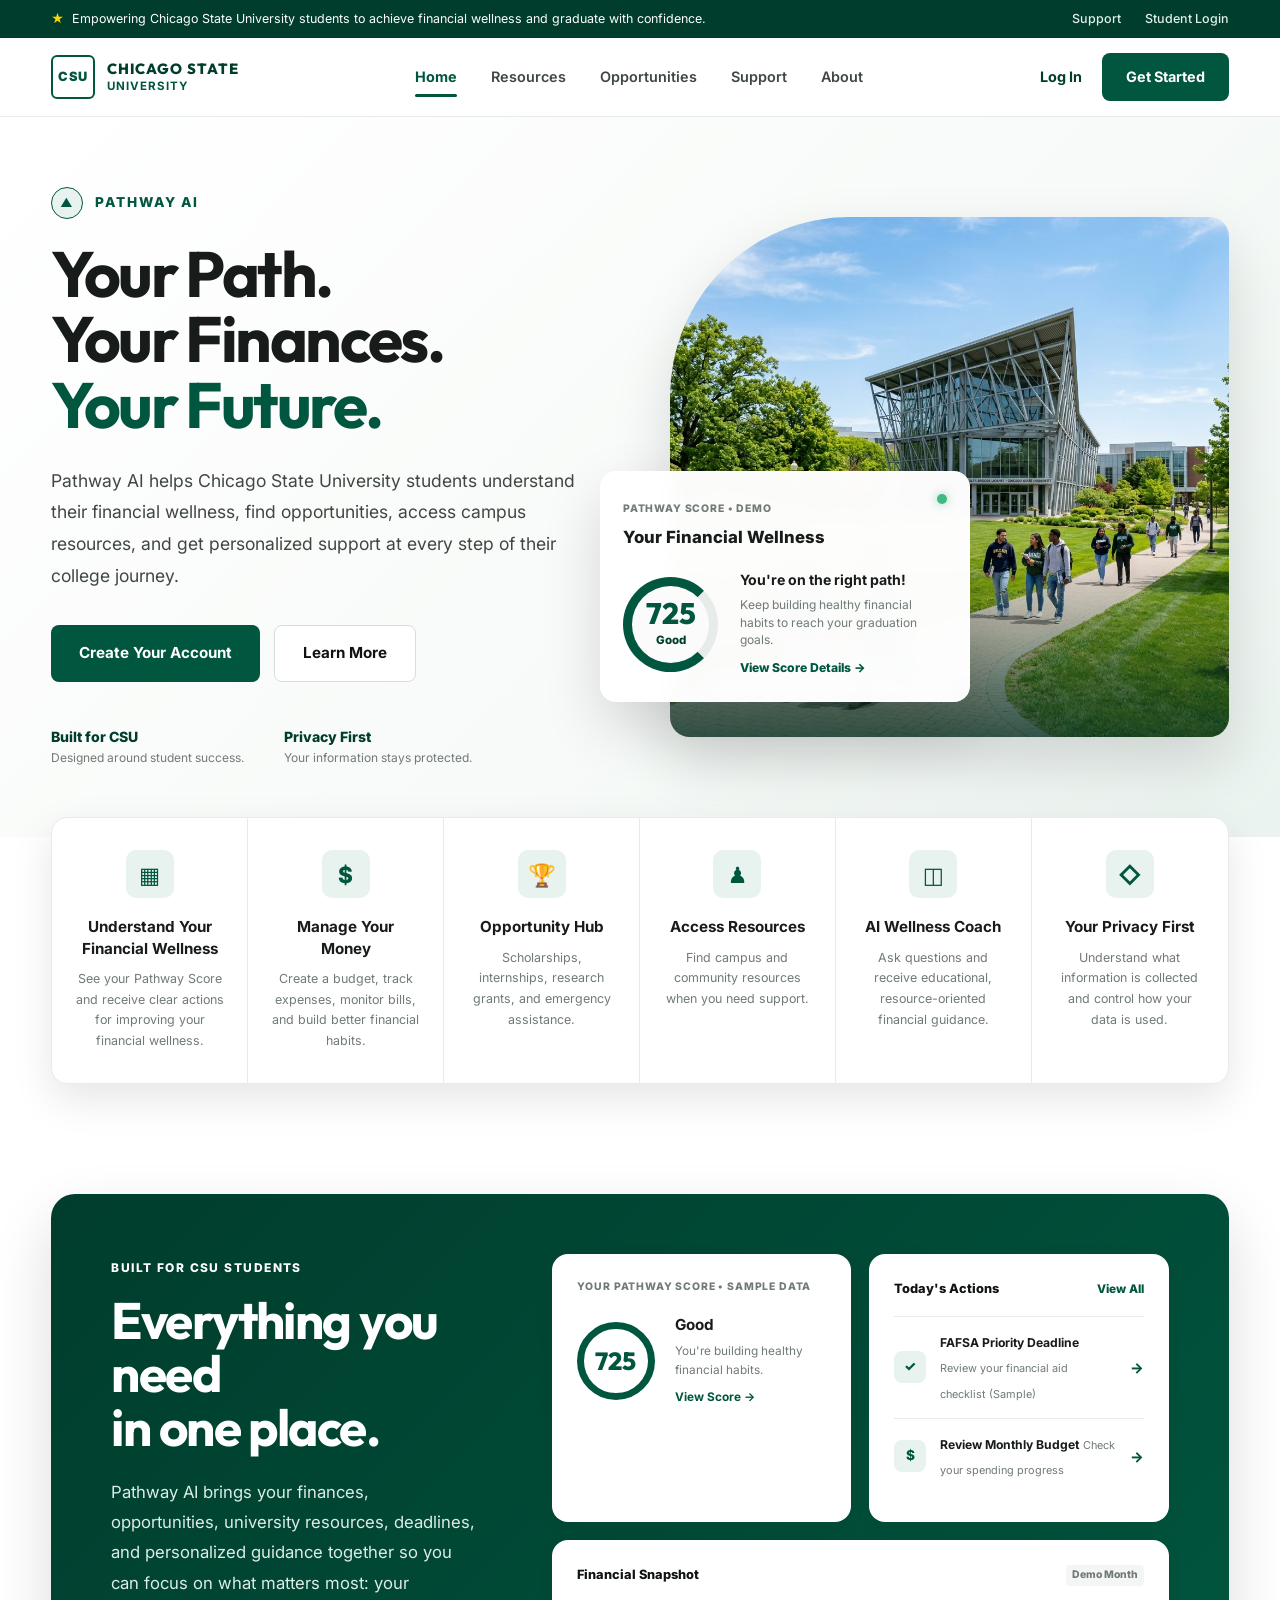
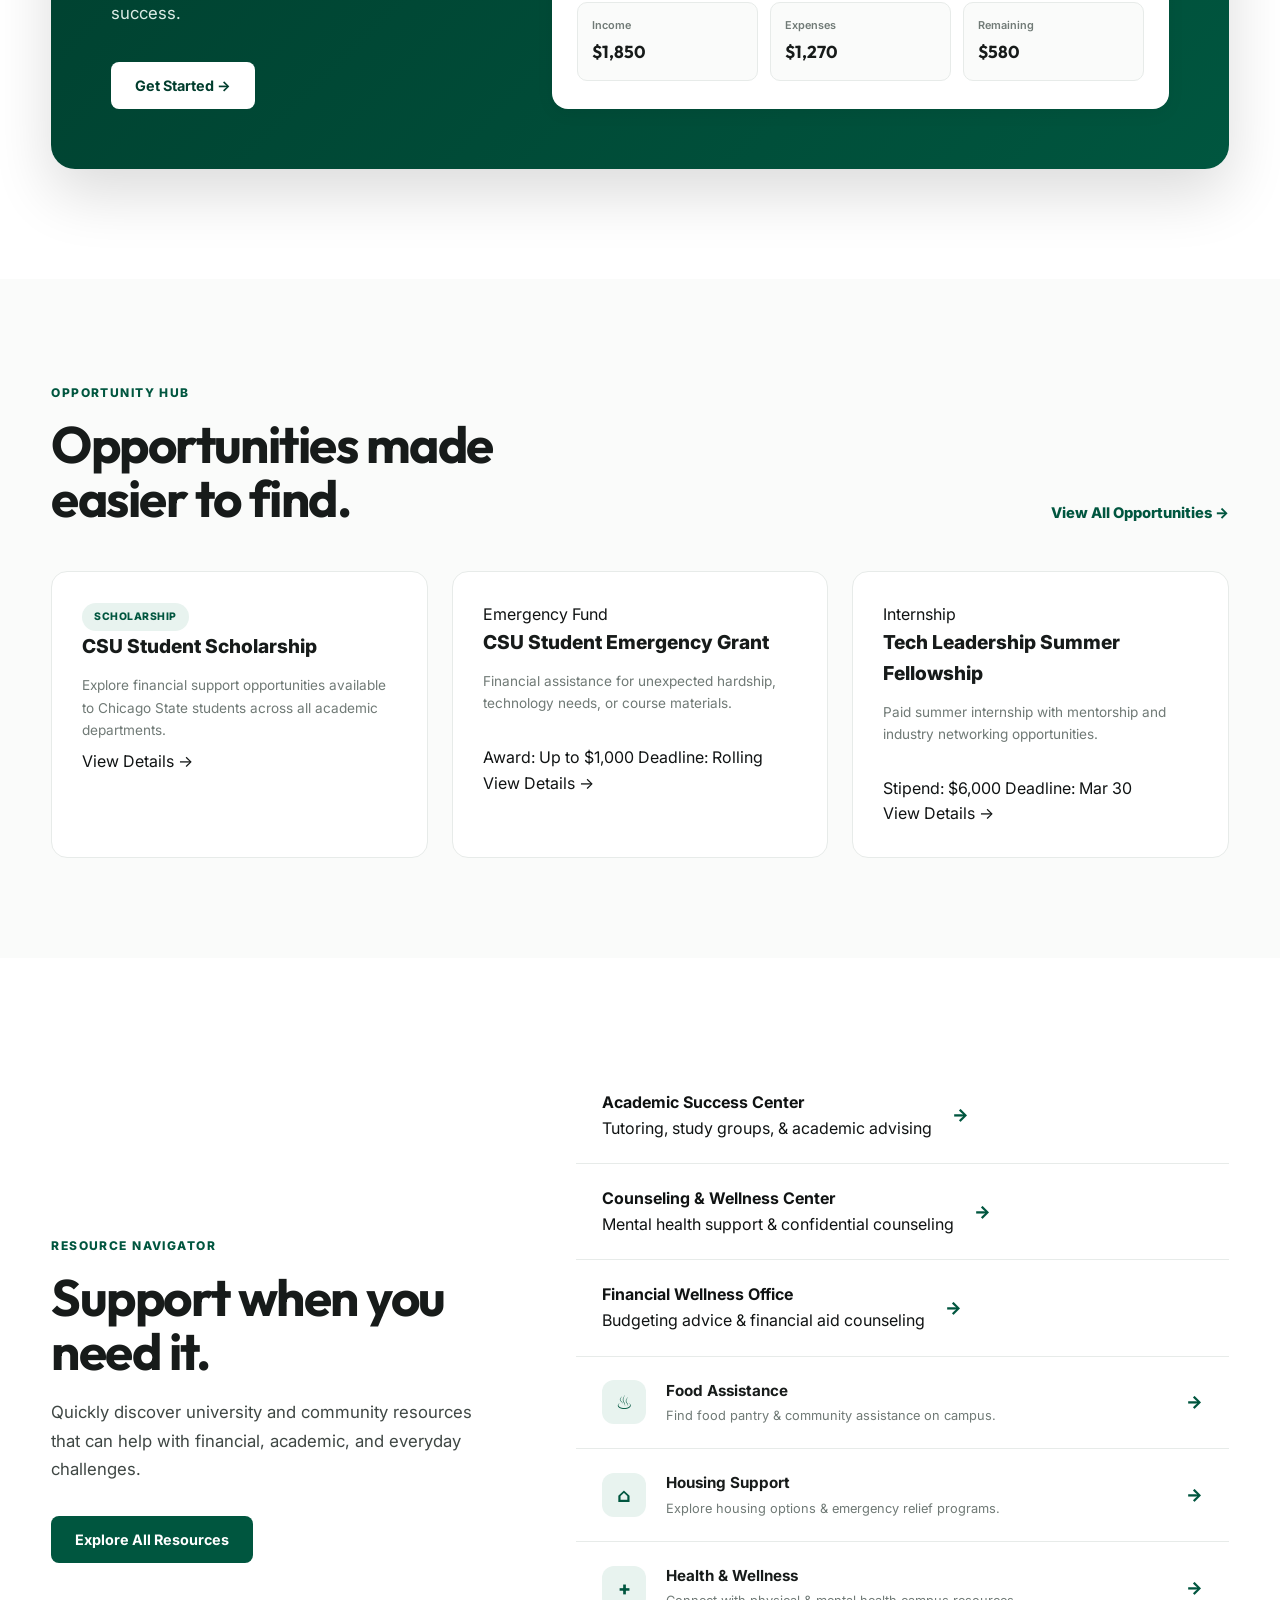
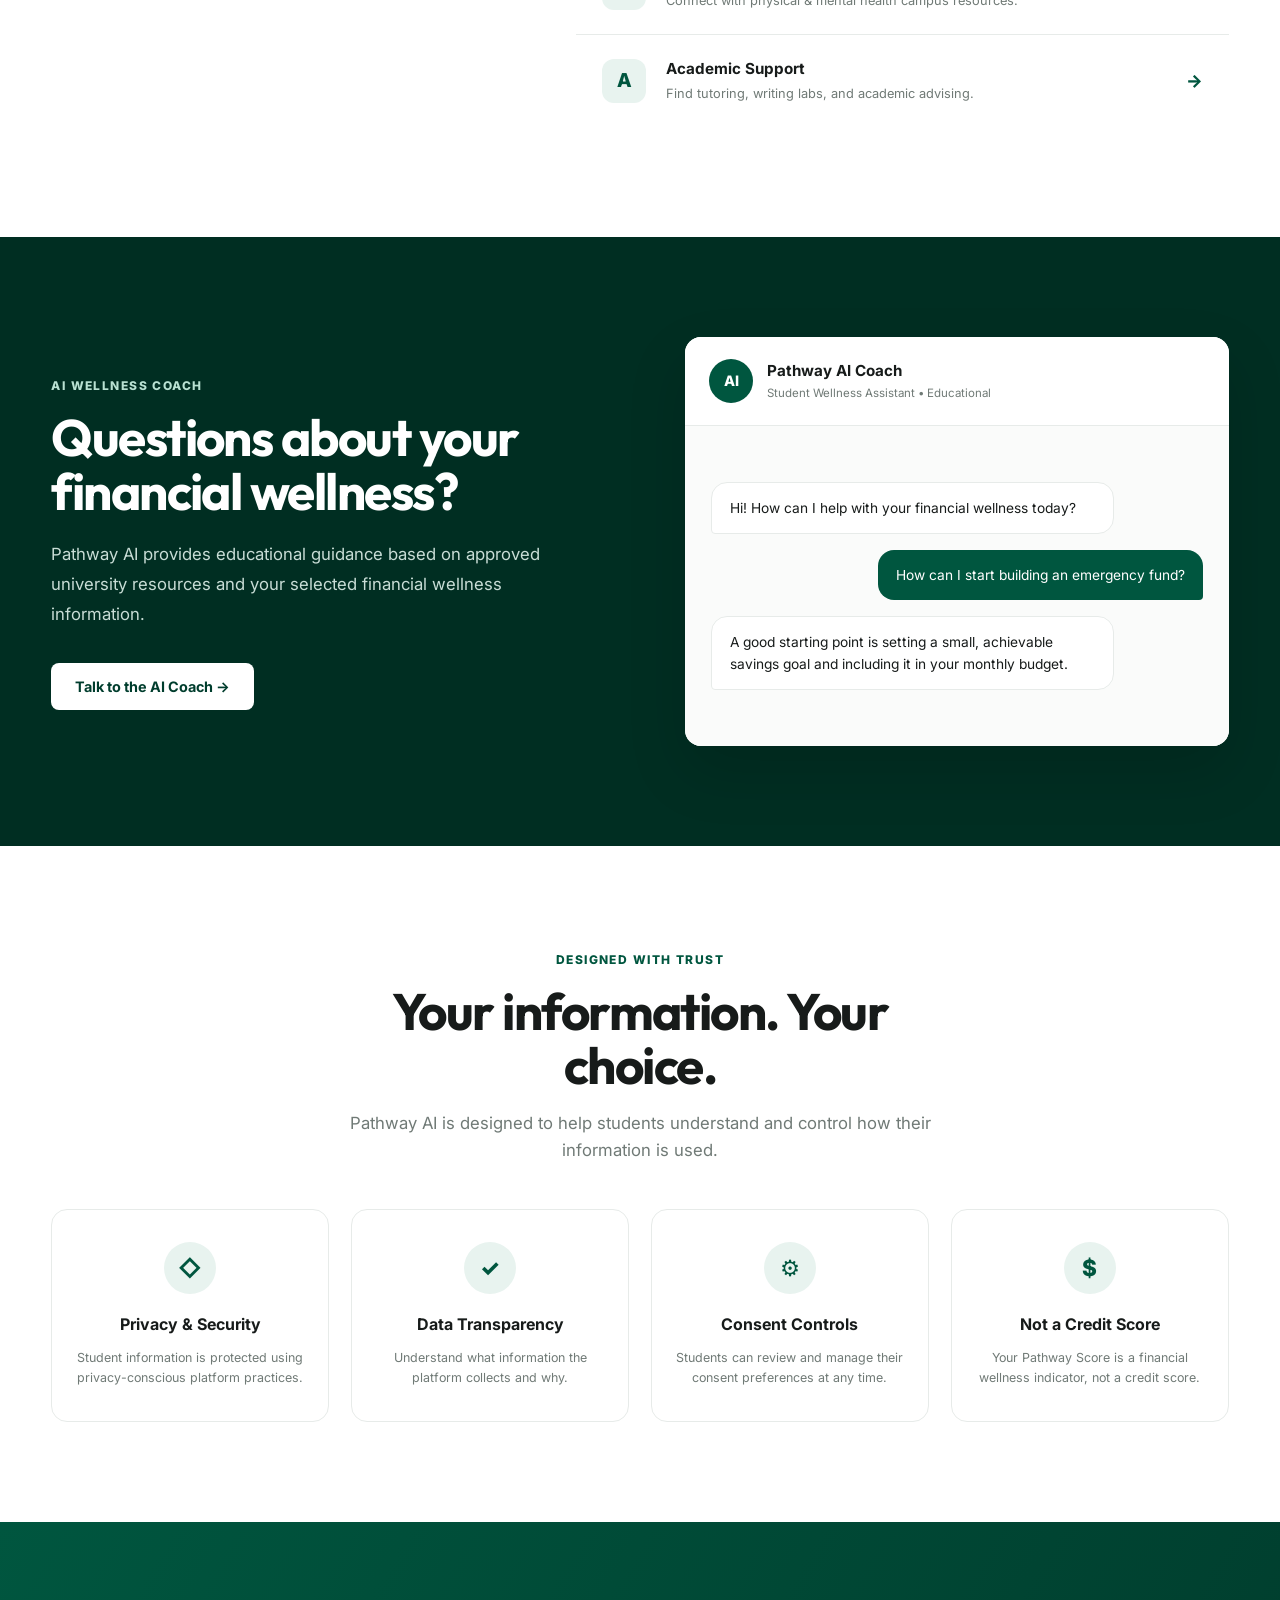
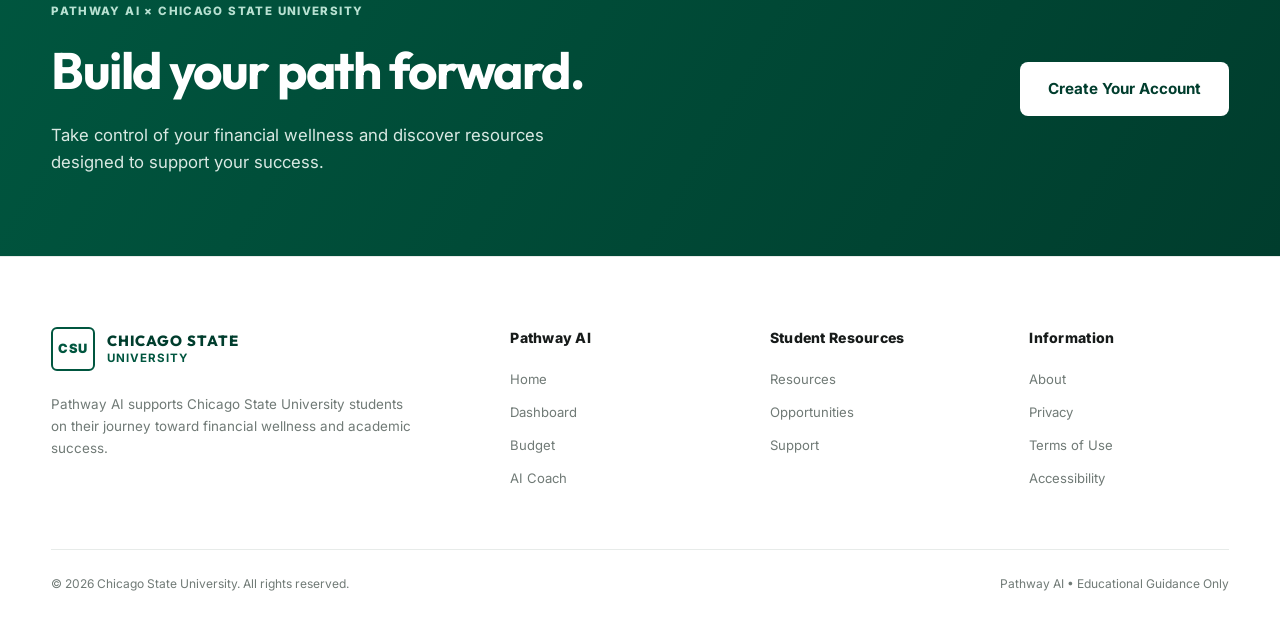
<file: index.html>
<!DOCTYPE html>
<html lang="en">
<head>
  <meta charset="UTF-8" />
  <meta name="viewport" content="width=device-width, initial-scale=1.0" />
  <meta name="color-scheme" content="light" />

  <title>Pathway AI | Chicago State University</title>

  <meta
    name="description"
    content="Pathway AI helps Chicago State University students understand their financial wellness, discover opportunities, access resources, and receive personalized guidance."
  />

  <!-- Fonts -->
  <link rel="preconnect" href="https://fonts.googleapis.com">
  <link rel="preconnect" href="https://fonts.gstatic.com" crossorigin>
  <link href="https://fonts.googleapis.com/css2?family=Inter:wght@400;500;600;700;800;900&family=Outfit:wght@600;700;800&display=swap" rel="stylesheet">

  <link rel="stylesheet" href="css/styles.css" />
</head>

<body>

  <!-- =========================================
       1. TOP UNIVERSITY BAR
  ========================================== -->

  <div class="university-bar">
    <div class="container university-bar-content">

      <p>
        <span class="star-icon">★</span> Empowering Chicago State University students to achieve financial wellness and graduate with confidence.
      </p>

      <div class="university-links">
        <a href="/support.html">Support</a>
        <a href="/signup-login.html">Student Login</a>
      </div>

    </div>
  </div>


  <!-- =========================================
       2. NAVIGATION
  ========================================== -->

  <header class="site-header" id="site-header">

    <div class="container navbar">

      <a href="/" class="brand" aria-label="Chicago State University Home">
        <div class="brand-mark">
          CSU
        </div>

        <div class="brand-text">
          <strong>CHICAGO STATE</strong>
          <span>UNIVERSITY</span>
        </div>
      </a>

      <nav class="nav-links" id="nav-links" aria-label="Main navigation">
        <a href="/" class="active">Home</a>
        <a href="/pages/resources.html">Resources</a>
        <a href="/pages/opportunities.html">Opportunities</a>
        <a href="/support.html">Support</a>
        <a href="/pages/about.html">About</a>
      </nav>

      <div class="nav-actions">
        <a href="/signup-login.html" class="login-link">
          Log In
        </a>

        <a href="/signup-login.html" class="btn btn-primary">
          Get Started
        </a>
      </div>

      <button
        class="mobile-menu-button"
        id="mobile-menu-toggle"
        aria-label="Toggle navigation menu"
        aria-expanded="false"
        aria-controls="mobile-nav-drawer"
      >
        ☰
      </button>

    </div>
  </header>

  <!-- Mobile Navigation Drawer -->
  <div class="mobile-nav-drawer" id="mobile-nav-drawer" aria-hidden="true">
      <div class="mobile-nav-header">
        <div class="brand">
          <div class="brand-mark">CSU</div>
          <div class="brand-text">
            <strong>CHICAGO STATE</strong>
            <span>UNIVERSITY</span>
          </div>
        </div>
        <button class="mobile-close-button" id="mobile-menu-close" aria-label="Close menu">&times;</button>
      </div>
      <nav class="mobile-nav-links">
        <a href="/" class="active">Home</a>
        <a href="/pages/resources.html">Resources</a>
        <a href="/pages/opportunities.html">Opportunities</a>
        <a href="/support.html">Support</a>
        <a href="/pages/about.html">About</a>
        <hr class="drawer-divider" />
        <a href="/dashboard.html">Dashboard</a>
        <a href="/budget.html">Budget Tracker</a>
        <a href="/coach.html">AI Wellness Coach</a>
      </nav>
      <div class="mobile-nav-footer">
        <a href="/signup-login.html" class="btn btn-outline btn-full">Log In</a>
        <a href="/signup-login.html" class="btn btn-primary btn-full">Get Started</a>
      </div>
    </div>
  <div class="mobile-backdrop" id="mobile-backdrop"></div>


  <main>

    <!-- =========================================
         3. HERO
    ========================================== -->

    <section class="hero">

      <div class="container hero-grid">

        <!-- LEFT -->
        <div class="hero-content">

          <div class="pathway-label">
            <div class="pathway-icon">
              ▲
            </div>
            <span>PATHWAY AI</span>
          </div>

          <h1>
            Your Path.<br>
            Your Finances.<br>
            <span>Your Future.</span>
          </h1>

          <p class="hero-description">
            Pathway AI helps Chicago State University students understand their financial wellness, find opportunities, access campus resources, and get personalized support at every step of their college journey.
          </p>

          <div class="hero-buttons">
            <a href="/signup-login.html" class="btn btn-primary btn-large">
              Create Your Account
            </a>

            <a href="#how-it-works" class="btn btn-outline btn-large">
              Learn More
            </a>
          </div>

          <div class="hero-trust">
            <div>
              <strong>Built for CSU</strong>
              <span>Designed around student success.</span>
            </div>

            <div>
              <strong>Privacy First</strong>
              <span>Your information stays protected.</span>
            </div>
          </div>

        </div>


        <!-- RIGHT -->
        <div class="hero-visual">

          <div class="hero-image-wrapper">

            <!-- Approved Chicago State University photography -->
            <div class="campus-container">
              <img
                src="images/csu-campus.jpg"
                alt="Chicago State University campus with students"
                class="campus-photo"
                loading="eager"
              />
              <div class="campus-overlay">
                <span>Chicago State University</span>
              </div>
            </div>


            <!-- DASHBOARD FLOATING CARD -->
            <div class="floating-score-card">

              <div class="score-card-header">
                <div>
                  <small>PATHWAY SCORE &bull; DEMO</small>
                  <h3>Your Financial Wellness</h3>
                </div>
                <span class="status-dot" title="Active Status"></span>
              </div>

              <div class="score-content">
                <div class="score-circle">
                  <span>725</span>
                  <small>Good</small>
                </div>

                <div class="score-message">
                  <strong>You're on the right path!</strong>
                  <p>
                    Keep building healthy financial habits to reach your graduation goals.
                  </p>
                  <a href="/dashboard.html">
                    View Score Details &rarr;
                  </a>
                </div>
              </div>

            </div>

          </div>

        </div>

      </div>

    </section>



    <!-- =========================================
         4. CORE FEATURES
    ========================================== -->

    <section class="features-section">

      <div class="container">

        <div class="feature-grid">

          <a href="/dashboard.html" class="feature-card">
            <div class="feature-icon">&#x25A6;</div>
            <h3>
              Understand Your
              Financial Wellness
            </h3>
            <p>
              See your Pathway Score and receive clear actions for improving your financial wellness.
            </p>
          </a>

          <a href="/budget.html" class="feature-card">
            <div class="feature-icon">$</div>
            <h3>
              Manage Your Money
            </h3>
            <p>
              Create a budget, track expenses, monitor bills, and build better financial habits.
            </p>
          </a>

          <a href="/pages/opportunities.html" class="feature-card">
            <div class="feature-icon feature-icon-purple">🏆</div>
            <h3>Opportunity Hub</h3>
            <p>Scholarships, internships, research grants, and emergency assistance.</p>
          </a>

          <a href="/pages/resources.html" class="feature-card">
            <div class="feature-icon">&#x265F;</div>
            <h3>
              Access Resources
            </h3>
            <p>
              Find campus and community resources when you need support.
            </p>
          </a>

          <a href="/pages/coach.html" class="feature-card">
            <div class="feature-icon">&#x25EB;</div>
            <h3>
              AI Wellness Coach
            </h3>
            <p>
              Ask questions and receive educational, resource-oriented financial guidance.
            </p>
          </a>

          <a href="/pages/privacy.html" class="feature-card">
            <div class="feature-icon">&#x25C7;</div>
            <h3>
              Your Privacy First
            </h3>
            <p>
              Understand what information is collected and control how your data is used.
            </p>
          </a>

        </div>

      </div>

    </section>



    <!-- =========================================
         5. EVERYTHING IN ONE PLACE (DASHBOARD PREVIEW)
    ========================================== -->

    <section class="platform-section" id="how-it-works">

      <div class="container platform-grid">

        <!-- LEFT -->
        <div class="platform-copy">
          <span class="eyebrow">
            BUILT FOR CSU STUDENTS
          </span>

          <h2>
            Everything you need<br>
            in one place.
          </h2>

          <p>
            Pathway AI brings your finances, opportunities, university resources, deadlines, and personalized guidance together so you can focus on what matters most: your success.
          </p>

          <a href="/signup-login.html" class="btn btn-light">
            Get Started &rarr;
          </a>
        </div>


        <!-- RIGHT DASHBOARD PREVIEW -->
        <div class="dashboard-preview">

          <!-- SCORE -->
          <div class="dashboard-card score-preview">
            <span class="card-label">
              YOUR PATHWAY SCORE &bull; SAMPLE DATA
            </span>

            <div class="mini-score">
              <div class="mini-score-circle">
                725
              </div>

              <div>
                <strong>Good</strong>
                <p>
                  You're building healthy financial habits.
                </p>
                <a href="/pages/dashboard.html">
                  View Score &rarr;
                </a>
              </div>
            </div>
          </div>


          <!-- ACTIONS -->
          <div class="dashboard-card">
            <div class="dashboard-card-title">
              <span>Today's Actions</span>
              <a href="/pages/dashboard.html">
                View All
              </a>
            </div>

            <div class="action-item">
              <div class="action-icon">&check;</div>
              <div>
                <strong>FAFSA Priority Deadline</strong>
                <small>Review your financial aid checklist (Sample)</small>
              </div>
              <span class="arrow-indicator">&rarr;</span>
            </div>

            <div class="action-item">
              <div class="action-icon">$</div>
              <div>
                <strong>Review Monthly Budget</strong>
                <small>Check your spending progress</small>
              </div>
              <span class="arrow-indicator">&rarr;</span>
            </div>
          </div>


          <!-- FINANCIAL SNAPSHOT -->
          <div class="dashboard-card financial-preview">
            <div class="dashboard-card-title">
              <span>Financial Snapshot</span>
              <small class="badge-sample">Demo Month</small>
            </div>

            <div class="financial-stats">
              <div>
                <span>Income</span>
                <strong>$1,850</strong>
              </div>

              <div>
                <span>Expenses</span>
                <strong>$1,270</strong>
              </div>

              <div>
                <span>Remaining</span>
                <strong>$580</strong>
              </div>
            </div>
          </div>

        </div>

      </div>

    </section>



    <!-- =========================================
         6. OPPORTUNITIES (OPPORTUNITY HUB)
    ========================================== -->

    <section class="content-section">

      <div class="container">

        <div class="section-heading">
          <div>
            <span class="eyebrow green">
              OPPORTUNITY HUB
            </span>

            <h2>
              Opportunities made<br>
              easier to find.
            </h2>
          </div>

          <a href="/pages/opportunities.html" class="text-link">
            View All Opportunities &rarr;
          </a>
        </div>


        <div class="opportunity-grid">

          <article class="opportunity-card">
            <div class="opportunity-card-body">
              <span class="opportunity-type">SCHOLARSHIP</span>
              <h3>CSU Student Scholarship</h3>
              <p>
                Explore financial support opportunities available to Chicago State students across all academic departments.
              </p>
              <a href="/pages/opportunities.html">View Details &rarr;</a>
            </div>
          </article>


          <!-- Opportunity 2 -->
          <div class="opportunity-card">
            <div class="opportunity-card-body">
              <span class="opportunity-tag tag-green">Emergency Fund</span>
              <h3>CSU Student Emergency Grant</h3>
              <p>Financial assistance for unexpected hardship, technology needs, or course materials.</p>
              <div class="opportunity-meta">
                <span>Award: Up to $1,000</span>
                <span>Deadline: Rolling</span>
              </div>
              <a href="/pages/opportunities.html">View Details &rarr;</a>
            </div>
          </div>

          <!-- Opportunity 3 -->
          <div class="opportunity-card">
            <div class="opportunity-card-body">
              <span class="opportunity-tag tag-amber">Internship</span>
              <h3>Tech Leadership Summer Fellowship</h3>
              <p>Paid summer internship with mentorship and industry networking opportunities.</p>
              <div class="opportunity-meta">
                <span>Stipend: $6,000</span>
                <span>Deadline: Mar 30</span>
              </div>
              <a href="/pages/opportunities.html">View Details &rarr;</a>
            </div>
          </div>

        </div>

      </div>

    </section>



    <!-- =========================================
         7. CAMPUS RESOURCES (RESOURCE NAVIGATOR)
    ========================================== -->

    <section class="resources-preview-section">

      <div class="container resources-preview-grid">

        <div>
          <span class="eyebrow green">
            RESOURCE NAVIGATOR
          </span>

          <h2>
            Support when you need it.
          </h2>

          <p class="section-description">
            Quickly discover university and community resources that can help with financial, academic, and everyday challenges.
          </p>
          <a href="/pages/resources.html" class="btn btn-primary">
            Explore All Resources
          </a>
        </div>


        <div class="resource-preview-list">
          <a href="/pages/resources.html" class="resource-row">
            <div class="resource-row-info">
              <h4>Academic Success Center</h4>
              <p>Tutoring, study groups, & academic advising</p>
            </div>
            <span class="resource-arrow">&rarr;</span>
          </a>

          <a href="/pages/resources.html" class="resource-row">
            <div class="resource-row-info">
              <h4>Counseling & Wellness Center</h4>
              <p>Mental health support & confidential counseling</p>
            </div>
            <span class="resource-arrow">&rarr;</span>
          </a>

          <a href="/pages/resources.html" class="resource-row">
            <div class="resource-row-info">
              <h4>Financial Wellness Office</h4>
              <p>Budgeting advice & financial aid counseling</p>
            </div>
            <span class="resource-arrow">&rarr;</span>
          </a>

          <a href="/pages/resources.html" class="resource-row">
            <span class="resource-icon">&#x2668;</span>
            <div class="resource-row-info">
              <strong>Food Assistance</strong>
              <small>Find food pantry &amp; community assistance on campus.</small>
            </div>
            <span class="resource-arrow">&rarr;</span>
          </a>

          <a href="/resources.html" class="resource-row">
            <span class="resource-icon">&#x2302;</span>
            <div>
              <strong>Housing Support</strong>
              <small>Explore housing options &amp; emergency relief programs.</small>
            </div>
            <span class="resource-arrow">&rarr;</span>
          </a>

          <a href="/resources.html" class="resource-row">
            <span class="resource-icon">+</span>
            <div>
              <strong>Health &amp; Wellness</strong>
              <small>Connect with physical &amp; mental health campus resources.</small>
            </div>
            <span class="resource-arrow">&rarr;</span>
          </a>

          <a href="/resources.html" class="resource-row">
            <span class="resource-icon">A</span>
            <div>
              <strong>Academic Support</strong>
              <small>Find tutoring, writing labs, and academic advising.</small>
            </div>
            <span class="resource-arrow">&rarr;</span>
          </a>

        </div>

      </div>

    </section>



    <!-- =========================================
         8. AI COACH CTA
    ========================================== -->

    <section class="coach-section">

      <div class="container coach-grid">

        <div>
          <span class="eyebrow light">
            AI WELLNESS COACH
          </span>

          <h2>
            Questions about your<br>
            financial wellness?
          </h2>

          <p>
            Pathway AI provides educational guidance based on approved university resources and your selected financial wellness information.
          </p>

          <a href="/coach.html" class="btn btn-light">
            Talk to the AI Coach &rarr;
          </a>
        </div>


        <div class="chat-preview">

          <div class="chat-header">
            <div class="coach-avatar">
              AI
            </div>
            <div>
              <strong>Pathway AI Coach</strong>
              <span>Student Wellness Assistant &bull; Educational</span>
            </div>
          </div>

          <div class="chat-body">

            <div class="chat-message assistant">
              Hi! How can I help with your financial wellness today?
            </div>

            <div class="chat-message user">
              How can I start building an emergency fund?
            </div>

            <div class="chat-message assistant">
              A good starting point is setting a small, achievable savings goal and including it in your monthly budget.
            </div>

          </div>

        </div>

      </div>

    </section>



    <!-- =========================================
         9. TRUST / PRIVACY
    ========================================== -->

    <section class="trust-section">

      <div class="container">

        <div class="section-heading centered">
          <div>
            <span class="eyebrow green">
              DESIGNED WITH TRUST
            </span>

            <h2>
              Your information. Your choice.
            </h2>

            <p>
              Pathway AI is designed to help students understand and control how their information is used.
            </p>
          </div>
        </div>


        <div class="trust-grid">

          <div class="trust-card">
            <span class="trust-icon">&#x25C7;</span>
            <h3>Privacy &amp; Security</h3>
            <p>
              Student information is protected using privacy-conscious platform practices.
            </p>
          </div>

          <div class="trust-card">
            <span class="trust-icon">&check;</span>
            <h3>Data Transparency</h3>
            <p>
              Understand what information the platform collects and why.
            </p>
          </div>

          <div class="trust-card">
            <span class="trust-icon">&#x2699;</span>
            <h3>Consent Controls</h3>
            <p>
              Students can review and manage their consent preferences at any time.
            </p>
          </div>

          <div class="trust-card">
            <span class="trust-icon">$</span>
            <h3>Not a Credit Score</h3>
            <p>
              Your Pathway Score is a financial wellness indicator, not a credit score.
            </p>
          </div>

        </div>

      </div>

    </section>



    <!-- =========================================
         10. FINAL CTA
    ========================================== -->

    <section class="final-cta">

      <div class="container final-cta-content">

        <div>
          <span class="final-cta-tag">PATHWAY AI &times; CHICAGO STATE UNIVERSITY</span>
          <h2>
            Build your path forward.
          </h2>
          <p>
            Take control of your financial wellness and discover resources designed to support your success.
          </p>
        </div>

        <a href="/signup-login.html" class="btn btn-light btn-large">
          Create Your Account
        </a>

      </div>

    </section>

  </main>



  <!-- =========================================
       11. FOOTER
  ========================================== -->

  <footer class="footer">

    <div class="container footer-grid">

      <div class="footer-brand">
        <a href="/" class="brand">
          <div class="brand-mark">
            CSU
          </div>
          <div class="brand-text">
            <strong>CHICAGO STATE</strong>
            <span>UNIVERSITY</span>
          </div>
        </a>

        <p>
          Pathway AI supports Chicago State University students on their journey toward financial wellness and academic success.
        </p>
      </div>


      <div class="footer-column">
        <h4>Pathway AI</h4>
        <a href="/">Home</a>
        <a href="/dashboard.html">Dashboard</a>
        <a href="/budget.html">Budget</a>
        <a href="/coach.html">AI Coach</a>
      </div>


      <div class="footer-column">
        <h4>Student Resources</h4>
        <a href="/pages/resources.html">Resources</a>
        <a href="/pages/opportunities.html">Opportunities</a>
        <a href="/support.html">Support</a>
      </div>


      <div class="footer-column">
        <h4>Information</h4>
        <a href="/pages/about.html">About</a>
        <a href="/privacy.html">Privacy</a>
        <a href="/terms.html">Terms of Use</a>
        <a href="/accessibility.html">Accessibility</a>
      </div>

    </div>


    <div class="container footer-bottom">
      <span>
        &copy; 2026 Chicago State University. All rights reserved.
      </span>

      <span>
        Pathway AI &bull; Educational Guidance Only
      </span>
    </div>

  </footer>

  <!-- Script for Mobile Menu & Interactivity -->
  <script src="js/main.js"></script>

</body>
</html>
</file>
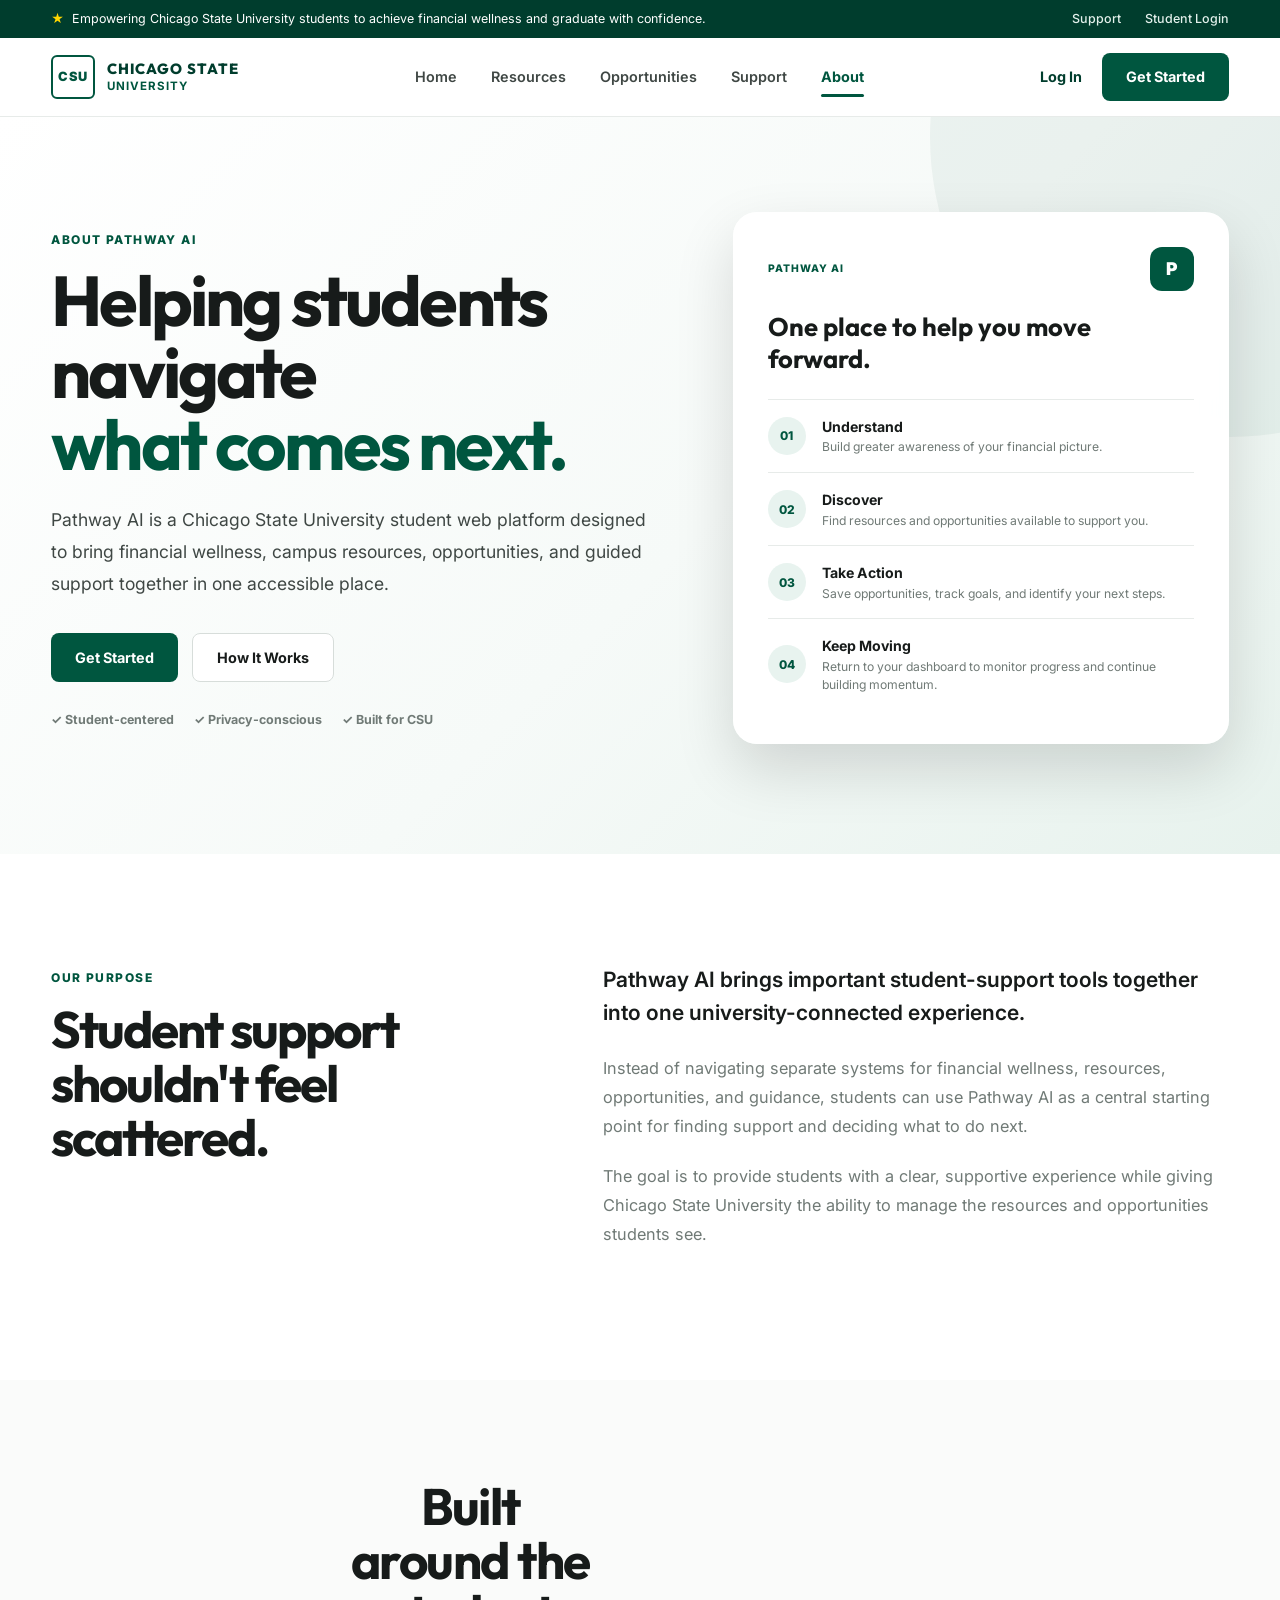
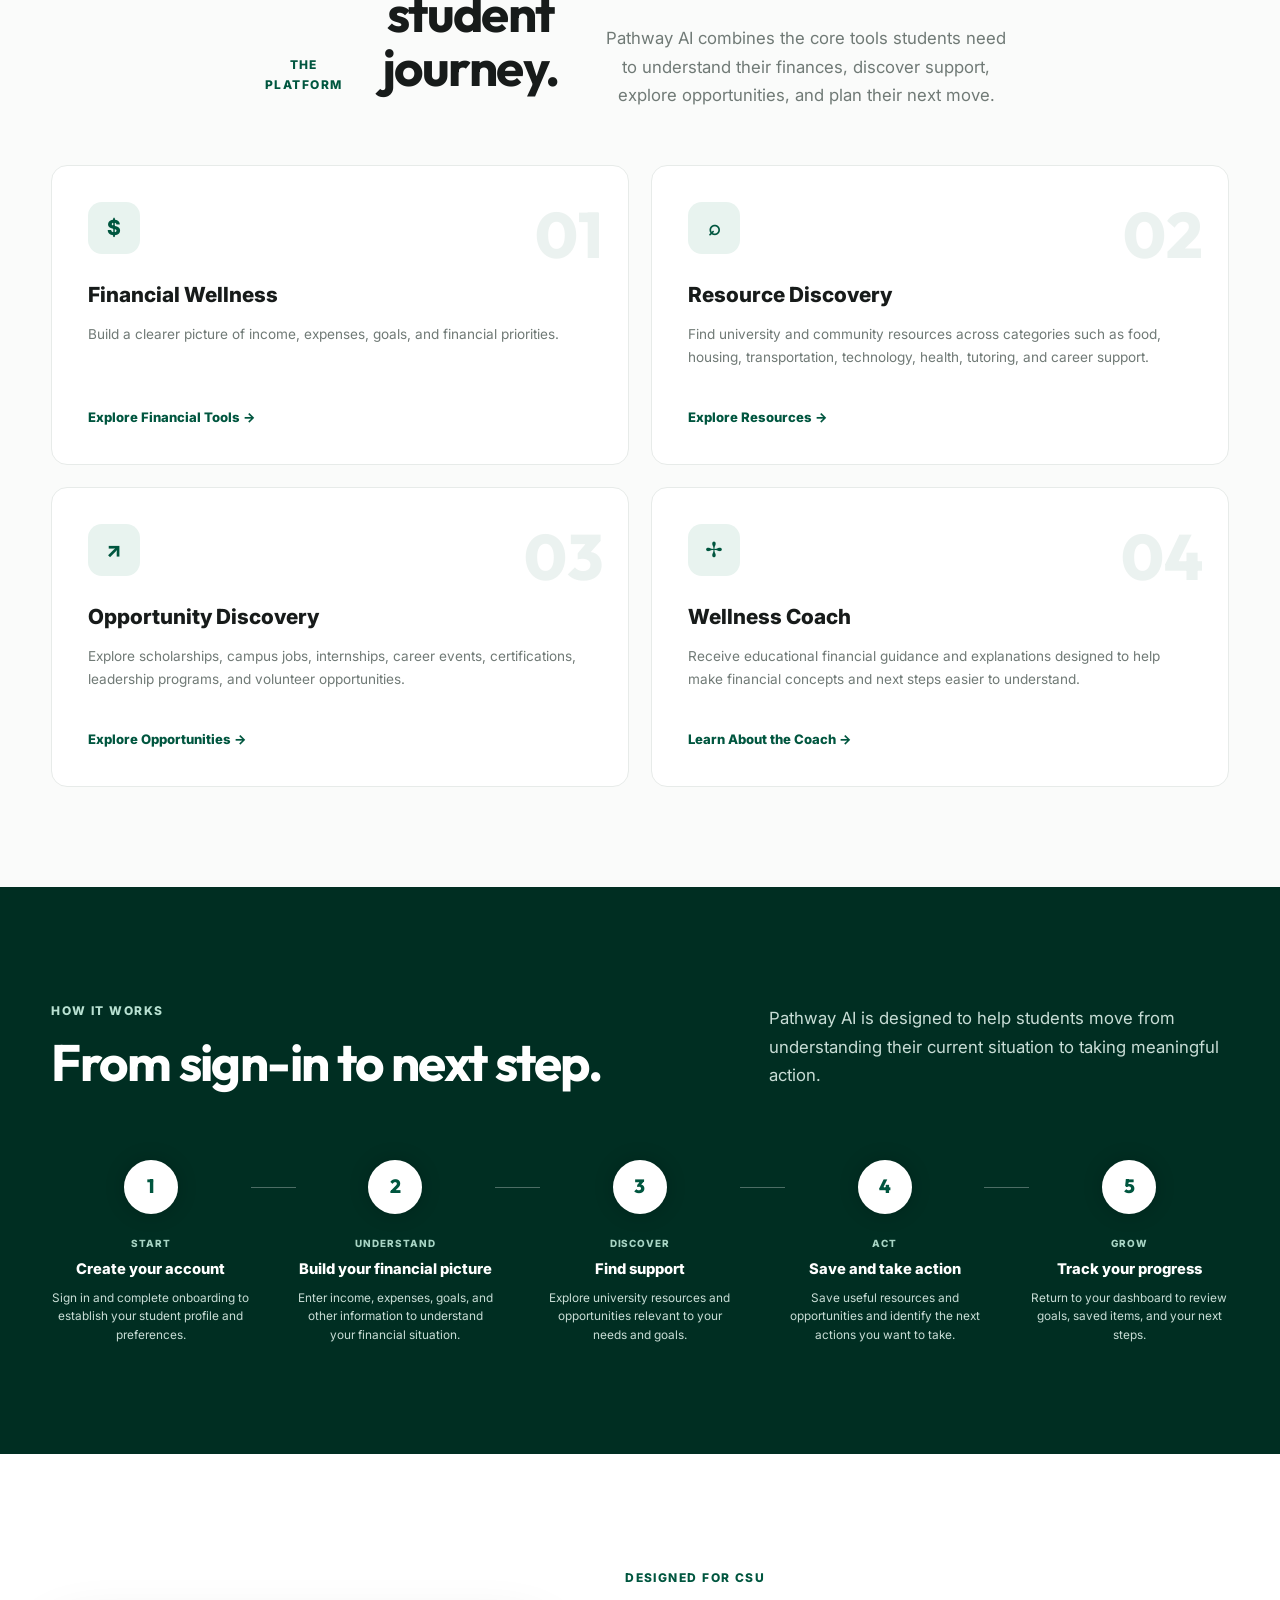
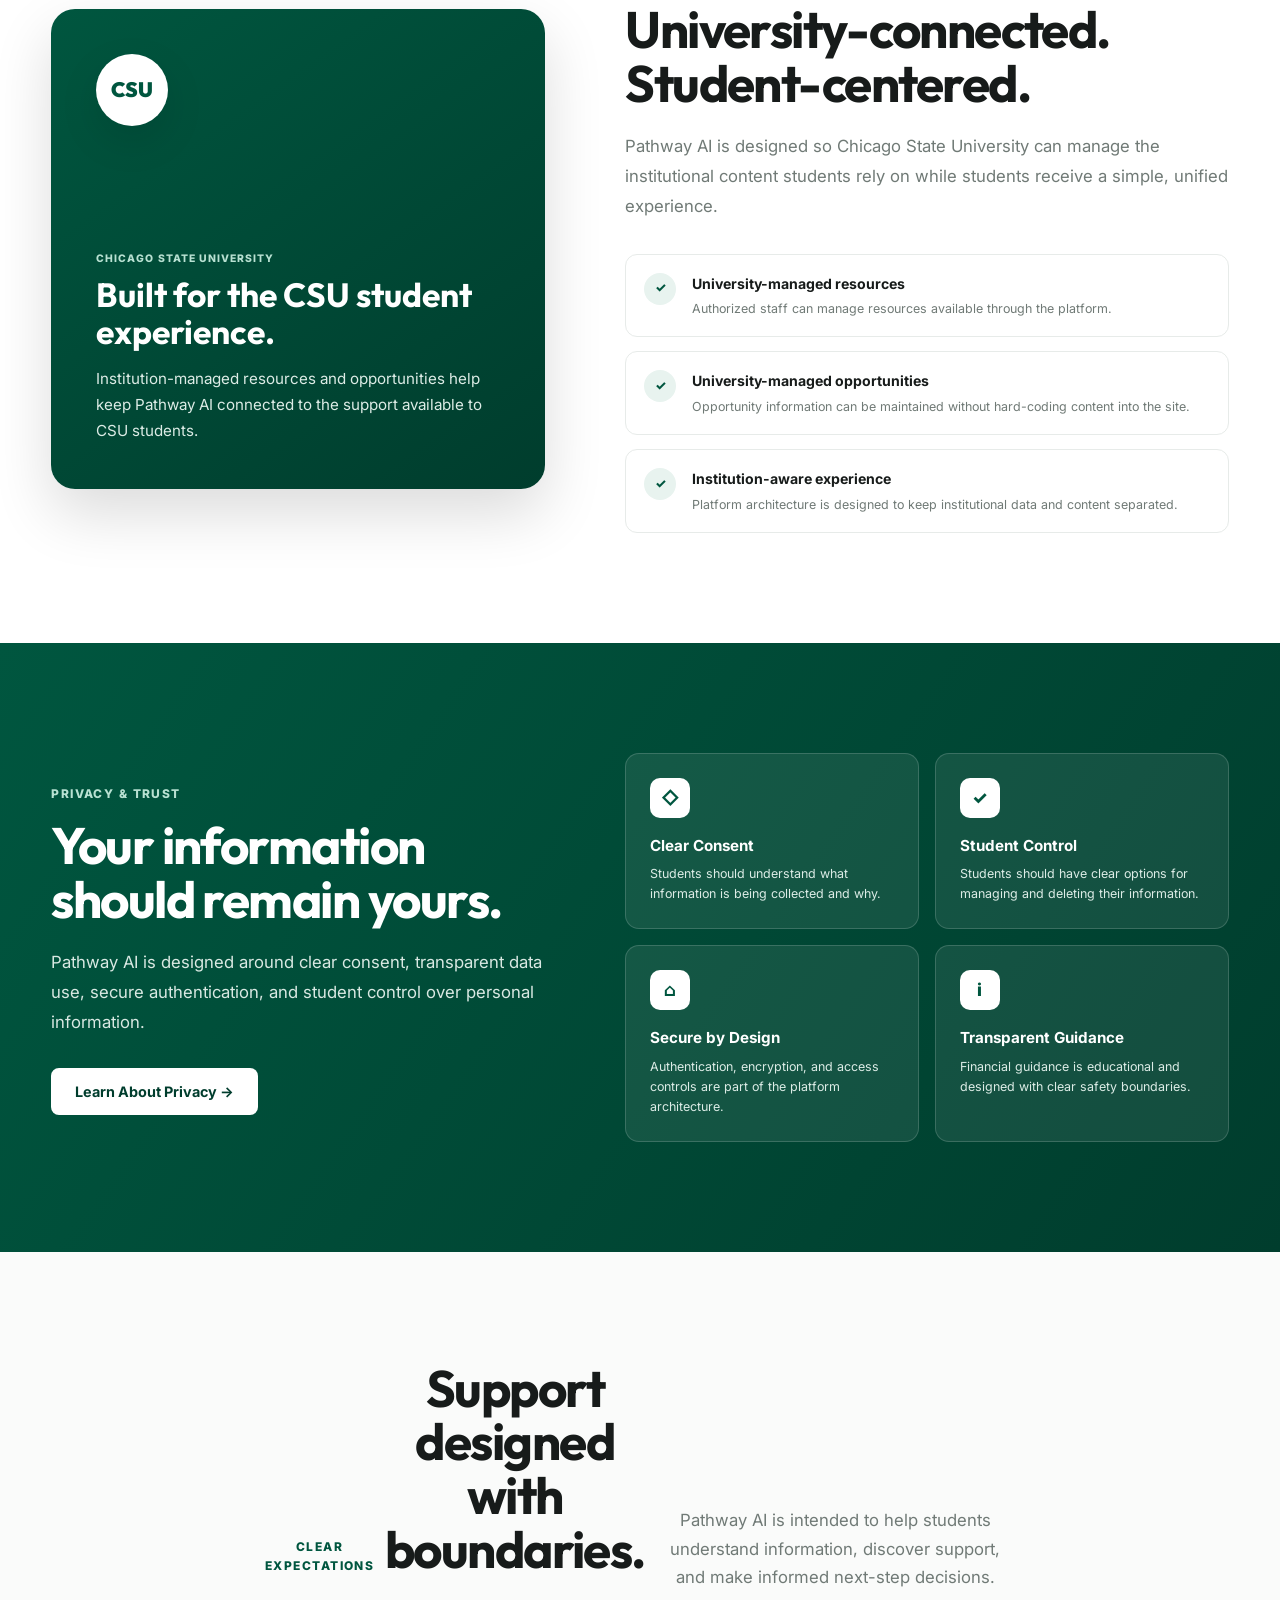
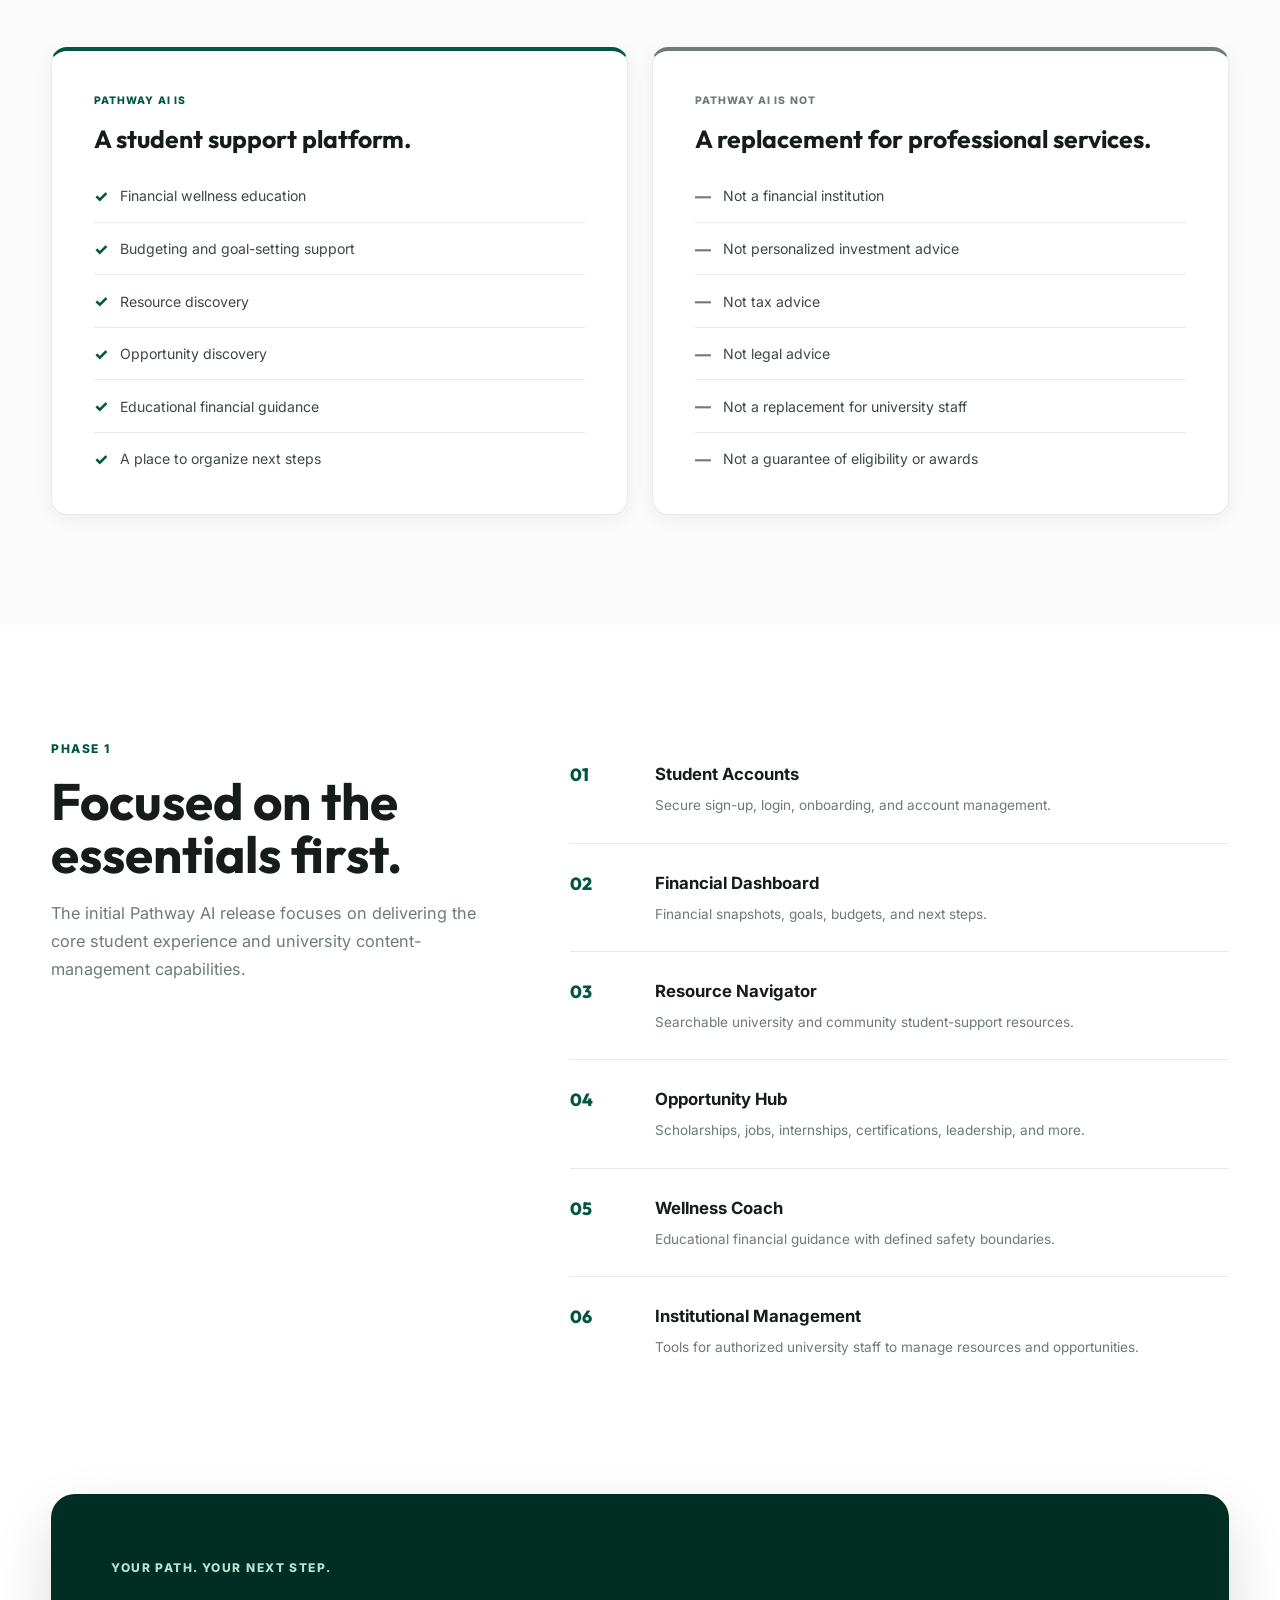
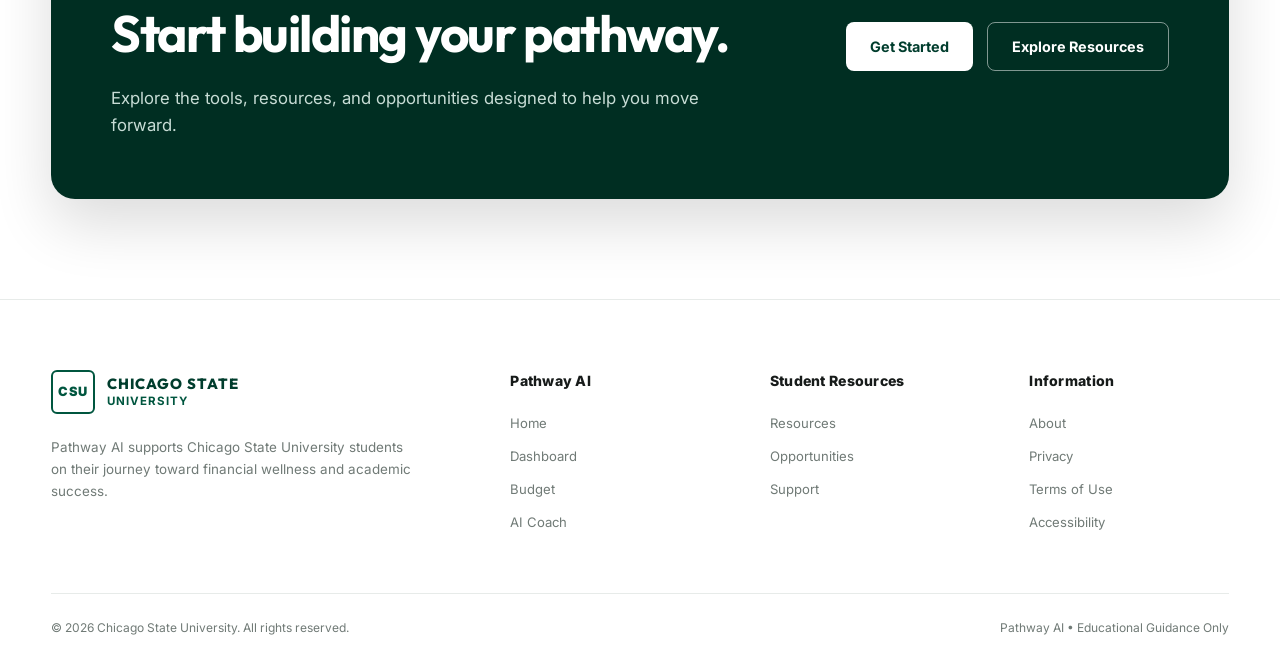
<file: about.html>
<!DOCTYPE html>
<html lang="en">
<head>
  <meta charset="UTF-8" />
  <meta name="viewport" content="width=device-width, initial-scale=1.0" />
  <meta name="color-scheme" content="light" />

  <title>About Pathway AI | Chicago State University</title>

  <meta
    name="description"
    content="Learn about Pathway AI, Chicago State University's student financial wellness, resource discovery, opportunity discovery, and support platform."
  />

  <!-- Google Fonts -->
  <link rel="preconnect" href="https://fonts.googleapis.com">
  <link rel="preconnect" href="https://fonts.gstatic.com" crossorigin>
  <link href="https://fonts.googleapis.com/css2?family=Inter:wght@400;500;600;700;800;900&family=Outfit:wght@600;700;800&display=swap" rel="stylesheet">

  <!-- Existing global styles -->
  <link rel="stylesheet" href="styles.css" />

  <!-- About page styles -->
  <link rel="stylesheet" href="about.css" />
</head>

<body>

  <!-- =====================================================
       1. UNIVERSITY ANNOUNCEMENT BAR
  ====================================================== -->

  <div class="university-bar">
    <div class="container university-bar-content">
      <p>
        <span class="star-icon">★</span> Empowering Chicago State University students to achieve financial wellness and graduate with confidence.
      </p>

      <div class="university-links">
        <a href="/support.html">Support</a>
        <a href="/signup-login.html">Student Login</a>
      </div>
    </div>
  </div>


  <!-- =====================================================
       2. NAVIGATION HEADER
  ====================================================== -->

  <header class="site-header" id="site-header">
    <div class="container navbar">

      <a href="/" class="brand" aria-label="Chicago State University Home">
        <div class="brand-mark">CSU</div>
        <div class="brand-text">
          <strong>CHICAGO STATE</strong>
          <span>UNIVERSITY</span>
        </div>
      </a>

      <nav class="nav-links" aria-label="Main navigation">
        <a href="/">Home</a>
        <a href="/resources.html">Resources</a>
        <a href="/opportunities.html">Opportunities</a>
        <a href="/support.html">Support</a>
        <a href="/about.html" class="active">About</a>
      </nav>

      <div class="nav-actions">
        <a href="/signup-login.html" class="login-link">Log In</a>
        <a href="/signup-login.html" class="btn btn-primary">Get Started</a>
      </div>

      <button
        class="mobile-menu-button"
        id="mobile-menu-toggle"
        aria-label="Open navigation menu"
        aria-expanded="false"
        aria-controls="mobile-nav-drawer"
      >
        ☰
      </button>

    </div>
  </header>

  <!-- Mobile Navigation Drawer -->
  <div class="mobile-nav-drawer" id="mobile-nav-drawer" aria-hidden="true">
      <div class="mobile-nav-header">
        <div class="brand">
          <div class="brand-mark">CSU</div>
          <div class="brand-text">
            <strong>CHICAGO STATE</strong>
            <span>UNIVERSITY</span>
          </div>
        </div>
        <button class="mobile-close-button" id="mobile-menu-close" aria-label="Close menu">&times;</button>
      </div>
      <nav class="mobile-nav-links">
        <a href="/">Home</a>
        <a href="/resources.html">Resources</a>
        <a href="/opportunities.html">Opportunities</a>
        <a href="/support.html">Support</a>
        <a href="/about.html" class="active">About</a>
        <hr class="drawer-divider" />
        <a href="/dashboard.html">Dashboard</a>
        <a href="/budget.html">Budget Tracker</a>
        <a href="/coach.html">AI Wellness Coach</a>
      </nav>
      <div class="mobile-nav-footer">
        <a href="/signup-login.html" class="btn btn-outline btn-full">Log In</a>
        <a href="/signup-login.html" class="btn btn-primary btn-full">Get Started</a>
      </div>
    </div>
  <div class="mobile-backdrop" id="mobile-backdrop"></div>


  <main>

    <!-- =====================================================
         3. ABOUT HERO
    ====================================================== -->

    <section class="about-hero">
      <div class="container about-hero-grid">

        <!-- LEFT CONTENT -->
        <div class="about-hero-content">
          <span class="eyebrow green">ABOUT PATHWAY AI</span>
          <h1>
            Helping students navigate<br>
            <span>what comes next.</span>
          </h1>

          <p class="about-hero-lead">
            Pathway AI is a Chicago State University student web platform designed to bring financial wellness, campus resources, opportunities, and guided support together in one accessible place.
          </p>

          <div class="about-hero-actions">
            <a href="/signup-login.html" class="btn btn-primary">
              Get Started
            </a>
            <a href="#how-it-works" class="btn btn-secondary">
              How It Works
            </a>
          </div>

          <div class="about-trust-row">
            <span>&check; Student-centered</span>
            <span>&check; Privacy-conscious</span>
            <span>&check; Built for CSU</span>
          </div>
        </div>

        <!-- RIGHT VISUAL CARD -->
        <div class="about-hero-visual">
          <div class="mission-preview-card">
            <div class="mission-preview-top">
              <span class="mission-small-label">PATHWAY AI</span>
              <div class="mission-logo">P</div>
            </div>

            <h3>One place to help you move forward.</h3>

            <div class="mission-pathway-list">

              <div class="mission-pathway-item">
                <div class="pathway-number">01</div>
                <div>
                  <strong>Understand</strong>
                  <p>Build greater awareness of your financial picture.</p>
                </div>
              </div>

              <div class="mission-pathway-item">
                <div class="pathway-number">02</div>
                <div>
                  <strong>Discover</strong>
                  <p>Find resources and opportunities available to support you.</p>
                </div>
              </div>

              <div class="mission-pathway-item">
                <div class="pathway-number">03</div>
                <div>
                  <strong>Take Action</strong>
                  <p>Save opportunities, track goals, and identify your next steps.</p>
                </div>
              </div>

              <div class="mission-pathway-item">
                <div class="pathway-number">04</div>
                <div>
                  <strong>Keep Moving</strong>
                  <p>Return to your dashboard to monitor progress and continue building momentum.</p>
                </div>
              </div>

            </div>
          </div>
        </div>

      </div>
    </section>


    <!-- =====================================================
         4. MISSION / PURPOSE
    ====================================================== -->

    <section class="mission-section">
      <div class="container mission-grid">

        <div class="mission-heading">
          <span class="eyebrow green">OUR PURPOSE</span>
          <h2>Student support shouldn't feel scattered.</h2>
        </div>

        <div class="mission-copy">
          <p class="mission-large-text">
            Pathway AI brings important student-support tools together into one university-connected experience.
          </p>
          <p>
            Instead of navigating separate systems for financial wellness, resources, opportunities, and guidance, students can use Pathway AI as a central starting point for finding support and deciding what to do next.
          </p>
          <p>
            The goal is to provide students with a clear, supportive experience while giving Chicago State University the ability to manage the resources and opportunities students see.
          </p>
        </div>

      </div>
    </section>


    <!-- =====================================================
         5. WHAT PATHWAY AI DOES (PLATFORM MODULES)
    ====================================================== -->

    <section class="what-we-do-section">
      <div class="container">

        <div class="section-heading centered">
          <span class="eyebrow green">THE PLATFORM</span>
          <h2>Built around the student journey.</h2>
          <p>
            Pathway AI combines the core tools students need to understand their finances, discover support, explore opportunities, and plan their next move.
          </p>
        </div>

        <div class="about-feature-grid">

          <!-- FINANCIAL -->
          <article class="about-feature-card">
            <div class="about-feature-number">01</div>
            <div class="about-feature-icon">$</div>
            <h3>Financial Wellness</h3>
            <p>
              Build a clearer picture of income, expenses, goals, and financial priorities.
            </p>
            <a href="/budget.html">Explore Financial Tools &rarr;</a>
          </article>

          <!-- RESOURCES -->
          <article class="about-feature-card">
            <div class="about-feature-number">02</div>
            <div class="about-feature-icon">&#x2315;</div>
            <h3>Resource Discovery</h3>
            <p>
              Find university and community resources across categories such as food, housing, transportation, technology, health, tutoring, and career support.
            </p>
            <a href="/resources.html">Explore Resources &rarr;</a>
          </article>

          <!-- OPPORTUNITIES -->
          <article class="about-feature-card">
            <div class="about-feature-number">03</div>
            <div class="about-feature-icon">&#x2197;</div>
            <h3>Opportunity Discovery</h3>
            <p>
              Explore scholarships, campus jobs, internships, career events, certifications, leadership programs, and volunteer opportunities.
            </p>
            <a href="/opportunities.html">Explore Opportunities &rarr;</a>
          </article>

          <!-- AI COACH -->
          <article class="about-feature-card">
            <div class="about-feature-number">04</div>
            <div class="about-feature-icon">&#x2722;</div>
            <h3>Wellness Coach</h3>
            <p>
              Receive educational financial guidance and explanations designed to help make financial concepts and next steps easier to understand.
            </p>
            <a href="/coach.html">Learn About the Coach &rarr;</a>
          </article>

        </div>

      </div>
    </section>


    <!-- =====================================================
         6. HOW IT WORKS (STUDENT JOURNEY TIMELINE)
    ====================================================== -->

    <section class="how-it-works-section" id="how-it-works">
      <div class="container">

        <div class="how-it-works-heading">
          <div>
            <span class="eyebrow light">HOW IT WORKS</span>
            <h2>From sign-in to next step.</h2>
          </div>
          <p>
            Pathway AI is designed to help students move from understanding their current situation to taking meaningful action.
          </p>
        </div>

        <div class="student-journey">

          <!-- STEP 1 -->
          <div class="journey-step">
            <div class="journey-marker">1</div>
            <div class="journey-content">
              <span>START</span>
              <h3>Create your account</h3>
              <p>Sign in and complete onboarding to establish your student profile and preferences.</p>
            </div>
          </div>

          <div class="journey-line"></div>

          <!-- STEP 2 -->
          <div class="journey-step">
            <div class="journey-marker">2</div>
            <div class="journey-content">
              <span>UNDERSTAND</span>
              <h3>Build your financial picture</h3>
              <p>Enter income, expenses, goals, and other information to understand your financial situation.</p>
            </div>
          </div>

          <div class="journey-line"></div>

          <!-- STEP 3 -->
          <div class="journey-step">
            <div class="journey-marker">3</div>
            <div class="journey-content">
              <span>DISCOVER</span>
              <h3>Find support</h3>
              <p>Explore university resources and opportunities relevant to your needs and goals.</p>
            </div>
          </div>

          <div class="journey-line"></div>

          <!-- STEP 4 -->
          <div class="journey-step">
            <div class="journey-marker">4</div>
            <div class="journey-content">
              <span>ACT</span>
              <h3>Save and take action</h3>
              <p>Save useful resources and opportunities and identify the next actions you want to take.</p>
            </div>
          </div>

          <div class="journey-line"></div>

          <!-- STEP 5 -->
          <div class="journey-step">
            <div class="journey-marker">5</div>
            <div class="journey-content">
              <span>GROW</span>
              <h3>Track your progress</h3>
              <p>Return to your dashboard to review goals, saved items, and your next steps.</p>
            </div>
          </div>

        </div>

      </div>
    </section>


    <!-- =====================================================
         7. DESIGNED FOR CSU
    ====================================================== -->

    <section class="csu-section">
      <div class="container csu-grid">

        <div class="csu-visual">
          <div class="csu-large-card">
            <div class="csu-card-logo">CSU</div>
            <span>CHICAGO STATE UNIVERSITY</span>
            <h3>Built for the CSU student experience.</h3>
            <p>
              Institution-managed resources and opportunities help keep Pathway AI connected to the support available to CSU students.
            </p>
          </div>
        </div>

        <div class="csu-content">
          <span class="eyebrow green">DESIGNED FOR CSU</span>
          <h2>University-connected.<br>Student-centered.</h2>
          <p>
            Pathway AI is designed so Chicago State University can manage the institutional content students rely on while students receive a simple, unified experience.
          </p>

          <div class="csu-feature-list">

            <div class="csu-feature">
              <span>&check;</span>
              <div>
                <strong>University-managed resources</strong>
                <p>Authorized staff can manage resources available through the platform.</p>
              </div>
            </div>

            <div class="csu-feature">
              <span>&check;</span>
              <div>
                <strong>University-managed opportunities</strong>
                <p>Opportunity information can be maintained without hard-coding content into the site.</p>
              </div>
            </div>

            <div class="csu-feature">
              <span>&check;</span>
              <div>
                <strong>Institution-aware experience</strong>
                <p>Platform architecture is designed to keep institutional data and content separated.</p>
              </div>
            </div>

          </div>
        </div>

      </div>
    </section>


    <!-- =====================================================
         8. PRIVACY & TRUST
    ====================================================== -->

    <section class="about-privacy-section">
      <div class="container privacy-grid">

        <div class="privacy-content">
          <span class="eyebrow light">PRIVACY &amp; TRUST</span>
          <h2>Your information should remain yours.</h2>
          <p>
            Pathway AI is designed around clear consent, transparent data use, secure authentication, and student control over personal information.
          </p>
          <a href="/privacy.html" class="btn btn-light">
            Learn About Privacy &rarr;
          </a>
        </div>

        <div class="privacy-principles">

          <div class="privacy-principle">
            <div class="privacy-icon">&#x25C7;</div>
            <div>
              <strong>Clear Consent</strong>
              <p>Students should understand what information is being collected and why.</p>
            </div>
          </div>

          <div class="privacy-principle">
            <div class="privacy-icon">&check;</div>
            <div>
              <strong>Student Control</strong>
              <p>Students should have clear options for managing and deleting their information.</p>
            </div>
          </div>

          <div class="privacy-principle">
            <div class="privacy-icon">&#x2302;</div>
            <div>
              <strong>Secure by Design</strong>
              <p>Authentication, encryption, and access controls are part of the platform architecture.</p>
            </div>
          </div>

          <div class="privacy-principle">
            <div class="privacy-icon">i</div>
            <div>
              <strong>Transparent Guidance</strong>
              <p>Financial guidance is educational and designed with clear safety boundaries.</p>
            </div>
          </div>

        </div>

      </div>
    </section>


    <!-- =====================================================
         9. CLEAR EXPECTATIONS (WHAT PATHWAY AI IS / IS NOT)
    ====================================================== -->

    <section class="boundaries-section">
      <div class="container">

        <div class="section-heading centered">
          <span class="eyebrow green">CLEAR EXPECTATIONS</span>
          <h2>Support designed with boundaries.</h2>
          <p>
            Pathway AI is intended to help students understand information, discover support, and make informed next-step decisions.
          </p>
        </div>

        <div class="boundaries-grid">

          <!-- IS -->
          <div class="boundary-card positive">
            <span class="boundary-label">PATHWAY AI IS</span>
            <h3>A student support platform.</h3>

            <ul>
              <li><span>&check;</span> Financial wellness education</li>
              <li><span>&check;</span> Budgeting and goal-setting support</li>
              <li><span>&check;</span> Resource discovery</li>
              <li><span>&check;</span> Opportunity discovery</li>
              <li><span>&check;</span> Educational financial guidance</li>
              <li><span>&check;</span> A place to organize next steps</li>
            </ul>
          </div>

          <!-- IS NOT -->
          <div class="boundary-card neutral">
            <span class="boundary-label">PATHWAY AI IS NOT</span>
            <h3>A replacement for professional services.</h3>

            <ul>
              <li><span>&mdash;</span> Not a financial institution</li>
              <li><span>&mdash;</span> Not personalized investment advice</li>
              <li><span>&mdash;</span> Not tax advice</li>
              <li><span>&mdash;</span> Not legal advice</li>
              <li><span>&mdash;</span> Not a replacement for university staff</li>
              <li><span>&mdash;</span> Not a guarantee of eligibility or awards</li>
            </ul>
          </div>

        </div>

      </div>
    </section>


    <!-- =====================================================
         10. PHASE 1 ESSENTIALS
    ====================================================== -->

    <section class="phase-section">
      <div class="container phase-grid">

        <div class="phase-heading">
          <span class="eyebrow green">PHASE 1</span>
          <h2>Focused on the essentials first.</h2>
          <p>
            The initial Pathway AI release focuses on delivering the core student experience and university content-management capabilities.
          </p>
        </div>

        <div class="phase-features">

          <div class="phase-feature">
            <span>01</span>
            <div>
              <strong>Student Accounts</strong>
              <p>Secure sign-up, login, onboarding, and account management.</p>
            </div>
          </div>

          <div class="phase-feature">
            <span>02</span>
            <div>
              <strong>Financial Dashboard</strong>
              <p>Financial snapshots, goals, budgets, and next steps.</p>
            </div>
          </div>

          <div class="phase-feature">
            <span>03</span>
            <div>
              <strong>Resource Navigator</strong>
              <p>Searchable university and community student-support resources.</p>
            </div>
          </div>

          <div class="phase-feature">
            <span>04</span>
            <div>
              <strong>Opportunity Hub</strong>
              <p>Scholarships, jobs, internships, certifications, leadership, and more.</p>
            </div>
          </div>

          <div class="phase-feature">
            <span>05</span>
            <div>
              <strong>Wellness Coach</strong>
              <p>Educational financial guidance with defined safety boundaries.</p>
            </div>
          </div>

          <div class="phase-feature">
            <span>06</span>
            <div>
              <strong>Institutional Management</strong>
              <p>Tools for authorized university staff to manage resources and opportunities.</p>
            </div>
          </div>

        </div>

      </div>
    </section>


    <!-- =====================================================
         11. FINAL GET STARTED CTA
    ====================================================== -->

    <section class="about-cta-section">
      <div class="container about-cta">
        <div>
          <span class="eyebrow light">YOUR PATH. YOUR NEXT STEP.</span>
          <h2>Start building your pathway.</h2>
          <p>
            Explore the tools, resources, and opportunities designed to help you move forward.
          </p>
        </div>

        <div class="about-cta-actions">
          <a href="/signup-login.html" class="btn btn-light">Get Started</a>
          <a href="/resources.html" class="btn btn-outline-light">Explore Resources</a>
        </div>
      </div>
    </section>

  </main>


  <!-- =====================================================
       12. FOOTER
  ====================================================== -->

  <footer class="footer">
    <div class="container footer-grid">

      <div class="footer-brand">
        <a href="/" class="brand">
          <div class="brand-mark">CSU</div>
          <div class="brand-text">
            <strong>CHICAGO STATE</strong>
            <span>UNIVERSITY</span>
          </div>
        </a>
        <p>
          Pathway AI supports Chicago State University students on their journey toward financial wellness and academic success.
        </p>
      </div>

      <div class="footer-column">
        <h4>Pathway AI</h4>
        <a href="/">Home</a>
        <a href="/dashboard.html">Dashboard</a>
        <a href="/budget.html">Budget</a>
        <a href="/coach.html">AI Coach</a>
      </div>

      <div class="footer-column">
        <h4>Student Resources</h4>
        <a href="/resources.html">Resources</a>
        <a href="/opportunities.html">Opportunities</a>
        <a href="/support.html">Support</a>
      </div>

      <div class="footer-column">
        <h4>Information</h4>
        <a href="/about.html" class="active">About</a>
        <a href="/privacy.html">Privacy</a>
        <a href="/terms.html">Terms of Use</a>
        <a href="/accessibility.html">Accessibility</a>
      </div>

    </div>

    <div class="container footer-bottom">
      <span>&copy; 2026 Chicago State University. All rights reserved.</span>
      <span>Pathway AI &bull; Educational Guidance Only</span>
    </div>
  </footer>

  <!-- Scripts -->
  <script src="main.js"></script>
  <script src="about.js"></script>

</body>
</html>
</file>
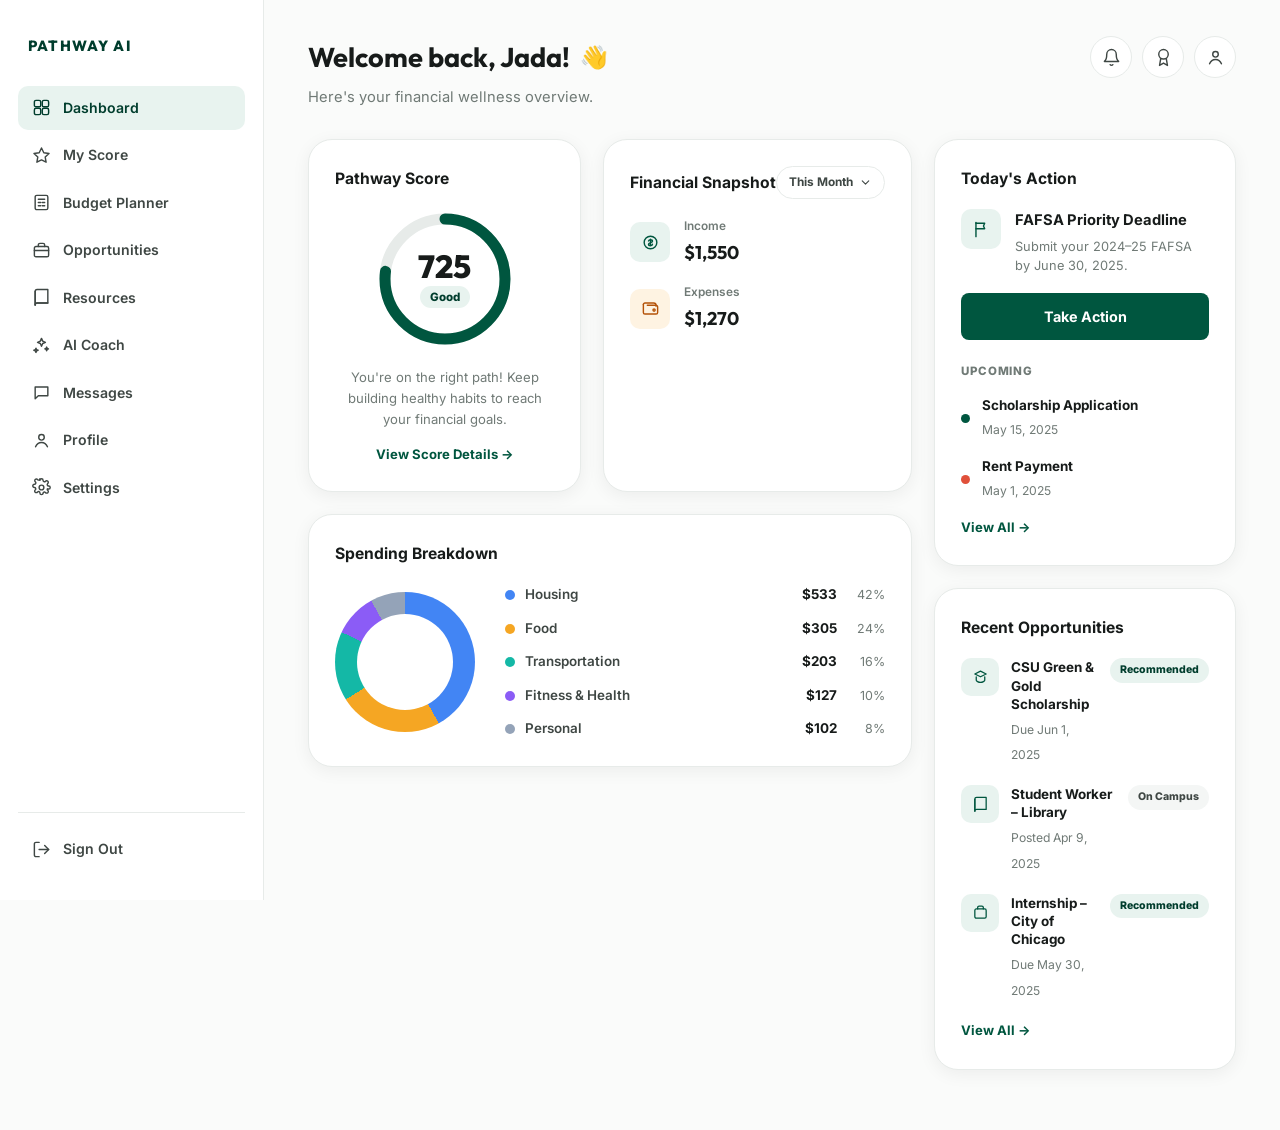
<file: dashboard.html>
<!DOCTYPE html>
<html lang="en">
<head>
  <meta charset="UTF-8" />
  <meta name="viewport" content="width=device-width, initial-scale=1.0" />
  <meta name="color-scheme" content="light" />

  <title>Dashboard | Pathway AI — Chicago State University</title>

  <meta
    name="description"
    content="Your Pathway AI dashboard — track your financial wellness score, spending, opportunities, and next steps."
  />

  <!-- Google Fonts -->
  <link rel="preconnect" href="https://fonts.googleapis.com">
  <link rel="preconnect" href="https://fonts.gstatic.com" crossorigin>
  <link href="https://fonts.googleapis.com/css2?family=Inter:wght@400;500;600;700;800;900&family=Outfit:wght@600;700;800&display=swap" rel="stylesheet">

  <!-- Existing global styles -->
  <link rel="stylesheet" href="styles.css" />

  <!-- Dashboard page styles -->
  <link rel="stylesheet" href="dashboard.css" />
</head>

<body>

  <div class="dashboard-shell">

    <!-- =====================================================
         SIDEBAR
    ====================================================== -->

    <aside class="dashboard-sidebar" id="dashboard-sidebar">

      <a href="/" class="sidebar-logo">
        <span class="sidebar-logo-text">PATHWAY AI</span>
      </a>

      <nav class="sidebar-nav" aria-label="Dashboard navigation">

        <a href="/dashboard.html" class="sidebar-link active">
          <svg viewBox="0 0 24 24" fill="none" stroke="currentColor" stroke-width="1.8" stroke-linecap="round" stroke-linejoin="round"><rect x="3" y="3" width="8" height="8" rx="2"></rect><rect x="13" y="3" width="8" height="8" rx="2"></rect><rect x="3" y="13" width="8" height="8" rx="2"></rect><rect x="13" y="13" width="8" height="8" rx="2"></rect></svg>
          Dashboard
        </a>

        <a href="/myscore.html" class="sidebar-link">
          <svg viewBox="0 0 24 24" fill="none" stroke="currentColor" stroke-width="1.8" stroke-linecap="round" stroke-linejoin="round"><path d="M12 2.5l2.9 6 6.6.9-4.8 4.6 1.1 6.5-5.8-3-5.8 3 1.1-6.5-4.8-4.6 6.6-.9z"></path></svg>
          My Score
        </a>

        <a href="/budget.html" class="sidebar-link">
          <svg viewBox="0 0 24 24" fill="none" stroke="currentColor" stroke-width="1.8" stroke-linecap="round" stroke-linejoin="round"><rect x="4" y="3" width="16" height="18" rx="2"></rect><path d="M8 8h8M8 12h3M13 12h3M8 16h3M13 16h3"></path></svg>
          Budget Planner
        </a>

        <a href="/opportunities.html" class="sidebar-link">
          <svg viewBox="0 0 24 24" fill="none" stroke="currentColor" stroke-width="1.8" stroke-linecap="round" stroke-linejoin="round"><rect x="3" y="7" width="18" height="13" rx="2"></rect><path d="M8 7V5a2 2 0 0 1 2-2h4a2 2 0 0 1 2 2v2"></path><path d="M3 12h18"></path></svg>
          Opportunities
        </a>

        <a href="/resources.html" class="sidebar-link">
          <svg viewBox="0 0 24 24" fill="none" stroke="currentColor" stroke-width="1.8" stroke-linecap="round" stroke-linejoin="round"><path d="M4 4.5A2.5 2.5 0 0 1 6.5 2H20v17H6.5A2.5 2.5 0 0 0 4 21.5v-17z"></path><path d="M4 4.5v17"></path><path d="M20 19H6.5a2.5 2.5 0 0 0-2.5 2.5"></path></svg>
          Resources
        </a>

        <a href="/coach.html" class="sidebar-link">
          <svg viewBox="0 0 24 24" fill="none" stroke="currentColor" stroke-width="1.8" stroke-linecap="round" stroke-linejoin="round"><path d="M12 3l1.5 3.5L17 8l-3.5 1.5L12 13l-1.5-3.5L7 8l3.5-1.5z"></path><path d="M5 15.5l.8 1.9L7.7 18l-1.9.8-.8 1.9-.8-1.9-1.9-.8 1.9-.6z"></path><path d="M18.5 14l.7 1.6 1.6.7-1.6.7-.7 1.6-.7-1.6-1.6-.7 1.6-.7z"></path></svg>
          AI Coach
        </a>

        <a href="/messages.html" class="sidebar-link">
          <svg viewBox="0 0 24 24" fill="none" stroke="currentColor" stroke-width="1.8" stroke-linecap="round" stroke-linejoin="round"><path d="M4 5h16v11H8l-4 4V5z"></path></svg>
          Messages
        </a>

        <a href="/profile.html" class="sidebar-link">
          <svg viewBox="0 0 24 24" fill="none" stroke="currentColor" stroke-width="1.8" stroke-linecap="round" stroke-linejoin="round"><circle cx="12" cy="8" r="3.5"></circle><path d="M4.5 20c1.4-3.6 4.4-5.5 7.5-5.5s6.1 1.9 7.5 5.5"></path></svg>
          Profile
        </a>

        <a href="/settings.html" class="sidebar-link">
          <svg viewBox="0 0 24 24" fill="none" stroke="currentColor" stroke-width="1.8" stroke-linecap="round" stroke-linejoin="round"><circle cx="12" cy="12" r="3"></circle><path d="M19.4 13.5a1.7 1.7 0 0 0 .3 1.9l.1.1a2 2 0 1 1-2.8 2.8l-.1-.1a1.7 1.7 0 0 0-1.9-.3 1.7 1.7 0 0 0-1 1.5V19a2 2 0 1 1-4 0v-.1a1.7 1.7 0 0 0-1-1.6 1.7 1.7 0 0 0-1.9.3l-.1.1a2 2 0 1 1-2.8-2.8l.1-.1a1.7 1.7 0 0 0 .3-1.9 1.7 1.7 0 0 0-1.5-1H3a2 2 0 1 1 0-4h.1a1.7 1.7 0 0 0 1.6-1 1.7 1.7 0 0 0-.3-1.9l-.1-.1a2 2 0 1 1 2.8-2.8l.1.1a1.7 1.7 0 0 0 1.9.3H9a1.7 1.7 0 0 0 1-1.5V3a2 2 0 1 1 4 0v.1a1.7 1.7 0 0 0 1 1.5 1.7 1.7 0 0 0 1.9-.3l.1-.1a2 2 0 1 1 2.8 2.8l-.1.1a1.7 1.7 0 0 0-.3 1.9V9a1.7 1.7 0 0 0 1.5 1H21a2 2 0 1 1 0 4h-.1a1.7 1.7 0 0 0-1.5 1z"></path></svg>
          Settings
        </a>

      </nav>

      <div class="sidebar-bottom">
        <a href="/signup-login.html" class="sidebar-link sidebar-signout">
          <svg viewBox="0 0 24 24" fill="none" stroke="currentColor" stroke-width="1.8" stroke-linecap="round" stroke-linejoin="round"><path d="M9 21H5a2 2 0 0 1-2-2V5a2 2 0 0 1 2-2h4"></path><path d="M16 17l5-5-5-5"></path><path d="M21 12H9"></path></svg>
          Sign Out
        </a>
      </div>

    </aside>

    <div class="dashboard-backdrop" id="dashboard-backdrop"></div>


    <!-- =====================================================
         MAIN CONTENT
    ====================================================== -->

    <main class="dashboard-main">

      <div class="dashboard-topbar">

        <button class="sidebar-toggle" id="sidebar-toggle" aria-label="Open menu" aria-expanded="false">
          <svg viewBox="0 0 24 24" fill="none" stroke="currentColor" stroke-width="2" stroke-linecap="round"><path d="M4 6h16M4 12h16M4 18h16"></path></svg>
        </button>

        <div class="topbar-greeting">
          <h1>Welcome back, Jada! <span class="wave" aria-hidden="true">👋</span></h1>
          <p>Here's your financial wellness overview.</p>
        </div>

        <div class="topbar-actions">
          <button class="icon-button" aria-label="Notifications">
            <svg viewBox="0 0 24 24" fill="none" stroke="currentColor" stroke-width="1.8" stroke-linecap="round" stroke-linejoin="round"><path d="M18 8a6 6 0 1 0-12 0c0 7-3 9-3 9h18s-3-2-3-9"></path><path d="M13.7 21a2 2 0 0 1-3.4 0"></path></svg>
          </button>
          <button class="icon-button" aria-label="Achievements">
            <svg viewBox="0 0 24 24" fill="none" stroke="currentColor" stroke-width="1.8" stroke-linecap="round" stroke-linejoin="round"><circle cx="12" cy="8" r="6"></circle><path d="M8.5 13.5L7 22l5-3 5 3-1.5-8.5"></path></svg>
          </button>
          <a href="/profile.html" class="icon-button" aria-label="Profile">
            <svg viewBox="0 0 24 24" fill="none" stroke="currentColor" stroke-width="1.8" stroke-linecap="round" stroke-linejoin="round"><circle cx="12" cy="8" r="3.5"></circle><path d="M4.5 20c1.4-3.6 4.4-5.5 7.5-5.5s6.1 1.9 7.5 5.5"></path></svg>
          </a>
        </div>

      </div>


      <!-- =====================================================
           BENTO GRID
      ====================================================== -->

      <div class="bento-grid">

        <div class="bento-left">

          <div class="bento-row-2col">

            <!-- PATHWAY SCORE -->
            <article class="bento-card score-card">
              <h3>Pathway Score</h3>

              <div class="score-ring-wrap">
                <svg class="score-ring" viewBox="0 0 140 140">
                  <circle class="score-ring-track" cx="70" cy="70" r="60"></circle>
                  <circle class="score-ring-progress" cx="70" cy="70" r="60"></circle>
                </svg>
                <div class="score-ring-center">
                  <strong>725</strong>
                  <span class="score-tier">Good</span>
                </div>
              </div>

              <p>You're on the right path! Keep building healthy habits to reach your financial goals.</p>
              <a href="/myscore.html" class="card-link">View Score Details &rarr;</a>
            </article>

            <!-- FINANCIAL SNAPSHOT -->
            <article class="bento-card snapshot-card">
              <div class="card-header-row">
                <h3>Financial Snapshot</h3>
                <button type="button" class="pill-select">
                  This Month
                  <svg viewBox="0 0 24 24" fill="none" stroke="currentColor" stroke-width="2" stroke-linecap="round" stroke-linejoin="round"><path d="M6 9l6 6 6-6"></path></svg>
                </button>
              </div>

              <div class="snapshot-stats">
                <div class="snapshot-stat">
                  <span class="snapshot-icon income" aria-hidden="true">
                    <svg viewBox="0 0 24 24" fill="none" stroke="currentColor" stroke-width="1.8" stroke-linecap="round" stroke-linejoin="round"><circle cx="12" cy="12" r="8"></circle><path d="M12 8v8M9.5 10a2.5 2.5 0 0 1 2.5-1.5c1.5 0 2.5.8 2.5 1.8 0 2.4-5 1.4-5 3.8 0 1 1 1.9 2.5 1.9s2.5-.7 2.5-1.7"></path></svg>
                  </span>
                  <div>
                    <span class="stat-label">Income</span>
                    <strong>$1,550</strong>
                  </div>
                </div>

                <div class="snapshot-stat">
                  <span class="snapshot-icon expense" aria-hidden="true">
                    <svg viewBox="0 0 24 24" fill="none" stroke="currentColor" stroke-width="1.8" stroke-linecap="round" stroke-linejoin="round"><path d="M3 7a2 2 0 0 1 2-2h11a3 3 0 0 1 3 3v1"></path><path d="M3 7v10a2 2 0 0 0 2 2h14a2 2 0 0 0 2-2v-7a2 2 0 0 0-2-2H8"></path><circle cx="16.5" cy="14" r="1.4"></circle></svg>
                  </span>
                  <div>
                    <span class="stat-label">Expenses</span>
                    <strong>$1,270</strong>
                  </div>
                </div>
              </div>
            </article>

          </div>

          <!-- SPENDING BREAKDOWN -->
          <article class="bento-card spending-card">
            <h3>Spending Breakdown</h3>

            <div class="spending-layout">
              <div class="donut-chart" aria-hidden="true">
                <div class="donut-hole"></div>
              </div>

              <ul class="spending-legend">
                <li>
                  <span class="legend-dot" style="background:#4285F4"></span>
                  <span class="legend-name">Housing</span>
                  <strong>$533</strong>
                  <span class="legend-pct">42%</span>
                </li>
                <li>
                  <span class="legend-dot" style="background:#F5A623"></span>
                  <span class="legend-name">Food</span>
                  <strong>$305</strong>
                  <span class="legend-pct">24%</span>
                </li>
                <li>
                  <span class="legend-dot" style="background:#14B8A6"></span>
                  <span class="legend-name">Transportation</span>
                  <strong>$203</strong>
                  <span class="legend-pct">16%</span>
                </li>
                <li>
                  <span class="legend-dot" style="background:#8B5CF6"></span>
                  <span class="legend-name">Fitness &amp; Health</span>
                  <strong>$127</strong>
                  <span class="legend-pct">10%</span>
                </li>
                <li>
                  <span class="legend-dot" style="background:#94A3B8"></span>
                  <span class="legend-name">Personal</span>
                  <strong>$102</strong>
                  <span class="legend-pct">8%</span>
                </li>
              </ul>
            </div>
          </article>

        </div>

        <div class="bento-right">

          <!-- TODAY'S ACTION -->
          <article class="bento-card action-card">
            <h3>Today's Action</h3>

            <div class="priority-action">
              <span class="priority-icon" aria-hidden="true">
                <svg viewBox="0 0 24 24" fill="none" stroke="currentColor" stroke-width="1.8" stroke-linecap="round" stroke-linejoin="round"><path d="M5 3v18"></path><path d="M5 4h11l-1.5 3.5L16 11H5"></path></svg>
              </span>
              <div>
                <strong>FAFSA Priority Deadline</strong>
                <p>Submit your 2024&ndash;25 FAFSA by June 30, 2025.</p>
              </div>
            </div>

            <a href="/resources.html" class="btn btn-primary btn-full">Take Action</a>

            <div class="upcoming-block">
              <h4>Upcoming</h4>

              <ul class="upcoming-list">
                <li>
                  <span class="upcoming-dot green"></span>
                  <div>
                    <strong>Scholarship Application</strong>
                    <span>May 15, 2025</span>
                  </div>
                </li>
                <li>
                  <span class="upcoming-dot red"></span>
                  <div>
                    <strong>Rent Payment</strong>
                    <span>May 1, 2025</span>
                  </div>
                </li>
              </ul>

              <a href="/budget.html" class="card-link">View All &rarr;</a>
            </div>
          </article>

          <!-- RECENT OPPORTUNITIES -->
          <article class="bento-card opportunities-card">
            <h3>Recent Opportunities</h3>

            <ul class="mini-opportunity-list">
              <li>
                <span class="mini-opp-icon" aria-hidden="true">
                  <svg viewBox="0 0 24 24" fill="none" stroke="currentColor" stroke-width="1.8" stroke-linecap="round" stroke-linejoin="round"><path d="M12 3l8 4-8 4-8-4z"></path><path d="M6 11v5c0 1 3 3 6 3s6-2 6-3v-5"></path></svg>
                </span>
                <div class="mini-opp-info">
                  <strong>CSU Green &amp; Gold Scholarship</strong>
                  <span>Due Jun 1, 2025</span>
                </div>
                <span class="mini-tag recommended">Recommended</span>
              </li>

              <li>
                <span class="mini-opp-icon" aria-hidden="true">
                  <svg viewBox="0 0 24 24" fill="none" stroke="currentColor" stroke-width="1.8" stroke-linecap="round" stroke-linejoin="round"><path d="M4 4.5A2.5 2.5 0 0 1 6.5 2H20v17H6.5A2.5 2.5 0 0 0 4 21.5v-17z"></path><path d="M4 4.5v17"></path></svg>
                </span>
                <div class="mini-opp-info">
                  <strong>Student Worker &ndash; Library</strong>
                  <span>Posted Apr 9, 2025</span>
                </div>
                <span class="mini-tag campus">On Campus</span>
              </li>

              <li>
                <span class="mini-opp-icon" aria-hidden="true">
                  <svg viewBox="0 0 24 24" fill="none" stroke="currentColor" stroke-width="1.8" stroke-linecap="round" stroke-linejoin="round"><rect x="4" y="7" width="16" height="13" rx="2"></rect><path d="M8 7V5a2 2 0 0 1 2-2h4a2 2 0 0 1 2 2v2"></path></svg>
                </span>
                <div class="mini-opp-info">
                  <strong>Internship &ndash; City of Chicago</strong>
                  <span>Due May 30, 2025</span>
                </div>
                <span class="mini-tag recommended">Recommended</span>
              </li>
            </ul>

            <a href="/opportunities.html" class="card-link">View All &rarr;</a>
          </article>

        </div>

      </div>

    </main>

  </div>

  <script src="dashboard.js"></script>

</body>
</html>
</file>
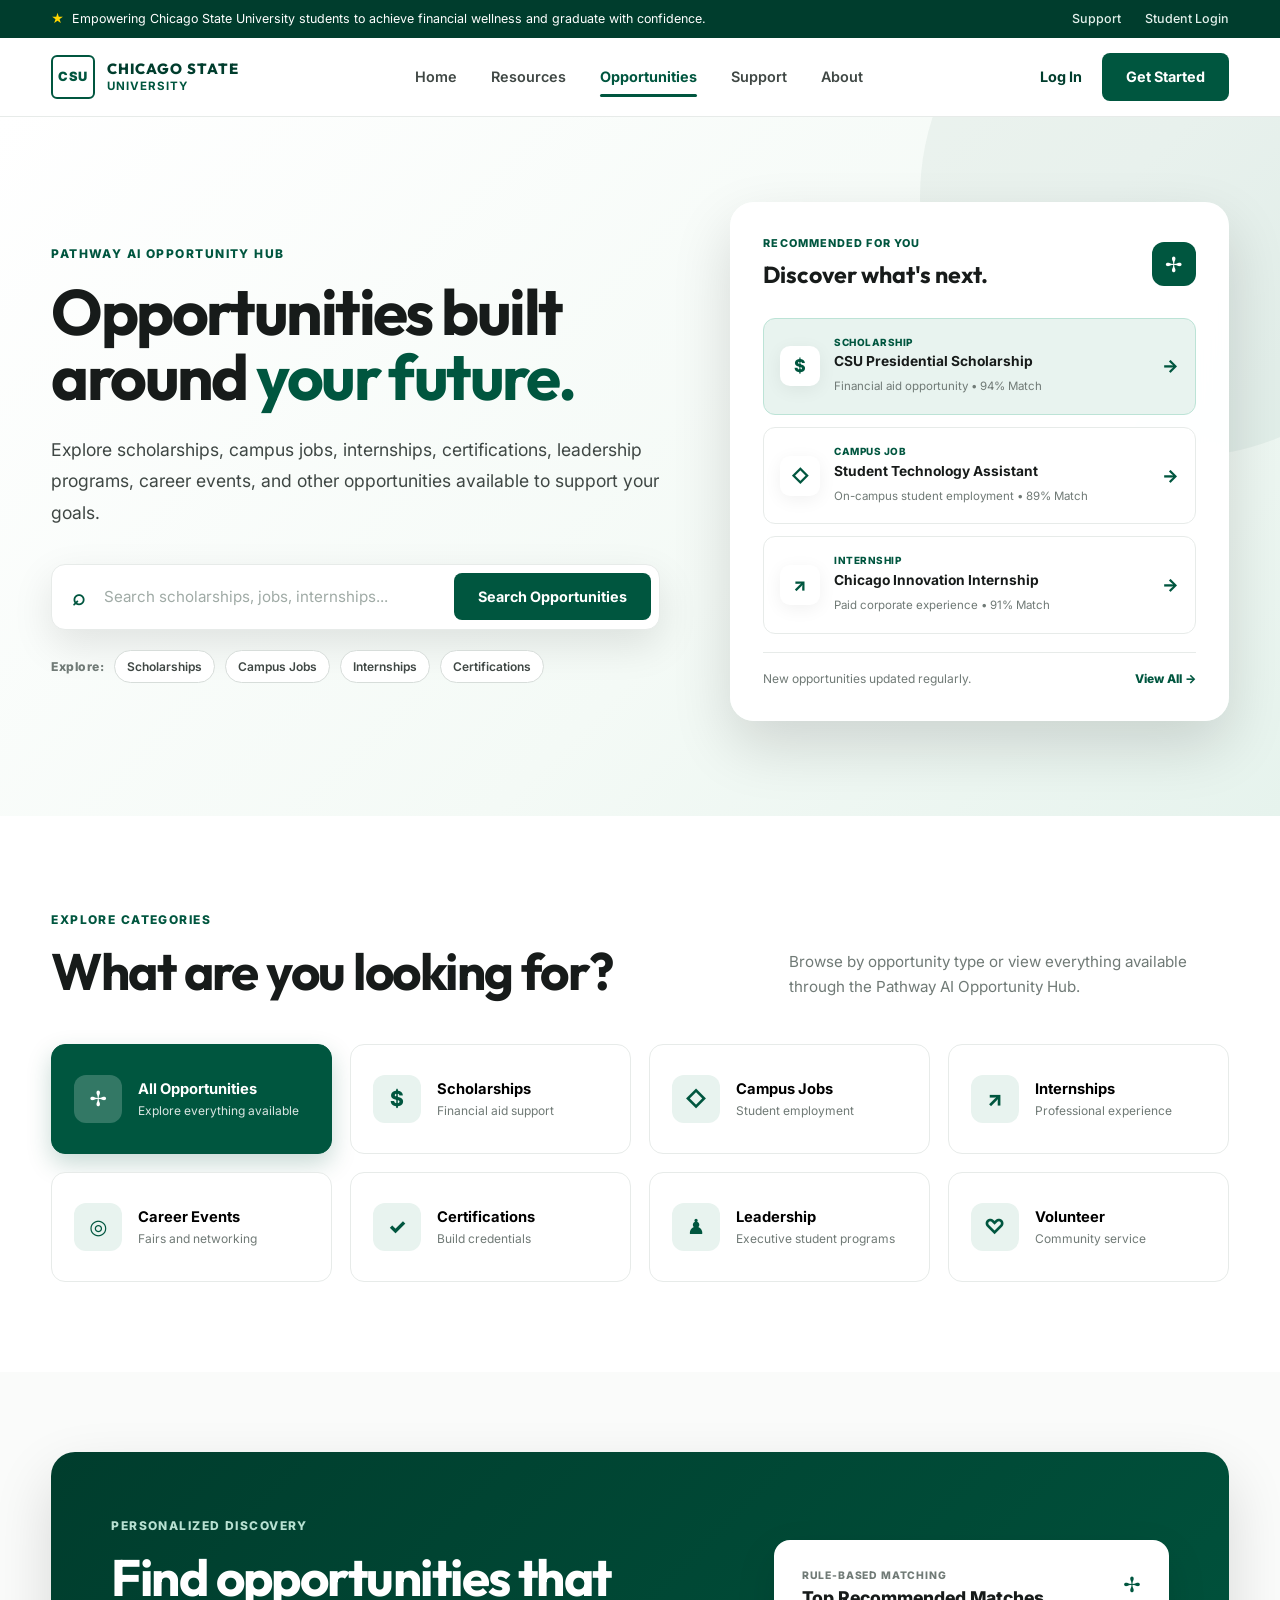
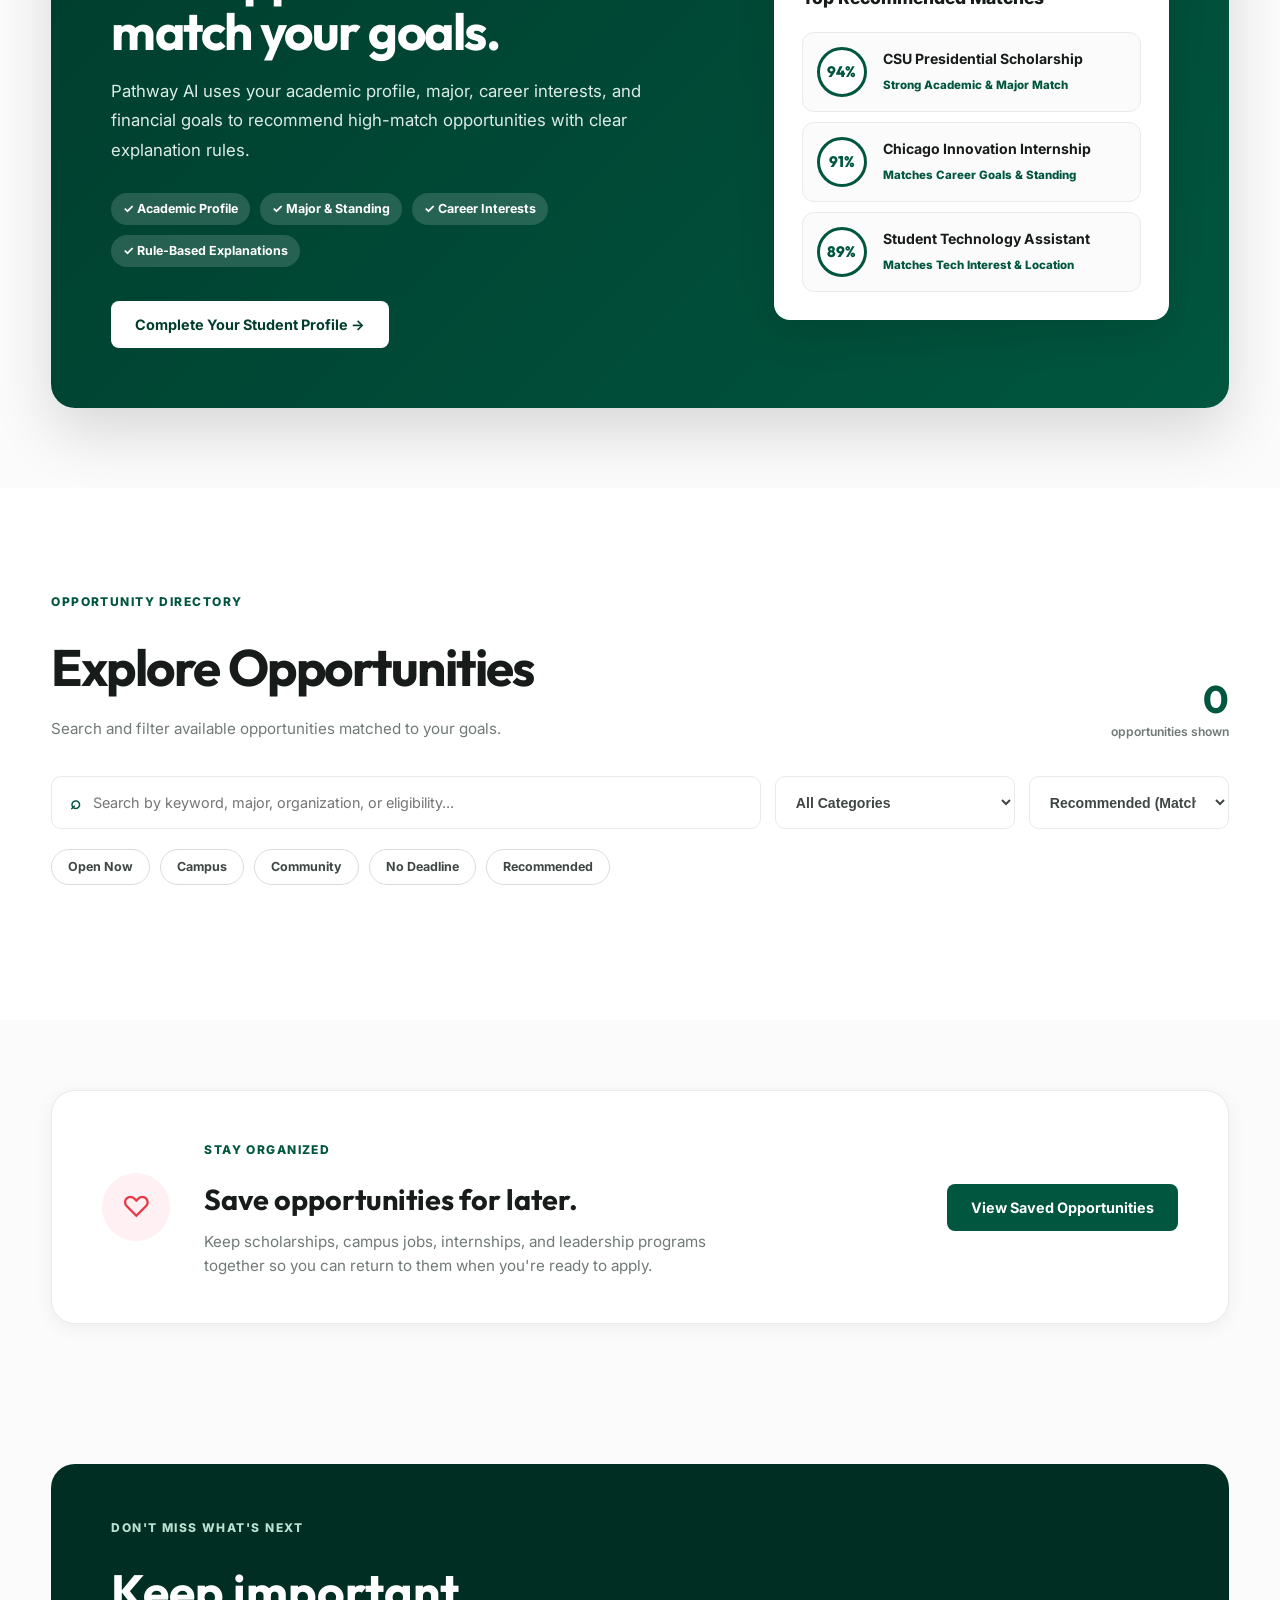
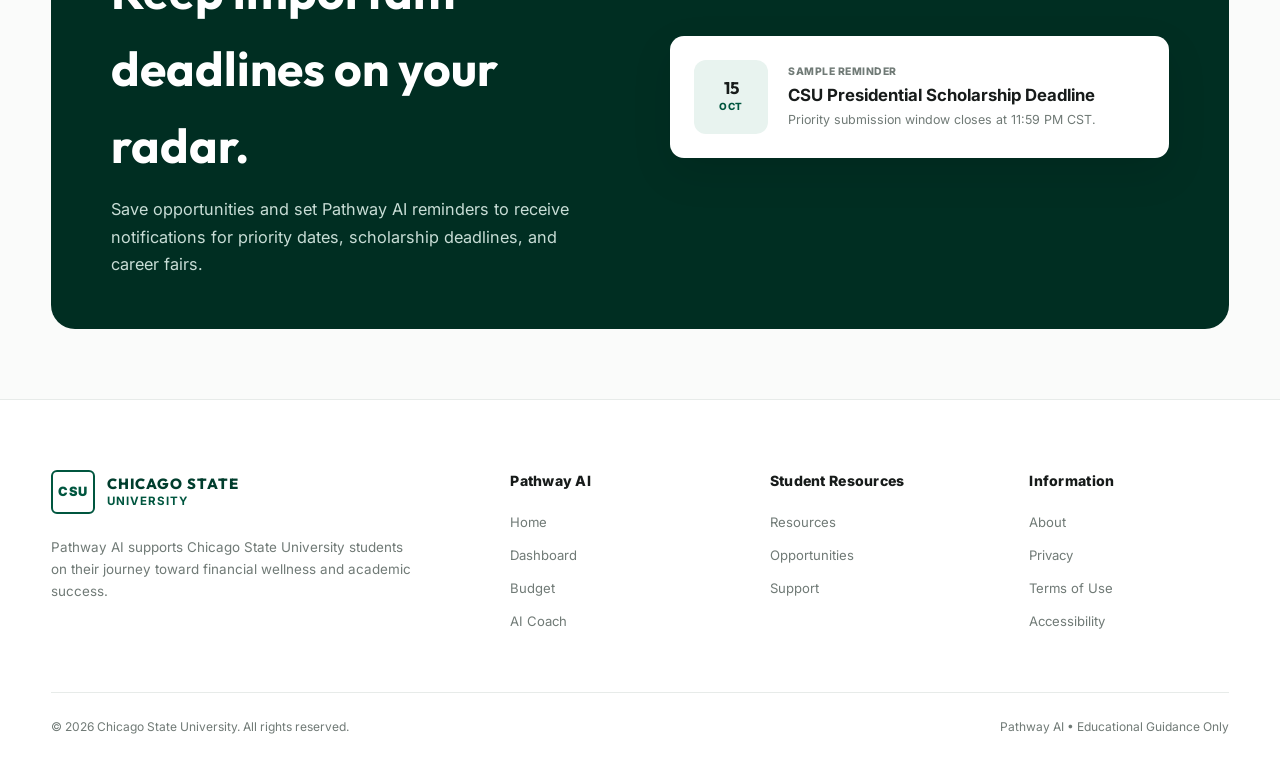
<file: opportunities.html>
<!DOCTYPE html>
<html lang="en">
<head>
  <meta charset="UTF-8" />
  <meta name="viewport" content="width=device-width, initial-scale=1.0" />
  <meta name="color-scheme" content="light" />

  <title>Opportunity Hub | Pathway AI × Chicago State University</title>

  <meta
    name="description"
    content="Discover scholarships, jobs, internships, certifications, leadership programs, and career events through Pathway AI."
  />

  <!-- Google Fonts -->
  <link rel="preconnect" href="https://fonts.googleapis.com">
  <link rel="preconnect" href="https://fonts.gstatic.com" crossorigin>
  <link href="https://fonts.googleapis.com/css2?family=Inter:wght@400;500;600;700;800;900&family=Outfit:wght@600;700;800&display=swap" rel="stylesheet">

  <!-- Shared global styles -->
  <link rel="stylesheet" href="styles.css" />

  <!-- Opportunity page styles -->
  <link rel="stylesheet" href="opportunities.css" />
</head>

<body>

  <!-- =====================================================
       1. UNIVERSITY ANNOUNCEMENT BAR
  ====================================================== -->

  <div class="university-bar">
    <div class="container university-bar-content">
      <p>
        <span class="star-icon">★</span> Empowering Chicago State University students to achieve financial wellness and graduate with confidence.
      </p>

      <div class="university-links">
        <a href="/support.html">Support</a>
        <a href="/signup-login.html">Student Login</a>
      </div>
    </div>
  </div>


  <!-- =====================================================
       2. NAVIGATION HEADER
  ====================================================== -->

  <header class="site-header" id="site-header">
    <div class="container navbar">

      <a href="/" class="brand" aria-label="Chicago State University Home">
        <div class="brand-mark">CSU</div>
        <div class="brand-text">
          <strong>CHICAGO STATE</strong>
          <span>UNIVERSITY</span>
        </div>
      </a>

      <nav class="nav-links" aria-label="Main navigation">
        <a href="/">Home</a>
        <a href="/resources.html">Resources</a>
        <a href="/opportunities.html" class="active">Opportunities</a>
        <a href="/support.html">Support</a>
        <a href="/about.html">About</a>
      </nav>

      <div class="nav-actions">
        <a href="/signup-login.html" class="login-link">Log In</a>
        <a href="/signup-login.html" class="btn btn-primary">Get Started</a>
      </div>

      <button
        class="mobile-menu-button"
        id="mobile-menu-toggle"
        aria-label="Open navigation menu"
        aria-expanded="false"
        aria-controls="mobile-nav-drawer"
      >
        ☰
      </button>

    </div>
  </header>

  <!-- Mobile Navigation Drawer -->
  <div class="mobile-nav-drawer" id="mobile-nav-drawer" aria-hidden="true">
      <div class="mobile-nav-header">
        <div class="brand">
          <div class="brand-mark">CSU</div>
          <div class="brand-text">
            <strong>CHICAGO STATE</strong>
            <span>UNIVERSITY</span>
          </div>
        </div>
        <button class="mobile-close-button" id="mobile-menu-close" aria-label="Close menu">&times;</button>
      </div>
      <nav class="mobile-nav-links">
        <a href="/">Home</a>
        <a href="/resources.html">Resources</a>
        <a href="/opportunities.html" class="active">Opportunities</a>
        <a href="/support.html">Support</a>
        <a href="/about.html">About</a>
        <hr class="drawer-divider" />
        <a href="/dashboard.html">Dashboard</a>
        <a href="/budget.html">Budget Tracker</a>
        <a href="/coach.html">AI Wellness Coach</a>
      </nav>
      <div class="mobile-nav-footer">
        <a href="/signup-login.html" class="btn btn-outline btn-full">Log In</a>
        <a href="/signup-login.html" class="btn btn-primary btn-full">Get Started</a>
      </div>
    </div>
  <div class="mobile-backdrop" id="mobile-backdrop"></div>


  <main>

    <!-- =====================================================
         3. OPPORTUNITY HERO
    ====================================================== -->

    <section class="opportunity-hero">
      <div class="container opportunity-hero-grid">

        <!-- LEFT -->
        <div class="opportunity-hero-content">
          <span class="eyebrow green">PATHWAY AI OPPORTUNITY HUB</span>
          <h1>
            Opportunities built<br>
            around <span>your future.</span>
          </h1>

          <p>
            Explore scholarships, campus jobs, internships, certifications, leadership programs, career events, and other opportunities available to support your goals.
          </p>

          <!-- HERO SEARCH -->
          <div class="opportunity-search">
            <div class="search-symbol">&#x2315;</div>
            <input
              type="search"
              id="heroOpportunitySearch"
              placeholder="Search scholarships, jobs, internships..."
              aria-label="Search opportunities"
            />
            <button class="btn btn-primary" id="heroSearchButton">
              Search Opportunities
            </button>
          </div>

          <!-- POPULAR SEARCHES -->
          <div class="popular-opportunity-searches">
            <span>Explore:</span>
            <button data-search="scholarship">Scholarships</button>
            <button data-search="job">Campus Jobs</button>
            <button data-search="internship">Internships</button>
            <button data-search="certification">Certifications</button>
          </div>
        </div>

        <!-- RIGHT HERO VISUAL -->
        <div class="opportunity-hero-visual">
          <div class="opportunity-preview-card">
            <div class="preview-header">
              <div>
                <span>RECOMMENDED FOR YOU</span>
                <h3>Discover what's next.</h3>
              </div>
              <div class="preview-header-icon">&#x2722;</div>
            </div>

            <!-- PREVIEW ITEM 1 -->
            <div class="preview-opportunity featured">
              <div class="preview-icon">$</div>
              <div>
                <span class="preview-type">SCHOLARSHIP</span>
                <strong>CSU Presidential Scholarship</strong>
                <small>Financial aid opportunity &bull; 94% Match</small>
              </div>
              <span class="preview-arrow">&rarr;</span>
            </div>

            <!-- PREVIEW ITEM 2 -->
            <div class="preview-opportunity">
              <div class="preview-icon">&#x25C7;</div>
              <div>
                <span class="preview-type">CAMPUS JOB</span>
                <strong>Student Technology Assistant</strong>
                <small>On-campus student employment &bull; 89% Match</small>
              </div>
              <span class="preview-arrow">&rarr;</span>
            </div>

            <!-- PREVIEW ITEM 3 -->
            <div class="preview-opportunity">
              <div class="preview-icon">&#x2197;</div>
              <div>
                <span class="preview-type">INTERNSHIP</span>
                <strong>Chicago Innovation Internship</strong>
                <small>Paid corporate experience &bull; 91% Match</small>
              </div>
              <span class="preview-arrow">&rarr;</span>
            </div>

            <div class="preview-footer">
              <span>New opportunities updated regularly.</span>
              <a href="#opportunity-directory">View All &rarr;</a>
            </div>
          </div>
        </div>

      </div>
    </section>


    <!-- =====================================================
         4. CATEGORY NAVIGATION GRID (8 CATEGORIES)
    ====================================================== -->

    <section class="opportunity-categories">
      <div class="container">

        <div class="category-heading">
          <div>
            <span class="eyebrow green">EXPLORE CATEGORIES</span>
            <h2>What are you looking for?</h2>
          </div>
          <p>
            Browse by opportunity type or view everything available through the Pathway AI Opportunity Hub.
          </p>
        </div>

        <div class="opportunity-category-grid">

          <button class="opportunity-category active" data-category="all">
            <span class="opportunity-category-icon">&#x2722;</span>
            <div>
              <strong>All Opportunities</strong>
              <small>Explore everything available</small>
            </div>
          </button>

          <button class="opportunity-category" data-category="scholarship">
            <span class="opportunity-category-icon">$</span>
            <div>
              <strong>Scholarships</strong>
              <small>Financial aid support</small>
            </div>
          </button>

          <button class="opportunity-category" data-category="job">
            <span class="opportunity-category-icon">&#x25C7;</span>
            <div>
              <strong>Campus Jobs</strong>
              <small>Student employment</small>
            </div>
          </button>

          <button class="opportunity-category" data-category="internship">
            <span class="opportunity-category-icon">&#x2197;</span>
            <div>
              <strong>Internships</strong>
              <small>Professional experience</small>
            </div>
          </button>

          <button class="opportunity-category" data-category="career-event">
            <span class="opportunity-category-icon">&#x25CE;</span>
            <div>
              <strong>Career Events</strong>
              <small>Fairs and networking</small>
            </div>
          </button>

          <button class="opportunity-category" data-category="certification">
            <span class="opportunity-category-icon">&check;</span>
            <div>
              <strong>Certifications</strong>
              <small>Build credentials</small>
            </div>
          </button>

          <button class="opportunity-category" data-category="leadership">
            <span class="opportunity-category-icon">&#x265F;</span>
            <div>
              <strong>Leadership</strong>
              <small>Executive student programs</small>
            </div>
          </button>

          <button class="opportunity-category" data-category="volunteer">
            <span class="opportunity-category-icon">&#x2661;</span>
            <div>
              <strong>Volunteer</strong>
              <small>Community service</small>
            </div>
          </button>

        </div>

      </div>
    </section>


    <!-- =====================================================
         5. PERSONALIZED MATCHING SECTION
    ====================================================== -->

    <section class="matching-section">
      <div class="container matching-card">

        <div class="matching-content">
          <span class="eyebrow light">PERSONALIZED DISCOVERY</span>
          <h2>
            Find opportunities that<br>
            match your goals.
          </h2>

          <p>
            Pathway AI uses your academic profile, major, career interests, and financial goals to recommend high-match opportunities with clear explanation rules.
          </p>

          <div class="matching-features">
            <span>&check; Academic Profile</span>
            <span>&check; Major &amp; Standing</span>
            <span>&check; Career Interests</span>
            <span>&check; Rule-Based Explanations</span>
          </div>

          <a href="/signup-login.html" class="btn btn-light">
            Complete Your Student Profile &rarr;
          </a>
        </div>

        <div class="match-preview">
          <div class="match-preview-header">
            <div>
              <small>RULE-BASED MATCHING</small>
              <strong>Top Recommended Matches</strong>
            </div>
            <span>&#x2722;</span>
          </div>

          <div class="match-item">
            <div class="match-score">94%</div>
            <div>
              <strong>CSU Presidential Scholarship</strong>
              <span>Strong Academic &amp; Major Match</span>
            </div>
          </div>

          <div class="match-item">
            <div class="match-score">91%</div>
            <div>
              <strong>Chicago Innovation Internship</strong>
              <span>Matches Career Goals &amp; Standing</span>
            </div>
          </div>

          <div class="match-item">
            <div class="match-score">89%</div>
            <div>
              <strong>Student Technology Assistant</strong>
              <span>Matches Tech Interest &amp; Location</span>
            </div>
          </div>
        </div>

      </div>
    </section>


    <!-- =====================================================
         6. OPPORTUNITY DIRECTORY
    ====================================================== -->

    <section class="opportunity-directory" id="opportunity-directory">
      <div class="container">

        <!-- DIRECTORY HEADING -->
        <div class="directory-heading">
          <div>
            <span class="eyebrow green">OPPORTUNITY DIRECTORY</span>
            <h2>Explore Opportunities</h2>
            <p>Search and filter available opportunities matched to your goals.</p>
          </div>

          <div class="opportunity-result-count">
            <strong id="opportunityCount">0</strong>
            <span>opportunities shown</span>
          </div>
        </div>

        <!-- TOOLBAR -->
        <div class="opportunity-toolbar">
          <div class="directory-opportunity-search">
            <span>&#x2315;</span>
            <input
              type="search"
              id="opportunitySearch"
              placeholder="Search by keyword, major, organization, or eligibility..."
              aria-label="Search opportunities"
            />
          </div>

          <select id="opportunityCategoryFilter" aria-label="Filter opportunities by category">
            <option value="all">All Categories</option>
            <option value="scholarship">Scholarships</option>
            <option value="job">Campus Jobs</option>
            <option value="internship">Internships</option>
            <option value="career-event">Career Events</option>
            <option value="certification">Certifications</option>
            <option value="leadership">Leadership</option>
            <option value="volunteer">Volunteer</option>
          </select>

          <select id="opportunitySort" aria-label="Sort opportunities">
            <option value="recommended">Recommended (Match Score)</option>
            <option value="deadline">Upcoming Deadline</option>
            <option value="newest">Recently Added</option>
            <option value="alphabetical">A – Z (Title)</option>
          </select>
        </div>

        <!-- FILTER CHIPS ROW -->
        <div class="filter-row">
          <button class="filter-chip" data-filter="Open">Open Now</button>
          <button class="filter-chip" data-filter="Campus">Campus</button>
          <button class="filter-chip" data-filter="Community">Community</button>
          <button class="filter-chip" data-filter="No Deadline">No Deadline</button>
          <button class="filter-chip" data-filter="Recommended">Recommended</button>
        </div>

        <!-- OPPORTUNITY CARDS GRID -->
        <div class="opportunity-results" id="opportunityResults">
          <!-- Rendered dynamically by opportunities.js -->
        </div>

        <!-- NO RESULTS -->
        <div class="opportunity-no-results" id="opportunityNoResults" hidden>
          <div class="no-opportunity-icon">&#x2315;</div>
          <h3>No matching opportunities found.</h3>
          <p>
            Try adjusting your search term or clearing the active category filters to discover available opportunities.
          </p>
          <button class="btn btn-primary" id="clearOpportunityFilters">
            Clear All Filters
          </button>
        </div>

      </div>
    </section>


    <!-- =====================================================
         7. SAVED OPPORTUNITIES CTA
    ====================================================== -->

    <section class="saved-opportunities-section">
      <div class="container saved-opportunities-card">
        <div class="saved-icon">&#x2661;</div>
        <div>
          <span class="eyebrow green">STAY ORGANIZED</span>
          <h2>Save opportunities for later.</h2>
          <p>
            Keep scholarships, campus jobs, internships, and leadership programs together so you can return to them when you're ready to apply.
          </p>
        </div>
        <button class="btn btn-primary" onclick="alert('Saved opportunities are accessible in your student portal dashboard.')">
          View Saved Opportunities
        </button>
      </div>
    </section>


    <!-- =====================================================
         8. DEADLINE / REMINDER CTA
    ====================================================== -->

    <section class="deadline-section">
      <div class="container deadline-card">
        <div>
          <span class="eyebrow light">DON'T MISS WHAT'S NEXT</span>
          <h2>Keep important deadlines on your radar.</h2>
          <p>
            Save opportunities and set Pathway AI reminders to receive notifications for priority dates, scholarship deadlines, and career fairs.
          </p>
        </div>

        <div class="deadline-example">
          <div class="deadline-date">
            <strong>15</strong>
            <span>OCT</span>
          </div>
          <div>
            <small>SAMPLE REMINDER</small>
            <strong>CSU Presidential Scholarship Deadline</strong>
            <p>Priority submission window closes at 11:59 PM CST.</p>
          </div>
        </div>
      </div>
    </section>

  </main>


  <!-- =====================================================
       9. OPPORTUNITY DETAIL MODAL DIALOG
  ====================================================== -->

  <div class="opportunity-modal-overlay" id="opportunityModal" aria-hidden="true" role="dialog" aria-modal="true" aria-labelledby="modalTitle">
    <div class="opportunity-modal-dialog">

      <div class="modal-header">
        <div class="modal-header-left">
          <div class="modal-header-icon" id="modalIcon">&#x25C7;</div>
          <div>
            <div class="modal-header-tags">
              <span class="modal-tag" id="modalCategoryTag">TYPE</span>
              <span class="modal-scope-tag" id="modalScopeTag">Campus</span>
            </div>
            <h2 id="modalTitle">Opportunity Title Loading...</h2>
            <p class="modal-org-name" id="modalOrg"></p>
          </div>
        </div>
        <button class="modal-close-btn" id="modalCloseBtn" aria-label="Close details">&times;</button>
      </div>

      <div class="modal-body">

        <div class="modal-match-box">
          <div class="modal-match-header">
            <strong>Why this matches you:</strong>
            <span class="modal-match-badge" id="modalMatchScore">94% Match</span>
          </div>
          <ul id="modalMatchReasonsList">
            <!-- Rendered dynamically -->
          </ul>
        </div>

        <p class="modal-description-box" id="modalDescription"></p>

        <div class="modal-instructions-box">
          <strong>Application Instructions &amp; Requirements:</strong>
          <p id="modalInstructions"></p>
        </div>

        <div class="modal-grid-details">
          <div class="modal-detail-item">
            <strong>Eligibility Criteria</strong>
            <p id="modalEligibility"></p>
          </div>

          <div class="modal-detail-item">
            <strong>Location &amp; Format</strong>
            <p id="modalLocation"></p>
          </div>

          <div class="modal-detail-item">
            <strong>Application Deadline</strong>
            <p id="modalDeadline"></p>
          </div>

          <div class="modal-detail-item">
            <strong>Opportunity Status</strong>
            <p id="modalStatus"></p>
          </div>
        </div>

      </div>

      <div class="modal-footer">
        <button class="btn modal-save-btn" id="modalSaveBtn">
          &#x2661; Save Opportunity
        </button>
        <button class="btn modal-reminder-btn" id="modalReminderBtn">
          &#x1F514; Set Reminder
        </button>
        <a href="#" target="_blank" rel="noopener noreferrer" class="btn btn-primary" id="modalUrlLink">
          Apply / View Official Page &rarr;
        </a>
      </div>

    </div>
  </div>


  <!-- =====================================================
       10. FOOTER
  ====================================================== -->

  <footer class="footer">
    <div class="container footer-grid">

      <div class="footer-brand">
        <a href="/" class="brand">
          <div class="brand-mark">CSU</div>
          <div class="brand-text">
            <strong>CHICAGO STATE</strong>
            <span>UNIVERSITY</span>
          </div>
        </a>
        <p>
          Pathway AI supports Chicago State University students on their journey toward financial wellness and academic success.
        </p>
      </div>

      <div class="footer-column">
        <h4>Pathway AI</h4>
        <a href="/">Home</a>
        <a href="/dashboard.html">Dashboard</a>
        <a href="/budget.html">Budget</a>
        <a href="/coach.html">AI Coach</a>
      </div>

      <div class="footer-column">
        <h4>Student Resources</h4>
        <a href="/resources.html">Resources</a>
        <a href="/opportunities.html" class="active">Opportunities</a>
        <a href="/support.html">Support</a>
      </div>

      <div class="footer-column">
        <h4>Information</h4>
        <a href="/about.html">About</a>
        <a href="/privacy.html">Privacy</a>
        <a href="/terms.html">Terms of Use</a>
        <a href="/accessibility.html">Accessibility</a>
      </div>

    </div>

    <div class="container footer-bottom">
      <span>&copy; 2026 Chicago State University. All rights reserved.</span>
      <span>Pathway AI &bull; Educational Guidance Only</span>
    </div>
  </footer>

  <!-- Scripts -->
  <script src="main.js"></script>
  <script src="opportunities.js"></script>

</body>
</html>
</file>
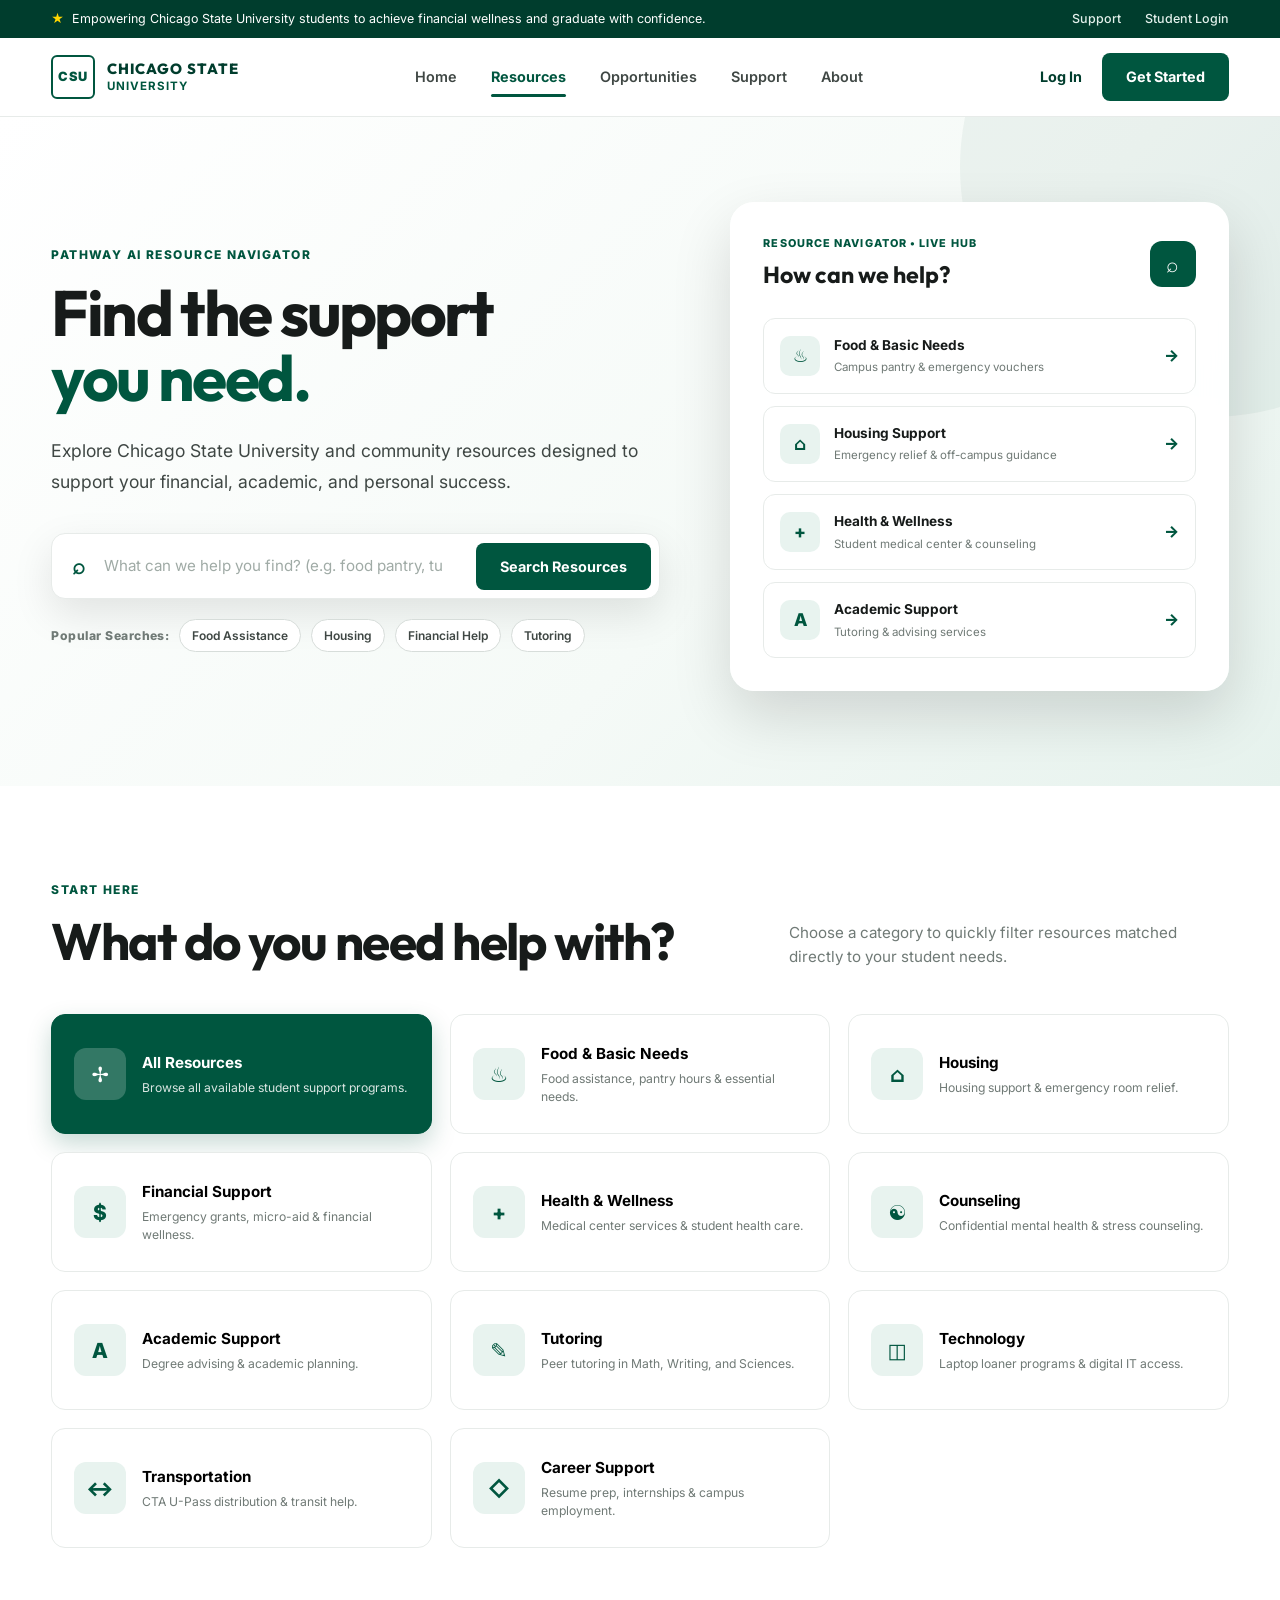
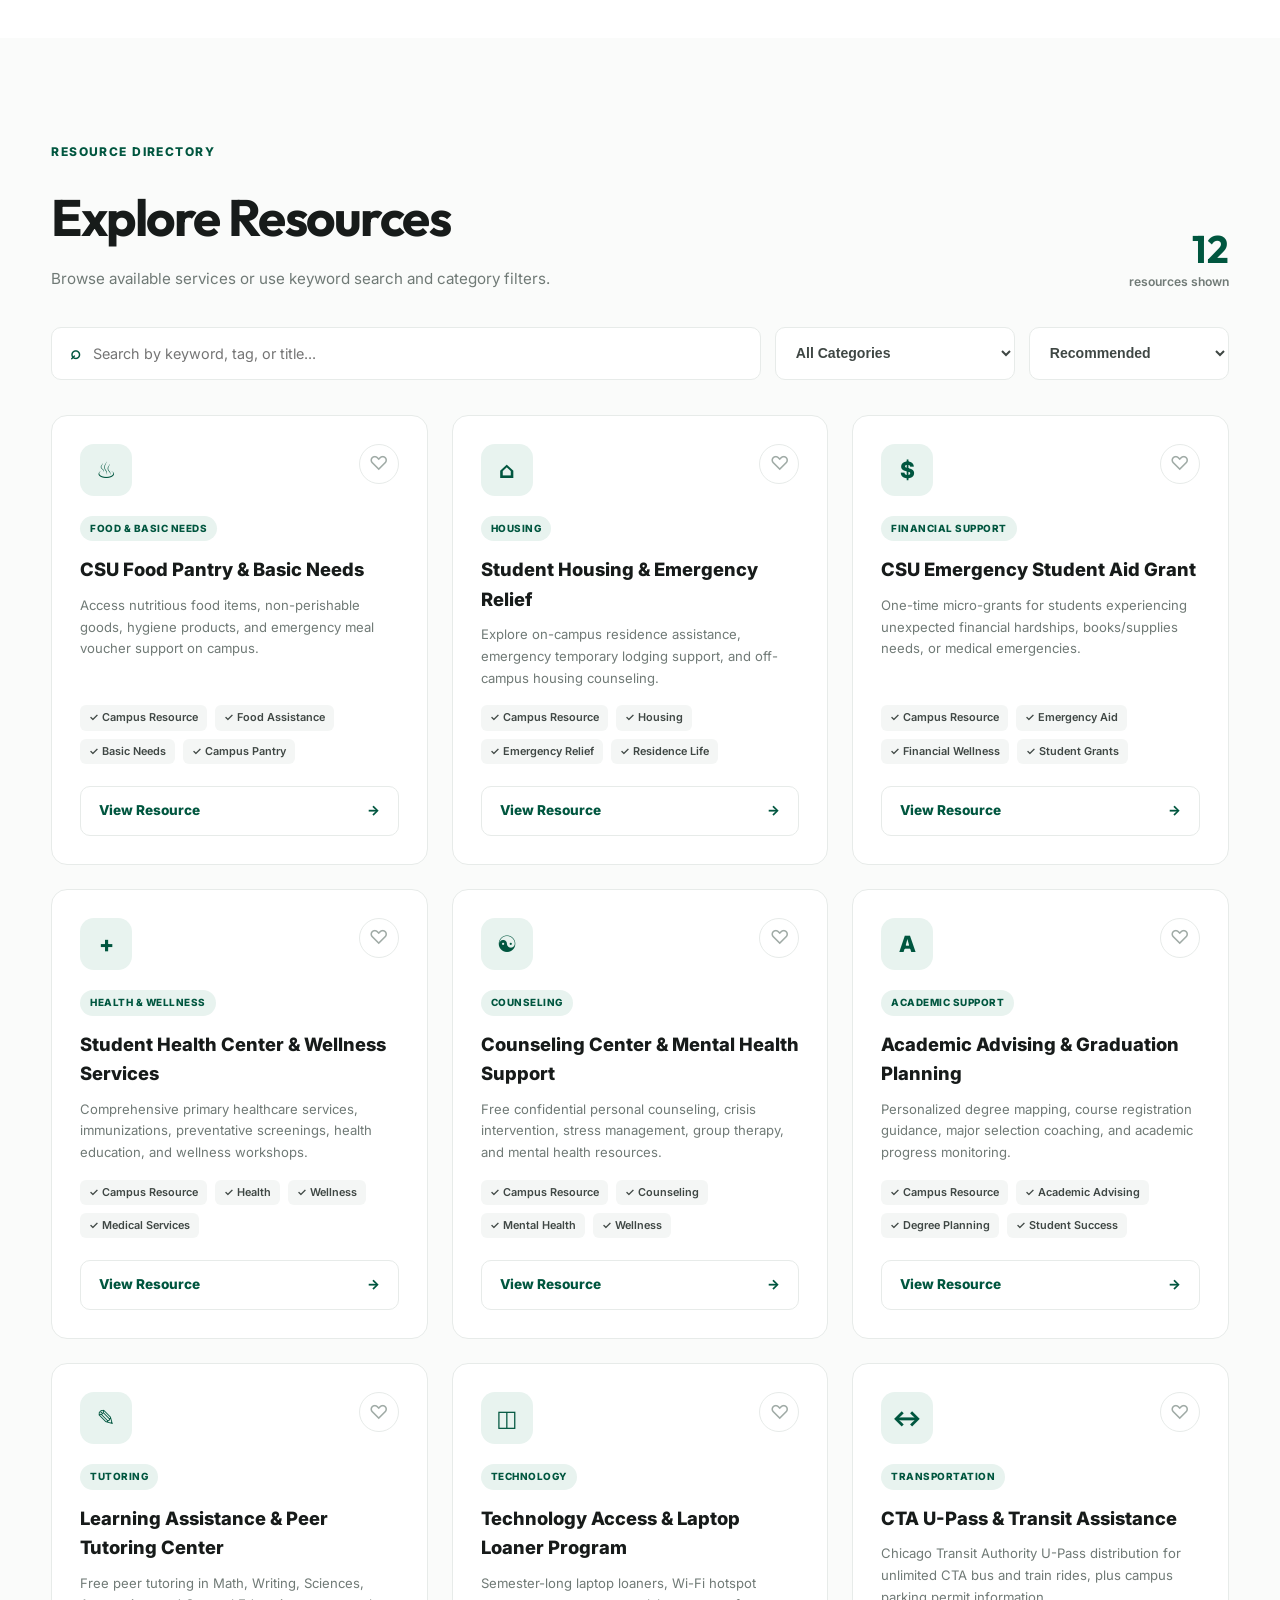
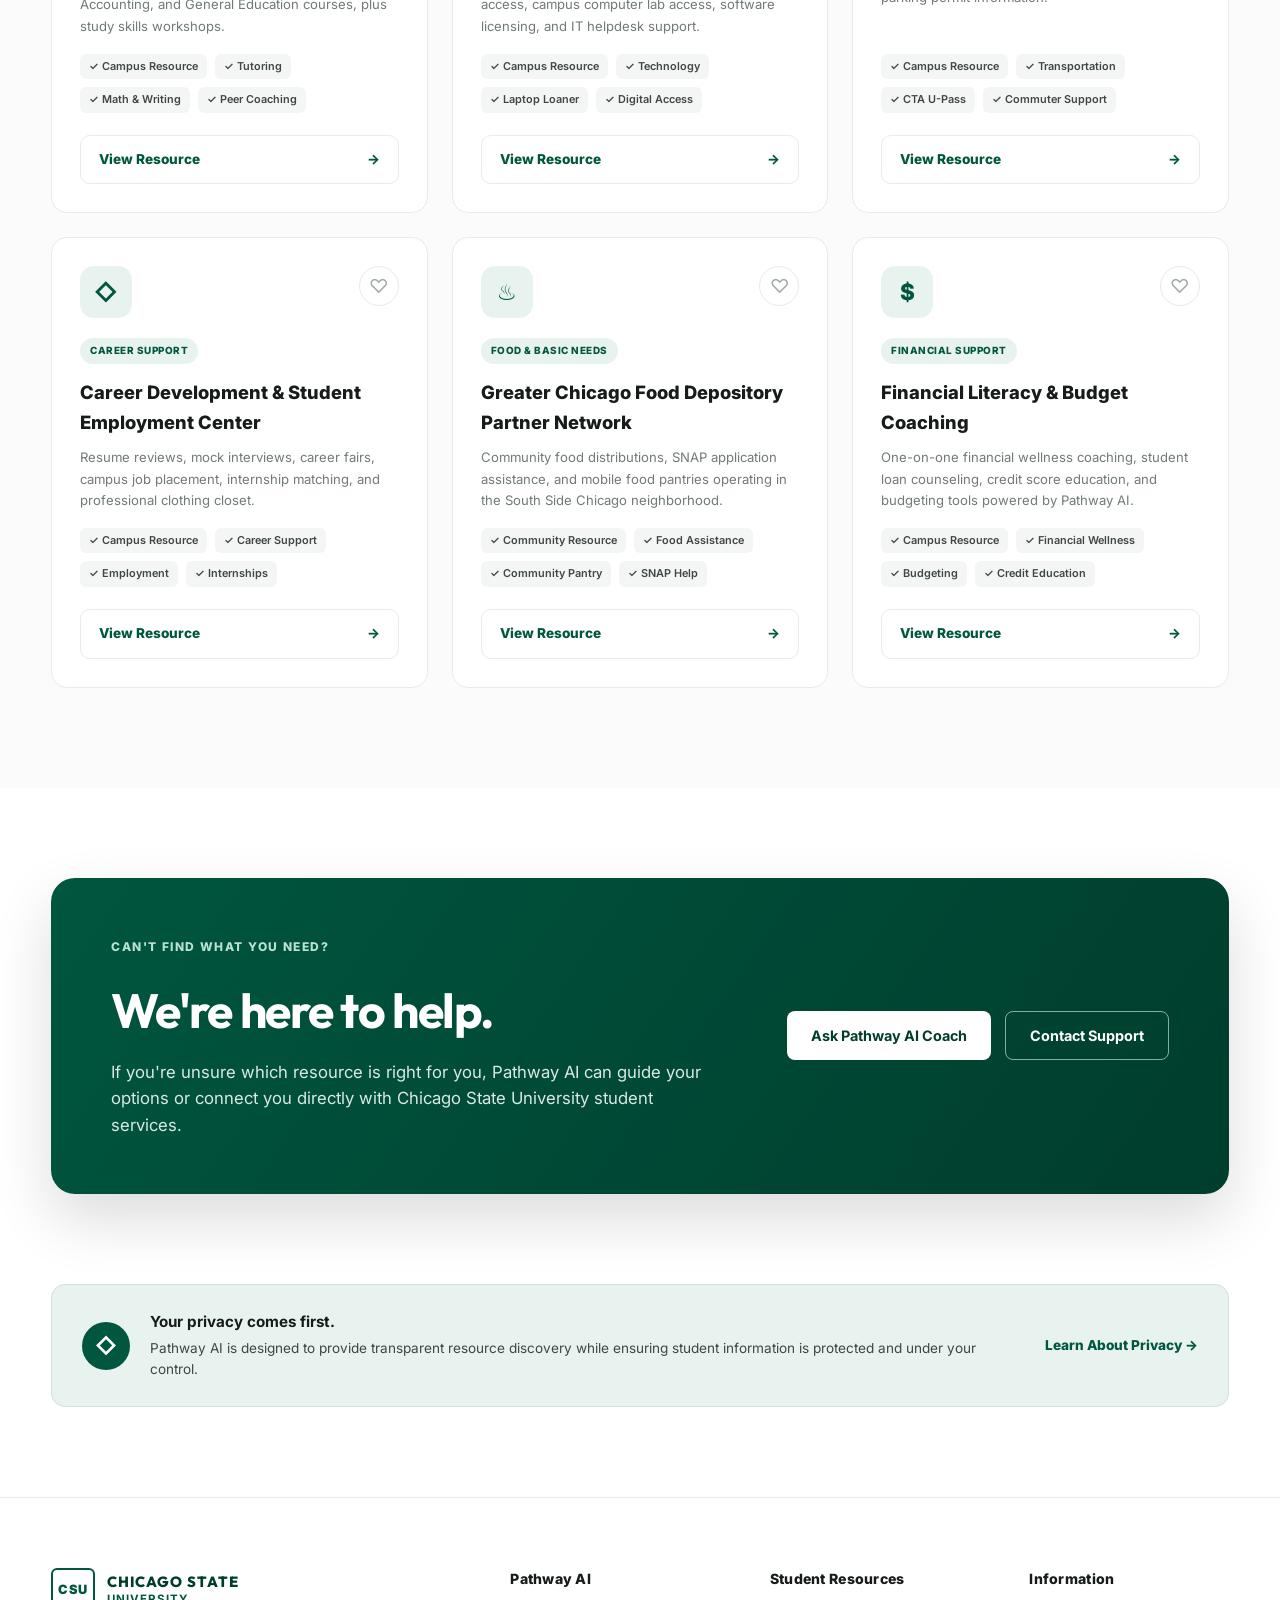
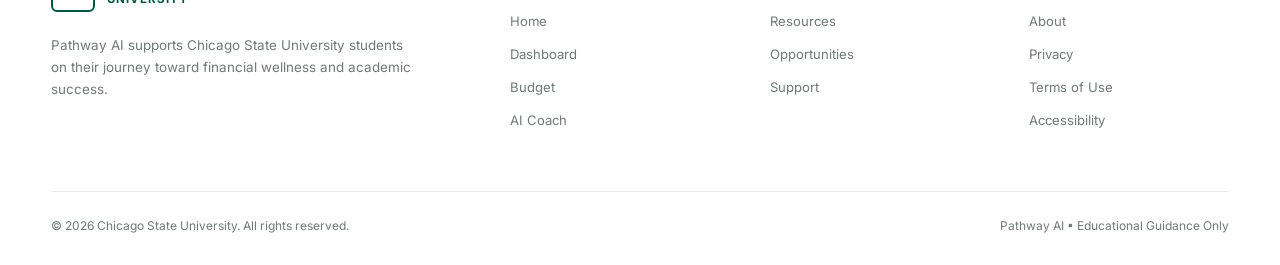
<file: resources.html>
<!DOCTYPE html>
<html lang="en">
<head>
  <meta charset="UTF-8" />
  <meta name="viewport" content="width=device-width, initial-scale=1.0" />
  <meta name="color-scheme" content="light" />

  <title>Resource Navigator | Pathway AI × Chicago State University</title>

  <meta
    name="description"
    content="Explore Chicago State University and community resources through the Pathway AI Resource Navigator."
  />

  <!-- Google Fonts -->
  <link rel="preconnect" href="https://fonts.googleapis.com">
  <link rel="preconnect" href="https://fonts.gstatic.com" crossorigin>
  <link href="https://fonts.googleapis.com/css2?family=Inter:wght@400;500;600;700;800;900&family=Outfit:wght@600;700;800&display=swap" rel="stylesheet">

  <!-- Shared site styles -->
  <link rel="stylesheet" href="styles.css" />

  <!-- Resources page styles -->
  <link rel="stylesheet" href="resources.css" />
</head>

<body>

  <!-- =====================================================
       1. UNIVERSITY ANNOUNCEMENT BAR
  ====================================================== -->

  <div class="university-bar">
    <div class="container university-bar-content">
      <p>
        <span class="star-icon">★</span> Empowering Chicago State University students to achieve financial wellness and graduate with confidence.
      </p>

      <div class="university-links">
        <a href="/support.html">Support</a>
        <a href="/signup-login.html">Student Login</a>
      </div>
    </div>
  </div>


  <!-- =====================================================
       2. NAVIGATION HEADER
  ====================================================== -->

  <header class="site-header" id="site-header">
    <div class="container navbar">

      <a href="/" class="brand" aria-label="Chicago State University Home">
        <div class="brand-mark">CSU</div>
        <div class="brand-text">
          <strong>CHICAGO STATE</strong>
          <span>UNIVERSITY</span>
        </div>
      </a>

      <nav class="nav-links" aria-label="Main navigation">
        <a href="/">Home</a>
        <a href="/resources.html" class="active">Resources</a>
        <a href="/opportunities.html">Opportunities</a>
        <a href="/support.html">Support</a>
        <a href="/about.html">About</a>
      </nav>

      <div class="nav-actions">
        <a href="/signup-login.html" class="login-link">Log In</a>
        <a href="/signup-login.html" class="btn btn-primary">Get Started</a>
      </div>

      <button
        class="mobile-menu-button"
        id="mobile-menu-toggle"
        aria-label="Open navigation menu"
        aria-expanded="false"
        aria-controls="mobile-nav-drawer"
      >
        ☰
      </button>

    </div>
  </header>

  <!-- Mobile Navigation Drawer -->
  <div class="mobile-nav-drawer" id="mobile-nav-drawer" aria-hidden="true">
      <div class="mobile-nav-header">
        <div class="brand">
          <div class="brand-mark">CSU</div>
          <div class="brand-text">
            <strong>CHICAGO STATE</strong>
            <span>UNIVERSITY</span>
          </div>
        </div>
        <button class="mobile-close-button" id="mobile-menu-close" aria-label="Close menu">&times;</button>
      </div>
      <nav class="mobile-nav-links">
        <a href="/">Home</a>
        <a href="/resources.html" class="active">Resources</a>
        <a href="/opportunities.html">Opportunities</a>
        <a href="/support.html">Support</a>
        <a href="/about.html">About</a>
        <hr class="drawer-divider" />
        <a href="/dashboard.html">Dashboard</a>
        <a href="/budget.html">Budget Tracker</a>
        <a href="/coach.html">AI Wellness Coach</a>
      </nav>
      <div class="mobile-nav-footer">
        <a href="/signup-login.html" class="btn btn-outline btn-full">Log In</a>
        <a href="/signup-login.html" class="btn btn-primary btn-full">Get Started</a>
      </div>
    </div>
  <div class="mobile-backdrop" id="mobile-backdrop"></div>



  <main>

    <!-- =====================================================
         3. RESOURCE HERO
    ====================================================== -->

    <section class="resource-hero">
      <div class="container resource-hero-grid">

        <!-- LEFT HERO CONTENT -->
        <div class="resource-hero-content">
          <span class="eyebrow green">PATHWAY AI RESOURCE NAVIGATOR</span>
          <h1>
            Find the support<br>
            <span>you need.</span>
          </h1>
          <p>
            Explore Chicago State University and community resources designed to support your financial, academic, and personal success.
          </p>

          <!-- HERO SEARCH INPUT -->
          <div class="hero-resource-search">
            <div class="search-icon">&#x2315;</div>
            <input
              type="search"
              id="heroSearchInput"
              placeholder="What can we help you find? (e.g. food pantry, tutoring, emergency aid)"
              aria-label="Search resources"
            />
            <button class="btn btn-primary" id="heroSearchBtn">
              Search Resources
            </button>
          </div>

          <!-- POPULAR QUERY CHIPS -->
          <div class="popular-searches">
            <span>Popular Searches:</span>
            <button data-search="food">Food Assistance</button>
            <button data-search="housing">Housing</button>
            <button data-search="financial">Financial Help</button>
            <button data-search="tutoring">Tutoring</button>
          </div>
        </div>

        <!-- RIGHT HERO VISUAL CARD -->
        <div class="resource-hero-visual">
          <div class="resource-visual-card">
            <div class="visual-card-header">
              <div>
                <span>RESOURCE NAVIGATOR &bull; LIVE HUB</span>
                <h3>How can we help?</h3>
              </div>
              <div class="visual-icon">&#x2315;</div>
            </div>

            <div class="visual-resource-list">
              <div class="visual-resource-item">
                <span class="mini-resource-icon">&#x2668;</span>
                <div>
                  <strong>Food &amp; Basic Needs</strong>
                  <small>Campus pantry &amp; emergency vouchers</small>
                </div>
                <span class="visual-arrow">&rarr;</span>
              </div>

              <div class="visual-resource-item">
                <span class="mini-resource-icon">&#x2302;</span>
                <div>
                  <strong>Housing Support</strong>
                  <small>Emergency relief &amp; off-campus guidance</small>
                </div>
                <span class="visual-arrow">&rarr;</span>
              </div>

              <div class="visual-resource-item">
                <span class="mini-resource-icon">+</span>
                <div>
                  <strong>Health &amp; Wellness</strong>
                  <small>Student medical center &amp; counseling</small>
                </div>
                <span class="visual-arrow">&rarr;</span>
              </div>

              <div class="visual-resource-item">
                <span class="mini-resource-icon">A</span>
                <div>
                  <strong>Academic Support</strong>
                  <small>Tutoring &amp; advising services</small>
                </div>
                <span class="visual-arrow">&rarr;</span>
              </div>
            </div>
          </div>
        </div>

      </div>
    </section>



    <!-- =====================================================
         4. QUICK HELP / CATEGORY SELECTOR (10 REQUIRED CATEGORIES)
    ====================================================== -->

    <section class="quick-help-section">
      <div class="container">

        <div class="quick-help-heading">
          <div>
            <span class="eyebrow green">START HERE</span>
            <h2>What do you need help with?</h2>
          </div>
          <p>
            Choose a category to quickly filter resources matched directly to your student needs.
          </p>
        </div>

        <div class="resource-category-grid">

          <!-- 0. ALL -->
          <button class="resource-category-card active" data-category="all">
            <div class="category-icon">&#x2722;</div>
            <div>
              <h3>All Resources</h3>
              <p>Browse all available student support programs.</p>
            </div>
          </button>

          <!-- 1. FOOD -->
          <button class="resource-category-card" data-category="food">
            <div class="category-icon">&#x2668;</div>
            <div>
              <h3>Food &amp; Basic Needs</h3>
              <p>Food assistance, pantry hours &amp; essential needs.</p>
            </div>
          </button>

          <!-- 2. HOUSING -->
          <button class="resource-category-card" data-category="housing">
            <div class="category-icon">&#x2302;</div>
            <div>
              <h3>Housing</h3>
              <p>Housing support &amp; emergency room relief.</p>
            </div>
          </button>

          <!-- 3. FINANCIAL -->
          <button class="resource-category-card" data-category="financial">
            <div class="category-icon">$</div>
            <div>
              <h3>Financial Support</h3>
              <p>Emergency grants, micro-aid &amp; financial wellness.</p>
            </div>
          </button>

          <!-- 4. HEALTH -->
          <button class="resource-category-card" data-category="health">
            <div class="category-icon">+</div>
            <div>
              <h3>Health &amp; Wellness</h3>
              <p>Medical center services &amp; student health care.</p>
            </div>
          </button>

          <!-- 5. COUNSELING -->
          <button class="resource-category-card" data-category="counseling">
            <div class="category-icon">&#x262F;</div>
            <div>
              <h3>Counseling</h3>
              <p>Confidential mental health &amp; stress counseling.</p>
            </div>
          </button>

          <!-- 6. ACADEMIC -->
          <button class="resource-category-card" data-category="academic">
            <div class="category-icon">A</div>
            <div>
              <h3>Academic Support</h3>
              <p>Degree advising &amp; academic planning.</p>
            </div>
          </button>

          <!-- 7. TUTORING -->
          <button class="resource-category-card" data-category="tutoring">
            <div class="category-icon">&#x270E;</div>
            <div>
              <h3>Tutoring</h3>
              <p>Peer tutoring in Math, Writing, and Sciences.</p>
            </div>
          </button>

          <!-- 8. TECHNOLOGY -->
          <button class="resource-category-card" data-category="technology">
            <div class="category-icon">&#x25EB;</div>
            <div>
              <h3>Technology</h3>
              <p>Laptop loaner programs &amp; digital IT access.</p>
            </div>
          </button>

          <!-- 9. TRANSPORTATION -->
          <button class="resource-category-card" data-category="transportation">
            <div class="category-icon">&#x2194;</div>
            <div>
              <h3>Transportation</h3>
              <p>CTA U-Pass distribution &amp; transit help.</p>
            </div>
          </button>

          <!-- 10. CAREER -->
          <button class="resource-category-card" data-category="career">
            <div class="category-icon">&#x25C7;</div>
            <div>
              <h3>Career Support</h3>
              <p>Resume prep, internships &amp; campus employment.</p>
            </div>
          </button>

        </div>

      </div>
    </section>



    <!-- =====================================================
         5. RESOURCE DIRECTORY (DYNAMIC RESULTS & TOOLBAR)
    ====================================================== -->

    <section class="resource-directory" id="resourceDirectory">
      <div class="container">

        <!-- DIRECTORY HEADING -->
        <div class="directory-heading">
          <div>
            <span class="eyebrow green">RESOURCE DIRECTORY</span>
            <h2>Explore Resources</h2>
            <p>Browse available services or use keyword search and category filters.</p>
          </div>

          <div class="directory-count">
            <strong id="resourceCount">0</strong>
            <span>resources shown</span>
          </div>
        </div>

        <!-- SEARCH + FILTER TOOLBAR -->
        <div class="resource-toolbar">
          <div class="directory-search">
            <span>&#x2315;</span>
            <input
              type="search"
              id="directorySearchInput"
              placeholder="Search by keyword, tag, or title..."
              aria-label="Filter resources by text"
            />
          </div>

          <select id="categoryFilterSelect" aria-label="Filter by category">
            <option value="all">All Categories</option>
            <option value="food">Food &amp; Basic Needs</option>
            <option value="housing">Housing</option>
            <option value="financial">Financial Support</option>
            <option value="health">Health &amp; Wellness</option>
            <option value="counseling">Counseling</option>
            <option value="academic">Academic Support</option>
            <option value="tutoring">Tutoring</option>
            <option value="technology">Technology</option>
            <option value="transportation">Transportation</option>
            <option value="career">Career Support</option>
          </select>

          <select id="sortSelect" aria-label="Sort resources">
            <option value="recommended">Recommended</option>
            <option value="az">A – Z (Title)</option>
            <option value="recent">Recently Updated</option>
          </select>
        </div>

        <!-- DYNAMIC RESOURCE RESULTS GRID -->
        <div class="resource-results" id="resourceResults">
          <!-- Rendered dynamically by resources.js -->
        </div>

        <!-- EMPTY STATE (NO RESULTS) -->
        <div class="no-results" id="noResults" hidden>
          <div class="no-results-icon">&#x2315;</div>
          <h3>We couldn't find a matching resource.</h3>
          <p>
            Try adjusting your search terms or resetting the category filters to discover available support.
          </p>
          <div class="no-results-actions">
            <button class="btn btn-outline" id="resetFiltersBtn">
              Reset All Filters
            </button>
            <a href="/support.html" class="btn btn-primary">
              Contact Student Support
            </a>
          </div>
        </div>

      </div>
    </section>



    <!-- =====================================================
         6. NEED HELP CTA
    ====================================================== -->

    <section class="resource-help-section">
      <div class="container resource-help-card">

        <div>
          <span class="eyebrow light">CAN'T FIND WHAT YOU NEED?</span>
          <h2>We're here to help.</h2>
          <p>
            If you're unsure which resource is right for you, Pathway AI can guide your options or connect you directly with Chicago State University student services.
          </p>
        </div>

        <div class="resource-help-actions">
          <a href="/coach.html" class="btn btn-light">
            Ask Pathway AI Coach
          </a>
          <a href="/support.html" class="btn btn-green-outline">
            Contact Support
          </a>
        </div>

      </div>
    </section>



    <!-- =====================================================
         7. PRIVACY NOTE
    ====================================================== -->

    <section class="resource-privacy">
      <div class="container privacy-message">
        <div class="privacy-message-icon">&#x25C7;</div>
        <div>
          <strong>Your privacy comes first.</strong>
          <p>
            Pathway AI is designed to provide transparent resource discovery while ensuring student information is protected and under your control.
          </p>
        </div>
        <a href="/privacy.html">
          Learn About Privacy &rarr;
        </a>
      </div>
    </section>

  </main>



  <!-- =====================================================
       8. RESOURCE DETAIL MODAL DIALOG (SLIDE-OVER / OVERLAY)
  ====================================================== -->

  <div class="resource-modal-overlay" id="resourceModal" aria-hidden="true" role="dialog" aria-modal="true" aria-labelledby="modalTitle">
    <div class="resource-modal-dialog">

      <div class="modal-header">
        <div class="modal-header-left">
          <div class="modal-header-icon" id="modalIcon">&#x25C7;</div>
          <div>
            <div class="modal-header-tags">
              <span class="modal-tag" id="modalCategoryTag">CATEGORY</span>
              <span class="modal-scope-tag" id="modalScopeTag">Campus Resource</span>
            </div>
            <h2 id="modalTitle">Resource Title Loading...</h2>
          </div>
        </div>
        <button class="modal-close-btn" id="modalCloseBtn" aria-label="Close details">&times;</button>
      </div>

      <div class="modal-body">
        <p class="modal-description-box" id="modalDescription"></p>

        <div class="modal-instructions-box">
          <strong>How to Access / Instructions:</strong>
          <p id="modalInstructions"></p>
        </div>

        <div class="modal-grid-details">
          <div class="modal-detail-item">
            <strong>Eligibility Criteria</strong>
            <p id="modalEligibility"></p>
          </div>

          <div class="modal-detail-item">
            <strong>Campus Location</strong>
            <p id="modalLocation"></p>
          </div>

          <div class="modal-detail-item">
            <strong>Operating Hours &amp; Availability</strong>
            <p id="modalAvailability"></p>
          </div>

          <div class="modal-detail-item">
            <strong>Deadlines / Status</strong>
            <p id="modalDeadline"></p>
          </div>

          <div class="modal-detail-item">
            <strong>Contact Information</strong>
            <p id="modalContact"></p>
          </div>
        </div>
      </div>

      <div class="modal-footer">
        <button class="btn modal-save-btn" id="modalSaveBtn">
          &#x2661; Save Resource
        </button>
        <a href="#" target="_blank" rel="noopener noreferrer" class="btn btn-primary" id="modalUrlLink">
          Visit Resource Website &rarr;
        </a>
      </div>

    </div>
  </div>



  <!-- =====================================================
       9. FOOTER
  ====================================================== -->

  <footer class="footer">
    <div class="container footer-grid">

      <div class="footer-brand">
        <a href="/" class="brand">
          <div class="brand-mark">CSU</div>
          <div class="brand-text">
            <strong>CHICAGO STATE</strong>
            <span>UNIVERSITY</span>
          </div>
        </a>
        <p>
          Pathway AI supports Chicago State University students on their journey toward financial wellness and academic success.
        </p>
      </div>

      <div class="footer-column">
        <h4>Pathway AI</h4>
        <a href="/">Home</a>
        <a href="/dashboard.html">Dashboard</a>
        <a href="/budget.html">Budget</a>
        <a href="/coach.html">AI Coach</a>
      </div>

      <div class="footer-column">
        <h4>Student Resources</h4>
        <a href="/resources.html" class="active">Resources</a>
        <a href="/opportunities.html">Opportunities</a>
        <a href="/support.html">Support</a>
      </div>

      <div class="footer-column">
        <h4>Information</h4>
        <a href="/about.html">About</a>
        <a href="/privacy.html">Privacy</a>
        <a href="/terms.html">Terms of Use</a>
        <a href="/accessibility.html">Accessibility</a>
      </div>

    </div>

    <div class="container footer-bottom">
      <span>&copy; 2026 Chicago State University. All rights reserved.</span>
      <span>Pathway AI &bull; Educational Guidance Only</span>
    </div>
  </footer>

  <!-- Scripts -->
  <script src="main.js"></script>
  <script src="resources.js"></script>

</body>
</html>
</file>
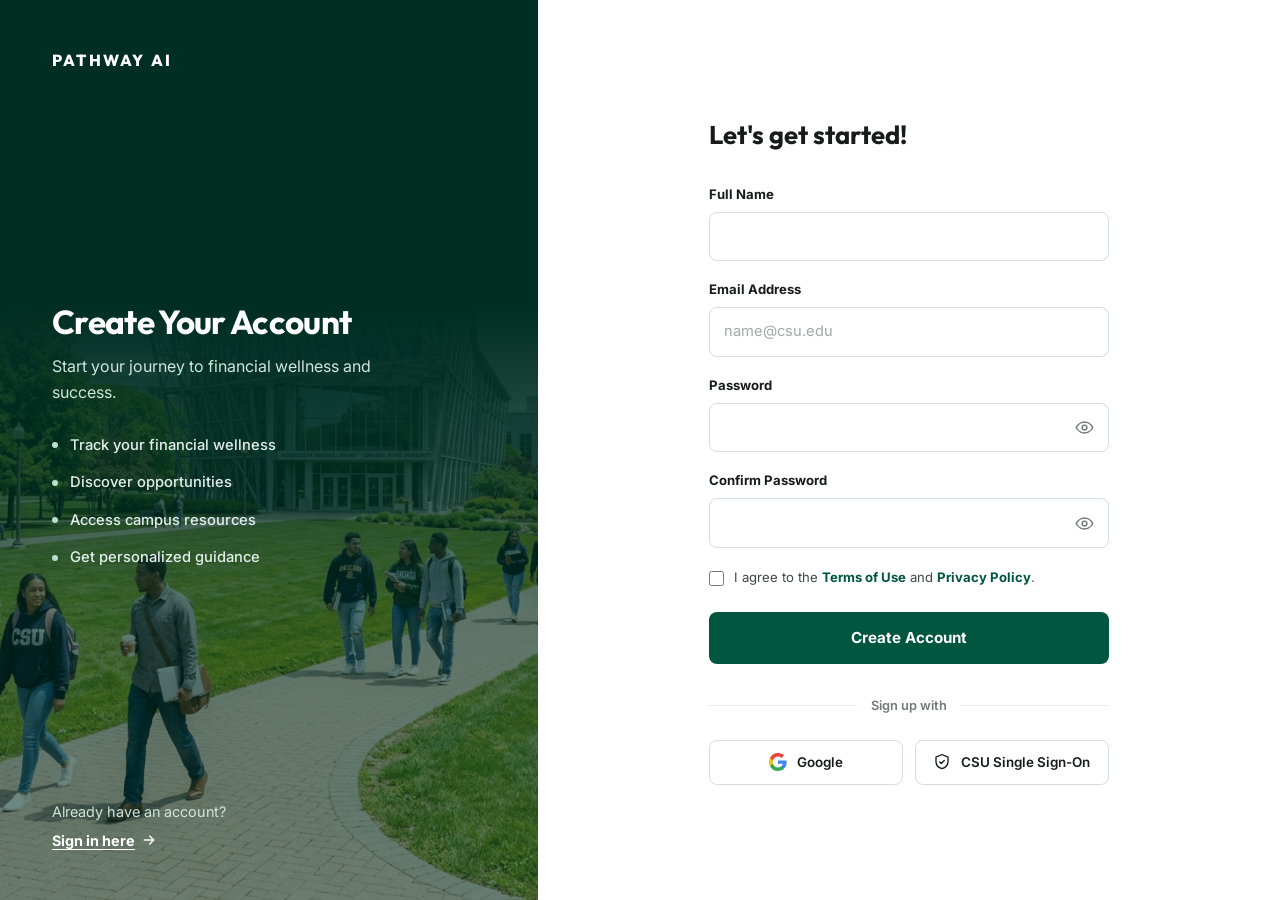
<file: signup-login.html>
<!DOCTYPE html>
<html lang="en">
<head>
  <meta charset="UTF-8" />
  <meta name="viewport" content="width=device-width, initial-scale=1.0" />
  <meta name="color-scheme" content="light" />

  <title>Sign Up / Log In | Pathway AI — Chicago State University</title>

  <meta
    name="description"
    content="Sign up or log in to Pathway AI to start your journey to financial wellness, campus resources, and opportunities at Chicago State University."
  />

  <!-- Google Fonts -->
  <link rel="preconnect" href="https://fonts.googleapis.com">
  <link rel="preconnect" href="https://fonts.gstatic.com" crossorigin>
  <link href="https://fonts.googleapis.com/css2?family=Inter:wght@400;500;600;700;800;900&family=Outfit:wght@600;700;800&display=swap" rel="stylesheet">

  <!-- Existing global styles -->
  <link rel="stylesheet" href="styles.css" />

  <!-- Sign up / Log in page styles -->
  <link rel="stylesheet" href="signup-login.css" />
</head>

<body>

  <div class="auth-page">

    <!-- =====================================================
         BRAND PANEL
    ====================================================== -->

    <div class="auth-brand-panel">

      <div class="auth-brand-photo" aria-hidden="true">
        <img src="images/csu-campus.jpg" alt="" />
        <div class="auth-brand-photo-fade"></div>
      </div>

      <div class="auth-brand-content">

        <a href="/" class="auth-logo">PATHWAY AI</a>

        <div class="auth-brand-copy">
          <h1 id="brand-heading">Create Your Account</h1>
          <p id="brand-copy">Start your journey to financial wellness and success.</p>

          <ul class="auth-feature-list">
            <li>
              <span class="auth-feature-icon" aria-hidden="true"></span>
              Track your financial wellness
            </li>
            <li>
              <span class="auth-feature-icon" aria-hidden="true"></span>
              Discover opportunities
            </li>
            <li>
              <span class="auth-feature-icon" aria-hidden="true"></span>
              Access campus resources
            </li>
            <li>
              <span class="auth-feature-icon" aria-hidden="true"></span>
              Get personalized guidance
            </li>
          </ul>
        </div>

        <p class="auth-switch">
          <span id="switch-question">Already have an account?</span>
          <button type="button" class="auth-switch-btn" id="mode-toggle" aria-label="Switch to log in">
            <span id="switch-label">Sign in here</span>
            <svg class="switch-arrow" viewBox="0 0 24 24" fill="none" stroke="currentColor" stroke-width="2" stroke-linecap="round" stroke-linejoin="round">
              <path d="M5 12h14"></path>
              <path d="M13 6l6 6-6 6"></path>
            </svg>
          </button>
        </p>

      </div>
    </div>


    <!-- =====================================================
         FORM PANEL
    ====================================================== -->

    <div class="auth-form-panel">
      <div class="auth-form-wrap">

        <h2 id="form-heading">Let's get started!</h2>

        <form class="auth-form" id="signup-form" novalidate>

          <div class="form-field">
            <label for="fullName">Full Name</label>
            <input type="text" id="fullName" name="fullName" autocomplete="name" required />
          </div>

          <div class="form-field">
            <label for="email">Email Address</label>
            <input type="email" id="email" name="email" placeholder="name@csu.edu" autocomplete="email" required />
          </div>

          <div class="form-field">
            <label for="password">Password</label>
            <div class="password-input-wrap">
              <input type="password" id="password" name="password" autocomplete="new-password" required />
              <button type="button" class="password-toggle" data-target="password" aria-label="Show password">
                <svg class="icon-eye" viewBox="0 0 24 24" fill="none" stroke="currentColor" stroke-width="1.8" stroke-linecap="round" stroke-linejoin="round">
                  <path d="M1.5 12S5 5 12 5s10.5 7 10.5 7-3.5 7-10.5 7S1.5 12 1.5 12z"></path>
                  <circle cx="12" cy="12" r="3"></circle>
                </svg>
                <svg class="icon-eye-off is-hidden" viewBox="0 0 24 24" fill="none" stroke="currentColor" stroke-width="1.8" stroke-linecap="round" stroke-linejoin="round">
                  <path d="M3 3l18 18"></path>
                  <path d="M10.6 5.1A10.7 10.7 0 0 1 12 5c7 0 10.5 7 10.5 7a13.4 13.4 0 0 1-3.1 3.9M6.5 6.6C3.4 8.5 1.5 12 1.5 12s3.5 7 10.5 7c1.3 0 2.5-.2 3.6-.6"></path>
                  <path d="M9.9 9.9a3 3 0 0 0 4.2 4.2"></path>
                </svg>
              </button>
            </div>
          </div>

          <div class="form-field">
            <label for="confirmPassword">Confirm Password</label>
            <div class="password-input-wrap">
              <input type="password" id="confirmPassword" name="confirmPassword" autocomplete="new-password" required />
              <button type="button" class="password-toggle" data-target="confirmPassword" aria-label="Show password">
                <svg class="icon-eye" viewBox="0 0 24 24" fill="none" stroke="currentColor" stroke-width="1.8" stroke-linecap="round" stroke-linejoin="round">
                  <path d="M1.5 12S5 5 12 5s10.5 7 10.5 7-3.5 7-10.5 7S1.5 12 1.5 12z"></path>
                  <circle cx="12" cy="12" r="3"></circle>
                </svg>
                <svg class="icon-eye-off is-hidden" viewBox="0 0 24 24" fill="none" stroke="currentColor" stroke-width="1.8" stroke-linecap="round" stroke-linejoin="round">
                  <path d="M3 3l18 18"></path>
                  <path d="M10.6 5.1A10.7 10.7 0 0 1 12 5c7 0 10.5 7 10.5 7a13.4 13.4 0 0 1-3.1 3.9M6.5 6.6C3.4 8.5 1.5 12 1.5 12s3.5 7 10.5 7c1.3 0 2.5-.2 3.6-.6"></path>
                  <path d="M9.9 9.9a3 3 0 0 0 4.2 4.2"></path>
                </svg>
              </button>
            </div>
          </div>

          <label class="auth-checkbox">
            <input type="checkbox" id="agree" name="agree" required />
            <span>I agree to the <a href="/terms.html">Terms of Use</a> and <a href="/privacy.html">Privacy Policy</a>.</span>
          </label>

          <button type="submit" class="btn btn-primary btn-full btn-large">Create Account</button>

        </form>

        <form class="auth-form is-hidden" id="login-form" novalidate>

          <div class="form-field">
            <label for="loginEmail">Email Address</label>
            <input type="email" id="loginEmail" name="loginEmail" placeholder="name@csu.edu" autocomplete="email" />
          </div>

          <div class="form-field">
            <label for="loginPassword">Password</label>
            <div class="password-input-wrap">
              <input type="password" id="loginPassword" name="loginPassword" autocomplete="current-password" />
              <button type="button" class="password-toggle" data-target="loginPassword" aria-label="Show password">
                <svg class="icon-eye" viewBox="0 0 24 24" fill="none" stroke="currentColor" stroke-width="1.8" stroke-linecap="round" stroke-linejoin="round">
                  <path d="M1.5 12S5 5 12 5s10.5 7 10.5 7-3.5 7-10.5 7S1.5 12 1.5 12z"></path>
                  <circle cx="12" cy="12" r="3"></circle>
                </svg>
                <svg class="icon-eye-off is-hidden" viewBox="0 0 24 24" fill="none" stroke="currentColor" stroke-width="1.8" stroke-linecap="round" stroke-linejoin="round">
                  <path d="M3 3l18 18"></path>
                  <path d="M10.6 5.1A10.7 10.7 0 0 1 12 5c7 0 10.5 7 10.5 7a13.4 13.4 0 0 1-3.1 3.9M6.5 6.6C3.4 8.5 1.5 12 1.5 12s3.5 7 10.5 7c1.3 0 2.5-.2 3.6-.6"></path>
                  <path d="M9.9 9.9a3 3 0 0 0 4.2 4.2"></path>
                </svg>
              </button>
            </div>
          </div>

          <div class="auth-form-row">
            <label class="auth-checkbox inline">
              <input type="checkbox" id="rememberMe" name="rememberMe" />
              <span>Remember me</span>
            </label>
            <a href="/forgot-password.html" class="auth-forgot-link">Forgot password?</a>
          </div>

          <button type="submit" class="btn btn-primary btn-full btn-large">Log In</button>

        </form>

        <div class="auth-divider"><span id="divider-label">Sign up with</span></div>

        <div class="auth-oauth-row">

          <button type="button" class="oauth-btn">
            <svg viewBox="0 0 20 20" aria-hidden="true">
              <path fill="#4285F4" d="M19.6 10.23c0-.68-.06-1.36-.18-2H10v3.79h5.38a4.6 4.6 0 0 1-2 3.02v2.5h3.23c1.89-1.74 2.99-4.3 2.99-7.31z"/>
              <path fill="#34A853" d="M10 20c2.7 0 4.96-.89 6.62-2.42l-3.23-2.5c-.9.6-2.05.96-3.39.96-2.6 0-4.8-1.76-5.59-4.12H1.07v2.59A10 10 0 0 0 10 20z"/>
              <path fill="#FBBC05" d="M4.41 11.92A6 6 0 0 1 4.09 10c0-.67.12-1.32.32-1.92V5.49H1.07A10 10 0 0 0 0 10c0 1.61.39 3.14 1.07 4.51z"/>
              <path fill="#EA4335" d="M10 3.96c1.47 0 2.79.51 3.82 1.5l2.87-2.87C14.95.99 12.7 0 10 0 6.09 0 2.72 2.24 1.07 5.49l3.34 2.59C5.2 5.72 7.4 3.96 10 3.96z"/>
            </svg>
            Google
          </button>

          <button type="button" class="oauth-btn">
            <svg viewBox="0 0 24 24" fill="none" stroke="currentColor" stroke-width="1.8" stroke-linecap="round" stroke-linejoin="round" aria-hidden="true">
              <path d="M12 2l8 3.5V11c0 5-3.4 8.6-8 9.9C7.4 19.6 4 16 4 11V5.5L12 2z"></path>
              <path d="M9 12l2 2 4-4"></path>
            </svg>
            CSU Single Sign-On
          </button>

        </div>

      </div>
    </div>

  </div>

  <script src="signup-login.js"></script>

</body>
</html>
</file>
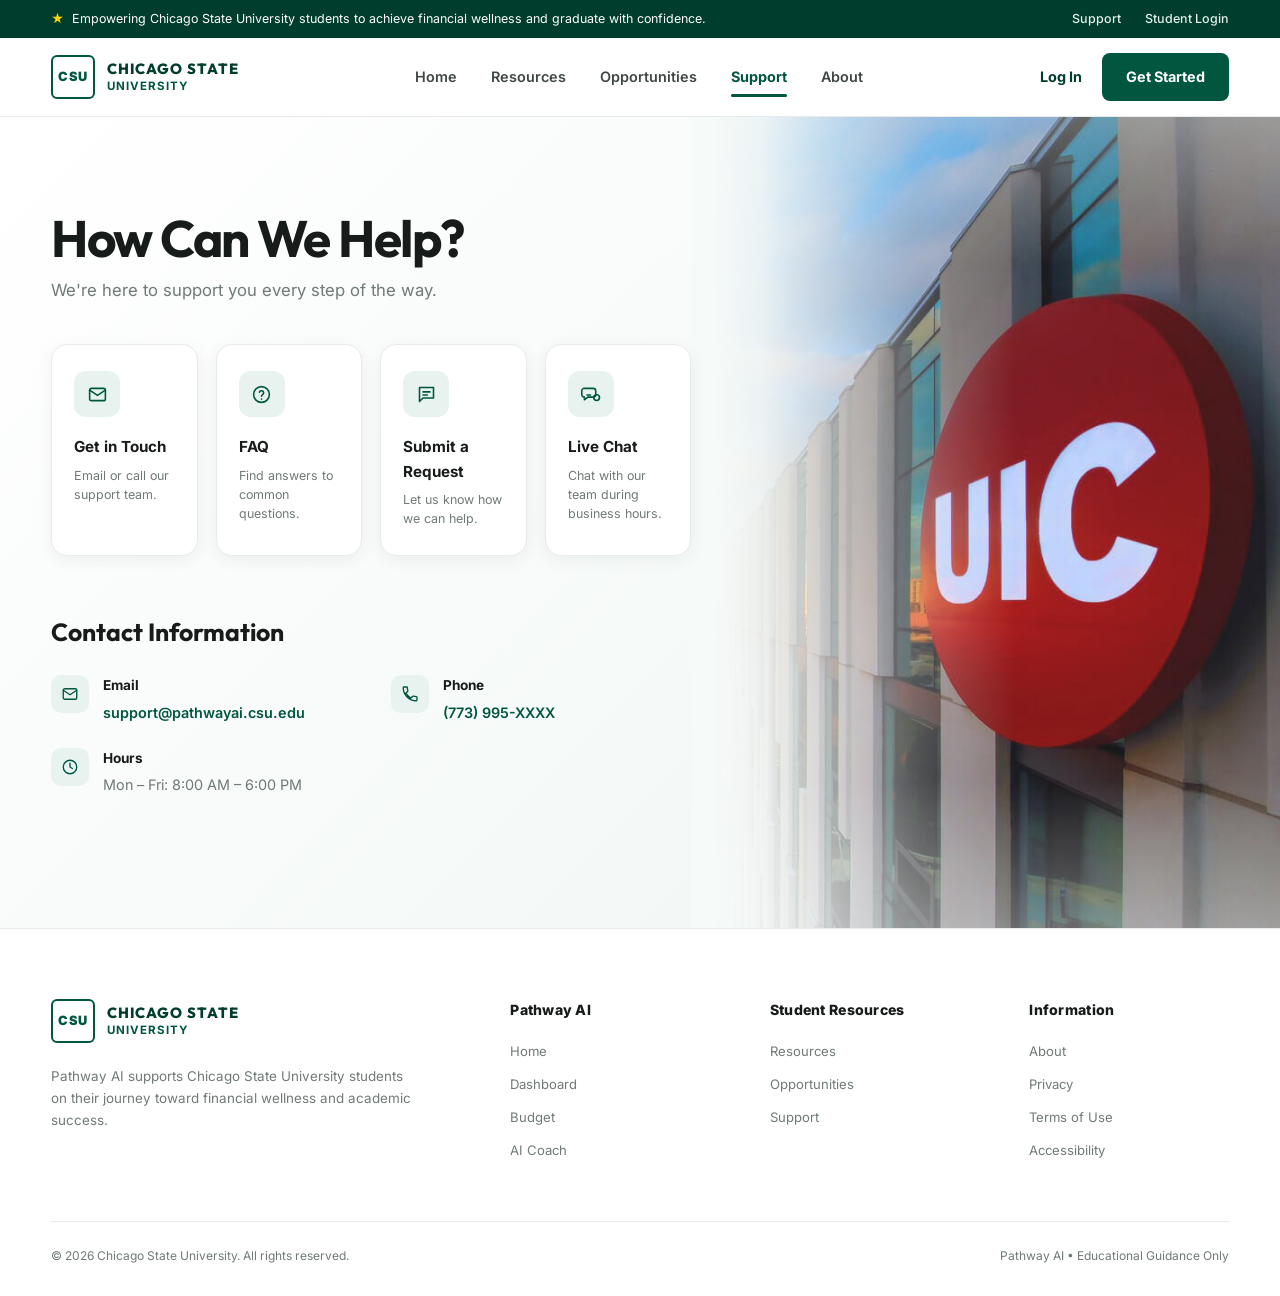
<file: support.html>
<!DOCTYPE html>
<html lang="en">
<head>
  <meta charset="UTF-8" />
  <meta name="viewport" content="width=device-width, initial-scale=1.0" />
  <meta name="color-scheme" content="light" />

  <title>Support | Pathway AI — Chicago State University</title>

  <meta
    name="description"
    content="Get help with Pathway AI. Contact the support team, browse frequently asked questions, submit a request, or chat with us during business hours."
  />

  <!-- Google Fonts -->
  <link rel="preconnect" href="https://fonts.googleapis.com">
  <link rel="preconnect" href="https://fonts.gstatic.com" crossorigin>
  <link href="https://fonts.googleapis.com/css2?family=Inter:wght@400;500;600;700;800;900&family=Outfit:wght@600;700;800&display=swap" rel="stylesheet">

  <!-- Existing global styles -->
  <link rel="stylesheet" href="styles.css" />

  <!-- Support page styles -->
  <link rel="stylesheet" href="support.css" />
</head>

<body>

  <!-- =====================================================
       1. UNIVERSITY ANNOUNCEMENT BAR
  ====================================================== -->

  <div class="university-bar">
    <div class="container university-bar-content">
      <p>
        <span class="star-icon">★</span> Empowering Chicago State University students to achieve financial wellness and graduate with confidence.
      </p>

      <div class="university-links">
        <a href="/support.html">Support</a>
        <a href="/signup-login.html">Student Login</a>
      </div>
    </div>
  </div>


  <!-- =====================================================
       2. NAVIGATION HEADER
  ====================================================== -->

  <header class="site-header" id="site-header">
    <div class="container navbar">

      <a href="/" class="brand" aria-label="Chicago State University Home">
        <div class="brand-mark">CSU</div>
        <div class="brand-text">
          <strong>CHICAGO STATE</strong>
          <span>UNIVERSITY</span>
        </div>
      </a>

      <nav class="nav-links" aria-label="Main navigation">
        <a href="/">Home</a>
        <a href="/resources.html">Resources</a>
        <a href="/opportunities.html">Opportunities</a>
        <a href="/support.html" class="active">Support</a>
        <a href="/about.html">About</a>
      </nav>

      <div class="nav-actions">
        <a href="/signup-login.html" class="login-link">Log In</a>
        <a href="/signup-login.html" class="btn btn-primary">Get Started</a>
      </div>

      <button
        class="mobile-menu-button"
        id="mobile-menu-toggle"
        aria-label="Open navigation menu"
        aria-expanded="false"
        aria-controls="mobile-nav-drawer"
      >
        ☰
      </button>

    </div>
  </header>

  <!-- Mobile Navigation Drawer -->
  <div class="mobile-nav-drawer" id="mobile-nav-drawer" aria-hidden="true">
      <div class="mobile-nav-header">
        <div class="brand">
          <div class="brand-mark">CSU</div>
          <div class="brand-text">
            <strong>CHICAGO STATE</strong>
            <span>UNIVERSITY</span>
          </div>
        </div>
        <button class="mobile-close-button" id="mobile-menu-close" aria-label="Close menu">&times;</button>
      </div>
      <nav class="mobile-nav-links">
        <a href="/">Home</a>
        <a href="/resources.html">Resources</a>
        <a href="/opportunities.html">Opportunities</a>
        <a href="/support.html" class="active">Support</a>
        <a href="/about.html">About</a>
        <hr class="drawer-divider" />
        <a href="/dashboard.html">Dashboard</a>
        <a href="/budget.html">Budget Tracker</a>
        <a href="/coach.html">AI Wellness Coach</a>
      </nav>
      <div class="mobile-nav-footer">
        <a href="/signup-login.html" class="btn btn-outline btn-full">Log In</a>
        <a href="/signup-login.html" class="btn btn-primary btn-full">Get Started</a>
      </div>
    </div>
  <div class="mobile-backdrop" id="mobile-backdrop"></div>


  <main>

    <!-- =====================================================
         3. SUPPORT HERO / HOW CAN WE HELP
    ====================================================== -->

    <section class="support-hero">
      <div class="container support-hero-grid">

        <!-- LEFT CONTENT -->
        <div class="support-hero-content">

          <h1>How Can We Help?</h1>
          <p class="support-hero-lead">We're here to support you every step of the way.</p>

          <!-- QUICK ACTION CARDS -->
          <div class="support-actions-grid">

            <a href="mailto:support@pathwayai.csu.edu" class="support-action-card">
              <span class="support-action-icon" aria-hidden="true">
                <svg viewBox="0 0 24 24" fill="none" stroke="currentColor" stroke-width="1.8" stroke-linecap="round" stroke-linejoin="round">
                  <rect x="3" y="5" width="18" height="14" rx="2"></rect>
                  <path d="M3 7l9 6 9-6"></path>
                </svg>
              </span>
              <strong>Get in Touch</strong>
              <p>Email or call our support team.</p>
            </a>

            <a href="/faq.html" class="support-action-card">
              <span class="support-action-icon" aria-hidden="true">
                <svg viewBox="0 0 24 24" fill="none" stroke="currentColor" stroke-width="1.8" stroke-linecap="round" stroke-linejoin="round">
                  <circle cx="12" cy="12" r="9"></circle>
                  <path d="M9.5 9.5a2.5 2.5 0 0 1 4.9.8c0 1.7-2.4 2.2-2.4 3.7"></path>
                  <path d="M12 17.2v.1"></path>
                </svg>
              </span>
              <strong>FAQ</strong>
              <p>Find answers to common questions.</p>
            </a>

            <a href="/support-request.html" class="support-action-card">
              <span class="support-action-icon" aria-hidden="true">
                <svg viewBox="0 0 24 24" fill="none" stroke="currentColor" stroke-width="1.8" stroke-linecap="round" stroke-linejoin="round">
                  <path d="M4 4h16v12H8l-4 4V4z"></path>
                  <path d="M8 9h8"></path>
                  <path d="M8 12.5h5"></path>
                </svg>
              </span>
              <strong>Submit a Request</strong>
              <p>Let us know how we can help.</p>
            </a>

            <a href="/support.html#chat" class="support-action-card">
              <span class="support-action-icon" aria-hidden="true">
                <svg viewBox="0 0 24 24" fill="none" stroke="currentColor" stroke-width="1.8" stroke-linecap="round" stroke-linejoin="round">
                  <path d="M8 12.5h4"></path>
                  <path d="M4 5h11a3 3 0 0 1 3 3v4a3 3 0 0 1-3 3H9l-4 3v-3a3 3 0 0 1-3-3V8a3 3 0 0 1 2-3z"></path>
                  <circle cx="19" cy="15.5" r="3.3" fill="none"></circle>
                </svg>
              </span>
              <strong>Live Chat</strong>
              <p>Chat with our team during business hours.</p>
            </a>

          </div>

          <!-- CONTACT INFORMATION -->
          <div class="support-contact-info" id="contact-info">
            <h2>Contact Information</h2>

            <div class="contact-info-grid">

              <div class="contact-info-item">
                <span class="contact-info-icon" aria-hidden="true">
                  <svg viewBox="0 0 24 24" fill="none" stroke="currentColor" stroke-width="1.8" stroke-linecap="round" stroke-linejoin="round">
                    <rect x="3" y="5" width="18" height="14" rx="2"></rect>
                    <path d="M3 7l9 6 9-6"></path>
                  </svg>
                </span>
                <div>
                  <strong>Email</strong>
                  <a href="mailto:support@pathwayai.csu.edu">support@pathwayai.csu.edu</a>
                </div>
              </div>

              <div class="contact-info-item">
                <span class="contact-info-icon" aria-hidden="true">
                  <svg viewBox="0 0 24 24" fill="none" stroke="currentColor" stroke-width="1.8" stroke-linecap="round" stroke-linejoin="round">
                    <path d="M6.6 10.8c1.4 2.8 3.8 5.2 6.6 6.6l2.2-2.2c.3-.3.7-.4 1.1-.3 1.2.4 2.5.6 3.8.6.6 0 1 .4 1 1V20c0 .6-.4 1-1 1C10.8 21 3 13.2 3 3.7c0-.6.4-1 1-1h3.5c.6 0 1 .4 1 1 0 1.3.2 2.6.6 3.8.1.4 0 .8-.3 1.1L6.6 10.8z"></path>
                  </svg>
                </span>
                <div>
                  <strong>Phone</strong>
                  <a href="tel:+17739950000">(773) 995-XXXX</a>
                </div>
              </div>

              <div class="contact-info-item full">
                <span class="contact-info-icon" aria-hidden="true">
                  <svg viewBox="0 0 24 24" fill="none" stroke="currentColor" stroke-width="1.8" stroke-linecap="round" stroke-linejoin="round">
                    <circle cx="12" cy="12" r="9"></circle>
                    <path d="M12 7v5l3.2 2"></path>
                  </svg>
                </span>
                <div>
                  <strong>Hours</strong>
                  <span>Mon &ndash; Fri: 8:00 AM &ndash; 6:00 PM</span>
                </div>
              </div>

            </div>
          </div>

        </div>

      </div>

      <!-- RIGHT VISUAL (bleeds to the true edge of the viewport) -->
      <div class="support-hero-visual" aria-hidden="true">
        <img src="images/support-hero.jpg" alt="" class="support-hero-image" />
        <div class="support-hero-fade"></div>
      </div>

    </section>

  </main>


  <!-- =====================================================
       4. FOOTER
  ====================================================== -->

  <footer class="footer">
    <div class="container footer-grid">

      <div class="footer-brand">
        <a href="/" class="brand">
          <div class="brand-mark">CSU</div>
          <div class="brand-text">
            <strong>CHICAGO STATE</strong>
            <span>UNIVERSITY</span>
          </div>
        </a>
        <p>
          Pathway AI supports Chicago State University students on their journey toward financial wellness and academic success.
        </p>
      </div>

      <div class="footer-column">
        <h4>Pathway AI</h4>
        <a href="/">Home</a>
        <a href="/dashboard.html">Dashboard</a>
        <a href="/budget.html">Budget</a>
        <a href="/coach.html">AI Coach</a>
      </div>

      <div class="footer-column">
        <h4>Student Resources</h4>
        <a href="/resources.html">Resources</a>
        <a href="/opportunities.html">Opportunities</a>
        <a href="/support.html" class="active">Support</a>
      </div>

      <div class="footer-column">
        <h4>Information</h4>
        <a href="/about.html">About</a>
        <a href="/privacy.html">Privacy</a>
        <a href="/terms.html">Terms of Use</a>
        <a href="/accessibility.html">Accessibility</a>
      </div>

    </div>

    <div class="container footer-bottom">
      <span>&copy; 2026 Chicago State University. All rights reserved.</span>
      <span>Pathway AI &bull; Educational Guidance Only</span>
    </div>
  </footer>

  <!-- Scripts -->
  <script src="main.js"></script>

</body>
</html>
</file>
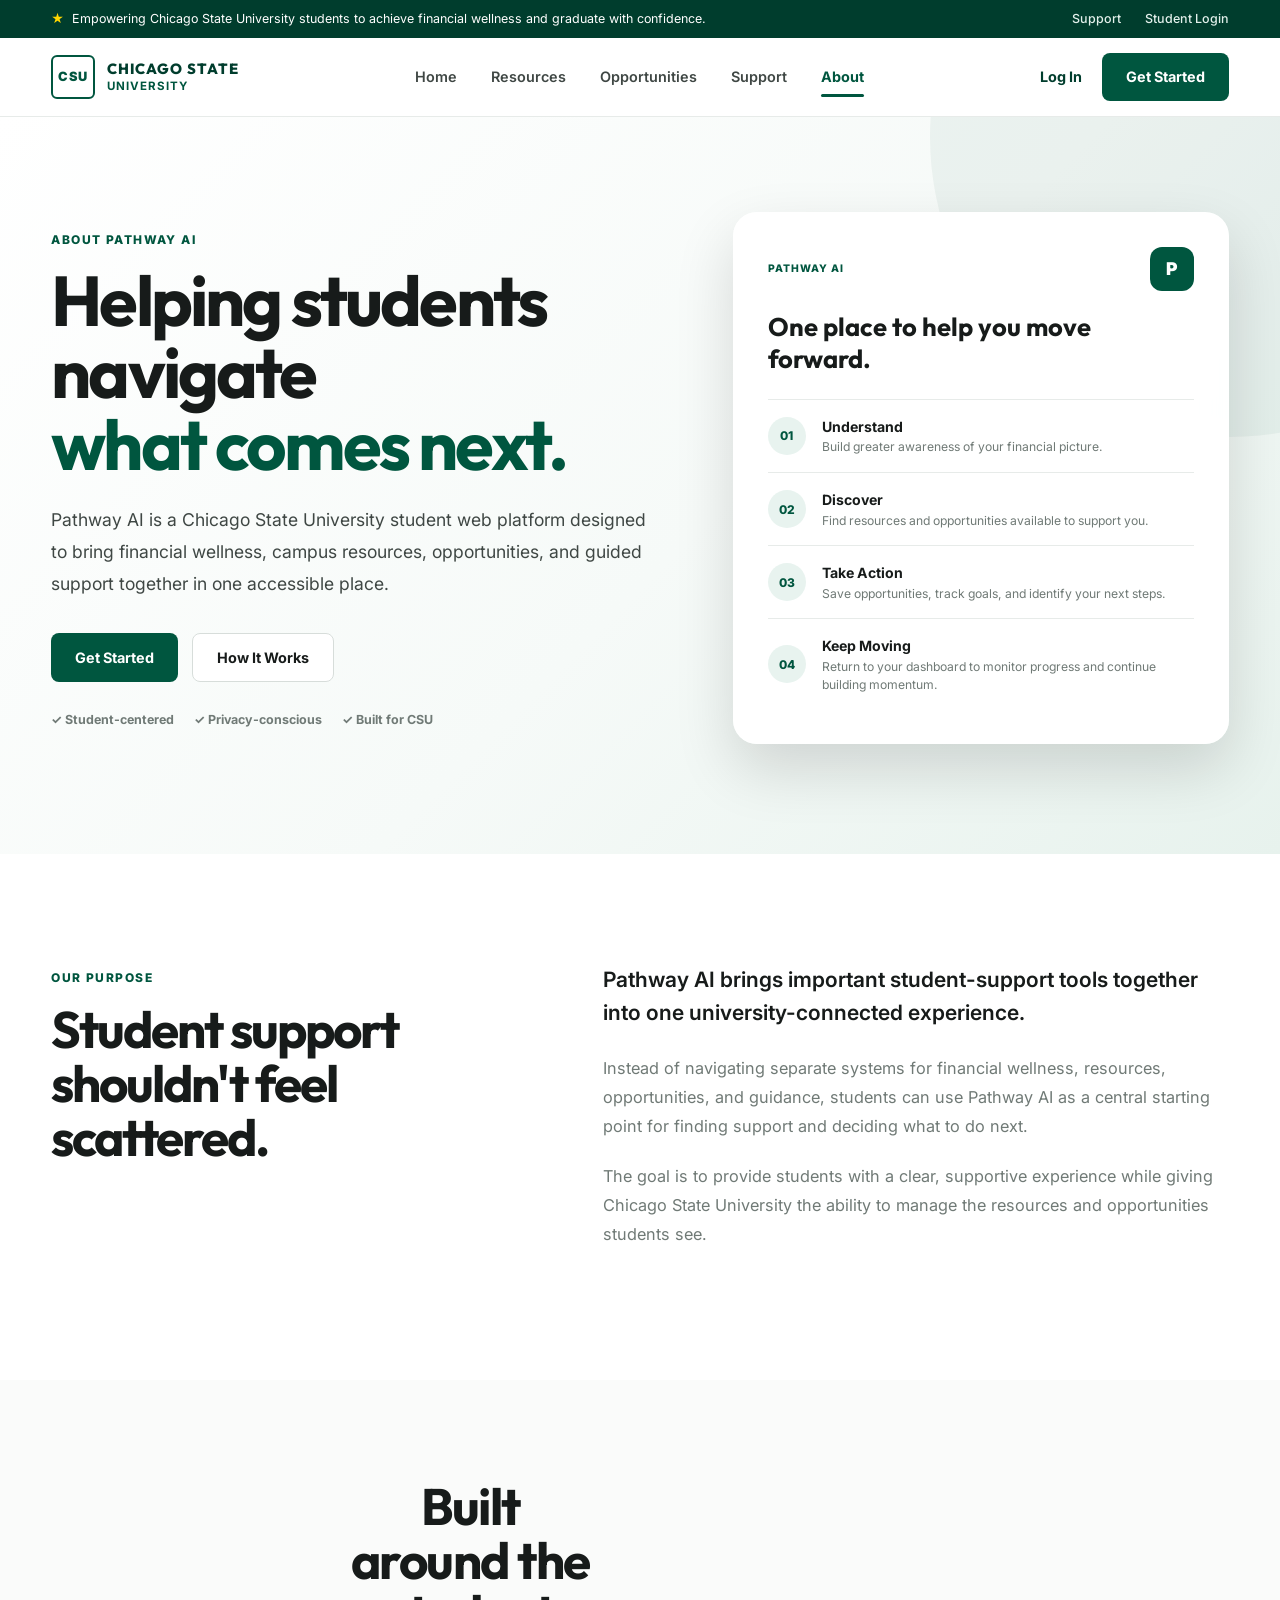
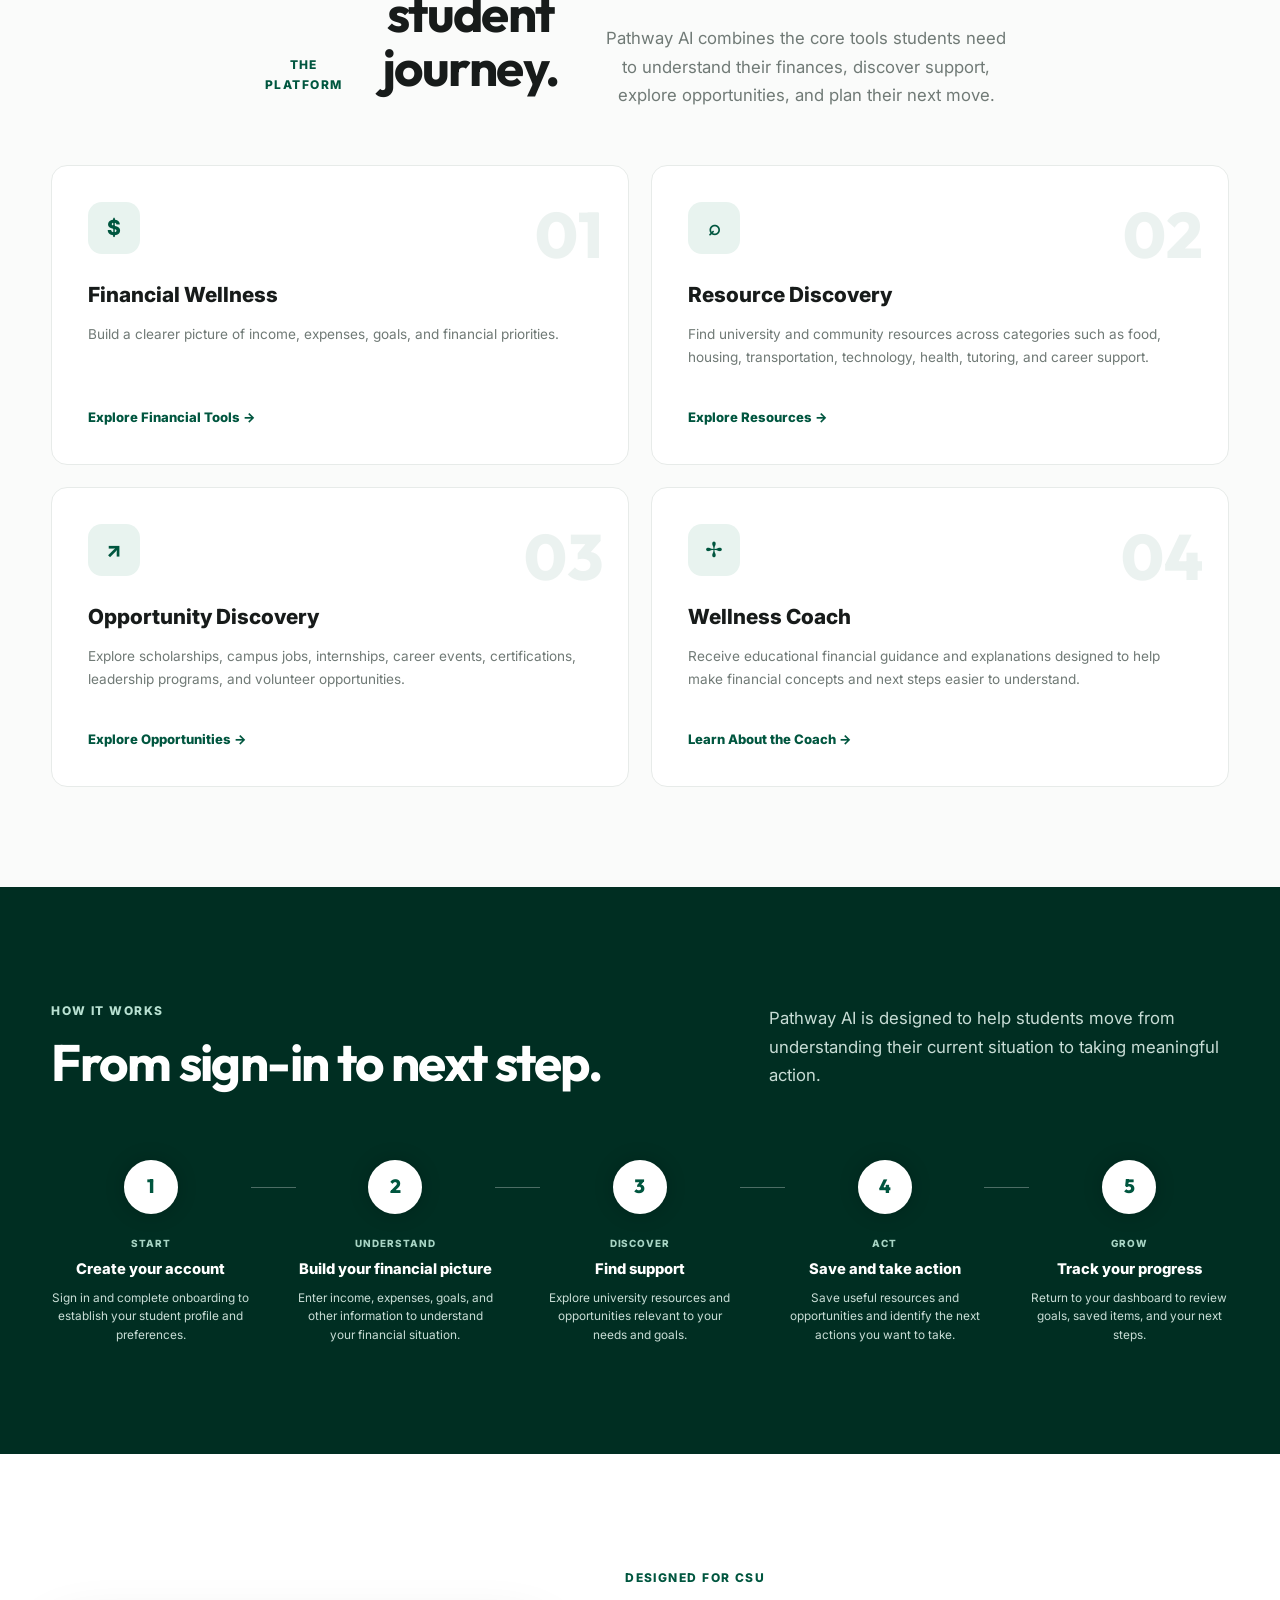
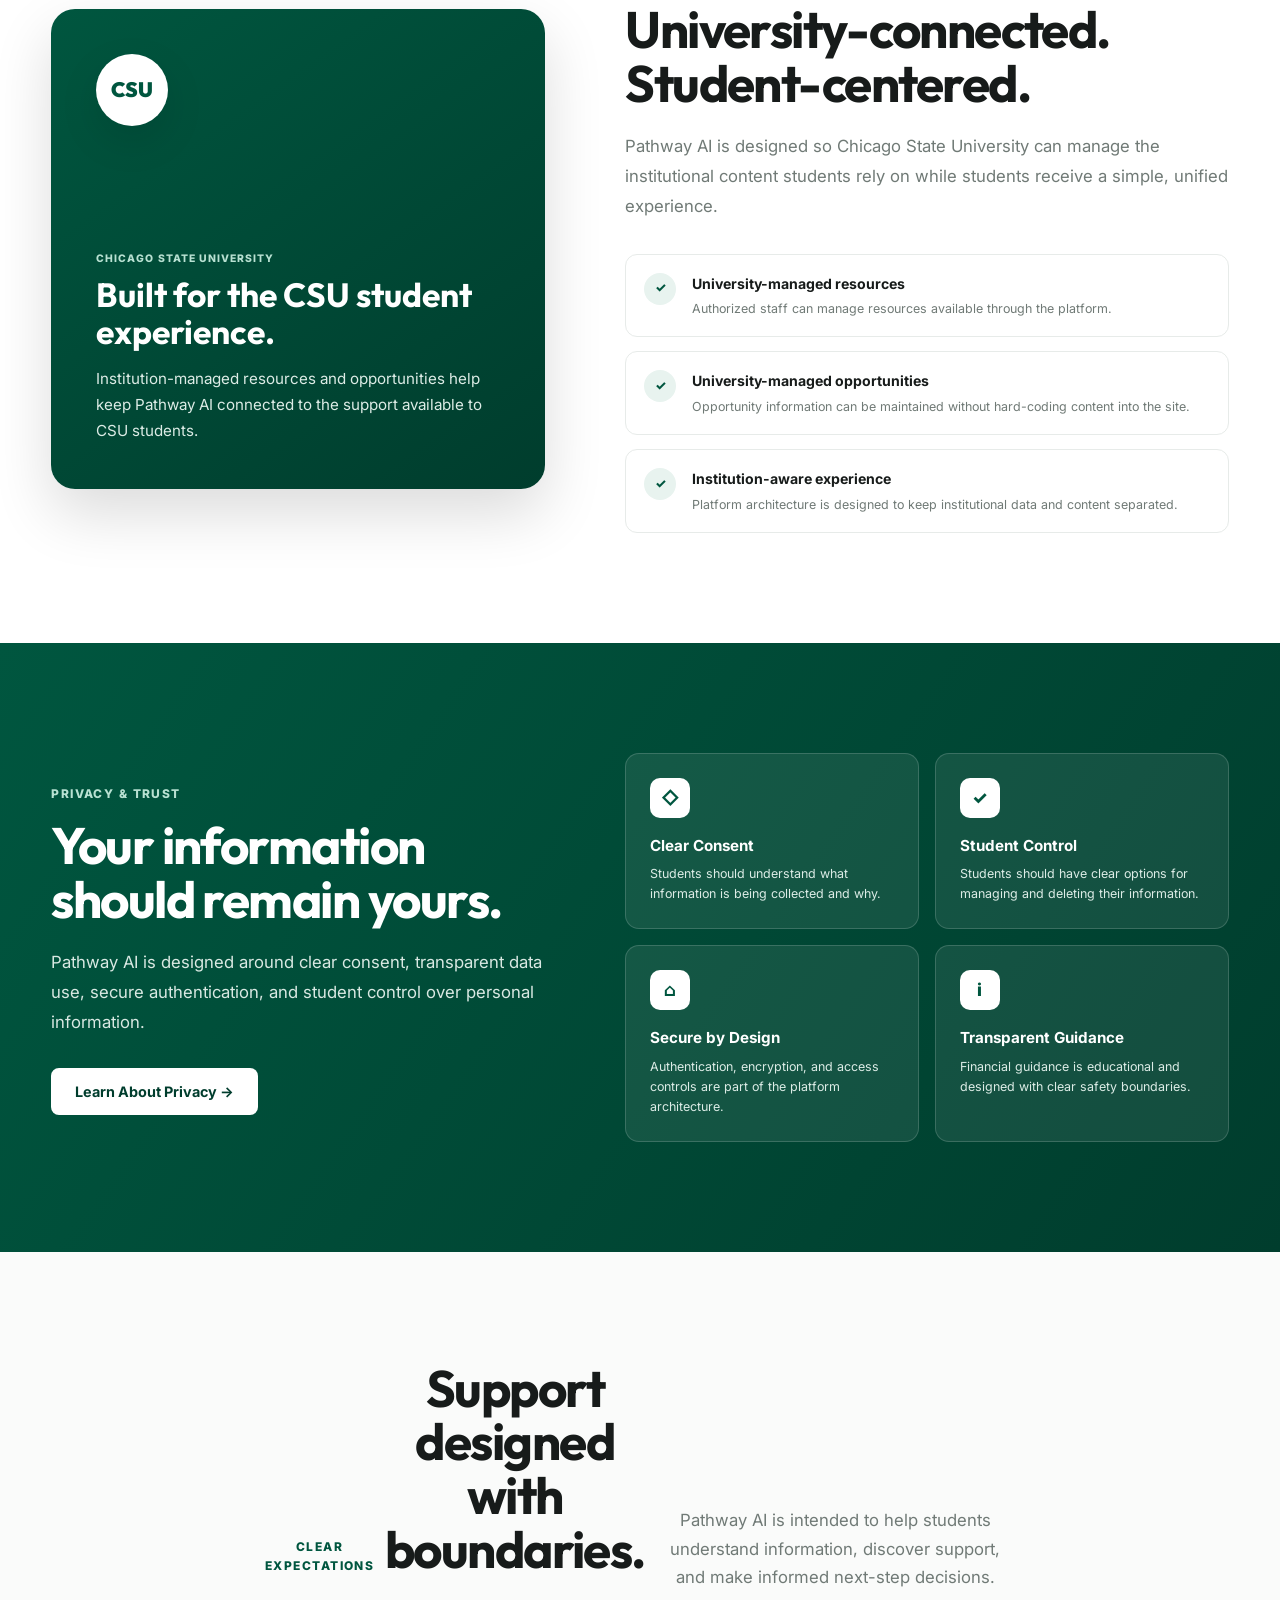
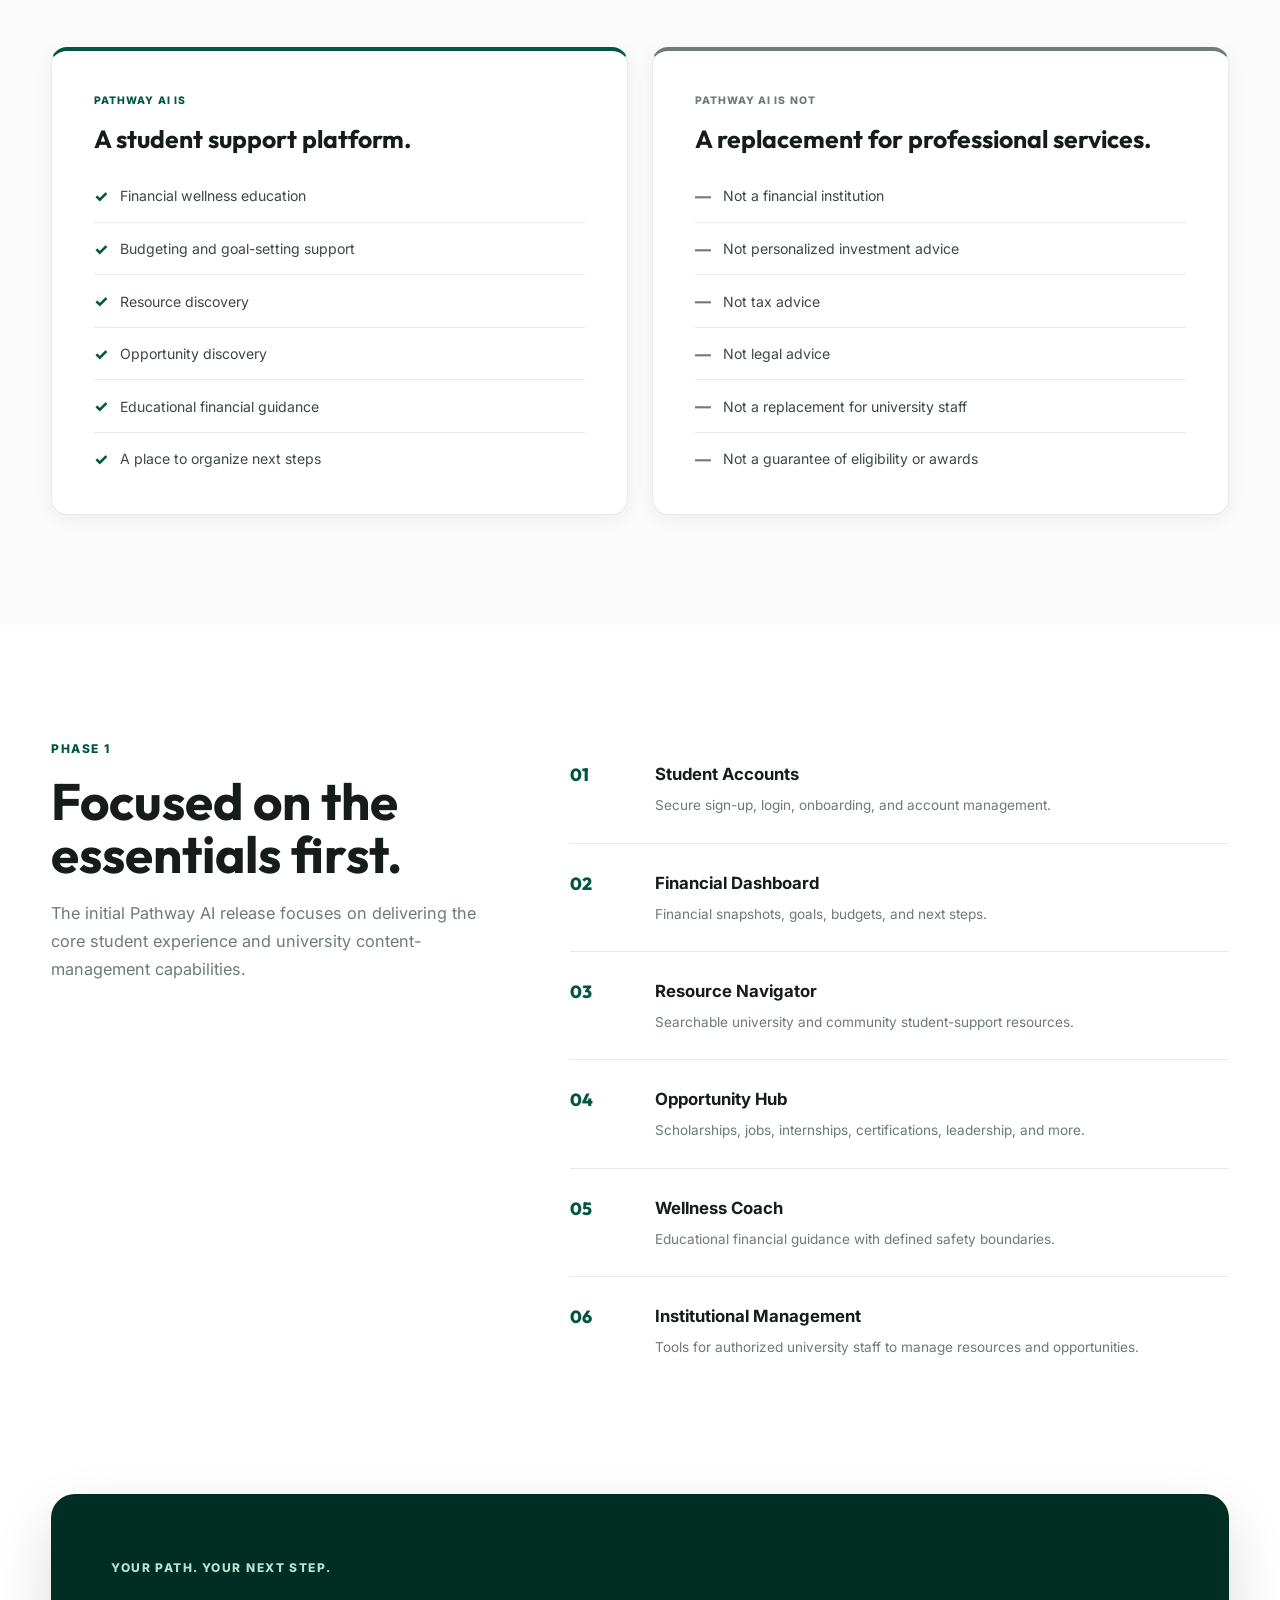
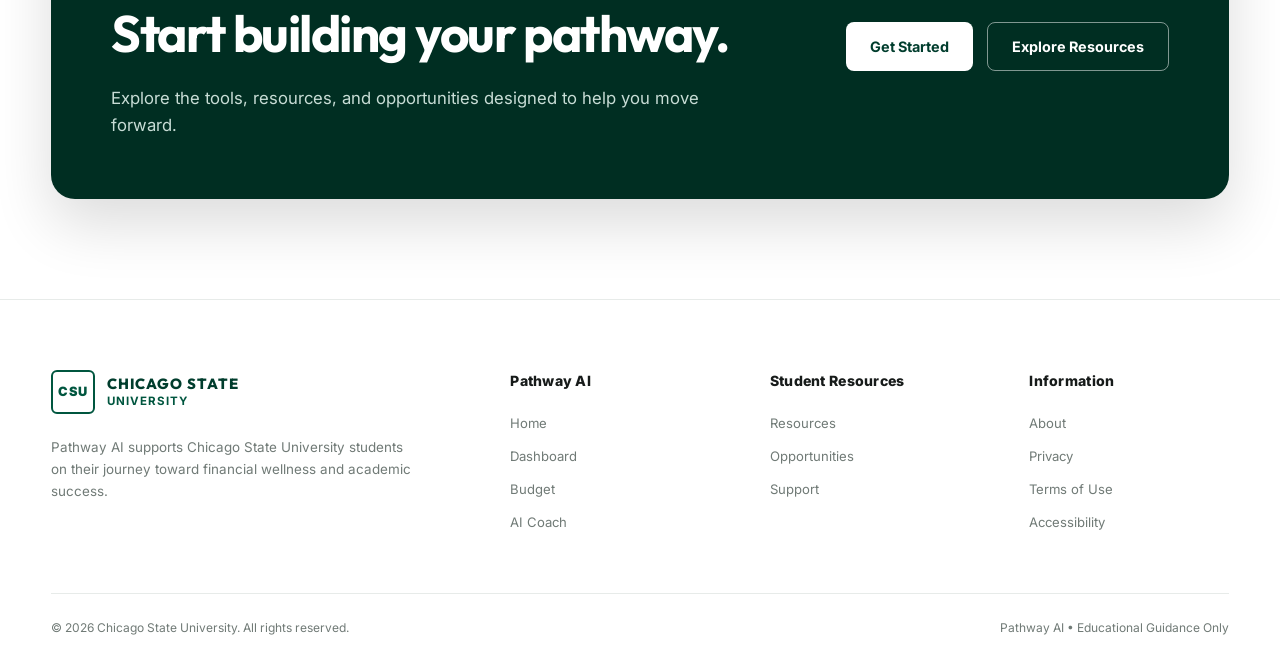
<file: pages/about.html>
<!DOCTYPE html>
<html lang="en">
<head>
  <meta charset="UTF-8" />
  <meta name="viewport" content="width=device-width, initial-scale=1.0" />
  <meta name="color-scheme" content="light" />

  <title>About Pathway AI | Chicago State University</title>

  <meta
    name="description"
    content="Learn about Pathway AI, Chicago State University's student financial wellness, resource discovery, opportunity discovery, and support platform."
  />

  <!-- Google Fonts -->
  <link rel="preconnect" href="https://fonts.googleapis.com">
  <link rel="preconnect" href="https://fonts.gstatic.com" crossorigin>
  <link href="https://fonts.googleapis.com/css2?family=Inter:wght@400;500;600;700;800;900&family=Outfit:wght@600;700;800&display=swap" rel="stylesheet">

  <!-- Existing global styles -->
  <link rel="stylesheet" href="../css/styles.css" />

  <!-- About page styles -->
  <link rel="stylesheet" href="../css/about.css" />
</head>

<body>

  <!-- =====================================================
       1. UNIVERSITY ANNOUNCEMENT BAR
  ====================================================== -->

  <div class="university-bar">
    <div class="container university-bar-content">
      <p>
        <span class="star-icon">★</span> Empowering Chicago State University students to achieve financial wellness and graduate with confidence.
      </p>

      <div class="university-links">
        <a href="/support.html">Support</a>
        <a href="/signup-login.html">Student Login</a>
      </div>
    </div>
  </div>


  <!-- =====================================================
       2. NAVIGATION HEADER
  ====================================================== -->

  <header class="site-header" id="site-header">
    <div class="container navbar">

      <a href="/" class="brand" aria-label="Chicago State University Home">
        <div class="brand-mark">CSU</div>
        <div class="brand-text">
          <strong>CHICAGO STATE</strong>
          <span>UNIVERSITY</span>
        </div>
      </a>

      <nav class="nav-links" aria-label="Main navigation">
        <a href="/">Home</a>
        <a href="/pages/resources.html">Resources</a>
        <a href="/pages/opportunities.html">Opportunities</a>
        <a href="/support.html">Support</a>
        <a href="/pages/about.html" class="active">About</a>
      </nav>

      <div class="nav-actions">
        <a href="/signup-login.html" class="login-link">Log In</a>
        <a href="/signup-login.html" class="btn btn-primary">Get Started</a>
      </div>

      <button
        class="mobile-menu-button"
        id="mobile-menu-toggle"
        aria-label="Open navigation menu"
        aria-expanded="false"
        aria-controls="mobile-nav-drawer"
      >
        ☰
      </button>

    </div>
  </header>

  <!-- Mobile Navigation Drawer -->
  <div class="mobile-nav-drawer" id="mobile-nav-drawer" aria-hidden="true">
      <div class="mobile-nav-header">
        <div class="brand">
          <div class="brand-mark">CSU</div>
          <div class="brand-text">
            <strong>CHICAGO STATE</strong>
            <span>UNIVERSITY</span>
          </div>
        </div>
        <button class="mobile-close-button" id="mobile-menu-close" aria-label="Close menu">&times;</button>
      </div>
      <nav class="mobile-nav-links">
        <a href="/">Home</a>
        <a href="/pages/resources.html">Resources</a>
        <a href="/pages/opportunities.html">Opportunities</a>
        <a href="/support.html">Support</a>
        <a href="/pages/about.html" class="active">About</a>
        <hr class="drawer-divider" />
        <a href="/dashboard.html">Dashboard</a>
        <a href="/budget.html">Budget Tracker</a>
        <a href="/coach.html">AI Wellness Coach</a>
      </nav>
      <div class="mobile-nav-footer">
        <a href="/signup-login.html" class="btn btn-outline btn-full">Log In</a>
        <a href="/signup-login.html" class="btn btn-primary btn-full">Get Started</a>
      </div>
    </div>
  <div class="mobile-backdrop" id="mobile-backdrop"></div>


  <main>

    <!-- =====================================================
         3. ABOUT HERO
    ====================================================== -->

    <section class="about-hero">
      <div class="container about-hero-grid">

        <!-- LEFT CONTENT -->
        <div class="about-hero-content">
          <span class="eyebrow green">ABOUT PATHWAY AI</span>
          <h1>
            Helping students navigate<br>
            <span>what comes next.</span>
          </h1>

          <p class="about-hero-lead">
            Pathway AI is a Chicago State University student web platform designed to bring financial wellness, campus resources, opportunities, and guided support together in one accessible place.
          </p>

          <div class="about-hero-actions">
            <a href="/signup-login.html" class="btn btn-primary">
              Get Started
            </a>
            <a href="#how-it-works" class="btn btn-secondary">
              How It Works
            </a>
          </div>

          <div class="about-trust-row">
            <span>&check; Student-centered</span>
            <span>&check; Privacy-conscious</span>
            <span>&check; Built for CSU</span>
          </div>
        </div>

        <!-- RIGHT VISUAL CARD -->
        <div class="about-hero-visual">
          <div class="mission-preview-card">
            <div class="mission-preview-top">
              <span class="mission-small-label">PATHWAY AI</span>
              <div class="mission-logo">P</div>
            </div>

            <h3>One place to help you move forward.</h3>

            <div class="mission-pathway-list">

              <div class="mission-pathway-item">
                <div class="pathway-number">01</div>
                <div>
                  <strong>Understand</strong>
                  <p>Build greater awareness of your financial picture.</p>
                </div>
              </div>

              <div class="mission-pathway-item">
                <div class="pathway-number">02</div>
                <div>
                  <strong>Discover</strong>
                  <p>Find resources and opportunities available to support you.</p>
                </div>
              </div>

              <div class="mission-pathway-item">
                <div class="pathway-number">03</div>
                <div>
                  <strong>Take Action</strong>
                  <p>Save opportunities, track goals, and identify your next steps.</p>
                </div>
              </div>

              <div class="mission-pathway-item">
                <div class="pathway-number">04</div>
                <div>
                  <strong>Keep Moving</strong>
                  <p>Return to your dashboard to monitor progress and continue building momentum.</p>
                </div>
              </div>

            </div>
          </div>
        </div>

      </div>
    </section>


    <!-- =====================================================
         4. MISSION / PURPOSE
    ====================================================== -->

    <section class="mission-section">
      <div class="container mission-grid">

        <div class="mission-heading">
          <span class="eyebrow green">OUR PURPOSE</span>
          <h2>Student support shouldn't feel scattered.</h2>
        </div>

        <div class="mission-copy">
          <p class="mission-large-text">
            Pathway AI brings important student-support tools together into one university-connected experience.
          </p>
          <p>
            Instead of navigating separate systems for financial wellness, resources, opportunities, and guidance, students can use Pathway AI as a central starting point for finding support and deciding what to do next.
          </p>
          <p>
            The goal is to provide students with a clear, supportive experience while giving Chicago State University the ability to manage the resources and opportunities students see.
          </p>
        </div>

      </div>
    </section>


    <!-- =====================================================
         5. WHAT PATHWAY AI DOES (PLATFORM MODULES)
    ====================================================== -->

    <section class="what-we-do-section">
      <div class="container">

        <div class="section-heading centered">
          <span class="eyebrow green">THE PLATFORM</span>
          <h2>Built around the student journey.</h2>
          <p>
            Pathway AI combines the core tools students need to understand their finances, discover support, explore opportunities, and plan their next move.
          </p>
        </div>

        <div class="about-feature-grid">

          <!-- FINANCIAL -->
          <article class="about-feature-card">
            <div class="about-feature-number">01</div>
            <div class="about-feature-icon">$</div>
            <h3>Financial Wellness</h3>
            <p>
              Build a clearer picture of income, expenses, goals, and financial priorities.
            </p>
            <a href="/budget.html">Explore Financial Tools &rarr;</a>
          </article>

          <!-- RESOURCES -->
          <article class="about-feature-card">
            <div class="about-feature-number">02</div>
            <div class="about-feature-icon">&#x2315;</div>
            <h3>Resource Discovery</h3>
            <p>
              Find university and community resources across categories such as food, housing, transportation, technology, health, tutoring, and career support.
            </p>
            <a href="/pages/resources.html">Explore Resources &rarr;</a>
          </article>

          <!-- OPPORTUNITIES -->
          <article class="about-feature-card">
            <div class="about-feature-number">03</div>
            <div class="about-feature-icon">&#x2197;</div>
            <h3>Opportunity Discovery</h3>
            <p>
              Explore scholarships, campus jobs, internships, career events, certifications, leadership programs, and volunteer opportunities.
            </p>
            <a href="/pages/opportunities.html">Explore Opportunities &rarr;</a>
          </article>

          <!-- AI COACH -->
          <article class="about-feature-card">
            <div class="about-feature-number">04</div>
            <div class="about-feature-icon">&#x2722;</div>
            <h3>Wellness Coach</h3>
            <p>
              Receive educational financial guidance and explanations designed to help make financial concepts and next steps easier to understand.
            </p>
            <a href="/coach.html">Learn About the Coach &rarr;</a>
          </article>

        </div>

      </div>
    </section>


    <!-- =====================================================
         6. HOW IT WORKS (STUDENT JOURNEY TIMELINE)
    ====================================================== -->

    <section class="how-it-works-section" id="how-it-works">
      <div class="container">

        <div class="how-it-works-heading">
          <div>
            <span class="eyebrow light">HOW IT WORKS</span>
            <h2>From sign-in to next step.</h2>
          </div>
          <p>
            Pathway AI is designed to help students move from understanding their current situation to taking meaningful action.
          </p>
        </div>

        <div class="student-journey">

          <!-- STEP 1 -->
          <div class="journey-step">
            <div class="journey-marker">1</div>
            <div class="journey-content">
              <span>START</span>
              <h3>Create your account</h3>
              <p>Sign in and complete onboarding to establish your student profile and preferences.</p>
            </div>
          </div>

          <div class="journey-line"></div>

          <!-- STEP 2 -->
          <div class="journey-step">
            <div class="journey-marker">2</div>
            <div class="journey-content">
              <span>UNDERSTAND</span>
              <h3>Build your financial picture</h3>
              <p>Enter income, expenses, goals, and other information to understand your financial situation.</p>
            </div>
          </div>

          <div class="journey-line"></div>

          <!-- STEP 3 -->
          <div class="journey-step">
            <div class="journey-marker">3</div>
            <div class="journey-content">
              <span>DISCOVER</span>
              <h3>Find support</h3>
              <p>Explore university resources and opportunities relevant to your needs and goals.</p>
            </div>
          </div>

          <div class="journey-line"></div>

          <!-- STEP 4 -->
          <div class="journey-step">
            <div class="journey-marker">4</div>
            <div class="journey-content">
              <span>ACT</span>
              <h3>Save and take action</h3>
              <p>Save useful resources and opportunities and identify the next actions you want to take.</p>
            </div>
          </div>

          <div class="journey-line"></div>

          <!-- STEP 5 -->
          <div class="journey-step">
            <div class="journey-marker">5</div>
            <div class="journey-content">
              <span>GROW</span>
              <h3>Track your progress</h3>
              <p>Return to your dashboard to review goals, saved items, and your next steps.</p>
            </div>
          </div>

        </div>

      </div>
    </section>


    <!-- =====================================================
         7. DESIGNED FOR CSU
    ====================================================== -->

    <section class="csu-section">
      <div class="container csu-grid">

        <div class="csu-visual">
          <div class="csu-large-card">
            <div class="csu-card-logo">CSU</div>
            <span>CHICAGO STATE UNIVERSITY</span>
            <h3>Built for the CSU student experience.</h3>
            <p>
              Institution-managed resources and opportunities help keep Pathway AI connected to the support available to CSU students.
            </p>
          </div>
        </div>

        <div class="csu-content">
          <span class="eyebrow green">DESIGNED FOR CSU</span>
          <h2>University-connected.<br>Student-centered.</h2>
          <p>
            Pathway AI is designed so Chicago State University can manage the institutional content students rely on while students receive a simple, unified experience.
          </p>

          <div class="csu-feature-list">

            <div class="csu-feature">
              <span>&check;</span>
              <div>
                <strong>University-managed resources</strong>
                <p>Authorized staff can manage resources available through the platform.</p>
              </div>
            </div>

            <div class="csu-feature">
              <span>&check;</span>
              <div>
                <strong>University-managed opportunities</strong>
                <p>Opportunity information can be maintained without hard-coding content into the site.</p>
              </div>
            </div>

            <div class="csu-feature">
              <span>&check;</span>
              <div>
                <strong>Institution-aware experience</strong>
                <p>Platform architecture is designed to keep institutional data and content separated.</p>
              </div>
            </div>

          </div>
        </div>

      </div>
    </section>


    <!-- =====================================================
         8. PRIVACY & TRUST
    ====================================================== -->

    <section class="about-privacy-section">
      <div class="container privacy-grid">

        <div class="privacy-content">
          <span class="eyebrow light">PRIVACY &amp; TRUST</span>
          <h2>Your information should remain yours.</h2>
          <p>
            Pathway AI is designed around clear consent, transparent data use, secure authentication, and student control over personal information.
          </p>
          <a href="/privacy.html" class="btn btn-light">
            Learn About Privacy &rarr;
          </a>
        </div>

        <div class="privacy-principles">

          <div class="privacy-principle">
            <div class="privacy-icon">&#x25C7;</div>
            <div>
              <strong>Clear Consent</strong>
              <p>Students should understand what information is being collected and why.</p>
            </div>
          </div>

          <div class="privacy-principle">
            <div class="privacy-icon">&check;</div>
            <div>
              <strong>Student Control</strong>
              <p>Students should have clear options for managing and deleting their information.</p>
            </div>
          </div>

          <div class="privacy-principle">
            <div class="privacy-icon">&#x2302;</div>
            <div>
              <strong>Secure by Design</strong>
              <p>Authentication, encryption, and access controls are part of the platform architecture.</p>
            </div>
          </div>

          <div class="privacy-principle">
            <div class="privacy-icon">i</div>
            <div>
              <strong>Transparent Guidance</strong>
              <p>Financial guidance is educational and designed with clear safety boundaries.</p>
            </div>
          </div>

        </div>

      </div>
    </section>


    <!-- =====================================================
         9. CLEAR EXPECTATIONS (WHAT PATHWAY AI IS / IS NOT)
    ====================================================== -->

    <section class="boundaries-section">
      <div class="container">

        <div class="section-heading centered">
          <span class="eyebrow green">CLEAR EXPECTATIONS</span>
          <h2>Support designed with boundaries.</h2>
          <p>
            Pathway AI is intended to help students understand information, discover support, and make informed next-step decisions.
          </p>
        </div>

        <div class="boundaries-grid">

          <!-- IS -->
          <div class="boundary-card positive">
            <span class="boundary-label">PATHWAY AI IS</span>
            <h3>A student support platform.</h3>

            <ul>
              <li><span>&check;</span> Financial wellness education</li>
              <li><span>&check;</span> Budgeting and goal-setting support</li>
              <li><span>&check;</span> Resource discovery</li>
              <li><span>&check;</span> Opportunity discovery</li>
              <li><span>&check;</span> Educational financial guidance</li>
              <li><span>&check;</span> A place to organize next steps</li>
            </ul>
          </div>

          <!-- IS NOT -->
          <div class="boundary-card neutral">
            <span class="boundary-label">PATHWAY AI IS NOT</span>
            <h3>A replacement for professional services.</h3>

            <ul>
              <li><span>&mdash;</span> Not a financial institution</li>
              <li><span>&mdash;</span> Not personalized investment advice</li>
              <li><span>&mdash;</span> Not tax advice</li>
              <li><span>&mdash;</span> Not legal advice</li>
              <li><span>&mdash;</span> Not a replacement for university staff</li>
              <li><span>&mdash;</span> Not a guarantee of eligibility or awards</li>
            </ul>
          </div>

        </div>

      </div>
    </section>


    <!-- =====================================================
         10. PHASE 1 ESSENTIALS
    ====================================================== -->

    <section class="phase-section">
      <div class="container phase-grid">

        <div class="phase-heading">
          <span class="eyebrow green">PHASE 1</span>
          <h2>Focused on the essentials first.</h2>
          <p>
            The initial Pathway AI release focuses on delivering the core student experience and university content-management capabilities.
          </p>
        </div>

        <div class="phase-features">

          <div class="phase-feature">
            <span>01</span>
            <div>
              <strong>Student Accounts</strong>
              <p>Secure sign-up, login, onboarding, and account management.</p>
            </div>
          </div>

          <div class="phase-feature">
            <span>02</span>
            <div>
              <strong>Financial Dashboard</strong>
              <p>Financial snapshots, goals, budgets, and next steps.</p>
            </div>
          </div>

          <div class="phase-feature">
            <span>03</span>
            <div>
              <strong>Resource Navigator</strong>
              <p>Searchable university and community student-support resources.</p>
            </div>
          </div>

          <div class="phase-feature">
            <span>04</span>
            <div>
              <strong>Opportunity Hub</strong>
              <p>Scholarships, jobs, internships, certifications, leadership, and more.</p>
            </div>
          </div>

          <div class="phase-feature">
            <span>05</span>
            <div>
              <strong>Wellness Coach</strong>
              <p>Educational financial guidance with defined safety boundaries.</p>
            </div>
          </div>

          <div class="phase-feature">
            <span>06</span>
            <div>
              <strong>Institutional Management</strong>
              <p>Tools for authorized university staff to manage resources and opportunities.</p>
            </div>
          </div>

        </div>

      </div>
    </section>


    <!-- =====================================================
         11. FINAL GET STARTED CTA
    ====================================================== -->

    <section class="about-cta-section">
      <div class="container about-cta">
        <div>
          <span class="eyebrow light">YOUR PATH. YOUR NEXT STEP.</span>
          <h2>Start building your pathway.</h2>
          <p>
            Explore the tools, resources, and opportunities designed to help you move forward.
          </p>
        </div>

        <div class="about-cta-actions">
          <a href="/pages/signup-login.html" class="btn btn-light">Get Started</a>
          <a href="/pages/resources.html" class="btn btn-outline-light">Explore Resources</a>
        </div>
      </div>
    </section>

  </main>


  <!-- =====================================================
       12. FOOTER
  ====================================================== -->

  <footer class="footer">
    <div class="container footer-grid">

      <div class="footer-brand">
        <a href="/" class="brand">
          <div class="brand-mark">CSU</div>
          <div class="brand-text">
            <strong>CHICAGO STATE</strong>
            <span>UNIVERSITY</span>
          </div>
        </a>
        <p>
          Pathway AI supports Chicago State University students on their journey toward financial wellness and academic success.
        </p>
      </div>

      <div class="footer-column">
        <h4>Pathway AI</h4>
        <a href="/">Home</a>
        <a href="/dashboard.html">Dashboard</a>
        <a href="/budget.html">Budget</a>
        <a href="/coach.html">AI Coach</a>
      </div>

      <div class="footer-column">
        <h4>Student Resources</h4>
        <a href="/pages/resources.html">Resources</a>
        <a href="/pages/opportunities.html">Opportunities</a>
        <a href="/support.html">Support</a>
      </div>

      <div class="footer-column">
        <h4>Information</h4>
        <a href="/pages/about.html" class="active">About</a>
        <a href="/privacy.html">Privacy</a>
        <a href="/terms.html">Terms of Use</a>
        <a href="/accessibility.html">Accessibility</a>
      </div>

    </div>

    <div class="container footer-bottom">
      <span>&copy; 2026 Chicago State University. All rights reserved.</span>
      <span>Pathway AI &bull; Educational Guidance Only</span>
    </div>
  </footer>

  <!-- Scripts -->
  <script src="../js/main.js"></script>
  <script src="../js/about.js"></script>

</body>
</html>
</file>
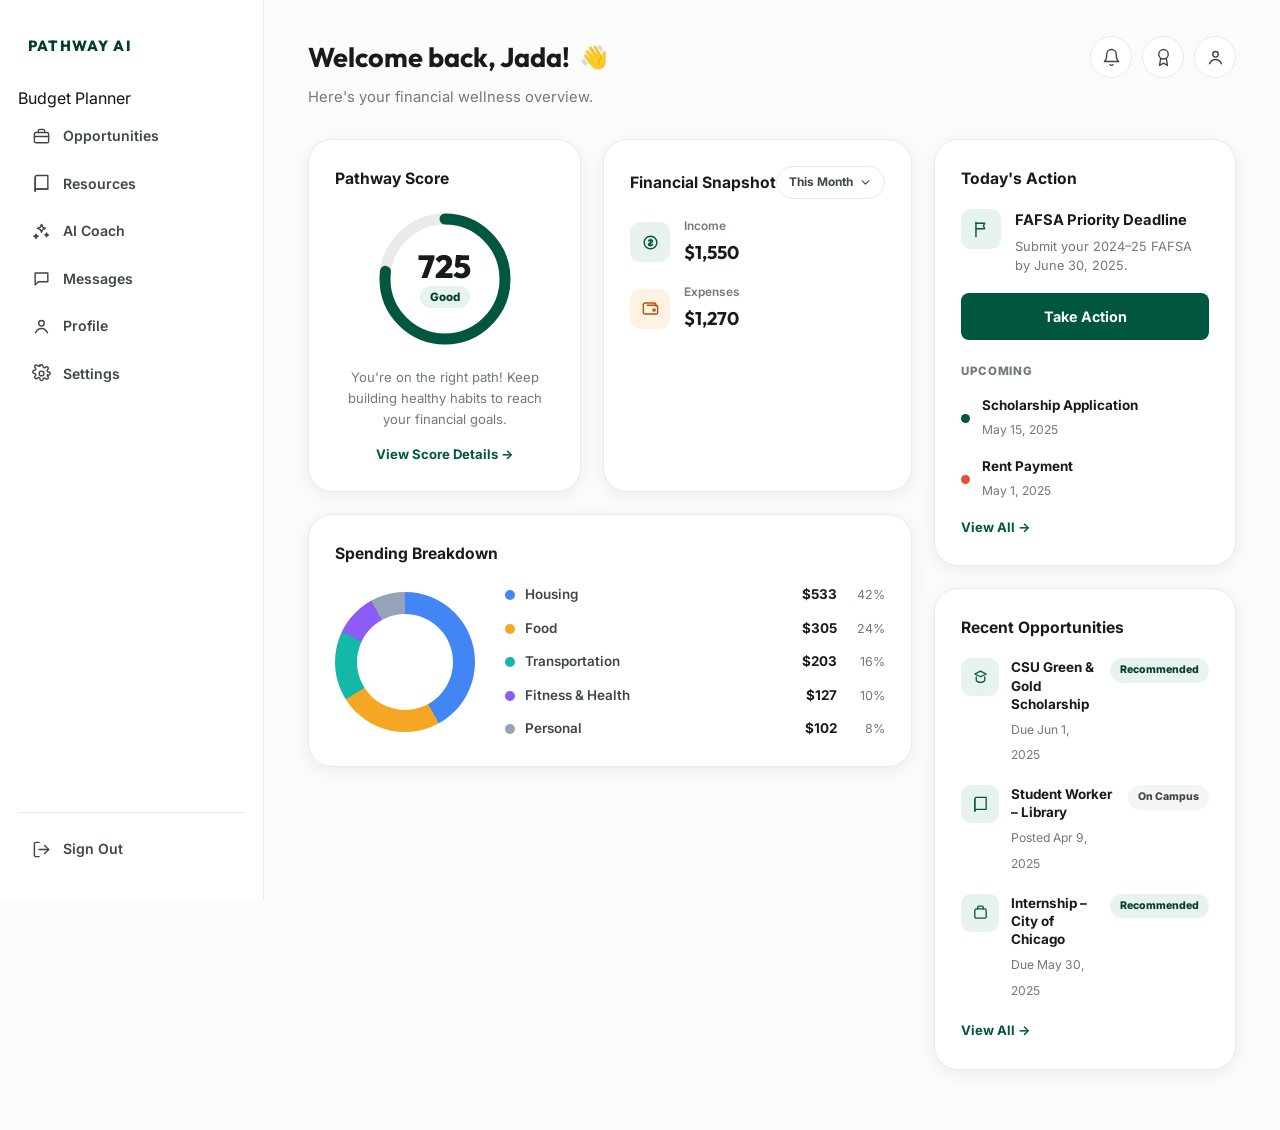
<file: pages/dashboard.html>
<!DOCTYPE html>
<html lang="en">
<head>
  <meta charset="UTF-8" />
  <meta name="viewport" content="width=device-width, initial-scale=1.0" />
  <meta name="color-scheme" content="light" />

  <title>Dashboard | Pathway AI — Chicago State University</title>

  <meta
    name="description"
    content="Your Pathway AI dashboard — track your financial wellness score, spending, opportunities, and next steps."
  />

  <!-- Google Fonts -->
  <link rel="preconnect" href="https://fonts.googleapis.com">
  <link rel="preconnect" href="https://fonts.gstatic.com" crossorigin>
  <link href="https://fonts.googleapis.com/css2?family=Inter:wght@400;500;600;700;800;900&family=Outfit:wght@600;700;800&display=swap" rel="stylesheet">

  <!-- Existing global styles -->
  <link rel="stylesheet" href="../css/styles.css" />

  <!-- Dashboard page styles -->
  <link rel="stylesheet" href="../css/dashboard.css" />
</head>

<body>

  <div class="dashboard-shell">

    <!-- =====================================================
         SIDEBAR
    ====================================================== -->

    <aside class="dashboard-sidebar" id="dashboard-sidebar">

      <a href="/" class="sidebar-logo">
        <span class="sidebar-logo-text">PATHWAY AI</span>
      </a>

      <nav class="sidebar-nav" aria-label="Dashboard navigation">

          Budget Planner
        </a>

        <a href="/opportunities.html" class="sidebar-link">
          <svg viewBox="0 0 24 24" fill="none" stroke="currentColor" stroke-width="1.8" stroke-linecap="round" stroke-linejoin="round"><rect x="3" y="7" width="18" height="13" rx="2"></rect><path d="M8 7V5a2 2 0 0 1 2-2h4a2 2 0 0 1 2 2v2"></path><path d="M3 12h18"></path></svg>
          Opportunities
        </a>

        <a href="/resources.html" class="sidebar-link">
          <svg viewBox="0 0 24 24" fill="none" stroke="currentColor" stroke-width="1.8" stroke-linecap="round" stroke-linejoin="round"><path d="M4 4.5A2.5 2.5 0 0 1 6.5 2H20v17H6.5A2.5 2.5 0 0 0 4 21.5v-17z"></path><path d="M4 4.5v17"></path><path d="M20 19H6.5a2.5 2.5 0 0 0-2.5 2.5"></path></svg>
          Resources
        </a>

        <a href="/coach.html" class="sidebar-link">
          <svg viewBox="0 0 24 24" fill="none" stroke="currentColor" stroke-width="1.8" stroke-linecap="round" stroke-linejoin="round"><path d="M12 3l1.5 3.5L17 8l-3.5 1.5L12 13l-1.5-3.5L7 8l3.5-1.5z"></path><path d="M5 15.5l.8 1.9L7.7 18l-1.9.8-.8 1.9-.8-1.9-1.9-.8 1.9-.6z"></path><path d="M18.5 14l.7 1.6 1.6.7-1.6.7-.7 1.6-.7-1.6-1.6-.7 1.6-.7z"></path></svg>
          AI Coach
        </a>

        <a href="/messages.html" class="sidebar-link">
          <svg viewBox="0 0 24 24" fill="none" stroke="currentColor" stroke-width="1.8" stroke-linecap="round" stroke-linejoin="round"><path d="M4 5h16v11H8l-4 4V5z"></path></svg>
          Messages
        </a>

        <a href="/profile.html" class="sidebar-link">
          <svg viewBox="0 0 24 24" fill="none" stroke="currentColor" stroke-width="1.8" stroke-linecap="round" stroke-linejoin="round"><circle cx="12" cy="8" r="3.5"></circle><path d="M4.5 20c1.4-3.6 4.4-5.5 7.5-5.5s6.1 1.9 7.5 5.5"></path></svg>
          Profile
        </a>

        <a href="/settings.html" class="sidebar-link">
          <svg viewBox="0 0 24 24" fill="none" stroke="currentColor" stroke-width="1.8" stroke-linecap="round" stroke-linejoin="round"><circle cx="12" cy="12" r="3"></circle><path d="M19.4 13.5a1.7 1.7 0 0 0 .3 1.9l.1.1a2 2 0 1 1-2.8 2.8l-.1-.1a1.7 1.7 0 0 0-1.9-.3 1.7 1.7 0 0 0-1 1.5V19a2 2 0 1 1-4 0v-.1a1.7 1.7 0 0 0-1-1.6 1.7 1.7 0 0 0-1.9.3l-.1.1a2 2 0 1 1-2.8-2.8l.1-.1a1.7 1.7 0 0 0 .3-1.9 1.7 1.7 0 0 0-1.5-1H3a2 2 0 1 1 0-4h.1a1.7 1.7 0 0 0 1.6-1 1.7 1.7 0 0 0-.3-1.9l-.1-.1a2 2 0 1 1 2.8-2.8l.1.1a1.7 1.7 0 0 0 1.9.3H9a1.7 1.7 0 0 0 1-1.5V3a2 2 0 1 1 4 0v.1a1.7 1.7 0 0 0 1 1.5 1.7 1.7 0 0 0 1.9-.3l.1-.1a2 2 0 1 1 2.8 2.8l-.1.1a1.7 1.7 0 0 0-.3 1.9V9a1.7 1.7 0 0 0 1.5 1H21a2 2 0 1 1 0 4h-.1a1.7 1.7 0 0 0-1.5 1z"></path></svg>
          Settings
        </a>

      </nav>

      <div class="sidebar-bottom">
        <a href="/signup-login.html" class="sidebar-link sidebar-signout">
          <svg viewBox="0 0 24 24" fill="none" stroke="currentColor" stroke-width="1.8" stroke-linecap="round" stroke-linejoin="round"><path d="M9 21H5a2 2 0 0 1-2-2V5a2 2 0 0 1 2-2h4"></path><path d="M16 17l5-5-5-5"></path><path d="M21 12H9"></path></svg>
          Sign Out
        </a>
      </div>

    </aside>

    <div class="dashboard-backdrop" id="dashboard-backdrop"></div>


    <!-- =====================================================
         MAIN CONTENT
    ====================================================== -->

    <main class="dashboard-main">

      <div class="dashboard-topbar">

        <button class="sidebar-toggle" id="sidebar-toggle" aria-label="Open menu" aria-expanded="false">
          <svg viewBox="0 0 24 24" fill="none" stroke="currentColor" stroke-width="2" stroke-linecap="round"><path d="M4 6h16M4 12h16M4 18h16"></path></svg>
        </button>

        <div class="topbar-greeting">
          <h1>Welcome back, Jada! <span class="wave" aria-hidden="true">👋</span></h1>
          <p>Here's your financial wellness overview.</p>
        </div>

        <div class="topbar-actions">
          <button class="icon-button" aria-label="Notifications">
            <svg viewBox="0 0 24 24" fill="none" stroke="currentColor" stroke-width="1.8" stroke-linecap="round" stroke-linejoin="round"><path d="M18 8a6 6 0 1 0-12 0c0 7-3 9-3 9h18s-3-2-3-9"></path><path d="M13.7 21a2 2 0 0 1-3.4 0"></path></svg>
          </button>
          <button class="icon-button" aria-label="Achievements">
            <svg viewBox="0 0 24 24" fill="none" stroke="currentColor" stroke-width="1.8" stroke-linecap="round" stroke-linejoin="round"><circle cx="12" cy="8" r="6"></circle><path d="M8.5 13.5L7 22l5-3 5 3-1.5-8.5"></path></svg>
          </button>
          <a href="/profile.html" class="icon-button" aria-label="Profile">
            <svg viewBox="0 0 24 24" fill="none" stroke="currentColor" stroke-width="1.8" stroke-linecap="round" stroke-linejoin="round"><circle cx="12" cy="8" r="3.5"></circle><path d="M4.5 20c1.4-3.6 4.4-5.5 7.5-5.5s6.1 1.9 7.5 5.5"></path></svg>
          </a>
        </div>

      </div>


      <!-- =====================================================
           BENTO GRID
      ====================================================== -->

      <div class="bento-grid">

        <div class="bento-left">

          <div class="bento-row-2col">

            <!-- PATHWAY SCORE -->
            <article class="bento-card score-card">
              <h3>Pathway Score</h3>

              <div class="score-ring-wrap">
                <svg class="score-ring" viewBox="0 0 140 140">
                  <circle class="score-ring-track" cx="70" cy="70" r="60"></circle>
                  <circle class="score-ring-progress" cx="70" cy="70" r="60"></circle>
                </svg>
                <div class="score-ring-center">
                  <strong>725</strong>
                  <span class="score-tier">Good</span>
                </div>
              </div>

              <p>You're on the right path! Keep building healthy habits to reach your financial goals.</p>
              <a href="/myscore.html" class="card-link">View Score Details &rarr;</a>
            </article>

            <!-- FINANCIAL SNAPSHOT -->
            <article class="bento-card snapshot-card">
              <div class="card-header-row">
                <h3>Financial Snapshot</h3>
                <button type="button" class="pill-select">
                  This Month
                  <svg viewBox="0 0 24 24" fill="none" stroke="currentColor" stroke-width="2" stroke-linecap="round" stroke-linejoin="round"><path d="M6 9l6 6 6-6"></path></svg>
                </button>
              </div>

              <div class="snapshot-stats">
                <div class="snapshot-stat">
                  <span class="snapshot-icon income" aria-hidden="true">
                    <svg viewBox="0 0 24 24" fill="none" stroke="currentColor" stroke-width="1.8" stroke-linecap="round" stroke-linejoin="round"><circle cx="12" cy="12" r="8"></circle><path d="M12 8v8M9.5 10a2.5 2.5 0 0 1 2.5-1.5c1.5 0 2.5.8 2.5 1.8 0 2.4-5 1.4-5 3.8 0 1 1 1.9 2.5 1.9s2.5-.7 2.5-1.7"></path></svg>
                  </span>
                  <div>
                    <span class="stat-label">Income</span>
                    <strong>$1,550</strong>
                  </div>
                </div>

                <div class="snapshot-stat">
                  <span class="snapshot-icon expense" aria-hidden="true">
                    <svg viewBox="0 0 24 24" fill="none" stroke="currentColor" stroke-width="1.8" stroke-linecap="round" stroke-linejoin="round"><path d="M3 7a2 2 0 0 1 2-2h11a3 3 0 0 1 3 3v1"></path><path d="M3 7v10a2 2 0 0 0 2 2h14a2 2 0 0 0 2-2v-7a2 2 0 0 0-2-2H8"></path><circle cx="16.5" cy="14" r="1.4"></circle></svg>
                  </span>
                  <div>
                    <span class="stat-label">Expenses</span>
                    <strong>$1,270</strong>
                  </div>
                </div>
              </div>
            </article>

          </div>

          <!-- SPENDING BREAKDOWN -->
          <article class="bento-card spending-card">
            <h3>Spending Breakdown</h3>

            <div class="spending-layout">
              <div class="donut-chart" aria-hidden="true">
                <div class="donut-hole"></div>
              </div>

              <ul class="spending-legend">
                <li>
                  <span class="legend-dot" style="background:#4285F4"></span>
                  <span class="legend-name">Housing</span>
                  <strong>$533</strong>
                  <span class="legend-pct">42%</span>
                </li>
                <li>
                  <span class="legend-dot" style="background:#F5A623"></span>
                  <span class="legend-name">Food</span>
                  <strong>$305</strong>
                  <span class="legend-pct">24%</span>
                </li>
                <li>
                  <span class="legend-dot" style="background:#14B8A6"></span>
                  <span class="legend-name">Transportation</span>
                  <strong>$203</strong>
                  <span class="legend-pct">16%</span>
                </li>
                <li>
                  <span class="legend-dot" style="background:#8B5CF6"></span>
                  <span class="legend-name">Fitness &amp; Health</span>
                  <strong>$127</strong>
                  <span class="legend-pct">10%</span>
                </li>
                <li>
                  <span class="legend-dot" style="background:#94A3B8"></span>
                  <span class="legend-name">Personal</span>
                  <strong>$102</strong>
                  <span class="legend-pct">8%</span>
                </li>
              </ul>
            </div>
          </article>

        </div>

        <div class="bento-right">

          <!-- TODAY'S ACTION -->
          <article class="bento-card action-card">
            <h3>Today's Action</h3>

            <div class="priority-action">
              <span class="priority-icon" aria-hidden="true">
                <svg viewBox="0 0 24 24" fill="none" stroke="currentColor" stroke-width="1.8" stroke-linecap="round" stroke-linejoin="round"><path d="M5 3v18"></path><path d="M5 4h11l-1.5 3.5L16 11H5"></path></svg>
              </span>
              <div>
                <strong>FAFSA Priority Deadline</strong>
                <p>Submit your 2024&ndash;25 FAFSA by June 30, 2025.</p>
              </div>
            </div>

            <a href="/pages/resources.html" class="btn btn-primary btn-full">Take Action</a>

            <div class="upcoming-block">
              <h4>Upcoming</h4>

              <ul class="upcoming-list">
                <li>
                  <span class="upcoming-dot green"></span>
                  <div>
                    <strong>Scholarship Application</strong>
                    <span>May 15, 2025</span>
                  </div>
                </li>
                <li>
                  <span class="upcoming-dot red"></span>
                  <div>
                    <strong>Rent Payment</strong>
                    <span>May 1, 2025</span>
                  </div>
                </li>
              </ul>

              <a href="/budget.html" class="card-link">View All &rarr;</a>
            </div>
          </article>

          <!-- RECENT OPPORTUNITIES -->
          <article class="bento-card opportunities-card">
            <h3>Recent Opportunities</h3>

            <ul class="mini-opportunity-list">
              <li>
                <span class="mini-opp-icon" aria-hidden="true">
                  <svg viewBox="0 0 24 24" fill="none" stroke="currentColor" stroke-width="1.8" stroke-linecap="round" stroke-linejoin="round"><path d="M12 3l8 4-8 4-8-4z"></path><path d="M6 11v5c0 1 3 3 6 3s6-2 6-3v-5"></path></svg>
                </span>
                <div class="mini-opp-info">
                  <strong>CSU Green &amp; Gold Scholarship</strong>
                  <span>Due Jun 1, 2025</span>
                </div>
                <span class="mini-tag recommended">Recommended</span>
              </li>

              <li>
                <span class="mini-opp-icon" aria-hidden="true">
                  <svg viewBox="0 0 24 24" fill="none" stroke="currentColor" stroke-width="1.8" stroke-linecap="round" stroke-linejoin="round"><path d="M4 4.5A2.5 2.5 0 0 1 6.5 2H20v17H6.5A2.5 2.5 0 0 0 4 21.5v-17z"></path><path d="M4 4.5v17"></path></svg>
                </span>
                <div class="mini-opp-info">
                  <strong>Student Worker &ndash; Library</strong>
                  <span>Posted Apr 9, 2025</span>
                </div>
                <span class="mini-tag campus">On Campus</span>
              </li>

              <li>
                <span class="mini-opp-icon" aria-hidden="true">
                  <svg viewBox="0 0 24 24" fill="none" stroke="currentColor" stroke-width="1.8" stroke-linecap="round" stroke-linejoin="round"><rect x="4" y="7" width="16" height="13" rx="2"></rect><path d="M8 7V5a2 2 0 0 1 2-2h4a2 2 0 0 1 2 2v2"></path></svg>
                </span>
                <div class="mini-opp-info">
                  <strong>Internship &ndash; City of Chicago</strong>
                  <span>Due May 30, 2025</span>
                </div>
                <span class="mini-tag recommended">Recommended</span>
              </li>
            </ul>

            <a href="/pages/opportunities.html" class="card-link">View All &rarr;</a>
          </article>

        </div>

      </div>

    </main>

  </div>

  <script src="../js/dashboard.js"></script>

</body>
</html>
</file>
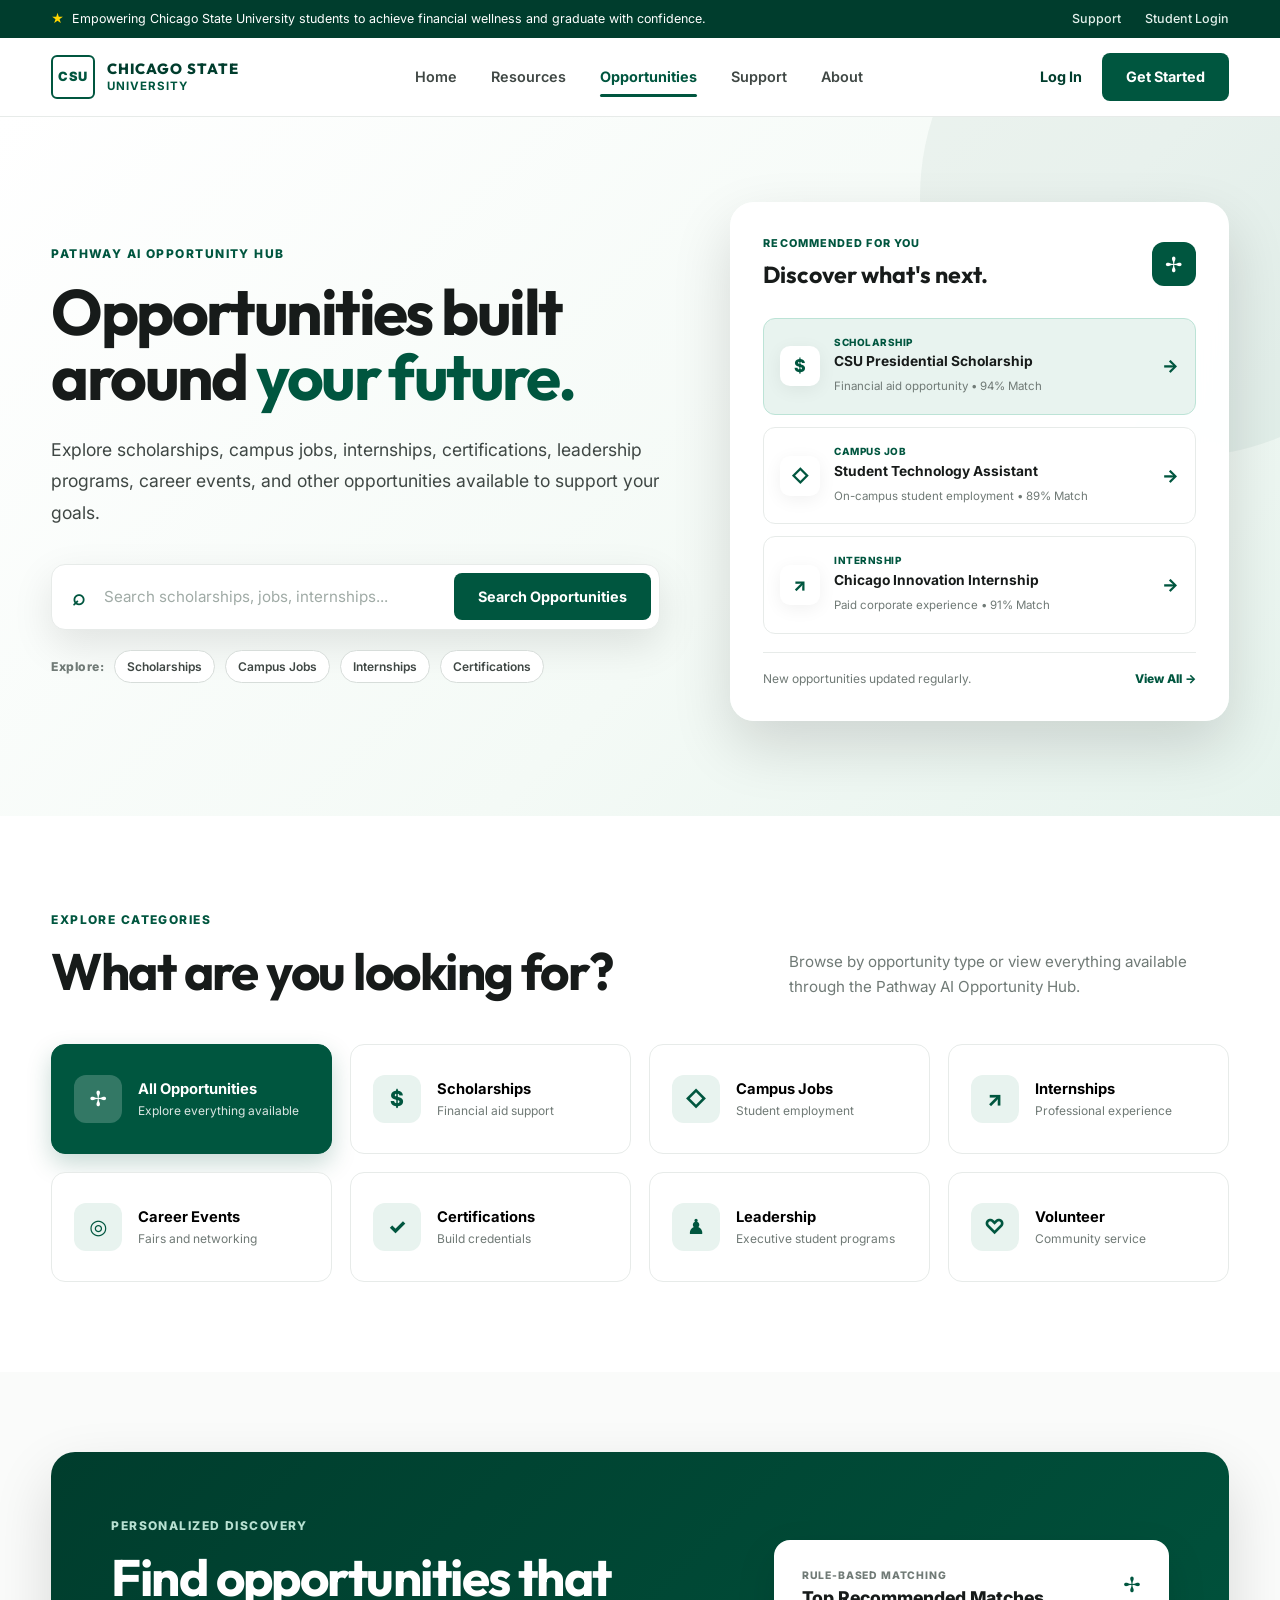
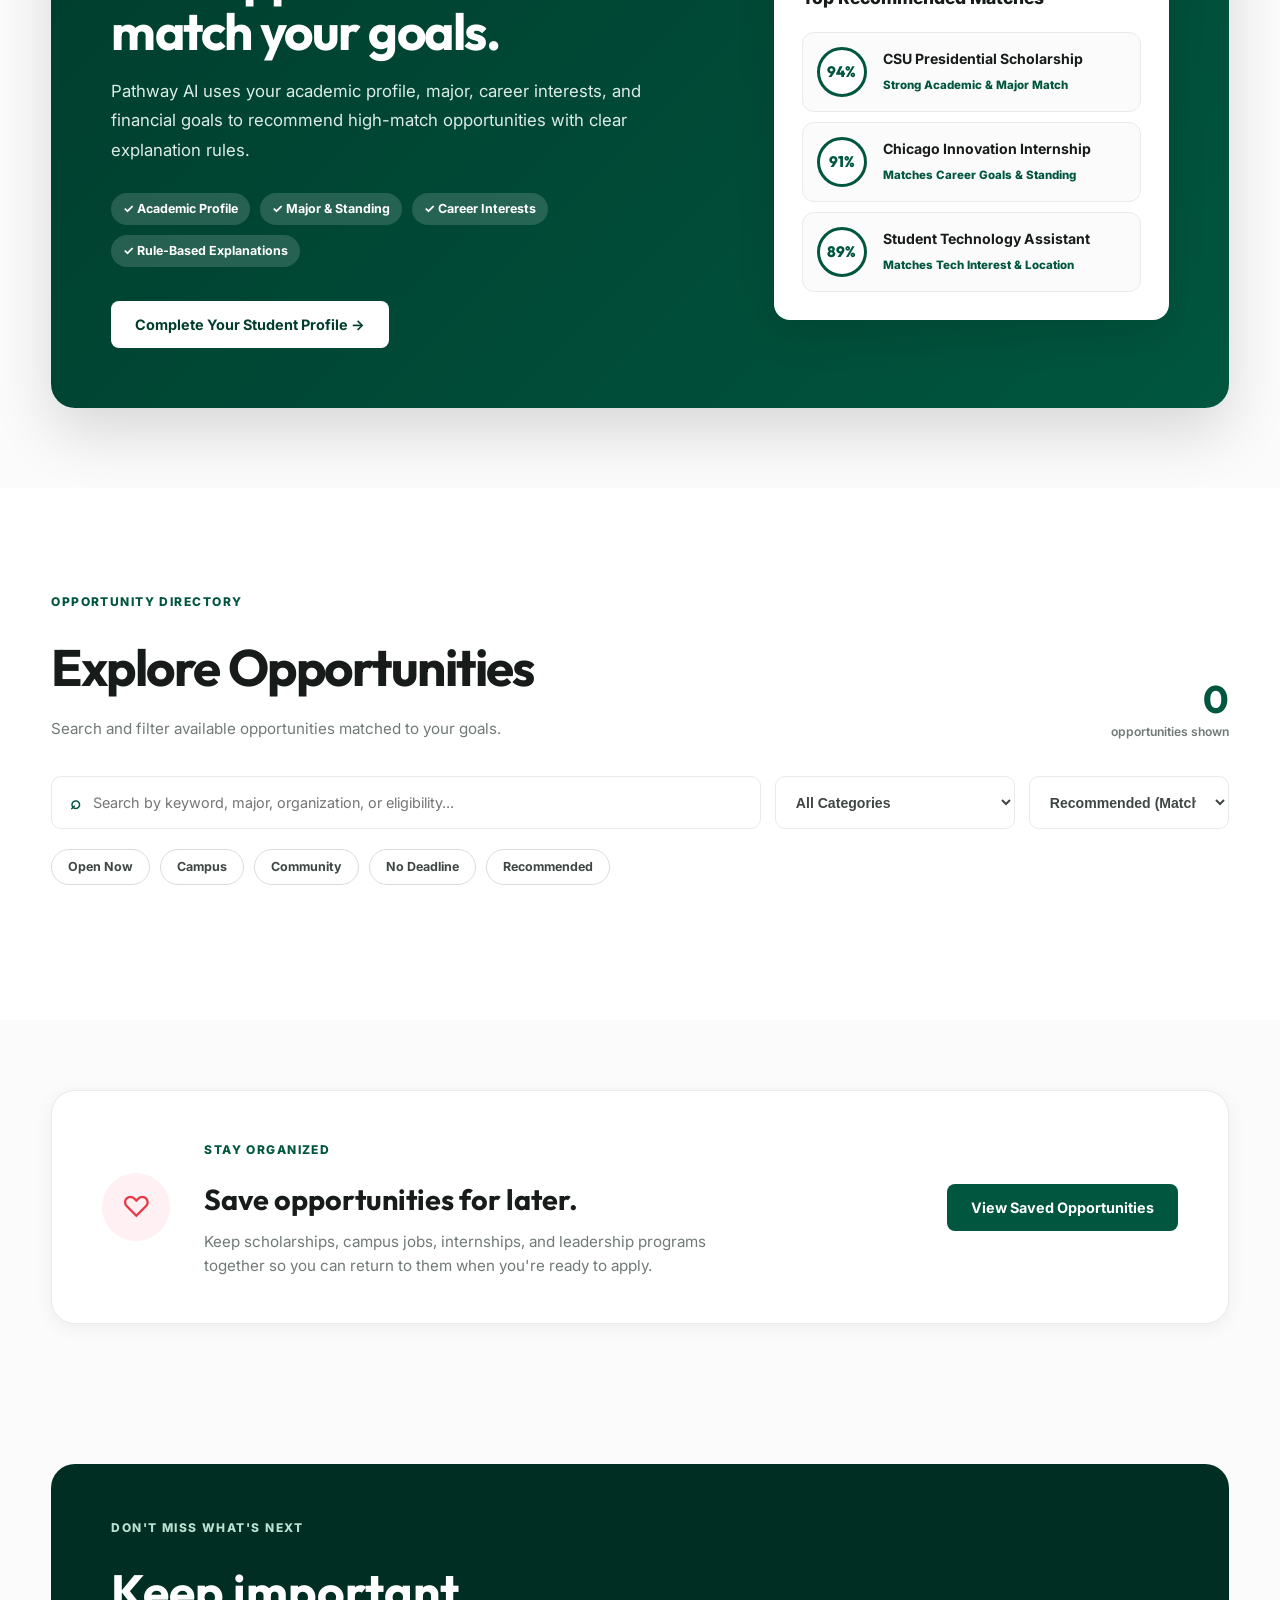
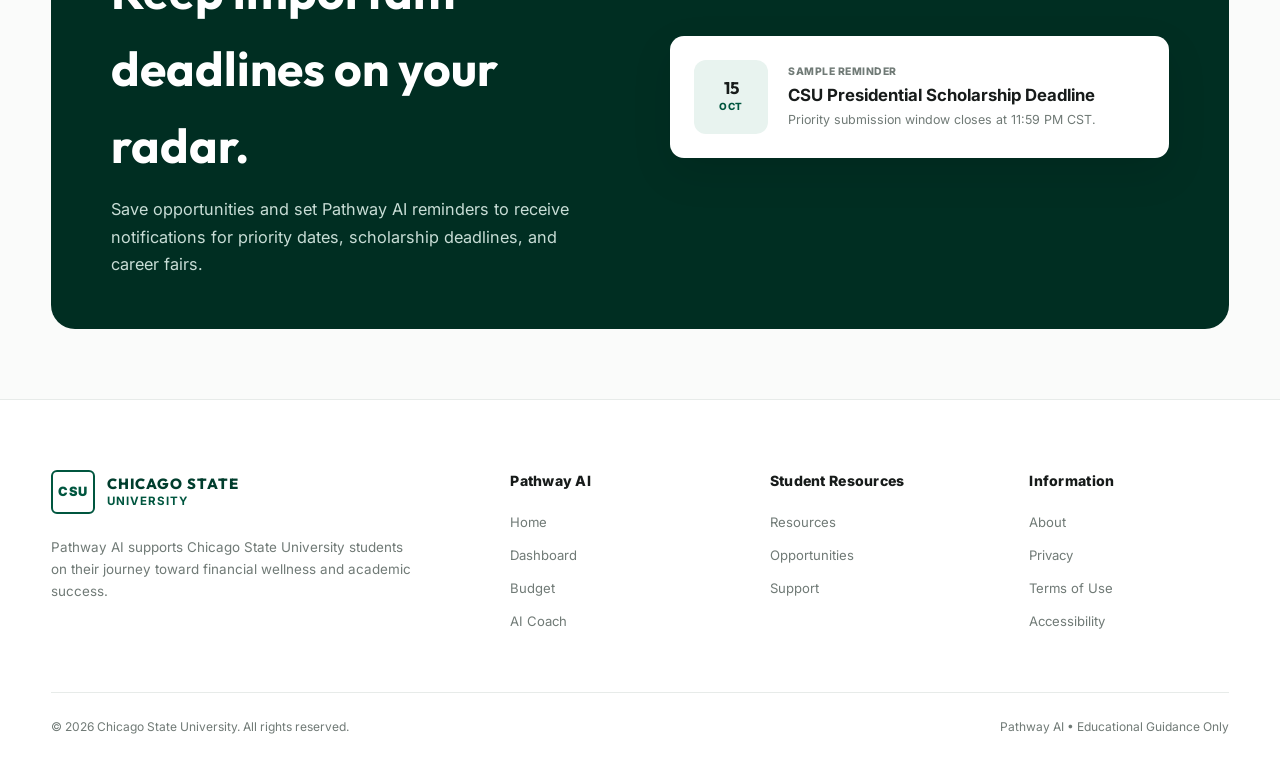
<file: pages/opportunities.html>
<!DOCTYPE html>
<html lang="en">
<head>
  <meta charset="UTF-8" />
  <meta name="viewport" content="width=device-width, initial-scale=1.0" />
  <meta name="color-scheme" content="light" />

  <title>Opportunity Hub | Pathway AI × Chicago State University</title>

  <meta
    name="description"
    content="Discover scholarships, jobs, internships, certifications, leadership programs, and career events through Pathway AI."
  />

  <!-- Google Fonts -->
  <link rel="preconnect" href="https://fonts.googleapis.com">
  <link rel="preconnect" href="https://fonts.gstatic.com" crossorigin>
  <link href="https://fonts.googleapis.com/css2?family=Inter:wght@400;500;600;700;800;900&family=Outfit:wght@600;700;800&display=swap" rel="stylesheet">

  <!-- Shared global styles -->
  <link rel="stylesheet" href="../css/styles.css" />

  <!-- Opportunity page styles -->
  <link rel="stylesheet" href="../css/opportunities.css" />
</head>

<body>

  <!-- =====================================================
       1. UNIVERSITY ANNOUNCEMENT BAR
  ====================================================== -->

  <div class="university-bar">
    <div class="container university-bar-content">
      <p>
        <span class="star-icon">★</span> Empowering Chicago State University students to achieve financial wellness and graduate with confidence.
      </p>

      <div class="university-links">
        <a href="/support.html">Support</a>
        <a href="/signup-login.html">Student Login</a>
      </div>
    </div>
  </div>


  <!-- =====================================================
       2. NAVIGATION HEADER
  ====================================================== -->

  <header class="site-header" id="site-header">
    <div class="container navbar">

      <a href="/" class="brand" aria-label="Chicago State University Home">
        <div class="brand-mark">CSU</div>
        <div class="brand-text">
          <strong>CHICAGO STATE</strong>
          <span>UNIVERSITY</span>
        </div>
      </a>

      <nav class="nav-links" aria-label="Main navigation">
        <a href="/">Home</a>
        <a href="/pages/resources.html">Resources</a>
        <a href="/pages/opportunities.html" class="active">Opportunities</a>
        <a href="/support.html">Support</a>
        <a href="/pages/about.html">About</a>
      </nav>

      <div class="nav-actions">
        <a href="/signup-login.html" class="login-link">Log In</a>
        <a href="/signup-login.html" class="btn btn-primary">Get Started</a>
      </div>

      <button
        class="mobile-menu-button"
        id="mobile-menu-toggle"
        aria-label="Open navigation menu"
        aria-expanded="false"
        aria-controls="mobile-nav-drawer"
      >
        ☰
      </button>

    </div>
  </header>

  <!-- Mobile Navigation Drawer -->
  <div class="mobile-nav-drawer" id="mobile-nav-drawer" aria-hidden="true">
      <div class="mobile-nav-header">
        <div class="brand">
          <div class="brand-mark">CSU</div>
          <div class="brand-text">
            <strong>CHICAGO STATE</strong>
            <span>UNIVERSITY</span>
          </div>
        </div>
        <button class="mobile-close-button" id="mobile-menu-close" aria-label="Close menu">&times;</button>
      </div>
      <nav class="mobile-nav-links">
        <a href="/">Home</a>
        <a href="/pages/resources.html">Resources</a>
        <a href="/pages/opportunities.html" class="active">Opportunities</a>
        <a href="/support.html">Support</a>
        <a href="/pages/about.html">About</a>
        <hr class="drawer-divider" />
        <a href="/dashboard.html">Dashboard</a>
        <a href="/budget.html">Budget Tracker</a>
        <a href="/coach.html">AI Wellness Coach</a>
      </nav>
      <div class="mobile-nav-footer">
        <a href="/signup-login.html" class="btn btn-outline btn-full">Log In</a>
        <a href="/signup-login.html" class="btn btn-primary btn-full">Get Started</a>
      </div>
    </div>
  <div class="mobile-backdrop" id="mobile-backdrop"></div>


  <main>

    <!-- =====================================================
         3. OPPORTUNITY HERO
    ====================================================== -->

    <section class="opportunity-hero">
      <div class="container opportunity-hero-grid">

        <!-- LEFT -->
        <div class="opportunity-hero-content">
          <span class="eyebrow green">PATHWAY AI OPPORTUNITY HUB</span>
          <h1>
            Opportunities built<br>
            around <span>your future.</span>
          </h1>

          <p>
            Explore scholarships, campus jobs, internships, certifications, leadership programs, career events, and other opportunities available to support your goals.
          </p>

          <!-- HERO SEARCH -->
          <div class="opportunity-search">
            <div class="search-symbol">&#x2315;</div>
            <input
              type="search"
              id="heroOpportunitySearch"
              placeholder="Search scholarships, jobs, internships..."
              aria-label="Search opportunities"
            />
            <button class="btn btn-primary" id="heroSearchButton">
              Search Opportunities
            </button>
          </div>

          <!-- POPULAR SEARCHES -->
          <div class="popular-opportunity-searches">
            <span>Explore:</span>
            <button data-search="scholarship">Scholarships</button>
            <button data-search="job">Campus Jobs</button>
            <button data-search="internship">Internships</button>
            <button data-search="certification">Certifications</button>
          </div>
        </div>

        <!-- RIGHT HERO VISUAL -->
        <div class="opportunity-hero-visual">
          <div class="opportunity-preview-card">
            <div class="preview-header">
              <div>
                <span>RECOMMENDED FOR YOU</span>
                <h3>Discover what's next.</h3>
              </div>
              <div class="preview-header-icon">&#x2722;</div>
            </div>

            <!-- PREVIEW ITEM 1 -->
            <div class="preview-opportunity featured">
              <div class="preview-icon">$</div>
              <div>
                <span class="preview-type">SCHOLARSHIP</span>
                <strong>CSU Presidential Scholarship</strong>
                <small>Financial aid opportunity &bull; 94% Match</small>
              </div>
              <span class="preview-arrow">&rarr;</span>
            </div>

            <!-- PREVIEW ITEM 2 -->
            <div class="preview-opportunity">
              <div class="preview-icon">&#x25C7;</div>
              <div>
                <span class="preview-type">CAMPUS JOB</span>
                <strong>Student Technology Assistant</strong>
                <small>On-campus student employment &bull; 89% Match</small>
              </div>
              <span class="preview-arrow">&rarr;</span>
            </div>

            <!-- PREVIEW ITEM 3 -->
            <div class="preview-opportunity">
              <div class="preview-icon">&#x2197;</div>
              <div>
                <span class="preview-type">INTERNSHIP</span>
                <strong>Chicago Innovation Internship</strong>
                <small>Paid corporate experience &bull; 91% Match</small>
              </div>
              <span class="preview-arrow">&rarr;</span>
            </div>

            <div class="preview-footer">
              <span>New opportunities updated regularly.</span>
              <a href="#opportunity-directory">View All &rarr;</a>
            </div>
          </div>
        </div>

      </div>
    </section>


    <!-- =====================================================
         4. CATEGORY NAVIGATION GRID (8 CATEGORIES)
    ====================================================== -->

    <section class="opportunity-categories">
      <div class="container">

        <div class="category-heading">
          <div>
            <span class="eyebrow green">EXPLORE CATEGORIES</span>
            <h2>What are you looking for?</h2>
          </div>
          <p>
            Browse by opportunity type or view everything available through the Pathway AI Opportunity Hub.
          </p>
        </div>

        <div class="opportunity-category-grid">

          <button class="opportunity-category active" data-category="all">
            <span class="opportunity-category-icon">&#x2722;</span>
            <div>
              <strong>All Opportunities</strong>
              <small>Explore everything available</small>
            </div>
          </button>

          <button class="opportunity-category" data-category="scholarship">
            <span class="opportunity-category-icon">$</span>
            <div>
              <strong>Scholarships</strong>
              <small>Financial aid support</small>
            </div>
          </button>

          <button class="opportunity-category" data-category="job">
            <span class="opportunity-category-icon">&#x25C7;</span>
            <div>
              <strong>Campus Jobs</strong>
              <small>Student employment</small>
            </div>
          </button>

          <button class="opportunity-category" data-category="internship">
            <span class="opportunity-category-icon">&#x2197;</span>
            <div>
              <strong>Internships</strong>
              <small>Professional experience</small>
            </div>
          </button>

          <button class="opportunity-category" data-category="career-event">
            <span class="opportunity-category-icon">&#x25CE;</span>
            <div>
              <strong>Career Events</strong>
              <small>Fairs and networking</small>
            </div>
          </button>

          <button class="opportunity-category" data-category="certification">
            <span class="opportunity-category-icon">&check;</span>
            <div>
              <strong>Certifications</strong>
              <small>Build credentials</small>
            </div>
          </button>

          <button class="opportunity-category" data-category="leadership">
            <span class="opportunity-category-icon">&#x265F;</span>
            <div>
              <strong>Leadership</strong>
              <small>Executive student programs</small>
            </div>
          </button>

          <button class="opportunity-category" data-category="volunteer">
            <span class="opportunity-category-icon">&#x2661;</span>
            <div>
              <strong>Volunteer</strong>
              <small>Community service</small>
            </div>
          </button>

        </div>

      </div>
    </section>


    <!-- =====================================================
         5. PERSONALIZED MATCHING SECTION
    ====================================================== -->

    <section class="matching-section">
      <div class="container matching-card">

        <div class="matching-content">
          <span class="eyebrow light">PERSONALIZED DISCOVERY</span>
          <h2>
            Find opportunities that<br>
            match your goals.
          </h2>

          <p>
            Pathway AI uses your academic profile, major, career interests, and financial goals to recommend high-match opportunities with clear explanation rules.
          </p>

          <div class="matching-features">
            <span>&check; Academic Profile</span>
            <span>&check; Major &amp; Standing</span>
            <span>&check; Career Interests</span>
            <span>&check; Rule-Based Explanations</span>
          </div>

          <a href="/signup-login.html" class="btn btn-light">
            Complete Your Student Profile &rarr;
          </a>
        </div>

        <div class="match-preview">
          <div class="match-preview-header">
            <div>
              <small>RULE-BASED MATCHING</small>
              <strong>Top Recommended Matches</strong>
            </div>
            <span>&#x2722;</span>
          </div>

          <div class="match-item">
            <div class="match-score">94%</div>
            <div>
              <strong>CSU Presidential Scholarship</strong>
              <span>Strong Academic &amp; Major Match</span>
            </div>
          </div>

          <div class="match-item">
            <div class="match-score">91%</div>
            <div>
              <strong>Chicago Innovation Internship</strong>
              <span>Matches Career Goals &amp; Standing</span>
            </div>
          </div>

          <div class="match-item">
            <div class="match-score">89%</div>
            <div>
              <strong>Student Technology Assistant</strong>
              <span>Matches Tech Interest &amp; Location</span>
            </div>
          </div>
        </div>

      </div>
    </section>


    <!-- =====================================================
         6. OPPORTUNITY DIRECTORY
    ====================================================== -->

    <section class="opportunity-directory" id="opportunity-directory">
      <div class="container">

        <!-- DIRECTORY HEADING -->
        <div class="directory-heading">
          <div>
            <span class="eyebrow green">OPPORTUNITY DIRECTORY</span>
            <h2>Explore Opportunities</h2>
            <p>Search and filter available opportunities matched to your goals.</p>
          </div>

          <div class="opportunity-result-count">
            <strong id="opportunityCount">0</strong>
            <span>opportunities shown</span>
          </div>
        </div>

        <!-- TOOLBAR -->
        <div class="opportunity-toolbar">
          <div class="directory-opportunity-search">
            <span>&#x2315;</span>
            <input
              type="search"
              id="opportunitySearch"
              placeholder="Search by keyword, major, organization, or eligibility..."
              aria-label="Search opportunities"
            />
          </div>

          <select id="opportunityCategoryFilter" aria-label="Filter opportunities by category">
            <option value="all">All Categories</option>
            <option value="scholarship">Scholarships</option>
            <option value="job">Campus Jobs</option>
            <option value="internship">Internships</option>
            <option value="career-event">Career Events</option>
            <option value="certification">Certifications</option>
            <option value="leadership">Leadership</option>
            <option value="volunteer">Volunteer</option>
          </select>

          <select id="opportunitySort" aria-label="Sort opportunities">
            <option value="recommended">Recommended (Match Score)</option>
            <option value="deadline">Upcoming Deadline</option>
            <option value="newest">Recently Added</option>
            <option value="alphabetical">A – Z (Title)</option>
          </select>
        </div>

        <!-- FILTER CHIPS ROW -->
        <div class="filter-row">
          <button class="filter-chip" data-filter="Open">Open Now</button>
          <button class="filter-chip" data-filter="Campus">Campus</button>
          <button class="filter-chip" data-filter="Community">Community</button>
          <button class="filter-chip" data-filter="No Deadline">No Deadline</button>
          <button class="filter-chip" data-filter="Recommended">Recommended</button>
        </div>

        <!-- OPPORTUNITY CARDS GRID -->
        <div class="opportunity-results" id="opportunityResults">
          <!-- Rendered dynamically by opportunities.js -->
        </div>

        <!-- NO RESULTS -->
        <div class="opportunity-no-results" id="opportunityNoResults" hidden>
          <div class="no-opportunity-icon">&#x2315;</div>
          <h3>No matching opportunities found.</h3>
          <p>
            Try adjusting your search term or clearing the active category filters to discover available opportunities.
          </p>
          <button class="btn btn-primary" id="clearOpportunityFilters">
            Clear All Filters
          </button>
        </div>

      </div>
    </section>


    <!-- =====================================================
         7. SAVED OPPORTUNITIES CTA
    ====================================================== -->

    <section class="saved-opportunities-section">
      <div class="container saved-opportunities-card">
        <div class="saved-icon">&#x2661;</div>
        <div>
          <span class="eyebrow green">STAY ORGANIZED</span>
          <h2>Save opportunities for later.</h2>
          <p>
            Keep scholarships, campus jobs, internships, and leadership programs together so you can return to them when you're ready to apply.
          </p>
        </div>
        <button class="btn btn-primary" onclick="alert('Saved opportunities are accessible in your student portal dashboard.')">
          View Saved Opportunities
        </button>
      </div>
    </section>


    <!-- =====================================================
         8. DEADLINE / REMINDER CTA
    ====================================================== -->

    <section class="deadline-section">
      <div class="container deadline-card">
        <div>
          <span class="eyebrow light">DON'T MISS WHAT'S NEXT</span>
          <h2>Keep important deadlines on your radar.</h2>
          <p>
            Save opportunities and set Pathway AI reminders to receive notifications for priority dates, scholarship deadlines, and career fairs.
          </p>
        </div>

        <div class="deadline-example">
          <div class="deadline-date">
            <strong>15</strong>
            <span>OCT</span>
          </div>
          <div>
            <small>SAMPLE REMINDER</small>
            <strong>CSU Presidential Scholarship Deadline</strong>
            <p>Priority submission window closes at 11:59 PM CST.</p>
          </div>
        </div>
      </div>
    </section>

  </main>


  <!-- =====================================================
       9. OPPORTUNITY DETAIL MODAL DIALOG
  ====================================================== -->

  <div class="opportunity-modal-overlay" id="opportunityModal" aria-hidden="true" role="dialog" aria-modal="true" aria-labelledby="modalTitle">
    <div class="opportunity-modal-dialog">

      <div class="modal-header">
        <div class="modal-header-left">
          <div class="modal-header-icon" id="modalIcon">&#x25C7;</div>
          <div>
            <div class="modal-header-tags">
              <span class="modal-tag" id="modalCategoryTag">TYPE</span>
              <span class="modal-scope-tag" id="modalScopeTag">Campus</span>
            </div>
            <h2 id="modalTitle">Opportunity Title Loading...</h2>
            <p class="modal-org-name" id="modalOrg"></p>
          </div>
        </div>
        <button class="modal-close-btn" id="modalCloseBtn" aria-label="Close details">&times;</button>
      </div>

      <div class="modal-body">

        <div class="modal-match-box">
          <div class="modal-match-header">
            <strong>Why this matches you:</strong>
            <span class="modal-match-badge" id="modalMatchScore">94% Match</span>
          </div>
          <ul id="modalMatchReasonsList">
            <!-- Rendered dynamically -->
          </ul>
        </div>

        <p class="modal-description-box" id="modalDescription"></p>

        <div class="modal-instructions-box">
          <strong>Application Instructions &amp; Requirements:</strong>
          <p id="modalInstructions"></p>
        </div>

        <div class="modal-grid-details">
          <div class="modal-detail-item">
            <strong>Eligibility Criteria</strong>
            <p id="modalEligibility"></p>
          </div>

          <div class="modal-detail-item">
            <strong>Location &amp; Format</strong>
            <p id="modalLocation"></p>
          </div>

          <div class="modal-detail-item">
            <strong>Application Deadline</strong>
            <p id="modalDeadline"></p>
          </div>

          <div class="modal-detail-item">
            <strong>Opportunity Status</strong>
            <p id="modalStatus"></p>
          </div>
        </div>

      </div>

      <div class="modal-footer">
        <button class="btn modal-save-btn" id="modalSaveBtn">
          &#x2661; Save Opportunity
        </button>
        <button class="btn modal-reminder-btn" id="modalReminderBtn">
          &#x1F514; Set Reminder
        </button>
        <a href="#" target="_blank" rel="noopener noreferrer" class="btn btn-primary" id="modalUrlLink">
          Apply / View Official Page &rarr;
        </a>
      </div>

    </div>
  </div>


  <!-- =====================================================
       10. FOOTER
  ====================================================== -->

  <footer class="footer">
    <div class="container footer-grid">

      <div class="footer-brand">
        <a href="/" class="brand">
          <div class="brand-mark">CSU</div>
          <div class="brand-text">
            <strong>CHICAGO STATE</strong>
            <span>UNIVERSITY</span>
          </div>
        </a>
        <p>
          Pathway AI supports Chicago State University students on their journey toward financial wellness and academic success.
        </p>
      </div>

      <div class="footer-column">
        <h4>Pathway AI</h4>
        <a href="/">Home</a>
        <a href="/dashboard.html">Dashboard</a>
        <a href="/budget.html">Budget</a>
        <a href="/coach.html">AI Coach</a>
      </div>

      <div class="footer-column">
        <h4>Student Resources</h4>
        <a href="/pages/resources.html">Resources</a>
        <a href="/pages/opportunities.html" class="active">Opportunities</a>
        <a href="/support.html">Support</a>
      </div>

      <div class="footer-column">
        <h4>Information</h4>
        <a href="/pages/about.html">About</a>
        <a href="/privacy.html">Privacy</a>
        <a href="/terms.html">Terms of Use</a>
        <a href="/accessibility.html">Accessibility</a>
      </div>

    </div>

    <div class="container footer-bottom">
      <span>&copy; 2026 Chicago State University. All rights reserved.</span>
      <span>Pathway AI &bull; Educational Guidance Only</span>
    </div>
  </footer>

  <!-- Scripts -->
  <script src="../js/main.js"></script>
  <script src="../js/opportunities.js"></script>

</body>
</html>
</file>
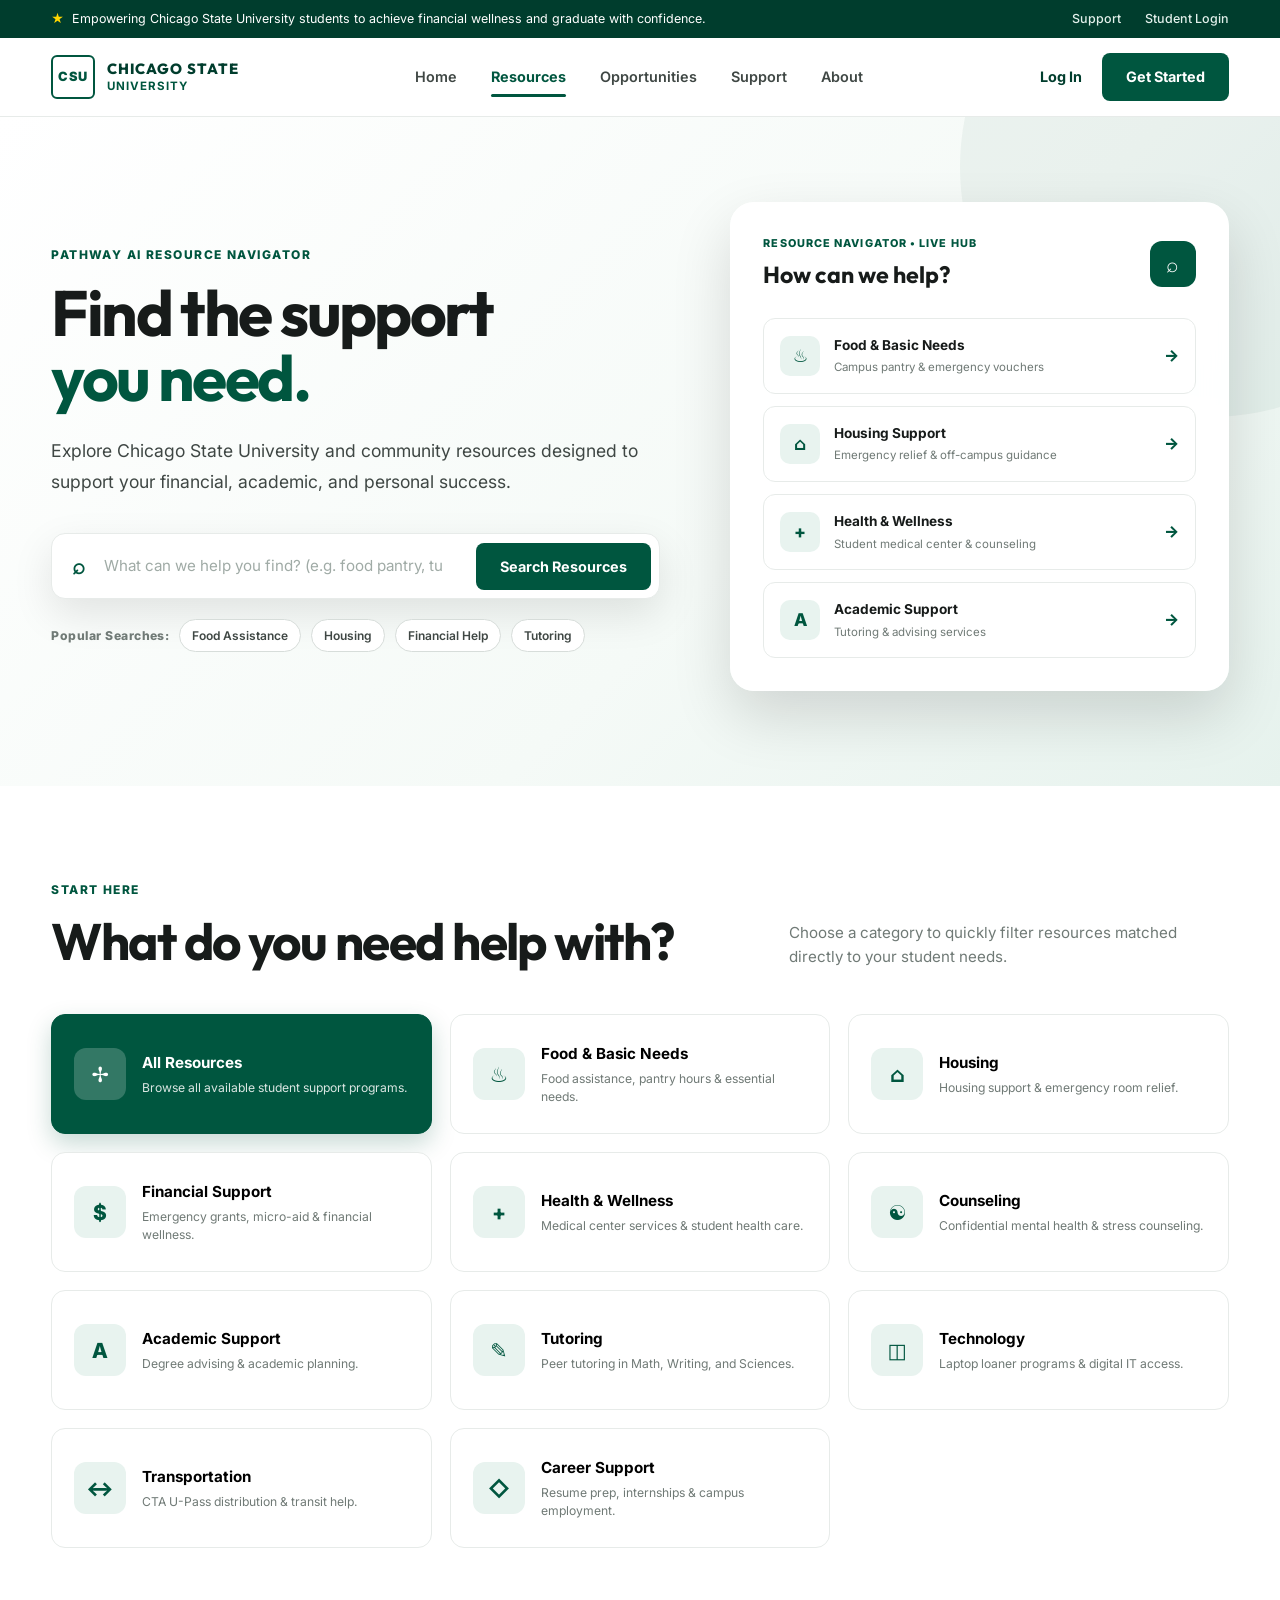
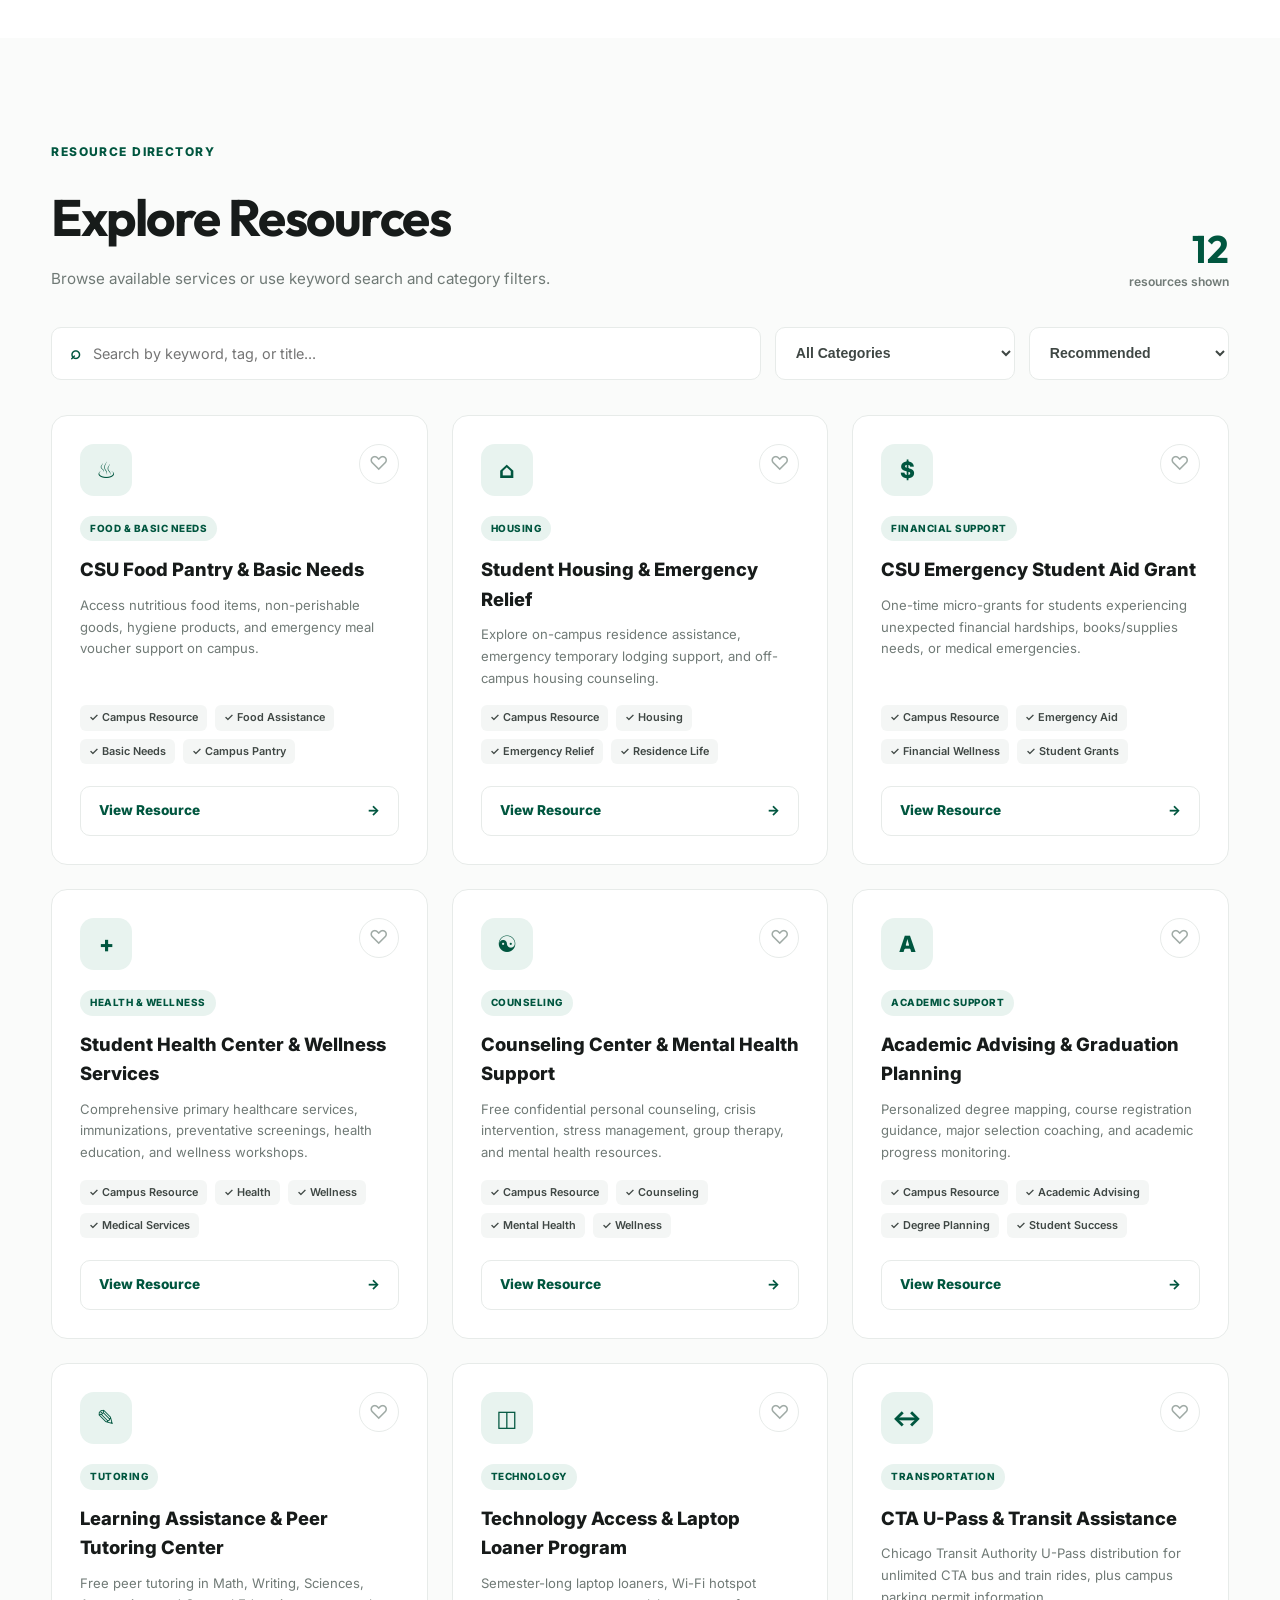
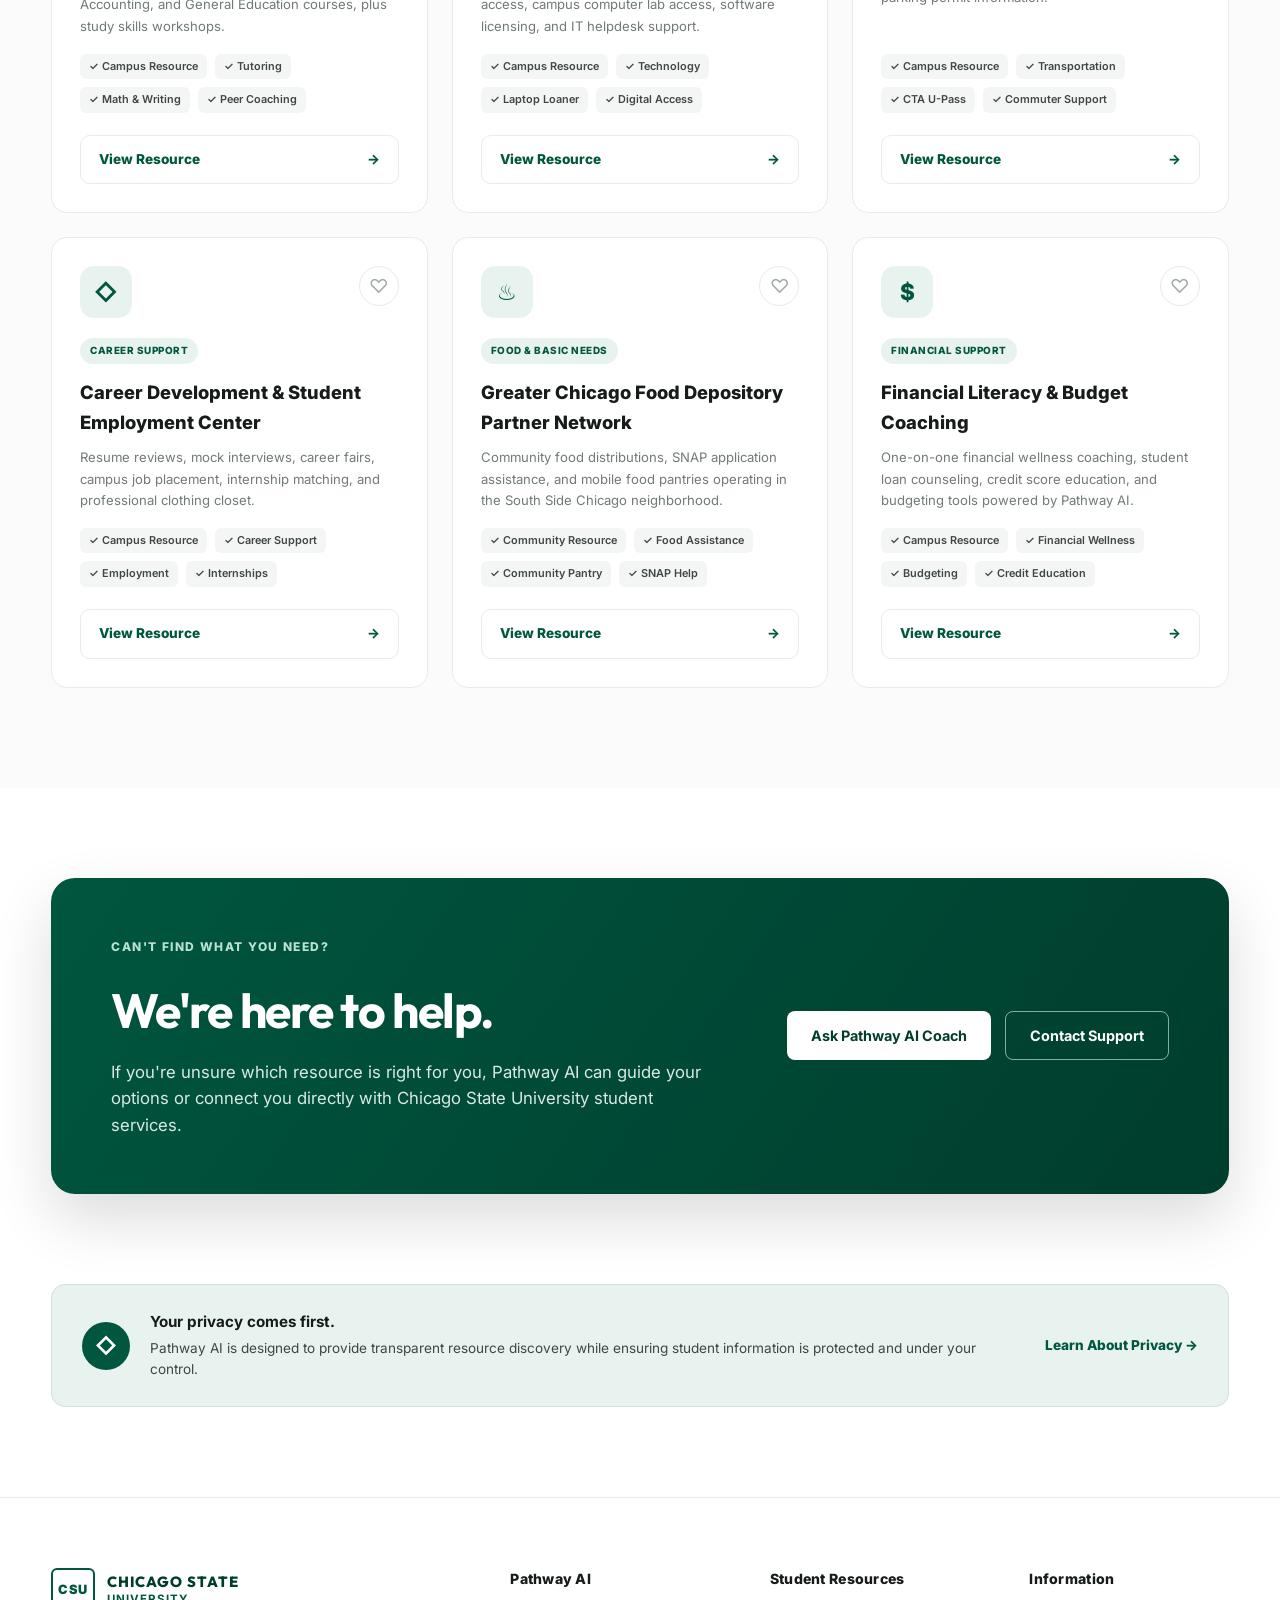
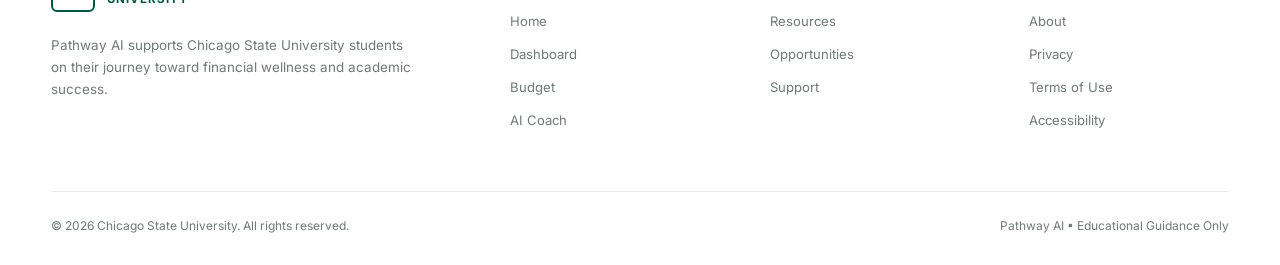
<file: pages/resources.html>
<!DOCTYPE html>
<html lang="en">
<head>
  <meta charset="UTF-8" />
  <meta name="viewport" content="width=device-width, initial-scale=1.0" />
  <meta name="color-scheme" content="light" />

  <title>Resource Navigator | Pathway AI × Chicago State University</title>

  <meta
    name="description"
    content="Explore Chicago State University and community resources through the Pathway AI Resource Navigator."
  />

  <!-- Google Fonts -->
  <link rel="preconnect" href="https://fonts.googleapis.com">
  <link rel="preconnect" href="https://fonts.gstatic.com" crossorigin>
  <link href="https://fonts.googleapis.com/css2?family=Inter:wght@400;500;600;700;800;900&family=Outfit:wght@600;700;800&display=swap" rel="stylesheet">

  <!-- Shared site styles -->
  <link rel="stylesheet" href="../css/styles.css" />

  <!-- Resources page styles -->
  <link rel="stylesheet" href="../css/resources.css" />
</head>

<body>

  <!-- =====================================================
       1. UNIVERSITY ANNOUNCEMENT BAR
  ====================================================== -->

  <div class="university-bar">
    <div class="container university-bar-content">
      <p>
        <span class="star-icon">★</span> Empowering Chicago State University students to achieve financial wellness and graduate with confidence.
      </p>

      <div class="university-links">
        <a href="/support.html">Support</a>
        <a href="/signup-login.html">Student Login</a>
      </div>
    </div>
  </div>


  <!-- =====================================================
       2. NAVIGATION HEADER
  ====================================================== -->

  <header class="site-header" id="site-header">
    <div class="container navbar">

      <a href="/" class="brand" aria-label="Chicago State University Home">
        <div class="brand-mark">CSU</div>
        <div class="brand-text">
          <strong>CHICAGO STATE</strong>
          <span>UNIVERSITY</span>
        </div>
      </a>

      <nav class="nav-links" aria-label="Main navigation">
        <a href="/">Home</a>
        <a href="/pages/resources.html" class="active">Resources</a>
        <a href="/pages/opportunities.html">Opportunities</a>
        <a href="/support.html">Support</a>
        <a href="/pages/about.html">About</a>
      </nav>

      <div class="nav-actions">
        <a href="/signup-login.html" class="login-link">Log In</a>
        <a href="/signup-login.html" class="btn btn-primary">Get Started</a>
      </div>

      <button
        class="mobile-menu-button"
        id="mobile-menu-toggle"
        aria-label="Open navigation menu"
        aria-expanded="false"
        aria-controls="mobile-nav-drawer"
      >
        ☰
      </button>

    </div>
  </header>

  <!-- Mobile Navigation Drawer -->
  <div class="mobile-nav-drawer" id="mobile-nav-drawer" aria-hidden="true">
      <div class="mobile-nav-header">
        <div class="brand">
          <div class="brand-mark">CSU</div>
          <div class="brand-text">
            <strong>CHICAGO STATE</strong>
            <span>UNIVERSITY</span>
          </div>
        </div>
        <button class="mobile-close-button" id="mobile-menu-close" aria-label="Close menu">&times;</button>
      </div>
      <nav class="mobile-nav-links">
        <a href="/">Home</a>
        <a href="/pages/resources.html" class="active">Resources</a>
        <a href="/pages/opportunities.html">Opportunities</a>
        <a href="/support.html">Support</a>
        <a href="/pages/about.html">About</a>
        <hr class="drawer-divider" />
        <a href="/dashboard.html">Dashboard</a>
        <a href="/budget.html">Budget Tracker</a>
        <a href="/coach.html">AI Wellness Coach</a>
      </nav>
      <div class="mobile-nav-footer">
        <a href="/signup-login.html" class="btn btn-outline btn-full">Log In</a>
        <a href="/signup-login.html" class="btn btn-primary btn-full">Get Started</a>
      </div>
    </div>
  <div class="mobile-backdrop" id="mobile-backdrop"></div>



  <main>

    <!-- =====================================================
         3. RESOURCE HERO
    ====================================================== -->

    <section class="resource-hero">
      <div class="container resource-hero-grid">

        <!-- LEFT HERO CONTENT -->
        <div class="resource-hero-content">
          <span class="eyebrow green">PATHWAY AI RESOURCE NAVIGATOR</span>
          <h1>
            Find the support<br>
            <span>you need.</span>
          </h1>
          <p>
            Explore Chicago State University and community resources designed to support your financial, academic, and personal success.
          </p>

          <!-- HERO SEARCH INPUT -->
          <div class="hero-resource-search">
            <div class="search-icon">&#x2315;</div>
            <input
              type="search"
              id="heroSearchInput"
              placeholder="What can we help you find? (e.g. food pantry, tutoring, emergency aid)"
              aria-label="Search resources"
            />
            <button class="btn btn-primary" id="heroSearchBtn">
              Search Resources
            </button>
          </div>

          <!-- POPULAR QUERY CHIPS -->
          <div class="popular-searches">
            <span>Popular Searches:</span>
            <button data-search="food">Food Assistance</button>
            <button data-search="housing">Housing</button>
            <button data-search="financial">Financial Help</button>
            <button data-search="tutoring">Tutoring</button>
          </div>
        </div>

        <!-- RIGHT HERO VISUAL CARD -->
        <div class="resource-hero-visual">
          <div class="resource-visual-card">
            <div class="visual-card-header">
              <div>
                <span>RESOURCE NAVIGATOR &bull; LIVE HUB</span>
                <h3>How can we help?</h3>
              </div>
              <div class="visual-icon">&#x2315;</div>
            </div>

            <div class="visual-resource-list">
              <div class="visual-resource-item">
                <span class="mini-resource-icon">&#x2668;</span>
                <div>
                  <strong>Food &amp; Basic Needs</strong>
                  <small>Campus pantry &amp; emergency vouchers</small>
                </div>
                <span class="visual-arrow">&rarr;</span>
              </div>

              <div class="visual-resource-item">
                <span class="mini-resource-icon">&#x2302;</span>
                <div>
                  <strong>Housing Support</strong>
                  <small>Emergency relief &amp; off-campus guidance</small>
                </div>
                <span class="visual-arrow">&rarr;</span>
              </div>

              <div class="visual-resource-item">
                <span class="mini-resource-icon">+</span>
                <div>
                  <strong>Health &amp; Wellness</strong>
                  <small>Student medical center &amp; counseling</small>
                </div>
                <span class="visual-arrow">&rarr;</span>
              </div>

              <div class="visual-resource-item">
                <span class="mini-resource-icon">A</span>
                <div>
                  <strong>Academic Support</strong>
                  <small>Tutoring &amp; advising services</small>
                </div>
                <span class="visual-arrow">&rarr;</span>
              </div>
            </div>
          </div>
        </div>

      </div>
    </section>



    <!-- =====================================================
         4. QUICK HELP / CATEGORY SELECTOR (10 REQUIRED CATEGORIES)
    ====================================================== -->

    <section class="quick-help-section">
      <div class="container">

        <div class="quick-help-heading">
          <div>
            <span class="eyebrow green">START HERE</span>
            <h2>What do you need help with?</h2>
          </div>
          <p>
            Choose a category to quickly filter resources matched directly to your student needs.
          </p>
        </div>

        <div class="resource-category-grid">

          <!-- 0. ALL -->
          <button class="resource-category-card active" data-category="all">
            <div class="category-icon">&#x2722;</div>
            <div>
              <h3>All Resources</h3>
              <p>Browse all available student support programs.</p>
            </div>
          </button>

          <!-- 1. FOOD -->
          <button class="resource-category-card" data-category="food">
            <div class="category-icon">&#x2668;</div>
            <div>
              <h3>Food &amp; Basic Needs</h3>
              <p>Food assistance, pantry hours &amp; essential needs.</p>
            </div>
          </button>

          <!-- 2. HOUSING -->
          <button class="resource-category-card" data-category="housing">
            <div class="category-icon">&#x2302;</div>
            <div>
              <h3>Housing</h3>
              <p>Housing support &amp; emergency room relief.</p>
            </div>
          </button>

          <!-- 3. FINANCIAL -->
          <button class="resource-category-card" data-category="financial">
            <div class="category-icon">$</div>
            <div>
              <h3>Financial Support</h3>
              <p>Emergency grants, micro-aid &amp; financial wellness.</p>
            </div>
          </button>

          <!-- 4. HEALTH -->
          <button class="resource-category-card" data-category="health">
            <div class="category-icon">+</div>
            <div>
              <h3>Health &amp; Wellness</h3>
              <p>Medical center services &amp; student health care.</p>
            </div>
          </button>

          <!-- 5. COUNSELING -->
          <button class="resource-category-card" data-category="counseling">
            <div class="category-icon">&#x262F;</div>
            <div>
              <h3>Counseling</h3>
              <p>Confidential mental health &amp; stress counseling.</p>
            </div>
          </button>

          <!-- 6. ACADEMIC -->
          <button class="resource-category-card" data-category="academic">
            <div class="category-icon">A</div>
            <div>
              <h3>Academic Support</h3>
              <p>Degree advising &amp; academic planning.</p>
            </div>
          </button>

          <!-- 7. TUTORING -->
          <button class="resource-category-card" data-category="tutoring">
            <div class="category-icon">&#x270E;</div>
            <div>
              <h3>Tutoring</h3>
              <p>Peer tutoring in Math, Writing, and Sciences.</p>
            </div>
          </button>

          <!-- 8. TECHNOLOGY -->
          <button class="resource-category-card" data-category="technology">
            <div class="category-icon">&#x25EB;</div>
            <div>
              <h3>Technology</h3>
              <p>Laptop loaner programs &amp; digital IT access.</p>
            </div>
          </button>

          <!-- 9. TRANSPORTATION -->
          <button class="resource-category-card" data-category="transportation">
            <div class="category-icon">&#x2194;</div>
            <div>
              <h3>Transportation</h3>
              <p>CTA U-Pass distribution &amp; transit help.</p>
            </div>
          </button>

          <!-- 10. CAREER -->
          <button class="resource-category-card" data-category="career">
            <div class="category-icon">&#x25C7;</div>
            <div>
              <h3>Career Support</h3>
              <p>Resume prep, internships &amp; campus employment.</p>
            </div>
          </button>

        </div>

      </div>
    </section>



    <!-- =====================================================
         5. RESOURCE DIRECTORY (DYNAMIC RESULTS & TOOLBAR)
    ====================================================== -->

    <section class="resource-directory" id="resourceDirectory">
      <div class="container">

        <!-- DIRECTORY HEADING -->
        <div class="directory-heading">
          <div>
            <span class="eyebrow green">RESOURCE DIRECTORY</span>
            <h2>Explore Resources</h2>
            <p>Browse available services or use keyword search and category filters.</p>
          </div>

          <div class="directory-count">
            <strong id="resourceCount">0</strong>
            <span>resources shown</span>
          </div>
        </div>

        <!-- SEARCH + FILTER TOOLBAR -->
        <div class="resource-toolbar">
          <div class="directory-search">
            <span>&#x2315;</span>
            <input
              type="search"
              id="directorySearchInput"
              placeholder="Search by keyword, tag, or title..."
              aria-label="Filter resources by text"
            />
          </div>

          <select id="categoryFilterSelect" aria-label="Filter by category">
            <option value="all">All Categories</option>
            <option value="food">Food &amp; Basic Needs</option>
            <option value="housing">Housing</option>
            <option value="financial">Financial Support</option>
            <option value="health">Health &amp; Wellness</option>
            <option value="counseling">Counseling</option>
            <option value="academic">Academic Support</option>
            <option value="tutoring">Tutoring</option>
            <option value="technology">Technology</option>
            <option value="transportation">Transportation</option>
            <option value="career">Career Support</option>
          </select>

          <select id="sortSelect" aria-label="Sort resources">
            <option value="recommended">Recommended</option>
            <option value="az">A – Z (Title)</option>
            <option value="recent">Recently Updated</option>
          </select>
        </div>

        <!-- DYNAMIC RESOURCE RESULTS GRID -->
        <div class="resource-results" id="resourceResults">
          <!-- Rendered dynamically by resources.js -->
        </div>

        <!-- EMPTY STATE (NO RESULTS) -->
        <div class="no-results" id="noResults" hidden>
          <div class="no-results-icon">&#x2315;</div>
          <h3>We couldn't find a matching resource.</h3>
          <p>
            Try adjusting your search terms or resetting the category filters to discover available support.
          </p>
          <div class="no-results-actions">
            <button class="btn btn-outline" id="resetFiltersBtn">
              Reset All Filters
            </button>
            <a href="/support.html" class="btn btn-primary">
              Contact Student Support
            </a>
          </div>
        </div>

      </div>
    </section>



    <!-- =====================================================
         6. NEED HELP CTA
    ====================================================== -->

    <section class="resource-help-section">
      <div class="container resource-help-card">

        <div>
          <span class="eyebrow light">CAN'T FIND WHAT YOU NEED?</span>
          <h2>We're here to help.</h2>
          <p>
            If you're unsure which resource is right for you, Pathway AI can guide your options or connect you directly with Chicago State University student services.
          </p>
        </div>

        <div class="resource-help-actions">
          <a href="/coach.html" class="btn btn-light">
            Ask Pathway AI Coach
          </a>
          <a href="/support.html" class="btn btn-green-outline">
            Contact Support
          </a>
        </div>

      </div>
    </section>



    <!-- =====================================================
         7. PRIVACY NOTE
    ====================================================== -->

    <section class="resource-privacy">
      <div class="container privacy-message">
        <div class="privacy-message-icon">&#x25C7;</div>
        <div>
          <strong>Your privacy comes first.</strong>
          <p>
            Pathway AI is designed to provide transparent resource discovery while ensuring student information is protected and under your control.
          </p>
        </div>
        <a href="/privacy.html">
          Learn About Privacy &rarr;
        </a>
      </div>
    </section>

  </main>



  <!-- =====================================================
       8. RESOURCE DETAIL MODAL DIALOG (SLIDE-OVER / OVERLAY)
  ====================================================== -->

  <div class="resource-modal-overlay" id="resourceModal" aria-hidden="true" role="dialog" aria-modal="true" aria-labelledby="modalTitle">
    <div class="resource-modal-dialog">

      <div class="modal-header">
        <div class="modal-header-left">
          <div class="modal-header-icon" id="modalIcon">&#x25C7;</div>
          <div>
            <div class="modal-header-tags">
              <span class="modal-tag" id="modalCategoryTag">CATEGORY</span>
              <span class="modal-scope-tag" id="modalScopeTag">Campus Resource</span>
            </div>
            <h2 id="modalTitle">Resource Title Loading...</h2>
          </div>
        </div>
        <button class="modal-close-btn" id="modalCloseBtn" aria-label="Close details">&times;</button>
      </div>

      <div class="modal-body">
        <p class="modal-description-box" id="modalDescription"></p>

        <div class="modal-instructions-box">
          <strong>How to Access / Instructions:</strong>
          <p id="modalInstructions"></p>
        </div>

        <div class="modal-grid-details">
          <div class="modal-detail-item">
            <strong>Eligibility Criteria</strong>
            <p id="modalEligibility"></p>
          </div>

          <div class="modal-detail-item">
            <strong>Campus Location</strong>
            <p id="modalLocation"></p>
          </div>

          <div class="modal-detail-item">
            <strong>Operating Hours &amp; Availability</strong>
            <p id="modalAvailability"></p>
          </div>

          <div class="modal-detail-item">
            <strong>Deadlines / Status</strong>
            <p id="modalDeadline"></p>
          </div>

          <div class="modal-detail-item">
            <strong>Contact Information</strong>
            <p id="modalContact"></p>
          </div>
        </div>
      </div>

      <div class="modal-footer">
        <button class="btn modal-save-btn" id="modalSaveBtn">
          &#x2661; Save Resource
        </button>
        <a href="#" target="_blank" rel="noopener noreferrer" class="btn btn-primary" id="modalUrlLink">
          Visit Resource Website &rarr;
        </a>
      </div>

    </div>
  </div>



  <!-- =====================================================
       9. FOOTER
  ====================================================== -->

  <footer class="footer">
    <div class="container footer-grid">

      <div class="footer-brand">
        <a href="/" class="brand">
          <div class="brand-mark">CSU</div>
          <div class="brand-text">
            <strong>CHICAGO STATE</strong>
            <span>UNIVERSITY</span>
          </div>
        </a>
        <p>
          Pathway AI supports Chicago State University students on their journey toward financial wellness and academic success.
        </p>
      </div>

      <div class="footer-column">
        <h4>Pathway AI</h4>
        <a href="/">Home</a>
        <a href="/dashboard.html">Dashboard</a>
        <a href="/budget.html">Budget</a>
        <a href="/coach.html">AI Coach</a>
      </div>

      <div class="footer-column">
        <h4>Student Resources</h4>
        <a href="/pages/resources.html" class="active">Resources</a>
        <a href="/pages/opportunities.html">Opportunities</a>
        <a href="/support.html">Support</a>
      </div>

      <div class="footer-column">
        <h4>Information</h4>
        <a href="/pages/about.html">About</a>
        <a href="/privacy.html">Privacy</a>
        <a href="/terms.html">Terms of Use</a>
        <a href="/accessibility.html">Accessibility</a>
      </div>

    </div>

    <div class="container footer-bottom">
      <span>&copy; 2026 Chicago State University. All rights reserved.</span>
      <span>Pathway AI &bull; Educational Guidance Only</span>
    </div>
  </footer>

  <!-- Scripts -->
  <script src="../js/main.js"></script>
  <script src="../js/resources.js"></script>

</body>
</html>
</file>
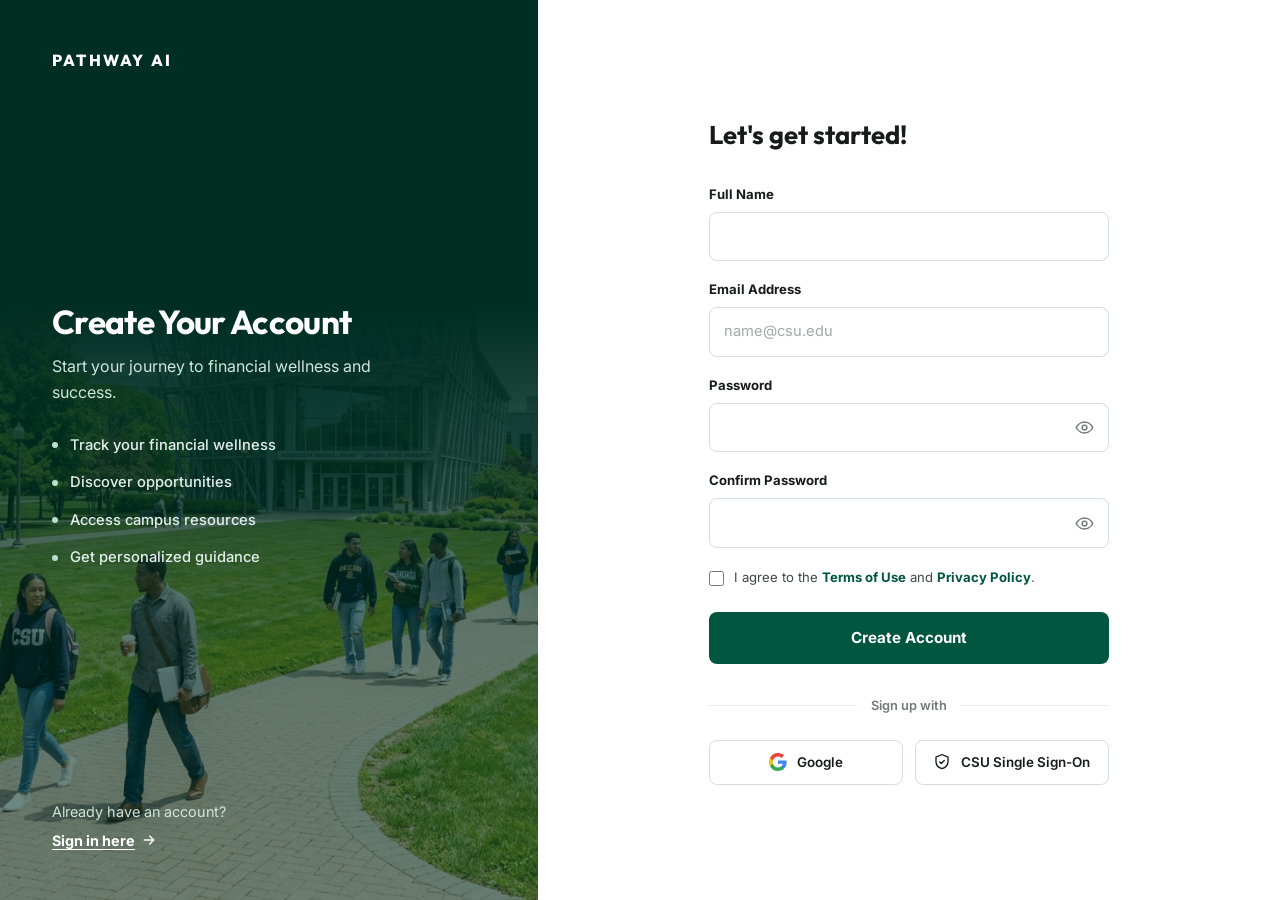
<file: pages/signup-login.html>
<!DOCTYPE html>
<html lang="en">
<head>
  <meta charset="UTF-8" />
  <meta name="viewport" content="width=device-width, initial-scale=1.0" />
  <meta name="color-scheme" content="light" />

  <title>Sign Up / Log In | Pathway AI — Chicago State University</title>

  <meta
    name="description"
    content="Sign up or log in to Pathway AI to start your journey to financial wellness, campus resources, and opportunities at Chicago State University."
  />

  <!-- Google Fonts -->
  <link rel="preconnect" href="https://fonts.googleapis.com">
  <link rel="preconnect" href="https://fonts.gstatic.com" crossorigin>
  <link href="https://fonts.googleapis.com/css2?family=Inter:wght@400;500;600;700;800;900&family=Outfit:wght@600;700;800&display=swap" rel="stylesheet">

  <!-- Existing global styles -->
  <link rel="stylesheet" href="../css/styles.css" />

  <!-- Sign up / Log in page styles -->
  <link rel="stylesheet" href="../css/signup-login.css" />
</head>

<body>

  <div class="auth-page">

    <!-- =====================================================
         BRAND PANEL
    ====================================================== -->

    <div class="auth-brand-panel">

      <div class="auth-brand-photo" aria-hidden="true">
        <img src="../images/csu-campus.jpg" alt="" />
        <div class="auth-brand-photo-fade"></div>
      </div>

      <div class="auth-brand-content">

        <a href="/" class="auth-logo">PATHWAY AI</a>

        <div class="auth-brand-copy">
          <h1 id="brand-heading">Create Your Account</h1>
          <p id="brand-copy">Start your journey to financial wellness and success.</p>

          <ul class="auth-feature-list">
            <li>
              <span class="auth-feature-icon" aria-hidden="true"></span>
              Track your financial wellness
            </li>
            <li>
              <span class="auth-feature-icon" aria-hidden="true"></span>
              Discover opportunities
            </li>
            <li>
              <span class="auth-feature-icon" aria-hidden="true"></span>
              Access campus resources
            </li>
            <li>
              <span class="auth-feature-icon" aria-hidden="true"></span>
              Get personalized guidance
            </li>
          </ul>
        </div>

        <p class="auth-switch">
          <span id="switch-question">Already have an account?</span>
          <button type="button" class="auth-switch-btn" id="mode-toggle" aria-label="Switch to log in">
            <span id="switch-label">Sign in here</span>
            <svg class="switch-arrow" viewBox="0 0 24 24" fill="none" stroke="currentColor" stroke-width="2" stroke-linecap="round" stroke-linejoin="round">
              <path d="M5 12h14"></path>
              <path d="M13 6l6 6-6 6"></path>
            </svg>
          </button>
        </p>

      </div>
    </div>


    <!-- =====================================================
         FORM PANEL
    ====================================================== -->

    <div class="auth-form-panel">
      <div class="auth-form-wrap">

        <h2 id="form-heading">Let's get started!</h2>

        <form class="auth-form" id="signup-form" novalidate>

          <div class="form-field">
            <label for="fullName">Full Name</label>
            <input type="text" id="fullName" name="fullName" autocomplete="name" required />
          </div>

          <div class="form-field">
            <label for="email">Email Address</label>
            <input type="email" id="email" name="email" placeholder="name@csu.edu" autocomplete="email" required />
          </div>

          <div class="form-field">
            <label for="password">Password</label>
            <div class="password-input-wrap">
              <input type="password" id="password" name="password" autocomplete="new-password" required />
              <button type="button" class="password-toggle" data-target="password" aria-label="Show password">
                <svg class="icon-eye" viewBox="0 0 24 24" fill="none" stroke="currentColor" stroke-width="1.8" stroke-linecap="round" stroke-linejoin="round">
                  <path d="M1.5 12S5 5 12 5s10.5 7 10.5 7-3.5 7-10.5 7S1.5 12 1.5 12z"></path>
                  <circle cx="12" cy="12" r="3"></circle>
                </svg>
                <svg class="icon-eye-off is-hidden" viewBox="0 0 24 24" fill="none" stroke="currentColor" stroke-width="1.8" stroke-linecap="round" stroke-linejoin="round">
                  <path d="M3 3l18 18"></path>
                  <path d="M10.6 5.1A10.7 10.7 0 0 1 12 5c7 0 10.5 7 10.5 7a13.4 13.4 0 0 1-3.1 3.9M6.5 6.6C3.4 8.5 1.5 12 1.5 12s3.5 7 10.5 7c1.3 0 2.5-.2 3.6-.6"></path>
                  <path d="M9.9 9.9a3 3 0 0 0 4.2 4.2"></path>
                </svg>
              </button>
            </div>
          </div>

          <div class="form-field">
            <label for="confirmPassword">Confirm Password</label>
            <div class="password-input-wrap">
              <input type="password" id="confirmPassword" name="confirmPassword" autocomplete="new-password" required />
              <button type="button" class="password-toggle" data-target="confirmPassword" aria-label="Show password">
                <svg class="icon-eye" viewBox="0 0 24 24" fill="none" stroke="currentColor" stroke-width="1.8" stroke-linecap="round" stroke-linejoin="round">
                  <path d="M1.5 12S5 5 12 5s10.5 7 10.5 7-3.5 7-10.5 7S1.5 12 1.5 12z"></path>
                  <circle cx="12" cy="12" r="3"></circle>
                </svg>
                <svg class="icon-eye-off is-hidden" viewBox="0 0 24 24" fill="none" stroke="currentColor" stroke-width="1.8" stroke-linecap="round" stroke-linejoin="round">
                  <path d="M3 3l18 18"></path>
                  <path d="M10.6 5.1A10.7 10.7 0 0 1 12 5c7 0 10.5 7 10.5 7a13.4 13.4 0 0 1-3.1 3.9M6.5 6.6C3.4 8.5 1.5 12 1.5 12s3.5 7 10.5 7c1.3 0 2.5-.2 3.6-.6"></path>
                  <path d="M9.9 9.9a3 3 0 0 0 4.2 4.2"></path>
                </svg>
              </button>
            </div>
          </div>

          <label class="auth-checkbox">
            <input type="checkbox" id="agree" name="agree" required />
            <span>I agree to the <a href="/terms.html">Terms of Use</a> and <a href="/privacy.html">Privacy Policy</a>.</span>
          </label>

          <button type="submit" class="btn btn-primary btn-full btn-large">Create Account</button>

        </form>

        <form class="auth-form is-hidden" id="login-form" novalidate>

          <div class="form-field">
            <label for="loginEmail">Email Address</label>
            <input type="email" id="loginEmail" name="loginEmail" placeholder="name@csu.edu" autocomplete="email" />
          </div>

          <div class="form-field">
            <label for="loginPassword">Password</label>
            <div class="password-input-wrap">
              <input type="password" id="loginPassword" name="loginPassword" autocomplete="current-password" />
              <button type="button" class="password-toggle" data-target="loginPassword" aria-label="Show password">
                <svg class="icon-eye" viewBox="0 0 24 24" fill="none" stroke="currentColor" stroke-width="1.8" stroke-linecap="round" stroke-linejoin="round">
                  <path d="M1.5 12S5 5 12 5s10.5 7 10.5 7-3.5 7-10.5 7S1.5 12 1.5 12z"></path>
                  <circle cx="12" cy="12" r="3"></circle>
                </svg>
                <svg class="icon-eye-off is-hidden" viewBox="0 0 24 24" fill="none" stroke="currentColor" stroke-width="1.8" stroke-linecap="round" stroke-linejoin="round">
                  <path d="M3 3l18 18"></path>
                  <path d="M10.6 5.1A10.7 10.7 0 0 1 12 5c7 0 10.5 7 10.5 7a13.4 13.4 0 0 1-3.1 3.9M6.5 6.6C3.4 8.5 1.5 12 1.5 12s3.5 7 10.5 7c1.3 0 2.5-.2 3.6-.6"></path>
                  <path d="M9.9 9.9a3 3 0 0 0 4.2 4.2"></path>
                </svg>
              </button>
            </div>
          </div>

          <div class="auth-form-row">
            <label class="auth-checkbox inline">
              <input type="checkbox" id="rememberMe" name="rememberMe" />
              <span>Remember me</span>
            </label>
            <a href="/forgot-password.html" class="auth-forgot-link">Forgot password?</a>
          </div>

          <button type="submit" class="btn btn-primary btn-full btn-large">Log In</button>

        </form>

        <div class="auth-divider"><span id="divider-label">Sign up with</span></div>

        <div class="auth-oauth-row">

          <button type="button" class="oauth-btn">
            <svg viewBox="0 0 20 20" aria-hidden="true">
              <path fill="#4285F4" d="M19.6 10.23c0-.68-.06-1.36-.18-2H10v3.79h5.38a4.6 4.6 0 0 1-2 3.02v2.5h3.23c1.89-1.74 2.99-4.3 2.99-7.31z"/>
              <path fill="#34A853" d="M10 20c2.7 0 4.96-.89 6.62-2.42l-3.23-2.5c-.9.6-2.05.96-3.39.96-2.6 0-4.8-1.76-5.59-4.12H1.07v2.59A10 10 0 0 0 10 20z"/>
              <path fill="#FBBC05" d="M4.41 11.92A6 6 0 0 1 4.09 10c0-.67.12-1.32.32-1.92V5.49H1.07A10 10 0 0 0 0 10c0 1.61.39 3.14 1.07 4.51z"/>
              <path fill="#EA4335" d="M10 3.96c1.47 0 2.79.51 3.82 1.5l2.87-2.87C14.95.99 12.7 0 10 0 6.09 0 2.72 2.24 1.07 5.49l3.34 2.59C5.2 5.72 7.4 3.96 10 3.96z"/>
            </svg>
            Google
          </button>

          <button type="button" class="oauth-btn">
            <svg viewBox="0 0 24 24" fill="none" stroke="currentColor" stroke-width="1.8" stroke-linecap="round" stroke-linejoin="round" aria-hidden="true">
              <path d="M12 2l8 3.5V11c0 5-3.4 8.6-8 9.9C7.4 19.6 4 16 4 11V5.5L12 2z"></path>
              <path d="M9 12l2 2 4-4"></path>
            </svg>
            CSU Single Sign-On
          </button>

        </div>

      </div>
    </div>

  </div>

  <script src="../js/signup-login.js"></script>

</body>
</html>
</file>
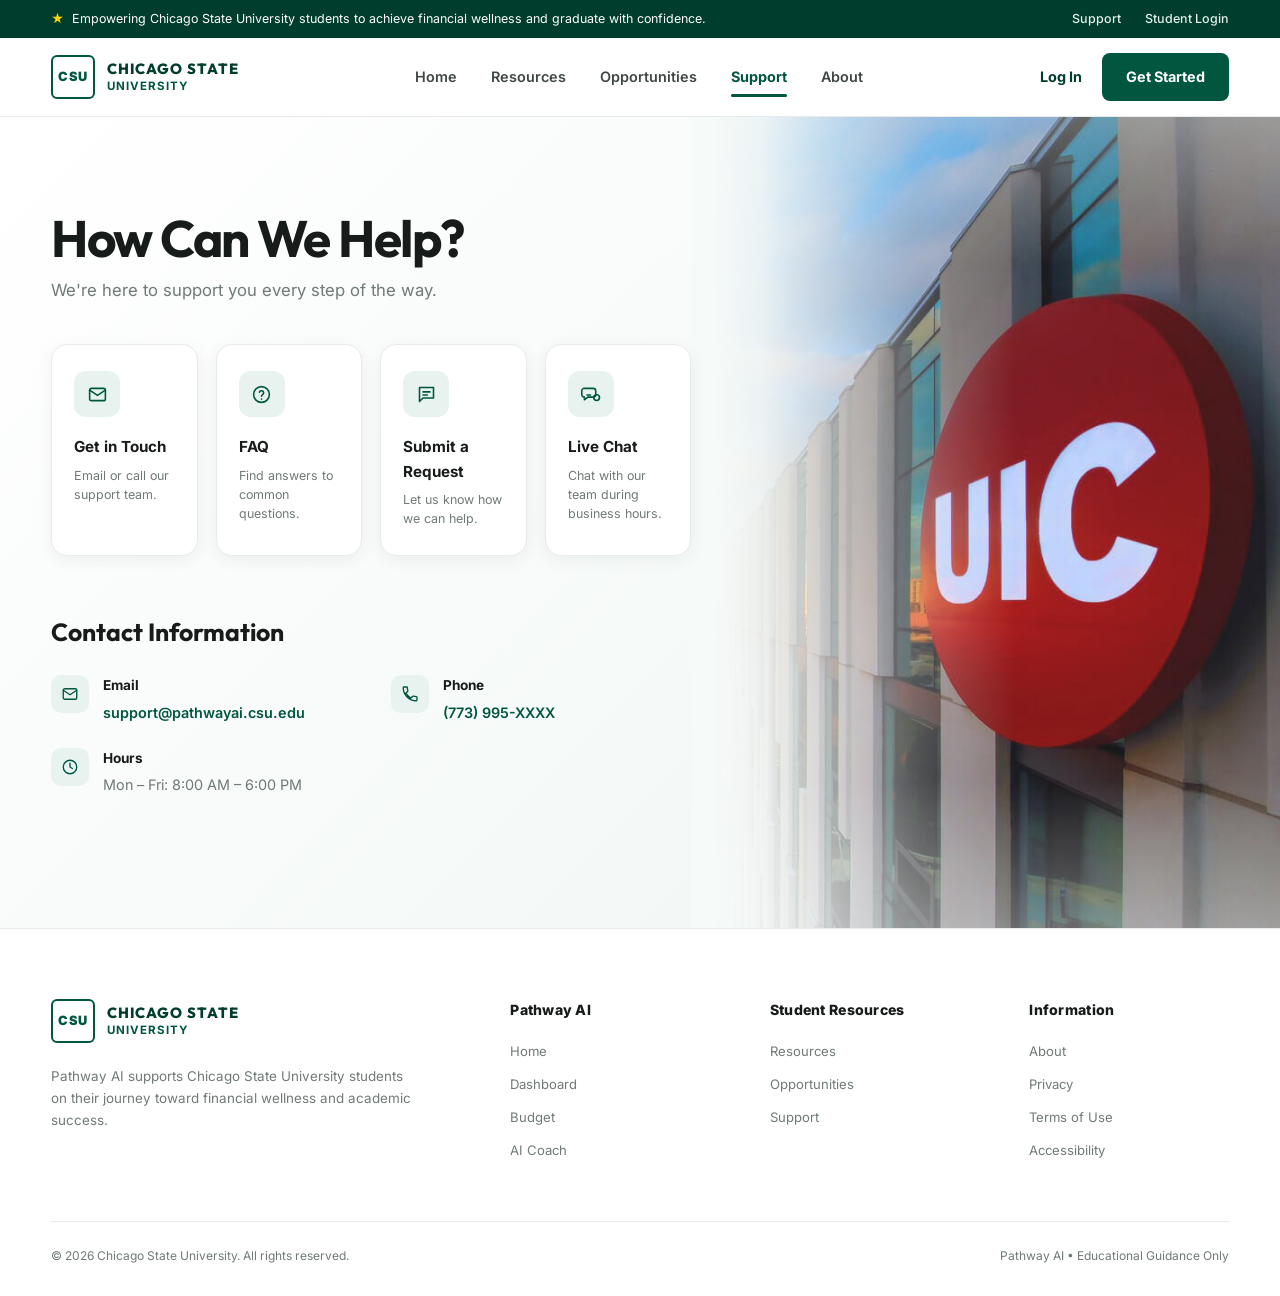
<file: pages/support.html>
<!DOCTYPE html>
<html lang="en">
<head>
  <meta charset="UTF-8" />
  <meta name="viewport" content="width=device-width, initial-scale=1.0" />
  <meta name="color-scheme" content="light" />

  <title>Support | Pathway AI — Chicago State University</title>

  <meta
    name="description"
    content="Get help with Pathway AI. Contact the support team, browse frequently asked questions, submit a request, or chat with us during business hours."
  />

  <!-- Google Fonts -->
  <link rel="preconnect" href="https://fonts.googleapis.com">
  <link rel="preconnect" href="https://fonts.gstatic.com" crossorigin>
  <link href="https://fonts.googleapis.com/css2?family=Inter:wght@400;500;600;700;800;900&family=Outfit:wght@600;700;800&display=swap" rel="stylesheet">

  <!-- Shared site styles -->
  <link rel="stylesheet" href="../css/styles.css" />

  <!-- Support page styles -->
  <link rel="stylesheet" href="../css/support.css" />
</head>

<body>

  <!-- =====================================================
       1. UNIVERSITY ANNOUNCEMENT BAR
  ====================================================== -->

  <div class="university-bar">
    <div class="container university-bar-content">
      <p>
        <span class="star-icon">★</span> Empowering Chicago State University students to achieve financial wellness and graduate with confidence.
      </p>

      <div class="university-links">
        <a href="/pages/support.html">Support</a>
        <a href="/pages/signup-login.html">Student Login</a>
      </div>
    </div>
  </div>


  <!-- =====================================================
       2. NAVIGATION HEADER
  ====================================================== -->

  <header class="site-header" id="site-header">
    <div class="container navbar">

      <a href="/" class="brand" aria-label="Chicago State University Home">
        <div class="brand-mark">CSU</div>
        <div class="brand-text">
          <strong>CHICAGO STATE</strong>
          <span>UNIVERSITY</span>
        </div>
      </a>

      <nav class="nav-links" aria-label="Main navigation">
        <a href="/">Home</a>
        <a href="/pages/resources.html">Resources</a>
        <a href="/pages/opportunities.html">Opportunities</a>
        <a href="/pages/support.html" class="active">Support</a>
        <a href="/pages/about.html">About</a>
      </nav>

      <div class="nav-actions">
        <a href="/pages/signup-login.html" class="login-link">Log In</a>
        <a href="/pages/signup-login.html" class="btn btn-primary">Get Started</a>
      </div>

      <button
        class="mobile-menu-button"
        id="mobile-menu-toggle"
        aria-label="Open navigation menu"
        aria-expanded="false"
        aria-controls="mobile-nav-drawer"
      >
        ☰
      </button>

    </div>
  </header>

  <!-- Mobile Navigation Drawer -->
  <div class="mobile-nav-drawer" id="mobile-nav-drawer" aria-hidden="true">
      <div class="mobile-nav-header">
        <div class="brand">
          <div class="brand-mark">CSU</div>
          <div class="brand-text">
            <strong>CHICAGO STATE</strong>
            <span>UNIVERSITY</span>
          </div>
        </div>
        <button class="mobile-close-button" id="mobile-menu-close" aria-label="Close menu">&times;</button>
      </div>
      <nav class="mobile-nav-links">
        <a href="/">Home</a>
        <a href="/pages/resources.html">Resources</a>
        <a href="/pages/opportunities.html">Opportunities</a>
        <a href="/pages/support.html" class="active">Support</a>
        <a href="/pages/about.html">About</a>
        <hr class="drawer-divider" />
        <a href="/pages/dashboard.html">Dashboard</a>
        <a href="/pages/budget.html">Budget Tracker</a>
        <a href="/pages/coach.html">AI Wellness Coach</a>
        <hr class="drawer-divider" />
      </nav>
      <div class="mobile-nav-footer">
        <a href="/pages/signup-login.html" class="btn btn-outline btn-full">Log In</a>
        <a href="/pages/signup-login.html" class="btn btn-primary btn-full">Get Started</a>
      </div>
    </div>
  <div class="mobile-backdrop" id="mobile-backdrop"></div>


  <main>

    <!-- =====================================================
         3. SUPPORT HERO / HOW CAN WE HELP
    ====================================================== -->

    <section class="support-hero">
      <div class="container support-hero-grid">

        <!-- LEFT CONTENT -->
        <div class="support-hero-content">

          <h1>How Can We Help?</h1>
          <p class="support-hero-lead">We're here to support you every step of the way.</p>

          <!-- QUICK ACTION CARDS -->
          <div class="support-actions-grid">

            <a href="mailto:support@pathwayai.csu.edu" class="support-action-card">
              <span class="support-action-icon" aria-hidden="true">
                <svg viewBox="0 0 24 24" fill="none" stroke="currentColor" stroke-width="1.8" stroke-linecap="round" stroke-linejoin="round">
                  <rect x="3" y="5" width="18" height="14" rx="2"></rect>
                  <path d="M3 7l9 6 9-6"></path>
                </svg>
              </span>
              <strong>Get in Touch</strong>
              <p>Email or call our support team.</p>
            </a>

            <a href="/faq.html" class="support-action-card">
              <span class="support-action-icon" aria-hidden="true">
                <svg viewBox="0 0 24 24" fill="none" stroke="currentColor" stroke-width="1.8" stroke-linecap="round" stroke-linejoin="round">
                  <circle cx="12" cy="12" r="9"></circle>
                  <path d="M9.5 9.5a2.5 2.5 0 0 1 4.9.8c0 1.7-2.4 2.2-2.4 3.7"></path>
                  <path d="M12 17.2v.1"></path>
                </svg>
              </span>
              <strong>FAQ</strong>
              <p>Find answers to common questions.</p>
            </a>

            <a href="/support-request.html" class="support-action-card">
              <span class="support-action-icon" aria-hidden="true">
                <svg viewBox="0 0 24 24" fill="none" stroke="currentColor" stroke-width="1.8" stroke-linecap="round" stroke-linejoin="round">
                  <path d="M4 4h16v12H8l-4 4V4z"></path>
                  <path d="M8 9h8"></path>
                  <path d="M8 12.5h5"></path>
                </svg>
              </span>
              <strong>Submit a Request</strong>
              <p>Let us know how we can help.</p>
            </a>

            <a href="/support.html#chat" class="support-action-card">
              <span class="support-action-icon" aria-hidden="true">
                <svg viewBox="0 0 24 24" fill="none" stroke="currentColor" stroke-width="1.8" stroke-linecap="round" stroke-linejoin="round">
                  <path d="M8 12.5h4"></path>
                  <path d="M4 5h11a3 3 0 0 1 3 3v4a3 3 0 0 1-3 3H9l-4 3v-3a3 3 0 0 1-3-3V8a3 3 0 0 1 2-3z"></path>
                  <circle cx="19" cy="15.5" r="3.3" fill="none"></circle>
                </svg>
              </span>
              <strong>Live Chat</strong>
              <p>Chat with our team during business hours.</p>
            </a>

          </div>

          <!-- CONTACT INFORMATION -->
          <div class="support-contact-info" id="contact-info">
            <h2>Contact Information</h2>

            <div class="contact-info-grid">

              <div class="contact-info-item">
                <span class="contact-info-icon" aria-hidden="true">
                  <svg viewBox="0 0 24 24" fill="none" stroke="currentColor" stroke-width="1.8" stroke-linecap="round" stroke-linejoin="round">
                    <rect x="3" y="5" width="18" height="14" rx="2"></rect>
                    <path d="M3 7l9 6 9-6"></path>
                  </svg>
                </span>
                <div>
                  <strong>Email</strong>
                  <a href="mailto:support@pathwayai.csu.edu">support@pathwayai.csu.edu</a>
                </div>
              </div>

              <div class="contact-info-item">
                <span class="contact-info-icon" aria-hidden="true">
                  <svg viewBox="0 0 24 24" fill="none" stroke="currentColor" stroke-width="1.8" stroke-linecap="round" stroke-linejoin="round">
                    <path d="M6.6 10.8c1.4 2.8 3.8 5.2 6.6 6.6l2.2-2.2c.3-.3.7-.4 1.1-.3 1.2.4 2.5.6 3.8.6.6 0 1 .4 1 1V20c0 .6-.4 1-1 1C10.8 21 3 13.2 3 3.7c0-.6.4-1 1-1h3.5c.6 0 1 .4 1 1 0 1.3.2 2.6.6 3.8.1.4 0 .8-.3 1.1L6.6 10.8z"></path>
                  </svg>
                </span>
                <div>
                  <strong>Phone</strong>
                  <a href="tel:+17739950000">(773) 995-XXXX</a>
                </div>
              </div>

              <div class="contact-info-item full">
                <span class="contact-info-icon" aria-hidden="true">
                  <svg viewBox="0 0 24 24" fill="none" stroke="currentColor" stroke-width="1.8" stroke-linecap="round" stroke-linejoin="round">
                    <circle cx="12" cy="12" r="9"></circle>
                    <path d="M12 7v5l3.2 2"></path>
                  </svg>
                </span>
                <div>
                  <strong>Hours</strong>
                  <span>Mon &ndash; Fri: 8:00 AM &ndash; 6:00 PM</span>
                </div>
              </div>

            </div>
          </div>

        </div>

      </div>

      <!-- RIGHT VISUAL (bleeds to the true edge of the viewport) -->
      <div class="support-hero-visual" aria-hidden="true">
        <img src="../images/support-hero.jpg" alt="" class="support-hero-image" />
        <div class="support-hero-fade"></div>
      </div>

    </section>

  </main>


  <!-- =====================================================
       4. FOOTER
  ====================================================== -->

  <footer class="footer">
    <div class="container footer-grid">

      <div class="footer-brand">
        <a href="/" class="brand">
          <div class="brand-mark">CSU</div>
          <div class="brand-text">
            <strong>CHICAGO STATE</strong>
            <span>UNIVERSITY</span>
          </div>
        </a>
        <p>
          Pathway AI supports Chicago State University students on their journey toward financial wellness and academic success.
        </p>
      </div>

      <div class="footer-column">
        <h4>Pathway AI</h4>
        <a href="/">Home</a>
        <a href="/dashboard.html">Dashboard</a>
        <a href="/budget.html">Budget</a>
        <a href="/coach.html">AI Coach</a>
      </div>

      <div class="footer-column">
        <h4>Student Resources</h4>
        <a href="/pages/resources.html">Resources</a>
        <a href="/pages/opportunities.html">Opportunities</a>
        <a href="/support.html" class="active">Support</a>
      </div>

      <div class="footer-column">
        <h4>Information</h4>
        <a href="/pages/about.html">About</a>
        <a href="/privacy.html">Privacy</a>
        <a href="/terms.html">Terms of Use</a>
        <a href="/accessibility.html">Accessibility</a>
      </div>

    </div>

    <div class="container footer-bottom">
      <span>&copy; 2026 Chicago State University. All rights reserved.</span>
      <span>Pathway AI &bull; Educational Guidance Only</span>
    </div>
  </footer>

  <!-- Scripts -->
  <script src="../js/main.js"></script>

</body>
</html>
</file>
<file: css/styles.css>
/* =========================================================
   PATHWAY AI × CHICAGO STATE UNIVERSITY
   HOME PAGE STYLESHEET
========================================================= */

/* -----------------------------
   VARIABLES & DESIGN TOKENS
----------------------------- */

:root {
  color-scheme: light;

  --csu-green: #00563f;
  --csu-green-dark: #003d2d;
  --csu-green-deep: #002e22;
  --csu-green-light: #e8f3ef;
  --csu-green-hover: #004734;

  --black: #101313;
  --dark: #171b1a;
  --white: #ffffff;

  --gray-50: #fafbfa;
  --gray-100: #f4f6f5;
  --gray-200: #e7ebe9;
  --gray-300: #d7ddda;
  --gray-400: #a0aba6;
  --gray-500: #707a76;
  --gray-700: #3f4744;

  --shadow-sm: 0 4px 18px rgba(0, 0, 0, 0.06);
  --shadow-md: 0 15px 40px rgba(0, 0, 0, 0.10);
  --shadow-lg: 0 25px 60px rgba(0, 0, 0, 0.14);

  --radius-sm: 8px;
  --radius-md: 16px;
  --radius-lg: 24px;

  --font-main: 'Inter', system-ui, -apple-system, BlinkMacSystemFont, "Segoe UI", Roboto, sans-serif;
  --font-heading: 'Outfit', 'Inter', system-ui, sans-serif;

  --container: 1240px;
}


/* -----------------------------
   RESET & BASE STYLES
----------------------------- */

*, *::before, *::after {
  margin: 0;
  padding: 0;
  box-sizing: border-box;
}

html {
  scroll-behavior: smooth;
}

body {
  font-family: var(--font-main);
  background: var(--white);
  color: var(--black);
  line-height: 1.6;
  -webkit-font-smoothing: antialiased;
  -moz-osx-font-smoothing: grayscale;
}

img {
  display: block;
  max-width: 100%;
  height: auto;
}

a {
  color: inherit;
  text-decoration: none;
  transition: color 0.2s ease, opacity 0.2s ease;
}

button, input {
  font: inherit;
}

:focus-visible {
  outline: 2px solid var(--csu-green);
  outline-offset: 3px;
}


/* -----------------------------
   GLOBAL UTILITIES
----------------------------- */

.container {
  width: min(92%, var(--container));
  margin-inline: auto;
}

.eyebrow {
  display: inline-block;
  font-size: 0.75rem;
  font-weight: 800;
  letter-spacing: 0.12em;
  text-transform: uppercase;
  margin-bottom: 16px;
}

.eyebrow.green {
  color: var(--csu-green);
}

.eyebrow.light {
  color: #b8e1d2;
}

.section-description {
  max-width: 560px;
  color: var(--gray-700);
  font-size: 1.05rem;
  line-height: 1.7;
}

.sample-tag {
  font-size: 0.65rem;
  font-weight: 700;
  color: var(--gray-500);
  background: var(--gray-100);
  padding: 3px 8px;
  border-radius: 4px;
  text-transform: uppercase;
  letter-spacing: 0.05em;
}


/* =========================================================
   BUTTONS
========================================================= */

.btn {
  display: inline-flex;
  align-items: center;
  justify-content: center;
  padding: 12px 24px;
  border-radius: 8px;
  font-size: 0.9rem;
  font-weight: 700;
  cursor: pointer;
  border: none;
  transition: transform 0.2s ease, background 0.2s ease, box-shadow 0.2s ease, border-color 0.2s ease;
}

.btn:hover {
  transform: translateY(-2px);
}

.btn-primary {
  background: var(--csu-green);
  color: var(--white);
}

.btn-primary:hover {
  background: var(--csu-green-dark);
  box-shadow: 0 10px 25px rgba(0, 86, 63, 0.22);
}

.btn-outline {
  border: 1px solid var(--gray-300);
  background: var(--white);
  color: var(--black);
}

.btn-outline:hover {
  border-color: var(--csu-green);
  color: var(--csu-green);
  background: var(--gray-50);
}

.btn-light {
  background: var(--white);
  color: var(--csu-green-dark);
}

.btn-light:hover {
  background: var(--gray-100);
  box-shadow: 0 8px 20px rgba(0, 0, 0, 0.12);
}

.btn-large {
  padding: 15px 28px;
  font-size: 0.95rem;
}

.btn-full {
  width: 100%;
}


/* =========================================================
   1. UNIVERSITY TOP BAR
========================================================= */

.university-bar {
  background: var(--csu-green-dark);
  color: var(--white);
  font-size: 0.78rem;
}

.university-bar-content {
  min-height: 38px;
  display: flex;
  align-items: center;
  justify-content: space-between;
}

.star-icon {
  color: #ffd700;
  margin-right: 4px;
}

.university-links {
  display: flex;
  gap: 24px;
}

.university-links a {
  color: #e2f0eb;
  font-weight: 500;
}

.university-links a:hover {
  color: var(--white);
  text-decoration: underline;
}


/* =========================================================
   2. NAVIGATION HEADER
========================================================= */

.site-header {
  position: sticky;
  top: 0;
  z-index: 1000;
  background: rgba(255, 255, 255, 0.96);
  border-bottom: 1px solid var(--gray-200);
  backdrop-filter: blur(14px);
  -webkit-backdrop-filter: blur(14px);
  transition: box-shadow 0.3s ease;
}

.site-header.scrolled {
  box-shadow: 0 4px 20px rgba(0, 0, 0, 0.08);
}

.navbar {
  height: 78px;
  display: flex;
  align-items: center;
  justify-content: space-between;
}

.brand {
  display: flex;
  align-items: center;
  gap: 12px;
}

.brand-mark {
  width: 44px;
  height: 44px;
  display: grid;
  place-items: center;
  border: 2px solid var(--csu-green);
  border-radius: 6px;
  color: var(--csu-green);
  font-size: 0.8rem;
  font-weight: 900;
  letter-spacing: 0.04em;
  background: var(--white);
}

.brand-text {
  display: flex;
  flex-direction: column;
  color: var(--csu-green-dark);
  line-height: 1.1;
  letter-spacing: 0.06em;
}

.brand-text strong {
  font-family: var(--font-heading);
  font-size: 0.92rem;
  font-weight: 800;
}

.brand-text span {
  margin-top: 3px;
  font-size: 0.72rem;
  font-weight: 700;
  color: var(--csu-green);
}

.nav-links {
  display: flex;
  align-items: center;
  gap: 34px;
}

.nav-links a {
  position: relative;
  padding-block: 26px;
  font-size: 0.9rem;
  font-weight: 600;
  color: var(--gray-700);
}

.nav-links a:hover {
  color: var(--csu-green-dark);
}

.nav-links a::after {
  content: "";
  position: absolute;
  left: 0;
  bottom: 18px;
  width: 0;
  height: 3px;
  border-radius: 2px;
  background: var(--csu-green);
  transition: width 0.2s ease;
}

.nav-links a:hover::after,
.nav-links a.active::after {
  width: 100%;
}

.nav-links a.active {
  color: var(--csu-green);
  font-weight: 700;
}

.nav-actions {
  display: flex;
  align-items: center;
  gap: 20px;
}

.login-link {
  font-size: 0.9rem;
  font-weight: 700;
  color: var(--csu-green-dark);
}

.login-link:hover {
  color: var(--csu-green);
}

.mobile-menu-button {
  display: none;
  border: none;
  background: none;
  font-size: 1.6rem;
  color: var(--csu-green-dark);
  cursor: pointer;
  padding: 6px;
}


/* MOBILE DRAWER NAV */

.mobile-nav-drawer {
  position: fixed;
  top: 0;
  right: -100%;
  width: 320px;
  max-width: 85vw;
  height: 100vh;
  background: var(--white);
  z-index: 1200;
  box-shadow: -10px 0 30px rgba(0, 0, 0, 0.2);
  display: flex;
  flex-direction: column;
  transition: right 0.3s cubic-bezier(0.16, 1, 0.3, 1);
  overflow-y: auto;
}

.mobile-nav-drawer.active {
  right: 0;
}

.mobile-nav-header {
  display: flex;
  align-items: center;
  justify-content: space-between;
  padding: 20px 24px;
  border-bottom: 1px solid var(--gray-200);
}

.mobile-close-button {
  border: none;
  background: none;
  font-size: 2rem;
  color: var(--gray-700);
  cursor: pointer;
  line-height: 1;
}

.mobile-nav-links {
  display: flex;
  flex-direction: column;
  padding: 24px;
  gap: 16px;
}

.mobile-nav-links a {
  font-size: 1rem;
  font-weight: 600;
  color: var(--gray-700);
  padding-block: 6px;
}

.mobile-nav-links a.active,
.mobile-nav-links a:hover {
  color: var(--csu-green);
  font-weight: 700;
}

.drawer-divider {
  border: none;
  border-top: 1px solid var(--gray-200);
  margin-block: 8px;
}

.mobile-nav-footer {
  margin-top: auto;
  padding: 24px;
  display: flex;
  flex-direction: column;
  gap: 12px;
  border-top: 1px solid var(--gray-200);
}

.mobile-backdrop {
  position: fixed;
  inset: 0;
  background: rgba(0, 0, 0, 0.5);
  z-index: 1100;
  opacity: 0;
  pointer-events: none;
  transition: opacity 0.3s ease;
}

.mobile-backdrop.active {
  opacity: 1;
  pointer-events: auto;
}


/* =========================================================
   3. HERO SECTION
========================================================= */

.hero {
  overflow: hidden;
  background: linear-gradient(135deg, #ffffff 0%, #f7faf8 60%, #eaf3ef 100%);
  position: relative;
}

.hero-grid {
  min-height: 650px;
  display: grid;
  grid-template-columns: 1fr 1fr;
  align-items: center;
  gap: 60px;
  padding-block: 70px;
}

/* HERO TEXT */

.pathway-label {
  display: flex;
  align-items: center;
  gap: 12px;
  margin-bottom: 22px;
  color: var(--csu-green);
  font-weight: 800;
  letter-spacing: 0.14em;
  font-size: 0.85rem;
}

.pathway-icon {
  width: 32px;
  height: 32px;
  display: grid;
  place-items: center;
  border: 1.5px solid var(--csu-green);
  border-radius: 50%;
  font-size: 0.75rem;
  background: var(--csu-green-light);
}

.hero h1 {
  max-width: 620px;
  font-family: var(--font-heading);
  font-size: clamp(3rem, 5vw, 5.2rem);
  line-height: 1.02;
  letter-spacing: -0.04em;
  margin-bottom: 28px;
  color: var(--dark);
}

.hero h1 span {
  color: var(--csu-green);
}

.hero-description {
  max-width: 610px;
  margin-bottom: 34px;
  color: var(--gray-700);
  font-size: 1.1rem;
  line-height: 1.8;
}

.hero-buttons {
  display: flex;
  gap: 14px;
  margin-bottom: 44px;
}

.hero-trust {
  display: flex;
  gap: 40px;
}

.hero-trust div {
  display: flex;
  flex-direction: column;
}

.hero-trust strong {
  color: var(--csu-green-dark);
  font-size: 0.88rem;
  font-weight: 800;
}

.hero-trust span {
  color: var(--gray-500);
  font-size: 0.75rem;
}

/* HERO VISUAL & PHOTO */

.hero-image-wrapper {
  position: relative;
}

.campus-container {
  min-height: 520px;
  border-radius: 180px 20px 20px 20px;
  overflow: hidden;
  position: relative;
  box-shadow: var(--shadow-lg);
  background: var(--gray-300);
}

.campus-photo {
  width: 100%;
  height: 520px;
  object-fit: cover;
  object-position: center;
  transition: transform 0.6s ease;
}

.campus-container:hover .campus-photo {
  transform: scale(1.03);
}

.campus-overlay {
  position: absolute;
  bottom: 0;
  left: 0;
  right: 0;
  height: 180px;
  display: flex;
  align-items: flex-end;
  padding: 34px 40px;
  background: linear-gradient(transparent, rgba(0, 46, 34, 0.78));
}

.campus-overlay span {
  color: var(--white);
  font-family: var(--font-heading);
  font-size: 1.25rem;
  font-weight: 700;
  letter-spacing: 0.02em;
}

/* FLOATING SCORE CARD */

.floating-score-card {
  position: absolute;
  left: -70px;
  bottom: 35px;
  width: 370px;
  padding: 22px;
  background: rgba(255, 255, 255, 0.98);
  border: 1px solid rgba(255, 255, 255, 0.9);
  border-radius: var(--radius-md);
  box-shadow: var(--shadow-lg);
  backdrop-filter: blur(10px);
  transition: transform 0.3s ease, box-shadow 0.3s ease;
}

.floating-score-card:hover {
  transform: translateY(-4px);
  box-shadow: 0 30px 70px rgba(0, 0, 0, 0.18);
}

.score-card-header {
  display: flex;
  justify-content: space-between;
  align-items: flex-start;
  margin-bottom: 18px;
}

.score-card-header small {
  color: var(--gray-500);
  font-size: 0.65rem;
  font-weight: 800;
  letter-spacing: 0.08em;
}

.score-card-header h3 {
  margin-top: 4px;
  font-size: 1.05rem;
  font-weight: 800;
  color: var(--dark);
}

.status-dot {
  width: 10px;
  height: 10px;
  border-radius: 50%;
  background: #42b883;
  box-shadow: 0 0 10px rgba(66, 184, 131, 0.6);
}

.score-content {
  display: flex;
  align-items: center;
  gap: 22px;
}

.score-circle {
  width: 95px;
  height: 95px;
  flex-shrink: 0;
  display: flex;
  flex-direction: column;
  align-items: center;
  justify-content: center;
  border: 9px solid var(--csu-green);
  border-right-color: var(--gray-200);
  border-radius: 50%;
  background: var(--gray-50);
}

.score-circle span {
  color: var(--csu-green);
  font-family: var(--font-heading);
  font-size: 1.85rem;
  font-weight: 800;
  line-height: 1;
}

.score-circle small {
  margin-top: 2px;
  font-size: 0.72rem;
  font-weight: 800;
  color: var(--csu-green-dark);
}

.score-message strong {
  font-size: 0.88rem;
  color: var(--dark);
  display: block;
}

.score-message p {
  margin-block: 5px;
  color: var(--gray-500);
  font-size: 0.75rem;
  line-height: 1.45;
}

.score-message a {
  color: var(--csu-green);
  font-size: 0.76rem;
  font-weight: 800;
  display: inline-block;
  margin-top: 4px;
}

.score-message a:hover {
  text-decoration: underline;
}


/* =========================================================
   4. CORE FEATURES
========================================================= */

.features-section {
  position: relative;
  margin-top: -20px;
  z-index: 10;
}

.feature-grid {
  display: grid;
  grid-template-columns: repeat(6, 1fr);
  background: var(--white);
  border: 1px solid var(--gray-200);
  border-radius: var(--radius-md);
  box-shadow: var(--shadow-md);
  overflow: hidden;
}

.feature-card {
  min-height: 230px;
  padding: 32px 22px;
  text-align: center;
  border-right: 1px solid var(--gray-200);
  transition: background 0.25 ease, transform 0.2s ease, box-shadow 0.2s ease;
  display: flex;
  flex-direction: column;
  align-items: center;
}

.feature-card:last-child {
  border-right: none;
}

.feature-card:hover {
  background: var(--csu-green-light);
  transform: translateY(-2px);
}

.feature-icon {
  width: 48px;
  height: 48px;
  margin-bottom: 18px;
  display: grid;
  place-items: center;
  color: var(--csu-green);
  font-size: 1.4rem;
  font-weight: 800;
  background: var(--csu-green-light);
  border-radius: 10px;
  transition: background 0.2s ease, transform 0.2s ease;
}

.feature-card:hover .feature-icon {
  background: var(--csu-green);
  color: var(--white);
  transform: scale(1.08);
}

.feature-card h3 {
  margin-bottom: 10px;
  font-size: 0.95rem;
  font-weight: 700;
  line-height: 1.4;
  color: var(--dark);
}

.feature-card p {
  color: var(--gray-500);
  font-size: 0.78rem;
  line-height: 1.65;
}


/* =========================================================
   5. PLATFORM SECTION (DASHBOARD PREVIEW)
========================================================= */

.platform-section {
  padding-block: 110px;
}

.platform-grid {
  display: grid;
  grid-template-columns: 0.75fr 1.25fr;
  gap: 70px;
  padding: 60px;
  color: var(--white);
  background: linear-gradient(135deg, var(--csu-green-dark), var(--csu-green));
  border-radius: var(--radius-lg);
  box-shadow: var(--shadow-lg);
}

.platform-copy h2 {
  font-family: var(--font-heading);
  margin-bottom: 22px;
  font-size: clamp(2.2rem, 4vw, 3.5rem);
  line-height: 1.05;
  letter-spacing: -0.03em;
}

.platform-copy p {
  max-width: 460px;
  margin-bottom: 34px;
  color: #dcece6;
  font-size: 1.05rem;
  line-height: 1.8;
}

/* DASHBOARD CARDS PREVIEW */

.dashboard-preview {
  display: grid;
  grid-template-columns: repeat(2, 1fr);
  gap: 18px;
}

.dashboard-card {
  padding: 24px;
  color: var(--black);
  background: var(--white);
  border-radius: 16px;
  box-shadow: var(--shadow-sm);
  border: 1px solid rgba(255, 255, 255, 0.4);
}

.financial-preview {
  grid-column: 1 / -1;
}

.card-label {
  color: var(--gray-500);
  font-size: 0.65rem;
  font-weight: 800;
  letter-spacing: 0.08em;
  display: block;
}

.mini-score {
  display: flex;
  align-items: center;
  gap: 20px;
  margin-top: 16px;
}

.mini-score-circle {
  width: 78px;
  height: 78px;
  display: grid;
  place-items: center;
  flex-shrink: 0;
  border: 7px solid var(--csu-green);
  border-radius: 50%;
  color: var(--csu-green);
  font-family: var(--font-heading);
  font-size: 1.55rem;
  font-weight: 800;
}

.mini-score strong {
  font-size: 0.95rem;
  color: var(--dark);
}

.mini-score p {
  margin-block: 4px;
  color: var(--gray-500);
  font-size: 0.74rem;
}

.mini-score a {
  color: var(--csu-green);
  font-size: 0.74rem;
  font-weight: 700;
}

.mini-score a:hover {
  text-decoration: underline;
}

.dashboard-card-title {
  display: flex;
  justify-content: space-between;
  align-items: center;
  margin-bottom: 16px;
  font-size: 0.8rem;
  font-weight: 800;
}

.dashboard-card-title a {
  color: var(--csu-green);
  font-size: 0.74rem;
}

.badge-sample {
  font-size: 0.65rem;
  background: var(--gray-100);
  padding: 2px 6px;
  border-radius: 4px;
  color: var(--gray-500);
}

.action-item {
  display: grid;
  grid-template-columns: auto 1fr auto;
  align-items: center;
  gap: 14px;
  padding-block: 12px;
  border-top: 1px solid var(--gray-200);
}

.action-icon {
  width: 32px;
  height: 32px;
  display: grid;
  place-items: center;
  border-radius: 8px;
  color: var(--csu-green);
  background: var(--csu-green-light);
  font-weight: 800;
  font-size: 0.85rem;
}

.action-item strong {
  font-size: 0.76rem;
  color: var(--dark);
}

.action-item small {
  color: var(--gray-500);
  font-size: 0.68rem;
}

.arrow-indicator {
  color: var(--csu-green);
  font-weight: 800;
  font-size: 0.9rem;
}

.financial-stats {
  display: grid;
  grid-template-columns: repeat(3, 1fr);
  gap: 12px;
  margin-top: 8px;
}

.financial-stats div {
  padding: 14px;
  border-radius: 10px;
  background: var(--gray-50);
  border: 1px solid var(--gray-200);
}

.financial-stats span {
  color: var(--gray-500);
  font-size: 0.68rem;
  font-weight: 600;
  display: block;
}

.financial-stats strong {
  margin-top: 4px;
  font-size: 1.08rem;
  font-family: var(--font-heading);
  color: var(--dark);
  display: block;
}


/* =========================================================
   6. OPPORTUNITIES (OPPORTUNITY HUB)
========================================================= */

.content-section {
  padding-block: 100px;
  background: var(--gray-50);
}

.section-heading {
  display: flex;
  align-items: flex-end;
  justify-content: space-between;
  margin-bottom: 45px;
}

.section-heading h2 {
  font-family: var(--font-heading);
  max-width: 600px;
  font-size: clamp(2rem, 4vw, 3.2rem);
  line-height: 1.05;
  letter-spacing: -0.03em;
  color: var(--dark);
}

.text-link {
  color: var(--csu-green);
  font-weight: 800;
  font-size: 0.92rem;
}

.text-link:hover {
  text-decoration: underline;
}

.opportunity-grid {
  display: grid;
  grid-template-columns: repeat(3, 1fr);
  gap: 24px;
}

.opportunity-card {
  padding: 30px;
  background: var(--white);
  border: 1px solid var(--gray-200);
  border-radius: var(--radius-md);
  display: flex;
  flex-direction: column;
  transition: transform 0.25s ease, box-shadow 0.25s ease, border-color 0.25s ease;
}

.opportunity-card:hover {
  transform: translateY(-5px);
  box-shadow: var(--shadow-md);
  border-color: var(--gray-300);
}

.opportunity-header-row {
  display: flex;
  justify-content: space-between;
  align-items: center;
  margin-bottom: 24px;
}

.opportunity-type {
  display: inline-block;
  padding: 6px 12px;
  border-radius: 20px;
  color: var(--csu-green);
  background: var(--csu-green-light);
  font-size: 0.65rem;
  font-weight: 800;
  letter-spacing: 0.05em;
}

.opportunity-card h3 {
  margin-bottom: 12px;
  font-size: 1.2rem;
  font-weight: 800;
  color: var(--dark);
}

.opportunity-card p {
  min-height: 75px;
  color: var(--gray-500);
  font-size: 0.85rem;
  line-height: 1.65;
}

.opportunity-footer {
  display: flex;
  justify-content: space-between;
  align-items: center;
  margin-top: auto;
  padding-top: 20px;
  border-top: 1px solid var(--gray-200);
  font-size: 0.78rem;
  color: var(--gray-500);
  font-weight: 600;
}

.opportunity-footer a {
  color: var(--csu-green);
  font-weight: 800;
}

.opportunity-footer a:hover {
  text-decoration: underline;
}


/* =========================================================
   7. CAMPUS RESOURCES (RESOURCE NAVIGATOR)
========================================================= */

.resources-preview-section {
  padding-block: 110px;
}

.resources-preview-grid {
  display: grid;
  grid-template-columns: 0.8fr 1.2fr;
  align-items: center;
  gap: 90px;
}

.resources-preview-grid h2 {
  font-family: var(--font-heading);
  margin-bottom: 20px;
  font-size: clamp(2rem, 4vw, 3.3rem);
  line-height: 1.05;
  color: var(--dark);
  letter-spacing: -0.03em;
}

.resources-preview-grid .section-description {
  margin-bottom: 32px;
}

.resource-list {
  border: 1px solid var(--gray-200);
  border-radius: var(--radius-md);
  overflow: hidden;
  box-shadow: var(--shadow-sm);
}

.resource-row {
  display: grid;
  grid-template-columns: auto 1fr auto;
  align-items: center;
  gap: 20px;
  padding: 22px 26px;
  background: var(--white);
  border-bottom: 1px solid var(--gray-200);
  transition: background 0.2s ease, padding-left 0.2s ease;
}

.resource-row:last-child {
  border-bottom: none;
}

.resource-row:hover {
  background: var(--csu-green-light);
  padding-left: 30px;
}

.resource-icon {
  width: 44px;
  height: 44px;
  display: grid;
  place-items: center;
  border-radius: 12px;
  color: var(--csu-green);
  background: var(--csu-green-light);
  font-weight: 800;
  font-size: 1.2rem;
  transition: background 0.2s ease, color 0.2s ease;
}

.resource-row:hover .resource-icon {
  background: var(--csu-green);
  color: var(--white);
}

.resource-row strong {
  font-size: 0.95rem;
  color: var(--dark);
  display: block;
}

.resource-row small {
  margin-top: 3px;
  color: var(--gray-500);
  font-size: 0.8rem;
  display: block;
}

.resource-arrow {
  color: var(--csu-green);
  font-weight: 800;
  font-size: 1.1rem;
  transition: transform 0.2s ease;
}

.resource-row:hover .resource-arrow {
  transform: translateX(4px);
}


/* =========================================================
   8. AI COACH SECTION
========================================================= */

.coach-section {
  padding-block: 100px;
  color: var(--white);
  background: var(--csu-green-deep);
}

.coach-grid {
  display: grid;
  grid-template-columns: 1fr 1fr;
  align-items: center;
  gap: 90px;
}

.coach-grid h2 {
  font-family: var(--font-heading);
  max-width: 520px;
  margin-bottom: 20px;
  font-size: clamp(2.3rem, 4vw, 3.8rem);
  line-height: 1.05;
  letter-spacing: -0.03em;
}

.coach-grid > div > p {
  max-width: 550px;
  margin-bottom: 34px;
  color: #c8ddd6;
  font-size: 1.05rem;
  line-height: 1.8;
}

.chat-preview {
  overflow: hidden;
  color: var(--black);
  background: var(--white);
  border-radius: var(--radius-md);
  box-shadow: var(--shadow-lg);
}

.chat-header {
  display: flex;
  align-items: center;
  gap: 14px;
  padding: 22px 24px;
  border-bottom: 1px solid var(--gray-200);
  background: var(--white);
}

.coach-avatar {
  width: 44px;
  height: 44px;
  display: grid;
  place-items: center;
  border-radius: 50%;
  color: var(--white);
  background: var(--csu-green);
  font-weight: 800;
  font-size: 0.9rem;
}

.chat-header strong {
  font-size: 0.95rem;
  color: var(--dark);
  display: block;
}

.chat-header span {
  color: var(--gray-500);
  font-size: 0.72rem;
  display: block;
}

.chat-body {
  min-height: 320px;
  padding: 26px;
  background: var(--gray-50);
  display: flex;
  flex-direction: column;
  justify-content: center;
}

.chat-message {
  max-width: 82%;
  margin-bottom: 16px;
  padding: 14px 18px;
  border-radius: 16px;
  font-size: 0.86rem;
  line-height: 1.6;
}

.chat-message:last-child {
  margin-bottom: 0;
}

.chat-message.assistant {
  background: var(--white);
  border: 1px solid var(--gray-200);
  color: var(--dark);
  border-bottom-left-radius: 4px;
}

.chat-message.user {
  margin-left: auto;
  color: var(--white);
  background: var(--csu-green);
  border-bottom-right-radius: 4px;
}


/* =========================================================
   9. TRUST & PRIVACY
========================================================= */

.trust-section {
  padding-block: 100px;
  background: var(--white);
}

.section-heading.centered {
  justify-content: center;
  text-align: center;
}

.section-heading.centered p {
  max-width: 600px;
  margin: 18px auto 0;
  color: var(--gray-500);
  font-size: 1.05rem;
}

.trust-grid {
  display: grid;
  grid-template-columns: repeat(4, 1fr);
  gap: 22px;
}

.trust-card {
  padding: 32px 24px;
  text-align: center;
  border: 1px solid var(--gray-200);
  border-radius: var(--radius-md);
  background: var(--white);
  transition: transform 0.2s ease, box-shadow 0.2s ease;
}

.trust-card:hover {
  transform: translateY(-4px);
  box-shadow: var(--shadow-sm);
  border-color: var(--csu-green);
}

.trust-card > .trust-icon {
  display: inline-flex;
  align-items: center;
  justify-content: center;
  width: 52px;
  height: 52px;
  margin-bottom: 18px;
  color: var(--csu-green);
  background: var(--csu-green-light);
  border-radius: 50%;
  font-size: 1.4rem;
  font-weight: 800;
}

.trust-card h3 {
  margin-bottom: 10px;
  font-size: 1rem;
  font-weight: 700;
  color: var(--dark);
}

.trust-card p {
  color: var(--gray-500);
  font-size: 0.78rem;
  line-height: 1.65;
}


/* =========================================================
   10. FINAL CTA
========================================================= */

.final-cta {
  padding-block: 80px;
  color: var(--white);
  background: linear-gradient(120deg, var(--csu-green), var(--csu-green-dark));
}

.final-cta-content {
  display: flex;
  align-items: center;
  justify-content: space-between;
  gap: 50px;
}

.final-cta-tag {
  font-size: 0.72rem;
  font-weight: 800;
  letter-spacing: 0.12em;
  color: #b8e1d2;
  display: block;
}

.final-cta h2 {
  font-family: var(--font-heading);
  margin: 10px 0;
  font-size: clamp(2rem, 4vw, 3.2rem);
  letter-spacing: -0.03em;
}

.final-cta p {
  color: #d9e9e3;
  font-size: 1.05rem;
  max-width: 540px;
}


/* =========================================================
   11. FOOTER
========================================================= */

.footer {
  padding: 70px 0 30px;
  background: var(--white);
  border-top: 1px solid var(--gray-200);
}

.footer-grid {
  display: grid;
  grid-template-columns: 2fr repeat(3, 1fr);
  gap: 60px;
}

.footer-brand p {
  max-width: 360px;
  margin-top: 22px;
  color: var(--gray-500);
  font-size: 0.84rem;
  line-height: 1.65;
}

.footer-column {
  display: flex;
  flex-direction: column;
  gap: 12px;
}

.footer-column h4 {
  margin-bottom: 8px;
  font-size: 0.88rem;
  font-weight: 800;
  color: var(--dark);
  letter-spacing: 0.02em;
}

.footer-column a {
  color: var(--gray-500);
  font-size: 0.82rem;
}

.footer-column a:hover {
  color: var(--csu-green);
  text-decoration: underline;
}

.footer-bottom {
  display: flex;
  justify-content: space-between;
  margin-top: 60px;
  padding-top: 24px;
  border-top: 1px solid var(--gray-200);
  color: var(--gray-500);
  font-size: 0.75rem;
}


/* =========================================================
   RESPONSIVE BREAKPOINTS
========================================================= */

/* TABLET / MEDIUM DESKTOP (Max 1050px) */
@media (max-width: 1050px) {

  .nav-links,
  .nav-actions {
    display: none;
  }

  .mobile-menu-button {
    display: block;
  }

  .hero-grid {
    grid-template-columns: 1fr;
    padding-block: 60px;
    text-align: center;
  }

  .hero-content {
    display: flex;
    flex-direction: column;
    align-items: center;
  }

  .hero-description {
    margin-inline: auto;
  }

  .hero-buttons,
  .hero-trust {
    justify-content: center;
  }

  .hero-visual {
    max-width: 700px;
    width: 100%;
    margin-inline: auto;
  }

  .floating-score-card {
    left: 20px;
    bottom: 20px;
  }

  .feature-grid {
    grid-template-columns: repeat(3, 1fr);
  }

  .feature-card {
    border-bottom: 1px solid var(--gray-200);
  }

  .platform-grid,
  .resources-preview-grid,
  .coach-grid {
    grid-template-columns: 1fr;
    gap: 50px;
  }

  .opportunity-grid {
    grid-template-columns: repeat(2, 1fr);
  }

  .trust-grid {
    grid-template-columns: repeat(2, 1fr);
  }

  .footer-grid {
    grid-template-columns: repeat(2, 1fr);
  }

}


/* MOBILE (Max 700px) */
@media (max-width: 700px) {

  .university-bar-content {
    justify-content: center;
    text-align: center;
  }

  .university-links {
    display: none;
  }

  .navbar {
    height: 68px;
  }

  .brand-text {
    display: none;
  }

  .hero-grid {
    min-height: auto;
    padding: 45px 0 70px;
  }

  .hero h1 {
    font-size: 3.1rem;
  }

  .hero-buttons {
    flex-direction: column;
    width: 100%;
  }

  .hero-buttons .btn {
    width: 100%;
  }

  .hero-trust {
    flex-direction: column;
    gap: 15px;
  }

  .campus-container,
  .campus-photo {
    min-height: 380px;
    height: 380px;
  }

  .floating-score-card {
    position: relative;
    left: auto;
    bottom: auto;
    width: calc(100% - 30px);
    margin: -60px auto 0;
  }

  .feature-grid {
    grid-template-columns: 1fr;
  }

  .feature-card {
    min-height: auto;
    border-right: none;
  }

  .platform-section,
  .content-section,
  .resources-preview-section,
  .coach-section,
  .trust-section {
    padding-block: 65px;
  }

  .platform-grid {
    padding: 35px 20px;
    gap: 40px;
  }

  .dashboard-preview {
    grid-template-columns: 1fr;
  }

  .financial-preview {
    grid-column: auto;
  }

  .financial-stats {
    grid-template-columns: 1fr;
  }

  .section-heading {
    align-items: flex-start;
    flex-direction: column;
    gap: 18px;
  }

  .opportunity-grid {
    grid-template-columns: 1fr;
  }

  .resources-preview-grid,
  .coach-grid {
    gap: 40px;
  }

  .chat-message {
    max-width: 90%;
  }

  .trust-grid {
    grid-template-columns: 1fr;
  }

  .final-cta-content {
    align-items: flex-start;
    flex-direction: column;
    gap: 30px;
  }

  .final-cta-content .btn {
    width: 100%;
  }

  .footer-grid {
    grid-template-columns: 1fr;
    gap: 40px;
  }

  .footer-bottom {
    flex-direction: column;
    gap: 10px;
    text-align: center;
  }

}
</file>
<file: styles.css>
/* =========================================================
   PATHWAY AI × CHICAGO STATE UNIVERSITY
   HOME PAGE STYLESHEET
========================================================= */

/* -----------------------------
   VARIABLES & DESIGN TOKENS
----------------------------- */

:root {
  color-scheme: light;

  --csu-green: #00563f;
  --csu-green-dark: #003d2d;
  --csu-green-deep: #002e22;
  --csu-green-light: #e8f3ef;
  --csu-green-hover: #004734;

  --black: #101313;
  --dark: #171b1a;
  --white: #ffffff;

  --gray-50: #fafbfa;
  --gray-100: #f4f6f5;
  --gray-200: #e7ebe9;
  --gray-300: #d7ddda;
  --gray-400: #a0aba6;
  --gray-500: #707a76;
  --gray-700: #3f4744;

  --shadow-sm: 0 4px 18px rgba(0, 0, 0, 0.06);
  --shadow-md: 0 15px 40px rgba(0, 0, 0, 0.10);
  --shadow-lg: 0 25px 60px rgba(0, 0, 0, 0.14);

  --radius-sm: 8px;
  --radius-md: 16px;
  --radius-lg: 24px;

  --font-main: 'Inter', system-ui, -apple-system, BlinkMacSystemFont, "Segoe UI", Roboto, sans-serif;
  --font-heading: 'Outfit', 'Inter', system-ui, sans-serif;

  --container: 1240px;
}


/* -----------------------------
   RESET & BASE STYLES
----------------------------- */

*, *::before, *::after {
  margin: 0;
  padding: 0;
  box-sizing: border-box;
}

html {
  scroll-behavior: smooth;
}

body {
  font-family: var(--font-main);
  background: var(--white);
  color: var(--black);
  line-height: 1.6;
  -webkit-font-smoothing: antialiased;
  -moz-osx-font-smoothing: grayscale;
}

img {
  display: block;
  max-width: 100%;
  height: auto;
}

a {
  color: inherit;
  text-decoration: none;
  transition: color 0.2s ease, opacity 0.2s ease;
}

button, input {
  font: inherit;
}

:focus-visible {
  outline: 2px solid var(--csu-green);
  outline-offset: 3px;
}


/* -----------------------------
   GLOBAL UTILITIES
----------------------------- */

.container {
  width: min(92%, var(--container));
  margin-inline: auto;
}

.eyebrow {
  display: inline-block;
  font-size: 0.75rem;
  font-weight: 800;
  letter-spacing: 0.12em;
  text-transform: uppercase;
  margin-bottom: 16px;
}

.eyebrow.green {
  color: var(--csu-green);
}

.eyebrow.light {
  color: #b8e1d2;
}

.section-description {
  max-width: 560px;
  color: var(--gray-700);
  font-size: 1.05rem;
  line-height: 1.7;
}

.sample-tag {
  font-size: 0.65rem;
  font-weight: 700;
  color: var(--gray-500);
  background: var(--gray-100);
  padding: 3px 8px;
  border-radius: 4px;
  text-transform: uppercase;
  letter-spacing: 0.05em;
}


/* =========================================================
   BUTTONS
========================================================= */

.btn {
  display: inline-flex;
  align-items: center;
  justify-content: center;
  padding: 12px 24px;
  border-radius: 8px;
  font-size: 0.9rem;
  font-weight: 700;
  cursor: pointer;
  border: none;
  transition: transform 0.2s ease, background 0.2s ease, box-shadow 0.2s ease, border-color 0.2s ease;
}

.btn:hover {
  transform: translateY(-2px);
}

.btn-primary {
  background: var(--csu-green);
  color: var(--white);
}

.btn-primary:hover {
  background: var(--csu-green-dark);
  box-shadow: 0 10px 25px rgba(0, 86, 63, 0.22);
}

.btn-outline {
  border: 1px solid var(--gray-300);
  background: var(--white);
  color: var(--black);
}

.btn-outline:hover {
  border-color: var(--csu-green);
  color: var(--csu-green);
  background: var(--gray-50);
}

.btn-light {
  background: var(--white);
  color: var(--csu-green-dark);
}

.btn-light:hover {
  background: var(--gray-100);
  box-shadow: 0 8px 20px rgba(0, 0, 0, 0.12);
}

.btn-large {
  padding: 15px 28px;
  font-size: 0.95rem;
}

.btn-full {
  width: 100%;
}


/* =========================================================
   1. UNIVERSITY TOP BAR
========================================================= */

.university-bar {
  background: var(--csu-green-dark);
  color: var(--white);
  font-size: 0.78rem;
}

.university-bar-content {
  min-height: 38px;
  display: flex;
  align-items: center;
  justify-content: space-between;
}

.star-icon {
  color: #ffd700;
  margin-right: 4px;
}

.university-links {
  display: flex;
  gap: 24px;
}

.university-links a {
  color: #e2f0eb;
  font-weight: 500;
}

.university-links a:hover {
  color: var(--white);
  text-decoration: underline;
}


/* =========================================================
   2. NAVIGATION HEADER
========================================================= */

.site-header {
  position: sticky;
  top: 0;
  z-index: 1000;
  background: rgba(255, 255, 255, 0.96);
  border-bottom: 1px solid var(--gray-200);
  backdrop-filter: blur(14px);
  -webkit-backdrop-filter: blur(14px);
  transition: box-shadow 0.3s ease;
}

.site-header.scrolled {
  box-shadow: 0 4px 20px rgba(0, 0, 0, 0.08);
}

.navbar {
  height: 78px;
  display: flex;
  align-items: center;
  justify-content: space-between;
}

.brand {
  display: flex;
  align-items: center;
  gap: 12px;
}

.brand-mark {
  width: 44px;
  height: 44px;
  display: grid;
  place-items: center;
  border: 2px solid var(--csu-green);
  border-radius: 6px;
  color: var(--csu-green);
  font-size: 0.8rem;
  font-weight: 900;
  letter-spacing: 0.04em;
  background: var(--white);
}

.brand-text {
  display: flex;
  flex-direction: column;
  color: var(--csu-green-dark);
  line-height: 1.1;
  letter-spacing: 0.06em;
}

.brand-text strong {
  font-family: var(--font-heading);
  font-size: 0.92rem;
  font-weight: 800;
}

.brand-text span {
  margin-top: 3px;
  font-size: 0.72rem;
  font-weight: 700;
  color: var(--csu-green);
}

.nav-links {
  display: flex;
  align-items: center;
  gap: 34px;
}

.nav-links a {
  position: relative;
  padding-block: 26px;
  font-size: 0.9rem;
  font-weight: 600;
  color: var(--gray-700);
}

.nav-links a:hover {
  color: var(--csu-green-dark);
}

.nav-links a::after {
  content: "";
  position: absolute;
  left: 0;
  bottom: 18px;
  width: 0;
  height: 3px;
  border-radius: 2px;
  background: var(--csu-green);
  transition: width 0.2s ease;
}

.nav-links a:hover::after,
.nav-links a.active::after {
  width: 100%;
}

.nav-links a.active {
  color: var(--csu-green);
  font-weight: 700;
}

.nav-actions {
  display: flex;
  align-items: center;
  gap: 20px;
}

.login-link {
  font-size: 0.9rem;
  font-weight: 700;
  color: var(--csu-green-dark);
}

.login-link:hover {
  color: var(--csu-green);
}

.mobile-menu-button {
  display: none;
  border: none;
  background: none;
  font-size: 1.6rem;
  color: var(--csu-green-dark);
  cursor: pointer;
  padding: 6px;
}


/* MOBILE DRAWER NAV */

.mobile-nav-drawer {
  position: fixed;
  top: 0;
  right: -100%;
  width: 320px;
  max-width: 85vw;
  height: 100vh;
  background: var(--white);
  z-index: 1200;
  box-shadow: -10px 0 30px rgba(0, 0, 0, 0.2);
  display: flex;
  flex-direction: column;
  transition: right 0.3s cubic-bezier(0.16, 1, 0.3, 1);
  overflow-y: auto;
}

.mobile-nav-drawer.active {
  right: 0;
}

.mobile-nav-header {
  display: flex;
  align-items: center;
  justify-content: space-between;
  padding: 20px 24px;
  border-bottom: 1px solid var(--gray-200);
}

.mobile-close-button {
  border: none;
  background: none;
  font-size: 2rem;
  color: var(--gray-700);
  cursor: pointer;
  line-height: 1;
}

.mobile-nav-links {
  display: flex;
  flex-direction: column;
  padding: 24px;
  gap: 16px;
}

.mobile-nav-links a {
  font-size: 1rem;
  font-weight: 600;
  color: var(--gray-700);
  padding-block: 6px;
}

.mobile-nav-links a.active,
.mobile-nav-links a:hover {
  color: var(--csu-green);
  font-weight: 700;
}

.drawer-divider {
  border: none;
  border-top: 1px solid var(--gray-200);
  margin-block: 8px;
}

.mobile-nav-footer {
  margin-top: auto;
  padding: 24px;
  display: flex;
  flex-direction: column;
  gap: 12px;
  border-top: 1px solid var(--gray-200);
}

.mobile-backdrop {
  position: fixed;
  inset: 0;
  background: rgba(0, 0, 0, 0.5);
  z-index: 1100;
  opacity: 0;
  pointer-events: none;
  transition: opacity 0.3s ease;
}

.mobile-backdrop.active {
  opacity: 1;
  pointer-events: auto;
}


/* =========================================================
   3. HERO SECTION
========================================================= */

.hero {
  overflow: hidden;
  background: linear-gradient(135deg, #ffffff 0%, #f7faf8 60%, #eaf3ef 100%);
  position: relative;
}

.hero-grid {
  min-height: 650px;
  display: grid;
  grid-template-columns: 1fr 1fr;
  align-items: center;
  gap: 60px;
  padding-block: 70px;
}

/* HERO TEXT */

.pathway-label {
  display: flex;
  align-items: center;
  gap: 12px;
  margin-bottom: 22px;
  color: var(--csu-green);
  font-weight: 800;
  letter-spacing: 0.14em;
  font-size: 0.85rem;
}

.pathway-icon {
  width: 32px;
  height: 32px;
  display: grid;
  place-items: center;
  border: 1.5px solid var(--csu-green);
  border-radius: 50%;
  font-size: 0.75rem;
  background: var(--csu-green-light);
}

.hero h1 {
  max-width: 620px;
  font-family: var(--font-heading);
  font-size: clamp(3rem, 5vw, 5.2rem);
  line-height: 1.02;
  letter-spacing: -0.04em;
  margin-bottom: 28px;
  color: var(--dark);
}

.hero h1 span {
  color: var(--csu-green);
}

.hero-description {
  max-width: 610px;
  margin-bottom: 34px;
  color: var(--gray-700);
  font-size: 1.1rem;
  line-height: 1.8;
}

.hero-buttons {
  display: flex;
  gap: 14px;
  margin-bottom: 44px;
}

.hero-trust {
  display: flex;
  gap: 40px;
}

.hero-trust div {
  display: flex;
  flex-direction: column;
}

.hero-trust strong {
  color: var(--csu-green-dark);
  font-size: 0.88rem;
  font-weight: 800;
}

.hero-trust span {
  color: var(--gray-500);
  font-size: 0.75rem;
}

/* HERO VISUAL & PHOTO */

.hero-image-wrapper {
  position: relative;
}

.campus-container {
  min-height: 520px;
  border-radius: 180px 20px 20px 20px;
  overflow: hidden;
  position: relative;
  box-shadow: var(--shadow-lg);
  background: var(--gray-300);
}

.campus-photo {
  width: 100%;
  height: 520px;
  object-fit: cover;
  object-position: center;
  transition: transform 0.6s ease;
}

.campus-container:hover .campus-photo {
  transform: scale(1.03);
}

.campus-overlay {
  position: absolute;
  bottom: 0;
  left: 0;
  right: 0;
  height: 180px;
  display: flex;
  align-items: flex-end;
  padding: 34px 40px;
  background: linear-gradient(transparent, rgba(0, 46, 34, 0.78));
}

.campus-overlay span {
  color: var(--white);
  font-family: var(--font-heading);
  font-size: 1.25rem;
  font-weight: 700;
  letter-spacing: 0.02em;
}

/* FLOATING SCORE CARD */

.floating-score-card {
  position: absolute;
  left: -70px;
  bottom: 35px;
  width: 370px;
  padding: 22px;
  background: rgba(255, 255, 255, 0.98);
  border: 1px solid rgba(255, 255, 255, 0.9);
  border-radius: var(--radius-md);
  box-shadow: var(--shadow-lg);
  backdrop-filter: blur(10px);
  transition: transform 0.3s ease, box-shadow 0.3s ease;
}

.floating-score-card:hover {
  transform: translateY(-4px);
  box-shadow: 0 30px 70px rgba(0, 0, 0, 0.18);
}

.score-card-header {
  display: flex;
  justify-content: space-between;
  align-items: flex-start;
  margin-bottom: 18px;
}

.score-card-header small {
  color: var(--gray-500);
  font-size: 0.65rem;
  font-weight: 800;
  letter-spacing: 0.08em;
}

.score-card-header h3 {
  margin-top: 4px;
  font-size: 1.05rem;
  font-weight: 800;
  color: var(--dark);
}

.status-dot {
  width: 10px;
  height: 10px;
  border-radius: 50%;
  background: #42b883;
  box-shadow: 0 0 10px rgba(66, 184, 131, 0.6);
}

.score-content {
  display: flex;
  align-items: center;
  gap: 22px;
}

.score-circle {
  width: 95px;
  height: 95px;
  flex-shrink: 0;
  display: flex;
  flex-direction: column;
  align-items: center;
  justify-content: center;
  border: 9px solid var(--csu-green);
  border-right-color: var(--gray-200);
  border-radius: 50%;
  background: var(--gray-50);
}

.score-circle span {
  color: var(--csu-green);
  font-family: var(--font-heading);
  font-size: 1.85rem;
  font-weight: 800;
  line-height: 1;
}

.score-circle small {
  margin-top: 2px;
  font-size: 0.72rem;
  font-weight: 800;
  color: var(--csu-green-dark);
}

.score-message strong {
  font-size: 0.88rem;
  color: var(--dark);
  display: block;
}

.score-message p {
  margin-block: 5px;
  color: var(--gray-500);
  font-size: 0.75rem;
  line-height: 1.45;
}

.score-message a {
  color: var(--csu-green);
  font-size: 0.76rem;
  font-weight: 800;
  display: inline-block;
  margin-top: 4px;
}

.score-message a:hover {
  text-decoration: underline;
}


/* =========================================================
   4. CORE FEATURES
========================================================= */

.features-section {
  position: relative;
  margin-top: -20px;
  z-index: 10;
}

.feature-grid {
  display: grid;
  grid-template-columns: repeat(6, 1fr);
  background: var(--white);
  border: 1px solid var(--gray-200);
  border-radius: var(--radius-md);
  box-shadow: var(--shadow-md);
  overflow: hidden;
}

.feature-card {
  min-height: 230px;
  padding: 32px 22px;
  text-align: center;
  border-right: 1px solid var(--gray-200);
  transition: background 0.25 ease, transform 0.2s ease, box-shadow 0.2s ease;
  display: flex;
  flex-direction: column;
  align-items: center;
}

.feature-card:last-child {
  border-right: none;
}

.feature-card:hover {
  background: var(--csu-green-light);
  transform: translateY(-2px);
}

.feature-icon {
  width: 48px;
  height: 48px;
  margin-bottom: 18px;
  display: grid;
  place-items: center;
  color: var(--csu-green);
  font-size: 1.4rem;
  font-weight: 800;
  background: var(--csu-green-light);
  border-radius: 10px;
  transition: background 0.2s ease, transform 0.2s ease;
}

.feature-card:hover .feature-icon {
  background: var(--csu-green);
  color: var(--white);
  transform: scale(1.08);
}

.feature-card h3 {
  margin-bottom: 10px;
  font-size: 0.95rem;
  font-weight: 700;
  line-height: 1.4;
  color: var(--dark);
}

.feature-card p {
  color: var(--gray-500);
  font-size: 0.78rem;
  line-height: 1.65;
}


/* =========================================================
   5. PLATFORM SECTION (DASHBOARD PREVIEW)
========================================================= */

.platform-section {
  padding-block: 110px;
}

.platform-grid {
  display: grid;
  grid-template-columns: 0.75fr 1.25fr;
  gap: 70px;
  padding: 60px;
  color: var(--white);
  background: linear-gradient(135deg, var(--csu-green-dark), var(--csu-green));
  border-radius: var(--radius-lg);
  box-shadow: var(--shadow-lg);
}

.platform-copy h2 {
  font-family: var(--font-heading);
  margin-bottom: 22px;
  font-size: clamp(2.2rem, 4vw, 3.5rem);
  line-height: 1.05;
  letter-spacing: -0.03em;
}

.platform-copy p {
  max-width: 460px;
  margin-bottom: 34px;
  color: #dcece6;
  font-size: 1.05rem;
  line-height: 1.8;
}

/* DASHBOARD CARDS PREVIEW */

.dashboard-preview {
  display: grid;
  grid-template-columns: repeat(2, 1fr);
  gap: 18px;
}

.dashboard-card {
  padding: 24px;
  color: var(--black);
  background: var(--white);
  border-radius: 16px;
  box-shadow: var(--shadow-sm);
  border: 1px solid rgba(255, 255, 255, 0.4);
}

.financial-preview {
  grid-column: 1 / -1;
}

.card-label {
  color: var(--gray-500);
  font-size: 0.65rem;
  font-weight: 800;
  letter-spacing: 0.08em;
  display: block;
}

.mini-score {
  display: flex;
  align-items: center;
  gap: 20px;
  margin-top: 16px;
}

.mini-score-circle {
  width: 78px;
  height: 78px;
  display: grid;
  place-items: center;
  flex-shrink: 0;
  border: 7px solid var(--csu-green);
  border-radius: 50%;
  color: var(--csu-green);
  font-family: var(--font-heading);
  font-size: 1.55rem;
  font-weight: 800;
}

.mini-score strong {
  font-size: 0.95rem;
  color: var(--dark);
}

.mini-score p {
  margin-block: 4px;
  color: var(--gray-500);
  font-size: 0.74rem;
}

.mini-score a {
  color: var(--csu-green);
  font-size: 0.74rem;
  font-weight: 700;
}

.mini-score a:hover {
  text-decoration: underline;
}

.dashboard-card-title {
  display: flex;
  justify-content: space-between;
  align-items: center;
  margin-bottom: 16px;
  font-size: 0.8rem;
  font-weight: 800;
}

.dashboard-card-title a {
  color: var(--csu-green);
  font-size: 0.74rem;
}

.badge-sample {
  font-size: 0.65rem;
  background: var(--gray-100);
  padding: 2px 6px;
  border-radius: 4px;
  color: var(--gray-500);
}

.action-item {
  display: grid;
  grid-template-columns: auto 1fr auto;
  align-items: center;
  gap: 14px;
  padding-block: 12px;
  border-top: 1px solid var(--gray-200);
}

.action-icon {
  width: 32px;
  height: 32px;
  display: grid;
  place-items: center;
  border-radius: 8px;
  color: var(--csu-green);
  background: var(--csu-green-light);
  font-weight: 800;
  font-size: 0.85rem;
}

.action-item strong {
  font-size: 0.76rem;
  color: var(--dark);
}

.action-item small {
  color: var(--gray-500);
  font-size: 0.68rem;
}

.arrow-indicator {
  color: var(--csu-green);
  font-weight: 800;
  font-size: 0.9rem;
}

.financial-stats {
  display: grid;
  grid-template-columns: repeat(3, 1fr);
  gap: 12px;
  margin-top: 8px;
}

.financial-stats div {
  padding: 14px;
  border-radius: 10px;
  background: var(--gray-50);
  border: 1px solid var(--gray-200);
}

.financial-stats span {
  color: var(--gray-500);
  font-size: 0.68rem;
  font-weight: 600;
  display: block;
}

.financial-stats strong {
  margin-top: 4px;
  font-size: 1.08rem;
  font-family: var(--font-heading);
  color: var(--dark);
  display: block;
}


/* =========================================================
   6. OPPORTUNITIES (OPPORTUNITY HUB)
========================================================= */

.content-section {
  padding-block: 100px;
  background: var(--gray-50);
}

.section-heading {
  display: flex;
  align-items: flex-end;
  justify-content: space-between;
  margin-bottom: 45px;
}

.section-heading h2 {
  font-family: var(--font-heading);
  max-width: 600px;
  font-size: clamp(2rem, 4vw, 3.2rem);
  line-height: 1.05;
  letter-spacing: -0.03em;
  color: var(--dark);
}

.text-link {
  color: var(--csu-green);
  font-weight: 800;
  font-size: 0.92rem;
}

.text-link:hover {
  text-decoration: underline;
}

.opportunity-grid {
  display: grid;
  grid-template-columns: repeat(3, 1fr);
  gap: 24px;
}

.opportunity-card {
  padding: 30px;
  background: var(--white);
  border: 1px solid var(--gray-200);
  border-radius: var(--radius-md);
  display: flex;
  flex-direction: column;
  transition: transform 0.25s ease, box-shadow 0.25s ease, border-color 0.25s ease;
}

.opportunity-card:hover {
  transform: translateY(-5px);
  box-shadow: var(--shadow-md);
  border-color: var(--gray-300);
}

.opportunity-header-row {
  display: flex;
  justify-content: space-between;
  align-items: center;
  margin-bottom: 24px;
}

.opportunity-type {
  display: inline-block;
  padding: 6px 12px;
  border-radius: 20px;
  color: var(--csu-green);
  background: var(--csu-green-light);
  font-size: 0.65rem;
  font-weight: 800;
  letter-spacing: 0.05em;
}

.opportunity-card h3 {
  margin-bottom: 12px;
  font-size: 1.2rem;
  font-weight: 800;
  color: var(--dark);
}

.opportunity-card p {
  min-height: 75px;
  color: var(--gray-500);
  font-size: 0.85rem;
  line-height: 1.65;
}

.opportunity-footer {
  display: flex;
  justify-content: space-between;
  align-items: center;
  margin-top: auto;
  padding-top: 20px;
  border-top: 1px solid var(--gray-200);
  font-size: 0.78rem;
  color: var(--gray-500);
  font-weight: 600;
}

.opportunity-footer a {
  color: var(--csu-green);
  font-weight: 800;
}

.opportunity-footer a:hover {
  text-decoration: underline;
}


/* =========================================================
   7. CAMPUS RESOURCES (RESOURCE NAVIGATOR)
========================================================= */

.resources-preview-section {
  padding-block: 110px;
}

.resources-preview-grid {
  display: grid;
  grid-template-columns: 0.8fr 1.2fr;
  align-items: center;
  gap: 90px;
}

.resources-preview-grid h2 {
  font-family: var(--font-heading);
  margin-bottom: 20px;
  font-size: clamp(2rem, 4vw, 3.3rem);
  line-height: 1.05;
  color: var(--dark);
  letter-spacing: -0.03em;
}

.resources-preview-grid .section-description {
  margin-bottom: 32px;
}

.resource-list {
  border: 1px solid var(--gray-200);
  border-radius: var(--radius-md);
  overflow: hidden;
  box-shadow: var(--shadow-sm);
}

.resource-row {
  display: grid;
  grid-template-columns: auto 1fr auto;
  align-items: center;
  gap: 20px;
  padding: 22px 26px;
  background: var(--white);
  border-bottom: 1px solid var(--gray-200);
  transition: background 0.2s ease, padding-left 0.2s ease;
}

.resource-row:last-child {
  border-bottom: none;
}

.resource-row:hover {
  background: var(--csu-green-light);
  padding-left: 30px;
}

.resource-icon {
  width: 44px;
  height: 44px;
  display: grid;
  place-items: center;
  border-radius: 12px;
  color: var(--csu-green);
  background: var(--csu-green-light);
  font-weight: 800;
  font-size: 1.2rem;
  transition: background 0.2s ease, color 0.2s ease;
}

.resource-row:hover .resource-icon {
  background: var(--csu-green);
  color: var(--white);
}

.resource-row strong {
  font-size: 0.95rem;
  color: var(--dark);
  display: block;
}

.resource-row small {
  margin-top: 3px;
  color: var(--gray-500);
  font-size: 0.8rem;
  display: block;
}

.resource-arrow {
  color: var(--csu-green);
  font-weight: 800;
  font-size: 1.1rem;
  transition: transform 0.2s ease;
}

.resource-row:hover .resource-arrow {
  transform: translateX(4px);
}


/* =========================================================
   8. AI COACH SECTION
========================================================= */

.coach-section {
  padding-block: 100px;
  color: var(--white);
  background: var(--csu-green-deep);
}

.coach-grid {
  display: grid;
  grid-template-columns: 1fr 1fr;
  align-items: center;
  gap: 90px;
}

.coach-grid h2 {
  font-family: var(--font-heading);
  max-width: 520px;
  margin-bottom: 20px;
  font-size: clamp(2.3rem, 4vw, 3.8rem);
  line-height: 1.05;
  letter-spacing: -0.03em;
}

.coach-grid > div > p {
  max-width: 550px;
  margin-bottom: 34px;
  color: #c8ddd6;
  font-size: 1.05rem;
  line-height: 1.8;
}

.chat-preview {
  overflow: hidden;
  color: var(--black);
  background: var(--white);
  border-radius: var(--radius-md);
  box-shadow: var(--shadow-lg);
}

.chat-header {
  display: flex;
  align-items: center;
  gap: 14px;
  padding: 22px 24px;
  border-bottom: 1px solid var(--gray-200);
  background: var(--white);
}

.coach-avatar {
  width: 44px;
  height: 44px;
  display: grid;
  place-items: center;
  border-radius: 50%;
  color: var(--white);
  background: var(--csu-green);
  font-weight: 800;
  font-size: 0.9rem;
}

.chat-header strong {
  font-size: 0.95rem;
  color: var(--dark);
  display: block;
}

.chat-header span {
  color: var(--gray-500);
  font-size: 0.72rem;
  display: block;
}

.chat-body {
  min-height: 320px;
  padding: 26px;
  background: var(--gray-50);
  display: flex;
  flex-direction: column;
  justify-content: center;
}

.chat-message {
  max-width: 82%;
  margin-bottom: 16px;
  padding: 14px 18px;
  border-radius: 16px;
  font-size: 0.86rem;
  line-height: 1.6;
}

.chat-message:last-child {
  margin-bottom: 0;
}

.chat-message.assistant {
  background: var(--white);
  border: 1px solid var(--gray-200);
  color: var(--dark);
  border-bottom-left-radius: 4px;
}

.chat-message.user {
  margin-left: auto;
  color: var(--white);
  background: var(--csu-green);
  border-bottom-right-radius: 4px;
}


/* =========================================================
   9. TRUST & PRIVACY
========================================================= */

.trust-section {
  padding-block: 100px;
  background: var(--white);
}

.section-heading.centered {
  justify-content: center;
  text-align: center;
}

.section-heading.centered p {
  max-width: 600px;
  margin: 18px auto 0;
  color: var(--gray-500);
  font-size: 1.05rem;
}

.trust-grid {
  display: grid;
  grid-template-columns: repeat(4, 1fr);
  gap: 22px;
}

.trust-card {
  padding: 32px 24px;
  text-align: center;
  border: 1px solid var(--gray-200);
  border-radius: var(--radius-md);
  background: var(--white);
  transition: transform 0.2s ease, box-shadow 0.2s ease;
}

.trust-card:hover {
  transform: translateY(-4px);
  box-shadow: var(--shadow-sm);
  border-color: var(--csu-green);
}

.trust-card > .trust-icon {
  display: inline-flex;
  align-items: center;
  justify-content: center;
  width: 52px;
  height: 52px;
  margin-bottom: 18px;
  color: var(--csu-green);
  background: var(--csu-green-light);
  border-radius: 50%;
  font-size: 1.4rem;
  font-weight: 800;
}

.trust-card h3 {
  margin-bottom: 10px;
  font-size: 1rem;
  font-weight: 700;
  color: var(--dark);
}

.trust-card p {
  color: var(--gray-500);
  font-size: 0.78rem;
  line-height: 1.65;
}


/* =========================================================
   10. FINAL CTA
========================================================= */

.final-cta {
  padding-block: 80px;
  color: var(--white);
  background: linear-gradient(120deg, var(--csu-green), var(--csu-green-dark));
}

.final-cta-content {
  display: flex;
  align-items: center;
  justify-content: space-between;
  gap: 50px;
}

.final-cta-tag {
  font-size: 0.72rem;
  font-weight: 800;
  letter-spacing: 0.12em;
  color: #b8e1d2;
  display: block;
}

.final-cta h2 {
  font-family: var(--font-heading);
  margin: 10px 0;
  font-size: clamp(2rem, 4vw, 3.2rem);
  letter-spacing: -0.03em;
}

.final-cta p {
  color: #d9e9e3;
  font-size: 1.05rem;
  max-width: 540px;
}


/* =========================================================
   11. FOOTER
========================================================= */

.footer {
  padding: 70px 0 30px;
  background: var(--white);
  border-top: 1px solid var(--gray-200);
}

.footer-grid {
  display: grid;
  grid-template-columns: 2fr repeat(3, 1fr);
  gap: 60px;
}

.footer-brand p {
  max-width: 360px;
  margin-top: 22px;
  color: var(--gray-500);
  font-size: 0.84rem;
  line-height: 1.65;
}

.footer-column {
  display: flex;
  flex-direction: column;
  gap: 12px;
}

.footer-column h4 {
  margin-bottom: 8px;
  font-size: 0.88rem;
  font-weight: 800;
  color: var(--dark);
  letter-spacing: 0.02em;
}

.footer-column a {
  color: var(--gray-500);
  font-size: 0.82rem;
}

.footer-column a:hover {
  color: var(--csu-green);
  text-decoration: underline;
}

.footer-bottom {
  display: flex;
  justify-content: space-between;
  margin-top: 60px;
  padding-top: 24px;
  border-top: 1px solid var(--gray-200);
  color: var(--gray-500);
  font-size: 0.75rem;
}


/* =========================================================
   RESPONSIVE BREAKPOINTS
========================================================= */

/* TABLET / MEDIUM DESKTOP (Max 1050px) */
@media (max-width: 1050px) {

  .nav-links,
  .nav-actions {
    display: none;
  }

  .mobile-menu-button {
    display: block;
  }

  .hero-grid {
    grid-template-columns: 1fr;
    padding-block: 60px;
    text-align: center;
  }

  .hero-content {
    display: flex;
    flex-direction: column;
    align-items: center;
  }

  .hero-description {
    margin-inline: auto;
  }

  .hero-buttons,
  .hero-trust {
    justify-content: center;
  }

  .hero-visual {
    max-width: 700px;
    width: 100%;
    margin-inline: auto;
  }

  .floating-score-card {
    left: 20px;
    bottom: 20px;
  }

  .feature-grid {
    grid-template-columns: repeat(3, 1fr);
  }

  .feature-card {
    border-bottom: 1px solid var(--gray-200);
  }

  .platform-grid,
  .resources-preview-grid,
  .coach-grid {
    grid-template-columns: 1fr;
    gap: 50px;
  }

  .opportunity-grid {
    grid-template-columns: repeat(2, 1fr);
  }

  .trust-grid {
    grid-template-columns: repeat(2, 1fr);
  }

  .footer-grid {
    grid-template-columns: repeat(2, 1fr);
  }

}


/* MOBILE (Max 700px) */
@media (max-width: 700px) {

  .university-bar-content {
    justify-content: center;
    text-align: center;
  }

  .university-links {
    display: none;
  }

  .navbar {
    height: 68px;
  }

  .brand-text {
    display: none;
  }

  .hero-grid {
    min-height: auto;
    padding: 45px 0 70px;
  }

  .hero h1 {
    font-size: 3.1rem;
  }

  .hero-buttons {
    flex-direction: column;
    width: 100%;
  }

  .hero-buttons .btn {
    width: 100%;
  }

  .hero-trust {
    flex-direction: column;
    gap: 15px;
  }

  .campus-container,
  .campus-photo {
    min-height: 380px;
    height: 380px;
  }

  .floating-score-card {
    position: relative;
    left: auto;
    bottom: auto;
    width: calc(100% - 30px);
    margin: -60px auto 0;
  }

  .feature-grid {
    grid-template-columns: 1fr;
  }

  .feature-card {
    min-height: auto;
    border-right: none;
  }

  .platform-section,
  .content-section,
  .resources-preview-section,
  .coach-section,
  .trust-section {
    padding-block: 65px;
  }

  .platform-grid {
    padding: 35px 20px;
    gap: 40px;
  }

  .dashboard-preview {
    grid-template-columns: 1fr;
  }

  .financial-preview {
    grid-column: auto;
  }

  .financial-stats {
    grid-template-columns: 1fr;
  }

  .section-heading {
    align-items: flex-start;
    flex-direction: column;
    gap: 18px;
  }

  .opportunity-grid {
    grid-template-columns: 1fr;
  }

  .resources-preview-grid,
  .coach-grid {
    gap: 40px;
  }

  .chat-message {
    max-width: 90%;
  }

  .trust-grid {
    grid-template-columns: 1fr;
  }

  .final-cta-content {
    align-items: flex-start;
    flex-direction: column;
    gap: 30px;
  }

  .final-cta-content .btn {
    width: 100%;
  }

  .footer-grid {
    grid-template-columns: 1fr;
    gap: 40px;
  }

  .footer-bottom {
    flex-direction: column;
    gap: 10px;
    text-align: center;
  }

}
</file>
<file: about.css>
/* =========================================================
   PATHWAY AI × CHICAGO STATE UNIVERSITY
   ABOUT PAGE STYLESHEET (about.css)
========================================================= */

/* -----------------------------
   1. ABOUT HERO
----------------------------- */

.about-hero {
  position: relative;
  overflow: hidden;
  padding: 95px 0 110px;
  background: linear-gradient(135deg, #ffffff 0%, #f6faf8 55%, #e7f2ed 100%);
}

.about-hero::after {
  content: "";
  position: absolute;
  width: 600px;
  height: 600px;
  right: -250px;
  top: -280px;
  border-radius: 50%;
  background: rgba(0, 86, 63, 0.05);
  pointer-events: none;
}

.about-hero-grid {
  position: relative;
  z-index: 2;
  display: grid;
  grid-template-columns: 1.1fr 0.9fr;
  align-items: center;
  gap: 75px;
}

.about-hero-content h1 {
  font-family: var(--font-heading);
  max-width: 750px;
  margin-bottom: 24px;
  font-size: clamp(3.2rem, 5.5vw, 5.2rem);
  line-height: 1.02;
  letter-spacing: -0.04em;
  color: var(--dark);
}

.about-hero-content h1 span {
  color: var(--csu-green);
}

.about-hero-lead {
  max-width: 680px;
  margin-bottom: 34px;
  color: var(--gray-700);
  font-size: 1.1rem;
  line-height: 1.8;
}

.about-hero-actions {
  display: flex;
  flex-wrap: wrap;
  gap: 14px;
  margin-bottom: 28px;
}

.btn-secondary {
  border: 1px solid var(--gray-300);
  background: var(--white);
  color: var(--dark);
}

.btn-secondary:hover {
  border-color: var(--csu-green);
  color: var(--csu-green);
  background: var(--gray-50);
}

.about-trust-row {
  display: flex;
  flex-wrap: wrap;
  gap: 20px;
  color: var(--gray-500);
  font-size: 0.78rem;
  font-weight: 700;
}

.about-trust-row span {
  display: flex;
  align-items: center;
  gap: 6px;
}

/* HERO MISSION CARD */

.mission-preview-card {
  padding: 34px;
  background: rgba(255, 255, 255, 0.97);
  border: 1px solid rgba(255, 255, 255, 0.9);
  border-radius: var(--radius-lg);
  box-shadow: var(--shadow-lg);
  backdrop-filter: blur(12px);
}

.mission-preview-top {
  display: flex;
  align-items: center;
  justify-content: space-between;
  margin-bottom: 20px;
}

.mission-small-label {
  color: var(--csu-green);
  font-size: 0.65rem;
  font-weight: 800;
  letter-spacing: 0.1em;
}

.mission-logo {
  width: 44px;
  height: 44px;
  display: grid;
  place-items: center;
  color: var(--white);
  background: var(--csu-green);
  border-radius: 12px;
  font-size: 1.1rem;
  font-weight: 900;
}

.mission-preview-card > h3 {
  font-family: var(--font-heading);
  max-width: 420px;
  margin-bottom: 24px;
  font-size: 1.6rem;
  color: var(--dark);
  line-height: 1.25;
}

.mission-pathway-list {
  display: flex;
  flex-direction: column;
}

.mission-pathway-item {
  display: grid;
  grid-template-columns: auto 1fr;
  gap: 16px;
  padding: 16px 0;
  border-top: 1px solid var(--gray-200);
  align-items: center;
}

.pathway-number {
  width: 38px;
  height: 38px;
  display: grid;
  place-items: center;
  color: var(--csu-green);
  background: var(--csu-green-light);
  border-radius: 50%;
  font-size: 0.75rem;
  font-weight: 800;
}

.mission-pathway-item strong {
  display: block;
  font-size: 0.88rem;
  color: var(--dark);

}

.mission-pathway-item p {
  color: var(--gray-500);
  font-size: 0.76rem;
  line-height: 1.45;
}


/* =========================================================
   2. PURPOSE / MISSION
========================================================= */

.mission-section {
  padding: 110px 0;
  background: var(--white);
}

.mission-grid {
  display: grid;
  grid-template-columns: 0.85fr 1.15fr;
  gap: 90px;
}

.mission-heading h2 {
  font-family: var(--font-heading);
  max-width: 500px;
  font-size: clamp(2.4rem, 4vw, 3.6rem);
  line-height: 1.05;
  letter-spacing: -0.04em;
  color: var(--dark);
}

.mission-copy {
  max-width: 700px;
}

.mission-copy p {
  margin-bottom: 20px;
  color: var(--gray-500);
  font-size: 1.02rem;
  line-height: 1.8;
}

.mission-copy .mission-large-text {
  color: var(--dark);
  font-size: 1.32rem;
  font-weight: 600;
  line-height: 1.55;
  margin-bottom: 24px;
}


/* =========================================================
   3. WHAT PATHWAY AI DOES (PLATFORM MODULES)
========================================================= */

.what-we-do-section {
  padding: 100px 0;
  background: var(--gray-50);
}

.section-heading.centered {
  max-width: 750px;
  margin: 0 auto 55px;
  text-align: center;
}

.section-heading.centered h2 {
  font-family: var(--font-heading);
  margin-bottom: 15px;
  font-size: clamp(2.4rem, 4vw, 3.6rem);
  line-height: 1.05;
  letter-spacing: -0.03em;
  color: var(--dark);
}

.section-heading.centered p {
  color: var(--gray-500);
  font-size: 1.05rem;
  line-height: 1.7;
}

.about-feature-grid {
  display: grid;
  grid-template-columns: repeat(2, 1fr);
  gap: 22px;
}

.about-feature-card {
  position: relative;
  min-height: 300px;
  padding: 36px;
  overflow: hidden;
  background: var(--white);
  border: 1px solid var(--gray-200);
  border-radius: var(--radius-md);
  transition: transform 0.25s ease, box-shadow 0.25s ease, border-color 0.25s ease;
  display: flex;
  flex-direction: column;
}

.about-feature-card:hover {
  transform: translateY(-5px);
  border-color: var(--gray-300);
  box-shadow: var(--shadow-md);
}

.about-feature-number {
  position: absolute;
  right: 25px;
  top: 18px;
  color: rgba(0, 86, 63, 0.08);
  font-family: var(--font-heading);
  font-size: 4rem;
  font-weight: 800;
  pointer-events: none;
}

.about-feature-icon {
  width: 52px;
  height: 52px;
  display: grid;
  place-items: center;
  margin-bottom: 24px;
  color: var(--csu-green);
  background: var(--csu-green-light);
  border-radius: 14px;
  font-size: 1.3rem;
  font-weight: 800;
}

.about-feature-card h3 {
  margin-bottom: 12px;
  font-size: 1.3rem;
  font-weight: 800;
  color: var(--dark);
}

.about-feature-card p {
  max-width: 520px;
  margin-bottom: 24px;
  color: var(--gray-500);
  font-size: 0.85rem;
  line-height: 1.7;
}

.about-feature-card a {
  margin-top: auto;
  color: var(--csu-green);
  font-size: 0.82rem;
  font-weight: 800;
}

.about-feature-card a:hover {
  text-decoration: underline;
}


/* =========================================================
   4. HOW IT WORKS (STUDENT JOURNEY)
========================================================= */

.how-it-works-section {
  padding: 110px 0;
  color: var(--white);
  background: var(--csu-green-deep);

}

.how-it-works-heading {
  display: flex;
  align-items: flex-end;
  justify-content: space-between;
  gap: 50px;
  margin-bottom: 70px;
}

.how-it-works-heading h2 {
  font-family: var(--font-heading);
  font-size: clamp(2.5rem, 4vw, 3.8rem);
  line-height: 1.05;
  letter-spacing: -0.03em;
}

.how-it-works-heading > p {
  max-width: 460px;
  color: #c8ddd6;
  font-size: 1.05rem;
  line-height: 1.7;
}

.student-journey {
  display: grid;
  grid-template-columns: 1fr auto 1fr auto 1fr auto 1fr auto 1fr;
  align-items: flex-start;
}

.journey-step {
  text-align: center;
}

.journey-marker {
  width: 54px;
  height: 54px;
  display: grid;
  place-items: center;
  margin: 0 auto 22px;
  color: var(--csu-green);
  background: var(--white);
  border-radius: 50%;
  font-family: var(--font-heading);
  font-weight: 800;
  font-size: 1.2rem;
  box-shadow: 0 0 20px rgba(0, 0, 0, 0.2);
}

.journey-line {
  width: 45px;
  height: 1px;
  margin-top: 27px;
  background: rgba(255, 255, 255, 0.3);
}

.journey-content > span {
  color: #a8d5c5;
  font-size: 0.62rem;
  font-weight: 800;
  letter-spacing: 0.1em;
  display: block;
}

.journey-content h3 {
  margin: 6px 0 8px;
  font-size: 0.92rem;
  font-weight: 800;
}

.journey-content p {
  color: #c8ddd6;
  font-size: 0.74rem;
  line-height: 1.55;
}


/* =========================================================
   5. DESIGNED FOR CSU
========================================================= */

.csu-section {
  padding: 110px 0;
  background: var(--white);
}

.csu-grid {
  display: grid;
  grid-template-columns: 0.9fr 1.1fr;
  align-items: center;
  gap: 80px;
}

.csu-large-card {
  min-height: 480px;
  display: flex;
  flex-direction: column;
  justify-content: flex-end;
  padding: 45px;
  color: var(--white);
  background: linear-gradient(145deg, var(--csu-green), var(--csu-green-dark));
  border-radius: var(--radius-lg);
  box-shadow: var(--shadow-lg);
}

.csu-card-logo {
  width: 72px;
  height: 72px;
  display: grid;
  place-items: center;
  margin-bottom: auto;
  color: var(--csu-green);
  background: var(--white);
  border-radius: 50%;
  font-family: var(--font-heading);
  font-size: 1.3rem;
  font-weight: 900;
  box-shadow: var(--shadow-md);
}

.csu-large-card > span {
  margin-bottom: 10px;
  color: #b8e1d2;
  font-size: 0.65rem;
  font-weight: 800;
  letter-spacing: 0.1em;
  display: block;
}

.csu-large-card h3 {
  font-family: var(--font-heading);
  max-width: 400px;
  margin-bottom: 15px;
  font-size: 2.1rem;
  line-height: 1.1;
}

.csu-large-card p {
  color: #dcece6;
  font-size: 0.95rem;
  line-height: 1.7;
}

.csu-content h2 {
  font-family: var(--font-heading);
  max-width: 600px;
  margin-bottom: 20px;
  font-size: clamp(2.4rem, 4vw, 3.6rem);
  line-height: 1.05;
  letter-spacing: -0.03em;
  color: var(--dark);
}

.csu-content > p {
  max-width: 650px;
  margin-bottom: 32px;
  color: var(--gray-500);
  font-size: 1.05rem;
  line-height: 1.8;
}

.csu-feature-list {
  display: flex;
  flex-direction: column;
  gap: 14px;
}

.csu-feature {
  display: grid;
  grid-template-columns: auto 1fr;
  gap: 16px;
  padding: 18px;
  border: 1px solid var(--gray-200);
  border-radius: 12px;
  background: var(--white);
}

.csu-feature > span {
  width: 32px;
  height: 32px;
  display: grid;
  place-items: center;
  color: var(--csu-green);
  background: var(--csu-green-light);
  border-radius: 50%;
  font-size: 0.8rem;
  font-weight: 800;
}

.csu-feature strong {
  display: block;
  margin-bottom: 4px;
  font-size: 0.88rem;
  color: var(--dark);
}

.csu-feature p {
  color: var(--gray-500);
  font-size: 0.78rem;
  line-height: 1.55;
}


/* =========================================================
   6. PRIVACY & TRUST
========================================================= */

.about-privacy-section {
  padding: 110px 0;
  color: var(--white);
  background: linear-gradient(125deg, var(--csu-green), var(--csu-green-dark));
}

.privacy-grid {
  display: grid;
  grid-template-columns: 0.9fr 1.1fr;
  align-items: center;
  gap: 80px;
}

.privacy-content h2 {
  font-family: var(--font-heading);
  max-width: 600px;
  margin-bottom: 20px;
  font-size: clamp(2.4rem, 4vw, 3.6rem);
  line-height: 1.05;
  letter-spacing: -0.03em;
}

.privacy-content > p {
  max-width: 600px;
  margin-bottom: 30px;
  color: #d9e9e3;
  font-size: 1.05rem;
  line-height: 1.8;
}

.privacy-principles {
  display: grid;
  grid-template-columns: repeat(2, 1fr);
  gap: 16px;
}

.privacy-principle {
  padding: 24px;
  background: rgba(255, 255, 255, 0.08);
  border: 1px solid rgba(255, 255, 255, 0.16);
  border-radius: 14px;
}

.privacy-icon {
  width: 40px;
  height: 40px;
  display: grid;
  place-items: center;
  margin-bottom: 16px;
  color: var(--csu-green);
  background: var(--white);
  border-radius: 10px;
  font-weight: 800;
  font-size: 1.1rem;
}

.privacy-principle strong {
  display: block;
  margin-bottom: 6px;
  font-size: 0.95rem;
}

.privacy-principle p {
  color: #dcece6;
  font-size: 0.78rem;
  line-height: 1.6;
}


/* =========================================================
   7. CLEAR EXPECTATIONS (WHAT PATHWAY AI IS / IS NOT)
========================================================= */

.boundaries-section {
  padding: 110px 0;
  background: var(--gray-50);
}

.boundaries-grid {
  display: grid;
  grid-template-columns: repeat(2, 1fr);
  gap: 24px;
}

.boundary-card {
  padding: 42px;
  border-radius: var(--radius-md);
  background: var(--white);
  border: 1px solid var(--gray-200);
  box-shadow: var(--shadow-sm);
}

.boundary-card.positive {
  border-top: 4px solid var(--csu-green);
}

.boundary-card.neutral {
  border-top: 4px solid var(--gray-500);
}

.boundary-label {
  color: var(--csu-green);
  font-size: 0.65rem;
  font-weight: 800;
  letter-spacing: 0.1em;
  display: block;
}

.boundary-card.neutral .boundary-label {
  color: var(--gray-500);
}

.boundary-card h3 {
  font-family: var(--font-heading);
  margin: 10px 0 25px;
  font-size: 1.55rem;
  color: var(--dark);
}

.boundary-card ul {
  display: flex;
  flex-direction: column;
  gap: 14px;
  list-style: none;
  padding: 0;
  margin: 0;
}

.boundary-card li {
  display: flex;
  align-items: center;
  gap: 12px;
  padding-bottom: 12px;
  border-bottom: 1px solid var(--gray-200);
  color: var(--gray-700);
  font-size: 0.88rem;
}

.boundary-card li:last-child {
  border-bottom: none;
  padding-bottom: 0;
}

.boundary-card li span {
  color: var(--csu-green);
  font-weight: 800;
  font-size: 1rem;
}

.boundary-card.neutral li span {
  color: var(--gray-500);
}


/* =========================================================
   8. PHASE 1 ESSENTIALS
========================================================= */

.phase-section {
  padding: 110px 0;
  background: var(--white);
}

.phase-grid {
  display: grid;
  grid-template-columns: 0.8fr 1.2fr;
  gap: 80px;
}

.phase-heading {
  position: sticky;
  top: 120px;
  align-self: start;
}

.phase-heading h2 {
  font-family: var(--font-heading);
  max-width: 450px;
  margin-bottom: 18px;
  font-size: clamp(2.4rem, 4vw, 3.6rem);
  line-height: 1.05;
  color: var(--dark);
}

.phase-heading p {
  max-width: 500px;
  color: var(--gray-500);
  font-size: 1.02rem;
  line-height: 1.7;
}

.phase-features {
  display: flex;
  flex-direction: column;
}

.phase-feature {
  display: grid;
  grid-template-columns: 65px 1fr;
  gap: 20px;
  padding: 26px 0;
  border-bottom: 1px solid var(--gray-200);
}

.phase-feature:last-child {
  border-bottom: none;
}

.phase-feature > span {
  color: var(--csu-green);
  font-family: var(--font-heading);
  font-size: 1.1rem;
  font-weight: 800;
}

.phase-feature strong {
  display: block;
  margin-bottom: 6px;
  font-size: 1.05rem;
  color: var(--dark);
}

.phase-feature p {
  color: var(--gray-500);
  font-size: 0.85rem;
  line-height: 1.65;
}


/* =========================================================
   9. FINAL CTA
========================================================= */

.about-cta-section {
  padding-bottom: 100px;
  background: var(--white);
}

.about-cta {
  display: flex;
  align-items: center;
  justify-content: space-between;
  gap: 60px;
  padding: 60px;
  color: var(--white);
  background: var(--csu-green-deep);
  border-radius: var(--radius-lg);
  box-shadow: var(--shadow-lg);
}

.about-cta h2 {
  font-family: var(--font-heading);
  margin-bottom: 10px;
  font-size: clamp(2rem, 4vw, 3.2rem);
  letter-spacing: -0.03em;
}

.about-cta p {
  max-width: 600px;
  color: #c8ddd6;
  font-size: 1.05rem;
}

.about-cta-actions {
  display: flex;
  flex-shrink: 0;
  gap: 14px;
}

.btn-outline-light {
  color: var(--white);
  background: transparent;
  border: 1px solid rgba(255, 255, 255, 0.5);
}

.btn-outline-light:hover {
  background: rgba(255, 255, 255, 0.12);
  border-color: var(--white);
}


/* =========================================================
   RESPONSIVE BREAKPOINTS
========================================================= */

@media (max-width: 1050px) {

  .about-hero-grid {
    grid-template-columns: 1fr;
    gap: 55px;
  }

  .about-hero-content {
    display: flex;
    flex-direction: column;
    align-items: center;
    text-align: center;
  }

  .about-hero-lead {
    margin-inline: auto;
  }

  .about-hero-actions,
  .about-trust-row {
    justify-content: center;
  }

  .about-hero-visual {
    width: 100%;
    max-width: 650px;
    margin-inline: auto;
  }

  .mission-grid,
  .csu-grid,
  .privacy-grid,
  .phase-grid {
    grid-template-columns: 1fr;
    gap: 50px;
  }

  .phase-heading {
    position: static;
  }

  .student-journey {
    grid-template-columns: 1fr;
    gap: 0;
  }

  .journey-line {
    width: 1px;
    height: 40px;
    margin: 0 auto;
    background: rgba(255, 255, 255, 0.3);
  }

  .about-cta {
    align-items: flex-start;
    flex-direction: column;
    gap: 30px;
  }

}


@media (max-width: 700px) {

  .about-hero {
    padding: 65px 0;
  }

  .about-hero-content h1 {
    font-size: 3rem;
  }

  .mission-section,
  .what-we-do-section,
  .how-it-works-section,
  .csu-section,
  .about-privacy-section,
  .boundaries-section,
  .phase-section {
    padding-block: 65px;
  }

  .about-feature-grid,
  .privacy-principles,
  .boundaries-grid {
    grid-template-columns: 1fr;
  }

  .about-feature-card {
    min-height: auto;
  }

  .how-it-works-heading {
    align-items: flex-start;
    flex-direction: column;
    gap: 18px;
  }

  .csu-large-card {
    min-height: 400px;
    padding: 30px;
  }

  .phase-feature {
    grid-template-columns: 45px 1fr;
  }

  .about-cta {
    padding: 40px 25px;
  }

  .about-cta-actions {
    width: 100%;
    flex-direction: column;
  }

  .about-cta-actions .btn {
    width: 100%;
  }

}
</file>
<file: dashboard.css>
/* =========================================================
   PATHWAY AI × CHICAGO STATE UNIVERSITY
   DASHBOARD STYLESHEET (dashboard.css)
========================================================= */

html, body {
  height: 100%;
}

body {
  background: var(--gray-50);
}

.dashboard-shell {
  display: flex;
  min-height: 100vh;
}


/* -----------------------------
   SIDEBAR
----------------------------- */

.dashboard-sidebar {
  position: sticky;
  top: 0;
  flex-shrink: 0;
  width: 264px;
  height: 100vh;
  display: flex;
  flex-direction: column;
  padding: 28px 18px;
  background: var(--white);
  border-right: 1px solid var(--gray-200);
  z-index: 20;
}

.sidebar-logo {
  display: flex;
  align-items: center;
  gap: 10px;
  padding: 6px 10px 28px;
  color: var(--csu-green-dark);
}

.sidebar-logo-text {
  font-family: var(--font-heading);
  font-size: 0.92rem;
  font-weight: 800;
  letter-spacing: 0.08em;
}

.sidebar-nav {
  display: flex;
  flex-direction: column;
  gap: 3px;
}

.sidebar-link {
  display: flex;
  align-items: center;
  gap: 12px;
  padding: 11px 14px;
  border-radius: 10px;
  color: var(--gray-700);
  font-size: 0.88rem;
  font-weight: 600;
  transition: background 0.15s ease, color 0.15s ease;
}

.sidebar-link svg {
  width: 19px;
  height: 19px;
  flex-shrink: 0;
}

.sidebar-link:hover {
  background: var(--gray-50);
  color: var(--dark);
}

.sidebar-link.active {
  background: var(--csu-green-light);
  color: var(--csu-green-dark);
}

.sidebar-bottom {
  margin-top: auto;
  padding-top: 14px;
  border-top: 1px solid var(--gray-200);
}

.sidebar-signout:hover {
  background: var(--gray-50);
  color: var(--dark);
}

.dashboard-backdrop {
  display: none;
}


/* -----------------------------
   MAIN
----------------------------- */

.dashboard-main {
  flex: 1;
  min-width: 0;
  padding: 36px 44px 60px;
}

.dashboard-topbar {
  display: flex;
  align-items: flex-start;
  justify-content: space-between;
  gap: 20px;
  margin-bottom: 30px;
}

.sidebar-toggle {
  display: none;
  align-items: center;
  justify-content: center;
  width: 40px;
  height: 40px;
  border: 1px solid var(--gray-200);
  border-radius: 10px;
  background: var(--white);
  color: var(--dark);
  cursor: pointer;
  flex-shrink: 0;
}

.sidebar-toggle svg {
  width: 20px;
  height: 20px;
}

.topbar-greeting h1 {
  font-family: var(--font-heading);
  display: flex;
  align-items: center;
  gap: 10px;
  margin-bottom: 6px;
  font-size: 1.7rem;
  font-weight: 700;
  color: var(--dark);
}

.wave {
  display: inline-block;
  font-size: 1.4rem;
}

.topbar-greeting p {
  color: var(--gray-500);
  font-size: 0.92rem;
}

.topbar-actions {
  display: flex;
  align-items: center;
  gap: 10px;
  flex-shrink: 0;
}

.icon-button {
  display: grid;
  place-items: center;
  width: 42px;
  height: 42px;
  border: 1px solid var(--gray-200);
  border-radius: 50%;
  background: var(--white);
  color: var(--gray-700);
  cursor: pointer;
  transition: border-color 0.2s ease, color 0.2s ease;
}

.icon-button svg {
  width: 19px;
  height: 19px;
}

.icon-button:hover {
  border-color: var(--csu-green);
  color: var(--csu-green);
}


/* -----------------------------
   BENTO GRID
----------------------------- */

.bento-grid {
  display: grid;
  grid-template-columns: 2fr 1fr;
  align-items: start;
  gap: 22px;
}

.bento-left,
.bento-right {
  display: flex;
  flex-direction: column;
  gap: 22px;
}

.bento-row-2col {
  display: grid;
  grid-template-columns: 1fr 1fr;
  gap: 22px;
}

.bento-card {
  background: var(--white);
  border: 1px solid var(--gray-200);
  border-radius: var(--radius-lg);
  padding: 26px;
  box-shadow: var(--shadow-sm);
}

.bento-card h3 {
  margin-bottom: 18px;
  font-size: 0.98rem;
  font-weight: 700;
  color: var(--dark);
}

.card-header-row {
  display: flex;
  align-items: center;
  justify-content: space-between;
  margin-bottom: 18px;
}

.card-header-row h3 {
  margin-bottom: 0;
  min-width: 0;
  overflow: hidden;
  text-overflow: ellipsis;
  white-space: nowrap;
}

.card-link {
  display: inline-block;
  margin-top: 14px;
  color: var(--csu-green);
  font-size: 0.82rem;
  font-weight: 700;
}

.card-link:hover {
  text-decoration: underline;
}


/* PATHWAY SCORE CARD */

.score-ring-wrap {
  position: relative;
  width: 140px;
  height: 140px;
  margin: 0 auto 18px;
}

.score-ring {
  width: 100%;
  height: 100%;
  transform: rotate(-90deg);
}

.score-ring-track,
.score-ring-progress {
  fill: none;
  stroke-width: 11;
}

.score-ring-track {
  stroke: var(--gray-200);
}

.score-ring-progress {
  stroke: var(--csu-green);
  stroke-linecap: round;
  stroke-dasharray: 377;
  stroke-dashoffset: 87;
}

.score-ring-center {
  position: absolute;
  inset: 0;
  display: flex;
  flex-direction: column;
  align-items: center;
  justify-content: center;
  gap: 4px;
}

.score-ring-center strong {
  font-family: var(--font-heading);
  font-size: 2rem;
  font-weight: 800;
  color: var(--dark);
  line-height: 1;
}

.score-tier {
  padding: 2px 10px;
  border-radius: 20px;
  background: var(--csu-green-light);
  color: var(--csu-green-dark);
  font-size: 0.72rem;
  font-weight: 800;
}

.score-card > p {
  color: var(--gray-500);
  font-size: 0.82rem;
  line-height: 1.6;
  text-align: center;
}

.score-card .card-link {
  display: block;
  text-align: center;
}


/* FINANCIAL SNAPSHOT CARD */

.pill-select {
  display: inline-flex;
  align-items: center;
  flex-shrink: 0;
  gap: 6px;
  padding: 6px 12px;
  border: 1px solid var(--gray-200);
  border-radius: 20px;
  background: var(--white);
  color: var(--gray-700);
  font-size: 0.74rem;
  font-weight: 700;
  white-space: nowrap;
  cursor: pointer;
}

.pill-select svg {
  width: 13px;
  height: 13px;
}

.snapshot-stats {
  display: flex;
  flex-direction: column;
  gap: 16px;
}

.snapshot-stat {
  display: flex;
  align-items: center;
  gap: 14px;
}

.snapshot-icon {
  display: grid;
  place-items: center;
  width: 40px;
  height: 40px;
  border-radius: 10px;
  flex-shrink: 0;
}

.snapshot-icon svg {
  width: 19px;
  height: 19px;
}

.snapshot-icon.income {
  color: var(--csu-green);
  background: var(--csu-green-light);
}

.snapshot-icon.expense {
  color: #b45309;
  background: #fef3e2;
}

.stat-label {
  display: block;
  color: var(--gray-500);
  font-size: 0.74rem;
  font-weight: 600;
  margin-bottom: 2px;
}

.snapshot-stat strong {
  font-family: var(--font-heading);
  font-size: 1.15rem;
  color: var(--dark);
}


/* SPENDING BREAKDOWN CARD */

.spending-layout {
  display: flex;
  align-items: center;
  gap: 30px;
}

.donut-chart {
  position: relative;
  width: 140px;
  height: 140px;
  flex-shrink: 0;
  border-radius: 50%;
  background: conic-gradient(
    #4285F4 0% 42%,
    #F5A623 42% 66%,
    #14B8A6 66% 82%,
    #8B5CF6 82% 92%,
    #94A3B8 92% 100%
  );
}

.donut-hole {
  position: absolute;
  inset: 22px;
  border-radius: 50%;
  background: var(--white);
}

.spending-legend {
  flex: 1;
  display: flex;
  flex-direction: column;
  gap: 12px;
}

.spending-legend li {
  display: flex;
  align-items: center;
  gap: 10px;
  font-size: 0.84rem;
}

.legend-dot {
  width: 10px;
  height: 10px;
  border-radius: 50%;
  flex-shrink: 0;
}

.legend-name {
  flex: 1;
  color: var(--gray-700);
  font-weight: 600;
}

.spending-legend strong {
  color: var(--dark);
  font-weight: 700;
}

.legend-pct {
  min-width: 38px;
  text-align: right;
  color: var(--gray-500);
  font-size: 0.78rem;
}


/* TODAY'S ACTION CARD */

.priority-action {
  display: flex;
  gap: 14px;
  margin-bottom: 18px;
}

.priority-icon {
  display: grid;
  place-items: center;
  width: 40px;
  height: 40px;
  flex-shrink: 0;
  border-radius: 10px;
  color: var(--csu-green);
  background: var(--csu-green-light);
}

.priority-icon svg {
  width: 19px;
  height: 19px;
}

.priority-action strong {
  display: block;
  margin-bottom: 4px;
  font-size: 0.92rem;
  color: var(--dark);
}

.priority-action p {
  color: var(--gray-500);
  font-size: 0.8rem;
  line-height: 1.5;
}

.action-card .btn {
  margin-bottom: 22px;
}

.upcoming-block h4 {
  margin-bottom: 14px;
  color: var(--gray-500);
  font-size: 0.72rem;
  font-weight: 800;
  letter-spacing: 0.06em;
  text-transform: uppercase;
}

.upcoming-list {
  display: flex;
  flex-direction: column;
  gap: 14px;
}

.upcoming-list li {
  display: flex;
  align-items: center;
  gap: 12px;
}

.upcoming-dot {
  width: 9px;
  height: 9px;
  border-radius: 50%;
  flex-shrink: 0;
}

.upcoming-dot.green {
  background: var(--csu-green);
}

.upcoming-dot.red {
  background: #e0503a;
}

.upcoming-list strong {
  display: block;
  font-size: 0.84rem;
  color: var(--dark);
}

.upcoming-list span {
  color: var(--gray-500);
  font-size: 0.76rem;
}


/* RECENT OPPORTUNITIES CARD */

.mini-opportunity-list {
  display: flex;
  flex-direction: column;
  gap: 18px;
  margin-bottom: 4px;
}

.mini-opportunity-list li {
  display: flex;
  align-items: flex-start;
  gap: 12px;
}

.mini-opp-icon {
  display: grid;
  place-items: center;
  width: 38px;
  height: 38px;
  flex-shrink: 0;
  border-radius: 10px;
  color: var(--csu-green);
  background: var(--csu-green-light);
}

.mini-opp-icon svg {
  width: 17px;
  height: 17px;
}

.mini-opp-info {
  flex: 1;
  min-width: 0;
}

.mini-opp-info strong {
  display: block;
  margin-bottom: 3px;
  font-size: 0.84rem;
  color: var(--dark);
  line-height: 1.35;
}

.mini-opp-info span {
  color: var(--gray-500);
  font-size: 0.76rem;
}

.mini-tag {
  flex-shrink: 0;
  padding: 4px 10px;
  border-radius: 20px;
  font-size: 0.66rem;
  font-weight: 800;
  white-space: nowrap;
}

.mini-tag.recommended {
  color: var(--csu-green-dark);
  background: var(--csu-green-light);
}

.mini-tag.campus {
  color: var(--gray-700);
  background: var(--gray-100);
}


/* =========================================================
   RESPONSIVE BREAKPOINTS
========================================================= */

@media (max-width: 1180px) {

  .bento-grid {
    grid-template-columns: 1fr;
  }

  .bento-row-2col {
    grid-template-columns: 1fr 1fr;
  }

}

@media (max-width: 1024px) {

  .dashboard-sidebar {
    position: fixed;
    top: 0;
    left: 0;
    transform: translateX(-100%);
    box-shadow: var(--shadow-lg);
    transition: transform 0.3s cubic-bezier(0.16, 1, 0.3, 1);
  }

  .dashboard-sidebar.open {
    transform: translateX(0);
  }

  .dashboard-backdrop {
    display: block;
    position: fixed;
    inset: 0;
    background: rgba(0, 0, 0, 0.5);
    opacity: 0;
    pointer-events: none;
    transition: opacity 0.3s ease;
    z-index: 15;
  }

  .dashboard-backdrop.active {
    opacity: 1;
    pointer-events: auto;
  }

  .sidebar-toggle {
    display: grid;
  }

  .dashboard-main {
    padding: 24px 24px 50px;
  }

}

@media (max-width: 720px) {

  .bento-row-2col {
    grid-template-columns: 1fr;
  }

  .dashboard-topbar {
    flex-wrap: wrap;
  }

  .topbar-greeting {
    order: 3;
    width: 100%;
  }

  .topbar-greeting h1 {
    font-size: 1.4rem;
  }

  .spending-layout {
    flex-direction: column;
    align-items: flex-start;
  }

  .spending-legend {
    width: 100%;
  }

}
</file>
<file: opportunities.css>
/* =========================================================
   PATHWAY AI × CHICAGO STATE UNIVERSITY
   OPPORTUNITY HUB PAGE STYLESHEET (opportunities.css)
========================================================= */

/* -----------------------------
   1. OPPORTUNITY HERO
----------------------------- */

.opportunity-hero {
  position: relative;
  overflow: hidden;
  padding: 85px 0 95px;
  background: linear-gradient(135deg, #ffffff 0%, #f4faf6 60%, #e6f3ed 100%);
}

.opportunity-hero::after {
  content: "";
  position: absolute;
  width: 520px;
  height: 520px;
  right: -160px;
  top: -180px;
  border-radius: 50%;
  background: rgba(0, 86, 63, 0.05);
  pointer-events: none;
}

.opportunity-hero-grid {
  position: relative;
  z-index: 2;
  display: grid;
  grid-template-columns: 1.1fr 0.9fr;
  align-items: center;
  gap: 70px;
}

.opportunity-hero-content h1 {
  font-family: var(--font-heading);
  max-width: 640px;
  margin-bottom: 24px;
  font-size: clamp(3rem, 5vw, 4.8rem);
  line-height: 1.02;
  letter-spacing: -0.04em;
  color: var(--dark);
}

.opportunity-hero-content h1 span {
  color: var(--csu-green);
}

.opportunity-hero-content > p {
  max-width: 620px;
  margin-bottom: 35px;
  color: var(--gray-700);
  font-size: 1.1rem;
  line-height: 1.8;
}

/* HERO SEARCH BAR */

.opportunity-search {
  max-width: 700px;
  display: grid;
  grid-template-columns: auto 1fr auto;
  align-items: center;
  gap: 14px;
  padding: 8px 8px 8px 20px;
  background: var(--white);
  border: 1px solid var(--gray-200);
  border-radius: 14px;
  box-shadow: var(--shadow-md);
  transition: border-color 0.2s ease, box-shadow 0.2s ease;
}

.opportunity-search:focus-within {
  border-color: var(--csu-green);
  box-shadow: 0 10px 30px rgba(0, 86, 63, 0.15);
}

.search-symbol {
  color: var(--csu-green);
  font-size: 1.4rem;
  font-weight: 800;
}

.opportunity-search input {
  width: 100%;
  padding: 12px 5px;
  border: none;
  outline: none;
  background: transparent;
  font-size: 0.95rem;
  color: var(--dark);
}

.opportunity-search input::placeholder {
  color: var(--gray-400);
}

/* POPULAR SEARCH CHIPS */

.popular-opportunity-searches {
  display: flex;
  flex-wrap: wrap;
  align-items: center;
  gap: 10px;
  margin-top: 20px;
}

.popular-opportunity-searches span {
  color: var(--gray-500);
  font-size: 0.76rem;
  font-weight: 800;
  letter-spacing: 0.04em;
}

.popular-opportunity-searches button {
  padding: 6px 12px;
  border: 1px solid var(--gray-300);
  border-radius: 20px;
  color: var(--gray-700);
  background: var(--white);
  font-size: 0.75rem;
  font-weight: 600;
  cursor: pointer;
  transition: border-color 0.2s ease, color 0.2s ease, background 0.2s ease;
}

.popular-opportunity-searches button:hover {
  color: var(--csu-green);
  border-color: var(--csu-green);
  background: var(--csu-green-light);
}

/* HERO VISUAL PREVIEW CARD */

.opportunity-hero-visual {
  position: relative;
}

.opportunity-preview-card {
  padding: 32px;
  background: rgba(255, 255, 255, 0.97);
  border: 1px solid rgba(255, 255, 255, 0.9);
  border-radius: var(--radius-lg);
  box-shadow: var(--shadow-lg);
  backdrop-filter: blur(12px);
}

.preview-header {
  display: flex;
  align-items: center;
  justify-content: space-between;
  margin-bottom: 24px;
}

.preview-header span {
  color: var(--csu-green);
  font-size: 0.68rem;
  font-weight: 800;
  letter-spacing: 0.1em;
  display: block;
}

.preview-header h3 {
  margin-top: 4px;
  font-family: var(--font-heading);
  font-size: 1.45rem;
  color: var(--dark);
}

.preview-header-icon {
  width: 44px;
  height: 44px;
  display: grid;
  place-items: center;
  color: var(--white);
  background: var(--csu-green);
  border-radius: 12px;
  font-size: 1.3rem;
}

.preview-opportunity {
  display: grid;
  grid-template-columns: auto 1fr auto;
  align-items: center;
  gap: 14px;
  padding: 16px;
  border: 1px solid var(--gray-200);
  border-radius: 12px;
  background: var(--white);
  margin-bottom: 12px;
  transition: border-color 0.2s ease, transform 0.2s ease;
}

.preview-opportunity:hover {
  border-color: var(--csu-green);
  transform: translateX(4px);
}

.preview-opportunity.featured {
  background: var(--csu-green-light);
  border-color: #bce3d6;
}

.preview-icon {
  width: 40px;
  height: 40px;
  display: grid;
  place-items: center;
  border-radius: 10px;
  color: var(--csu-green);
  background: var(--white);
  font-weight: 800;
  font-size: 1.1rem;
  box-shadow: var(--shadow-sm);
}

.preview-type {
  font-size: 0.62rem;
  font-weight: 800;
  color: var(--csu-green);
  letter-spacing: 0.05em;
  display: block;
}

.preview-opportunity strong {
  font-size: 0.86rem;
  color: var(--dark);
  display: block;
}

.preview-opportunity small {
  color: var(--gray-500);
  font-size: 0.72rem;
}

.preview-arrow {
  color: var(--csu-green);
  font-weight: 800;
  font-size: 1.1rem;
}

.preview-footer {
  display: flex;
  align-items: center;
  justify-content: space-between;
  margin-top: 18px;
  padding-top: 16px;
  border-top: 1px solid var(--gray-200);
  font-size: 0.75rem;
  color: var(--gray-500);
}

.preview-footer a {
  color: var(--csu-green);
  font-weight: 800;
}


/* =========================================================
   2. CATEGORY SELECTOR GRID
========================================================= */

.opportunity-categories {
  padding: 90px 0;
  background: var(--white);
}

.category-heading {
  display: flex;
  align-items: flex-end;
  justify-content: space-between;
  gap: 40px;
  margin-bottom: 45px;
}

.category-heading h2 {
  font-family: var(--font-heading);
  font-size: clamp(2rem, 4vw, 3.2rem);
  line-height: 1.05;
  letter-spacing: -0.03em;
  color: var(--dark);
}

.category-heading p {
  max-width: 440px;
  color: var(--gray-500);
  font-size: 0.95rem;
}

.opportunity-category-grid {
  display: grid;
  grid-template-columns: repeat(4, 1fr);
  gap: 18px;
}

.opportunity-category {
  display: flex;
  align-items: center;
  gap: 16px;
  min-height: 110px;
  padding: 22px;
  text-align: left;
  border: 1px solid var(--gray-200);
  border-radius: 14px;
  background: var(--white);
  cursor: pointer;
  transition: transform 0.2s ease, border-color 0.2s ease, background 0.2s ease, box-shadow 0.2s ease;
}

.opportunity-category:hover {
  transform: translateY(-3px);
  border-color: var(--csu-green);
  box-shadow: var(--shadow-sm);
}

.opportunity-category.active {
  color: var(--white);
  border-color: var(--csu-green);
  background: var(--csu-green);
  box-shadow: 0 10px 25px rgba(0, 86, 63, 0.22);
}

.opportunity-category-icon {
  width: 48px;
  height: 48px;
  flex-shrink: 0;
  display: grid;
  place-items: center;
  border-radius: 12px;
  color: var(--csu-green);
  background: var(--csu-green-light);
  font-size: 1.3rem;
  font-weight: 800;
  transition: background 0.2s ease, color 0.2s ease;
}

.opportunity-category.active .opportunity-category-icon {
  color: var(--white);
  background: rgba(255, 255, 255, 0.2);
}

.opportunity-category strong {
  display: block;
  font-size: 0.92rem;
  font-weight: 700;
}

.opportunity-category small {
  display: block;
  color: var(--gray-500);
  font-size: 0.75rem;
}

.opportunity-category.active small {
  color: rgba(255, 255, 255, 0.85);
}


/* =========================================================
   3. PERSONALIZED MATCHING SECTION
========================================================= */

.matching-section {
  padding-block: 80px;
  background: var(--gray-50);
}

.matching-card {
  display: grid;
  grid-template-columns: 1.2fr 0.8fr;
  gap: 70px;
  padding: 60px;
  color: var(--white);
  background: linear-gradient(135deg, var(--csu-green-dark), var(--csu-green));
  border-radius: var(--radius-lg);
  box-shadow: var(--shadow-lg);
  align-items: center;
}

.matching-content h2 {
  font-family: var(--font-heading);
  font-size: clamp(2.2rem, 4vw, 3.4rem);
  line-height: 1.05;
  letter-spacing: -0.03em;
  margin-bottom: 18px;
}

.matching-content p {
  color: #dcece6;
  font-size: 1.05rem;
  line-height: 1.75;
  margin-bottom: 28px;
}

.matching-features {
  display: flex;
  flex-wrap: wrap;
  gap: 10px;
  margin-bottom: 34px;
}

.matching-features span {
  padding: 6px 12px;
  border-radius: 20px;
  background: rgba(255, 255, 255, 0.15);
  color: var(--white);
  font-size: 0.78rem;
  font-weight: 700;
}

/* MATCH PREVIEW CARD */

.match-preview {
  background: var(--white);
  color: var(--dark);
  padding: 28px;
  border-radius: var(--radius-md);
  box-shadow: var(--shadow-md);
}

.match-preview-header {
  display: flex;
  justify-content: space-between;
  align-items: flex-start;
  margin-bottom: 20px;
}

.match-preview-header small {
  color: var(--gray-500);
  font-size: 0.65rem;
  font-weight: 800;
  letter-spacing: 0.08em;
  display: block;
}

.match-preview-header strong {
  font-size: 1.1rem;
  font-weight: 800;
}

.match-preview-header span {
  color: var(--csu-green);
  font-size: 1.3rem;
}

.match-item {
  display: flex;
  align-items: center;
  gap: 16px;
  padding: 14px;
  background: var(--gray-50);
  border: 1px solid var(--gray-200);
  border-radius: 12px;
  margin-bottom: 10px;
}

.match-item:last-child {
  margin-bottom: 0;
}

.match-score {
  width: 50px;
  height: 50px;
  display: grid;
  place-items: center;
  border-radius: 50%;
  border: 3px solid var(--csu-green);
  color: var(--csu-green);
  font-family: var(--font-heading);
  font-weight: 800;
  font-size: 0.95rem;
  flex-shrink: 0;
  background: var(--white);
}

.match-item strong {
  font-size: 0.88rem;
  display: block;
}

.match-item span {
  color: var(--csu-green);
  font-size: 0.72rem;
  font-weight: 800;
}


/* =========================================================
   4. OPPORTUNITY DIRECTORY & FILTERS
========================================================= */

.opportunity-directory {
  padding: 100px 0;
  background: var(--white);
  scroll-margin-top: 80px;
}

.directory-heading {
  display: flex;
  justify-content: space-between;
  align-items: flex-end;
  margin-bottom: 35px;
}

.directory-heading h2 {
  font-family: var(--font-heading);
  margin-bottom: 8px;
  font-size: clamp(2rem, 4vw, 3.2rem);
  letter-spacing: -0.03em;
  color: var(--dark);
}

.directory-heading p {
  color: var(--gray-500);
  font-size: 0.95rem;
}

.opportunity-result-count {
  display: flex;
  flex-direction: column;
  align-items: flex-end;
}

.opportunity-result-count strong {
  color: var(--csu-green);
  font-family: var(--font-heading);
  font-size: 2.4rem;
  line-height: 1;
}

.opportunity-result-count span {
  margin-top: 4px;
  color: var(--gray-500);
  font-size: 0.76rem;
  font-weight: 600;
}

/* TOOLBAR */

.opportunity-toolbar {
  display: grid;
  grid-template-columns: 1fr 240px 200px;
  gap: 14px;
  margin-bottom: 20px;
}

.directory-opportunity-search {
  display: flex;
  align-items: center;
  gap: 12px;
  padding: 0 18px;
  background: var(--white);
  border: 1px solid var(--gray-200);
  border-radius: 10px;
}

.directory-opportunity-search:focus-within {
  border-color: var(--csu-green);
}

.directory-opportunity-search span {
  color: var(--csu-green);
  font-size: 1.1rem;
  font-weight: 800;
}

.directory-opportunity-search input {
  width: 100%;
  padding: 14px 0;
  border: none;
  outline: none;
  background: transparent;
  font-size: 0.9rem;
  color: var(--dark);
}

.opportunity-toolbar select {
  padding: 0 16px;
  border: 1px solid var(--gray-200);
  border-radius: 10px;
  background: var(--white);
  color: var(--gray-700);
  font-size: 0.88rem;
  font-weight: 600;
  cursor: pointer;
  outline: none;
}

.opportunity-toolbar select:focus {
  border-color: var(--csu-green);
}

/* FILTER CHIPS ROW */

.filter-row {
  display: flex;
  flex-wrap: wrap;
  gap: 10px;
  margin-bottom: 35px;
}

.filter-chip {
  padding: 7px 16px;
  border: 1px solid var(--gray-300);
  border-radius: 20px;
  background: var(--white);
  color: var(--gray-700);
  font-size: 0.78rem;
  font-weight: 700;
  cursor: pointer;
  transition: border-color 0.2s ease, background 0.2s ease, color 0.2s ease;
}

.filter-chip:hover {
  border-color: var(--csu-green);
  color: var(--csu-green);
  background: var(--csu-green-light);
}

.filter-chip.active {
  background: var(--csu-green);
  color: var(--white);
  border-color: var(--csu-green);
}


/* =========================================================
   OPPORTUNITY CARDS GRID
========================================================= */

.opportunity-results {
  display: grid;
  grid-template-columns: repeat(3, 1fr);
  gap: 24px;
}

.hub-opportunity-card {
  display: flex;
  flex-direction: column;
  min-height: 400px;
  padding: 28px;
  background: var(--white);
  border: 1px solid var(--gray-200);
  border-radius: var(--radius-md);
  transition: transform 0.25s ease, box-shadow 0.25s ease, border-color 0.25s ease;
}

.hub-opportunity-card:hover {
  transform: translateY(-5px);
  border-color: var(--gray-300);
  box-shadow: var(--shadow-md);
}

.hub-opportunity-card.featured-opportunity {
  border-color: #bce3d6;
  background: linear-gradient(to bottom, #fafdfb 0%, #ffffff 100%);
}

/* CARD HEADER */

.opportunity-card-header {
  display: flex;
  align-items: flex-start;
  justify-content: space-between;
  margin-bottom: 18px;
}

.hub-opportunity-icon {
  width: 50px;
  height: 50px;
  display: grid;
  place-items: center;
  color: var(--csu-green);
  background: var(--csu-green-light);
  border-radius: 14px;
  font-size: 1.4rem;
  font-weight: 800;
}

.save-opportunity,
.quick-save {
  width: 38px;
  height: 38px;
  display: grid;
  place-items: center;
  border: 1px solid var(--gray-200);
  border-radius: 50%;
  background: var(--white);
  cursor: pointer;
  font-size: 1.15rem;
  color: var(--gray-400);
  transition: color 0.2s ease, border-color 0.2s ease, background 0.2s ease;
}

.save-opportunity:hover,
.quick-save:hover {
  color: var(--csu-green);
  border-color: var(--csu-green);
}

.save-opportunity.saved,
.quick-save.saved {
  color: #e63946;
  border-color: #f8d7da;
  background: #fff0f3;
}

/* LABEL ROW */

.opportunity-label-row {
  display: flex;
  align-items: center;
  justify-content: space-between;
  margin-bottom: 12px;
}

.hub-opportunity-tag {
  font-size: 0.62rem;
  font-weight: 800;
  color: var(--csu-green);
  background: var(--csu-green-light);
  padding: 4px 10px;
  border-radius: 20px;
  letter-spacing: 0.05em;
}

.recommended-badge {
  font-size: 0.62rem;
  font-weight: 800;
  color: #0284c7;
  background: #e0f2fe;
  padding: 4px 10px;
  border-radius: 20px;
}

.hub-opportunity-card h3 {
  font-size: 1.18rem;
  font-weight: 800;
  color: var(--dark);
  margin-bottom: 4px;
}

.opportunity-org-label {
  font-size: 0.76rem;
  font-weight: 700;
  color: var(--csu-green-dark);
  margin-bottom: 12px;
}

.hub-opportunity-card > p {
  color: var(--gray-500);
  font-size: 0.82rem;
  line-height: 1.65;
  margin-bottom: 18px;
}

.opportunity-meta {
  display: grid;
  grid-template-columns: repeat(2, 1fr);
  gap: 12px;
  padding: 14px;
  background: var(--gray-50);
  border: 1px solid var(--gray-200);
  border-radius: 10px;
  margin-top: auto;
  margin-bottom: 20px;
}

.opportunity-meta small {
  display: block;
  font-size: 0.62rem;
  font-weight: 800;
  color: var(--gray-500);
  letter-spacing: 0.05em;
}

.opportunity-meta strong {
  display: block;
  font-size: 0.82rem;
  color: var(--dark);
  margin-top: 2px;
}

.opportunity-card-footer {
  display: flex;
  align-items: center;
  gap: 10px;
}

.view-opportunity {
  flex: 1;
  padding: 12px;
  color: var(--csu-green);
  background: transparent;
  border: 1px solid var(--gray-200);
  border-radius: 10px;
  font-weight: 800;
  font-size: 0.85rem;
  cursor: pointer;
  transition: background 0.2s ease, color 0.2s ease, border-color 0.2s ease;
}

.view-opportunity:hover {
  color: var(--white);
  background: var(--csu-green);
  border-color: var(--csu-green);
}


/* =========================================================
   EMPTY STATE (NO RESULTS)
========================================================= */

.opportunity-no-results {
  max-width: 600px;
  margin: 60px auto 0;
  padding: 50px 30px;
  text-align: center;
  background: var(--white);
  border: 1px solid var(--gray-200);
  border-radius: var(--radius-md);
  box-shadow: var(--shadow-sm);
}

.no-opportunity-icon {
  width: 64px;
  height: 64px;
  display: grid;
  place-items: center;
  margin: 0 auto 20px;
  color: var(--csu-green);
  background: var(--csu-green-light);
  border-radius: 50%;
  font-size: 1.6rem;
}

.opportunity-no-results h3 {
  font-size: 1.3rem;
  margin-bottom: 10px;
  color: var(--dark);
}

.opportunity-no-results p {
  color: var(--gray-500);
  margin-bottom: 26px;
  font-size: 0.9rem;
}


/* =========================================================
   SAVED & DEADLINE SECTIONS
========================================================= */

.saved-opportunities-section,
.deadline-section {
  padding-block: 70px;
  background: var(--gray-50);
}

.saved-opportunities-card {
  display: flex;
  align-items: center;
  gap: 34px;
  padding: 45px 50px;
  background: var(--white);
  border: 1px solid var(--gray-200);
  border-radius: var(--radius-lg);
  box-shadow: var(--shadow-sm);
}

.saved-icon {
  width: 68px;
  height: 68px;
  flex-shrink: 0;
  display: grid;
  place-items: center;
  border-radius: 50%;
  color: #e63946;
  background: #fff0f3;
  font-size: 1.8rem;
}

.saved-opportunities-card h2 {
  font-family: var(--font-heading);
  font-size: 1.8rem;
  margin-bottom: 8px;
  color: var(--dark);
}

.saved-opportunities-card p {
  color: var(--gray-500);
  font-size: 0.95rem;
  max-width: 540px;
}

.saved-opportunities-card .btn {
  margin-left: auto;
  flex-shrink: 0;
}

/* DEADLINE SECTION */

.deadline-card {
  display: grid;
  grid-template-columns: 1fr 1fr;
  gap: 60px;
  padding: 50px 60px;
  color: var(--white);
  background: var(--csu-green-deep);
  border-radius: var(--radius-lg);
  align-items: center;
}

.deadline-card h2 {
  font-family: var(--font-heading);
  font-size: clamp(2rem, 4vw, 3rem);
  margin-bottom: 12px;
}

.deadline-card p {
  color: #c8ddd6;
  font-size: 1.02rem;
  line-height: 1.7;
}

.deadline-example {
  display: flex;
  align-items: center;
  gap: 20px;
  padding: 24px;
  background: var(--white);
  color: var(--dark);
  border-radius: 14px;
  box-shadow: var(--shadow-md);
}

.deadline-date {
  width: 74px;
  height: 74px;
  flex-shrink: 0;
  display: flex;
  flex-direction: column;
  align-items: center;
  justify-content: center;
  background: var(--csu-green-light);
  color: var(--csu-green);
  border-radius: 12px;
}

.deadline-date strong {
  font-family: var(--font-heading);
  font-size: 1.5rem;
  line-height: 1;
}

.deadline-date span {
  font-size: 0.62rem;
  font-weight: 800;
  letter-spacing: 0.08em;
}

.deadline-example small {
  color: var(--gray-500);
  font-size: 0.65rem;
  font-weight: 800;
  letter-spacing: 0.05em;
  display: block;
}

.deadline-example strong {
  font-size: 1.05rem;
  color: var(--dark);
  display: block;
  margin-block: 2px;
}

.deadline-example p {
  color: var(--gray-500);
  font-size: 0.78rem;
  line-height: 1.45;
}


/* =========================================================
   5. OPPORTUNITY DETAIL MODAL DIALOG
========================================================= */

.opportunity-modal-overlay {
  position: fixed;
  inset: 0;
  background: rgba(16, 19, 19, 0.65);
  backdrop-filter: blur(8px);
  z-index: 2000;
  display: flex;
  align-items: center;
  justify-content: center;
  padding: 20px;
  opacity: 0;
  pointer-events: none;
  transition: opacity 0.3s ease;
}

.opportunity-modal-overlay.active {
  opacity: 1;
  pointer-events: auto;
}

.opportunity-modal-dialog {
  width: min(100%, 720px);
  max-height: 90vh;
  background: var(--white);
  border-radius: var(--radius-lg);
  box-shadow: var(--shadow-lg);
  overflow-y: auto;
  transform: translateY(20px);
  transition: transform 0.3s cubic-bezier(0.16, 1, 0.3, 1);
  display: flex;
  flex-direction: column;
}

.opportunity-modal-overlay.active .opportunity-modal-dialog {
  transform: translateY(0);
}

.modal-header {
  padding: 26px 30px;
  border-bottom: 1px solid var(--gray-200);
  display: flex;
  align-items: flex-start;
  justify-content: space-between;
  gap: 20px;
  position: sticky;
  top: 0;
  background: var(--white);
  z-index: 10;
}

.modal-header-left {
  display: flex;
  align-items: center;
  gap: 16px;
}

.modal-header-icon {
  width: 50px;
  height: 50px;
  display: grid;
  place-items: center;
  border-radius: 12px;
  color: var(--csu-green);
  background: var(--csu-green-light);
  font-size: 1.4rem;
  font-weight: 800;
}

.modal-header-tags {
  display: flex;
  gap: 8px;
  margin-bottom: 6px;
}

.modal-tag {
  font-size: 0.62rem;
  font-weight: 800;
  color: var(--csu-green);
  background: var(--csu-green-light);
  padding: 3px 8px;
  border-radius: 12px;
  letter-spacing: 0.05em;
}

.modal-scope-tag {
  font-size: 0.62rem;
  font-weight: 800;
  color: var(--gray-700);
  background: var(--gray-100);
  padding: 3px 8px;
  border-radius: 12px;
}

.modal-header h2 {
  font-family: var(--font-heading);
  font-size: 1.38rem;
  color: var(--dark);
}

.modal-org-name {
  font-size: 0.8rem;
  font-weight: 700;
  color: var(--csu-green-dark);
}

.modal-close-btn {
  border: none;
  background: none;
  font-size: 2rem;
  color: var(--gray-500);
  cursor: pointer;
  line-height: 1;
  padding: 4px;
}

.modal-body {
  padding: 30px;
  display: flex;
  flex-direction: column;
  gap: 24px;
}

.modal-match-box {
  padding: 20px;
  background: #f0fdf4;
  border: 1px solid #bbf7d0;
  border-radius: 12px;
}

.modal-match-header {
  display: flex;
  align-items: center;
  justify-content: space-between;
  margin-bottom: 10px;
}

.modal-match-header strong {
  color: #166534;
  font-size: 0.95rem;
}

.modal-match-badge {
  background: var(--csu-green);
  color: var(--white);
  padding: 4px 10px;
  border-radius: 20px;
  font-weight: 800;
  font-size: 0.75rem;
}

.modal-match-box ul {
  list-style: none;
  margin-top: 8px;
}

.modal-match-box li {
  font-size: 0.82rem;
  color: #14532d;
  margin-bottom: 4px;
}

.modal-description-box {
  color: var(--gray-700);
  font-size: 0.98rem;
  line-height: 1.7;
}

.modal-grid-details {
  display: grid;
  grid-template-columns: repeat(2, 1fr);
  gap: 16px;
}

.modal-detail-item {
  padding: 16px;
  background: var(--gray-50);
  border: 1px solid var(--gray-200);
  border-radius: 10px;
}

.modal-detail-item strong {
  display: block;
  font-size: 0.72rem;
  font-weight: 800;
  color: var(--csu-green-dark);
  letter-spacing: 0.05em;
  margin-bottom: 4px;
  text-transform: uppercase;
}

.modal-detail-item p {
  color: var(--gray-700);
  font-size: 0.84rem;
  line-height: 1.5;
}

.modal-instructions-box {
  padding: 18px;
  background: var(--csu-green-light);
  border-left: 4px solid var(--csu-green);
  border-radius: 8px;
}

.modal-instructions-box strong {
  display: block;
  font-size: 0.78rem;
  font-weight: 800;
  color: var(--csu-green-dark);
  margin-bottom: 4px;
  text-transform: uppercase;
}

.modal-instructions-box p {
  color: var(--csu-green-deep);
  font-size: 0.88rem;
  line-height: 1.6;
}

.modal-footer {
  padding: 24px 30px;
  border-top: 1px solid var(--gray-200);
  display: flex;
  align-items: center;
  gap: 12px;
  background: var(--gray-50);
  border-bottom-left-radius: var(--radius-lg);
  border-bottom-right-radius: var(--radius-lg);
}

.modal-save-btn {
  background: var(--white);
  border: 1px solid var(--gray-300);
  color: var(--dark);
}

.modal-save-btn.saved {
  background: #fff0f3;
  color: #e63946;
  border-color: #f8d7da;
}

.modal-reminder-btn {
  background: var(--white);
  border: 1px solid var(--gray-300);
  color: var(--dark);
}

.modal-reminder-btn.active-reminder {
  background: #e0f2fe;
  color: #0284c7;
  border-color: #bae6fd;
}


/* =========================================================
   RESPONSIVE BREAKPOINTS
========================================================= */

@media (max-width: 1050px) {

  .opportunity-hero-grid {
    grid-template-columns: 1fr;
    gap: 50px;
  }

  .opportunity-hero-content {
    display: flex;
    flex-direction: column;
    align-items: center;
    text-align: center;
  }

  .opportunity-hero-content > p {
    margin-inline: auto;
  }

  .opportunity-search {
    margin-inline: auto;
    width: 100%;
  }

  .popular-opportunity-searches {
    justify-content: center;
  }

  .opportunity-hero-visual {
    max-width: 650px;
    margin-inline: auto;
    width: 100%;
  }

  .opportunity-category-grid {
    grid-template-columns: repeat(2, 1fr);
  }

  .matching-card {
    grid-template-columns: 1fr;
    gap: 40px;
  }

  .opportunity-results {
    grid-template-columns: repeat(2, 1fr);
  }

  .opportunity-toolbar {
    grid-template-columns: 1fr 1fr;
  }

  .directory-opportunity-search {
    grid-column: 1 / -1;
  }

  .saved-opportunities-card {
    flex-direction: column;
    align-items: flex-start;
    gap: 20px;
  }

  .saved-opportunities-card .btn {
    margin-left: 0;
    width: 100%;
  }

  .deadline-card {
    grid-template-columns: 1fr;
    gap: 30px;
  }

  .modal-grid-details {
    grid-template-columns: 1fr;
  }

}


@media (max-width: 700px) {

  .opportunity-hero {
    padding: 60px 0;
  }

  .opportunity-hero-content h1 {
    font-size: 3.1rem;
  }

  .opportunity-search {
    display: flex;
    flex-wrap: wrap;
    padding: 12px;
  }

  .opportunity-search input {
    flex: 1;
    min-width: 180px;
  }

  .opportunity-search .btn {
    width: 100%;
  }

  .opportunity-categories,
  .matching-section,
  .opportunity-directory,
  .saved-opportunities-section,
  .deadline-section {
    padding-block: 60px;
  }

  .category-heading,
  .directory-heading {
    align-items: flex-start;
    flex-direction: column;
    gap: 16px;
  }

  .opportunity-category-grid {
    grid-template-columns: 1fr;
  }

  .opportunity-toolbar {
    grid-template-columns: 1fr;
  }

  .directory-opportunity-search {
    grid-column: auto;
  }

  .opportunity-results {
    grid-template-columns: 1fr;
  }

  .opportunity-result-count {
    align-items: flex-start;
  }

  .matching-card {
    padding: 35px 22px;
  }

  .modal-footer {
    flex-direction: column;
    gap: 10px;
  }

  .modal-footer .btn {
    width: 100%;
  }

}
</file>
<file: resources.css>
/* =========================================================
   PATHWAY AI × CHICAGO STATE UNIVERSITY
   RESOURCE NAVIGATOR PAGE STYLESHEET (resources.css)
========================================================= */

/* -----------------------------
   HERO SECTION
----------------------------- */

.resource-hero {
  position: relative;
  overflow: hidden;
  padding: 85px 0 95px;
  background: linear-gradient(135deg, #ffffff 0%, #f5faf7 60%, #e6f2ed 100%);
}

.resource-hero::after {
  content: "";
  position: absolute;
  width: 500px;
  height: 500px;
  right: -180px;
  top: -200px;
  border-radius: 50%;
  background: rgba(0, 86, 63, 0.05);
  pointer-events: none;
}

.resource-hero-grid {
  position: relative;
  z-index: 2;
  display: grid;
  grid-template-columns: 1.1fr 0.9fr;
  align-items: center;
  gap: 70px;
}

/* HERO TEXT */

.resource-hero-content h1 {
  font-family: var(--font-heading);
  max-width: 650px;
  margin-bottom: 24px;
  font-size: clamp(3rem, 5vw, 4.8rem);
  line-height: 1.02;
  letter-spacing: -0.04em;
  color: var(--dark);
}

.resource-hero-content h1 span {
  color: var(--csu-green);
}

.resource-hero-content > p {
  max-width: 620px;
  margin-bottom: 35px;
  color: var(--gray-700);
  font-size: 1.1rem;
  line-height: 1.8;
}

/* HERO SEARCH BAR */

.hero-resource-search {
  max-width: 700px;
  display: grid;
  grid-template-columns: auto 1fr auto;
  align-items: center;
  gap: 14px;
  padding: 8px 8px 8px 20px;
  background: var(--white);
  border: 1px solid var(--gray-200);
  border-radius: 14px;
  box-shadow: var(--shadow-md);
  transition: border-color 0.2s ease, box-shadow 0.2s ease;
}

.hero-resource-search:focus-within {
  border-color: var(--csu-green);
  box-shadow: 0 10px 30px rgba(0, 86, 63, 0.15);
}

.search-icon {
  color: var(--csu-green);
  font-size: 1.4rem;
  font-weight: 800;
}

.hero-resource-search input {
  width: 100%;
  padding: 12px 5px;
  border: none;
  outline: none;
  background: transparent;
  font-size: 0.95rem;
  color: var(--dark);
}

.hero-resource-search input::placeholder {
  color: var(--gray-400);
}

/* POPULAR CHIPS */

.popular-searches {
  display: flex;
  flex-wrap: wrap;
  align-items: center;
  gap: 10px;
  margin-top: 20px;
}

.popular-searches span {
  color: var(--gray-500);
  font-size: 0.76rem;
  font-weight: 800;
  letter-spacing: 0.04em;
}

.popular-searches button {
  padding: 6px 12px;
  border: 1px solid var(--gray-300);
  border-radius: 20px;
  color: var(--gray-700);
  background: var(--white);
  font-size: 0.75rem;
  font-weight: 600;
  cursor: pointer;
  transition: border-color 0.2s ease, color 0.2s ease, background 0.2s ease;
}

.popular-searches button:hover {
  color: var(--csu-green);
  border-color: var(--csu-green);
  background: var(--csu-green-light);
}

/* HERO VISUAL CARD */

.resource-hero-visual {
  position: relative;
}

.resource-visual-card {
  padding: 32px;
  background: rgba(255, 255, 255, 0.97);
  border: 1px solid rgba(255, 255, 255, 0.9);
  border-radius: var(--radius-lg);
  box-shadow: var(--shadow-lg);
  backdrop-filter: blur(12px);
}

.visual-card-header {
  display: flex;
  align-items: center;
  justify-content: space-between;
  margin-bottom: 24px;
}

.visual-card-header span {
  color: var(--csu-green);
  font-size: 0.68rem;
  font-weight: 800;
  letter-spacing: 0.1em;
  display: block;
}

.visual-card-header h3 {
  margin-top: 4px;
  font-family: var(--font-heading);
  font-size: 1.45rem;
  color: var(--dark);
}

.visual-icon {
  width: 46px;
  height: 46px;
  display: grid;
  place-items: center;
  color: var(--white);
  background: var(--csu-green);
  border-radius: 12px;
  font-size: 1.3rem;
}

.visual-resource-list {
  display: flex;
  flex-direction: column;
  gap: 12px;
}

.visual-resource-item {
  display: grid;
  grid-template-columns: auto 1fr auto;
  align-items: center;
  gap: 14px;
  padding: 16px;
  border: 1px solid var(--gray-200);
  border-radius: 12px;
  background: var(--white);
  transition: border-color 0.2s ease, transform 0.2s ease;
}

.visual-resource-item:hover {
  border-color: var(--csu-green);
  transform: translateX(3px);
}

.mini-resource-icon {
  width: 40px;
  height: 40px;
  display: grid;
  place-items: center;
  border-radius: 10px;
  color: var(--csu-green);
  background: var(--csu-green-light);
  font-weight: 800;
  font-size: 1.1rem;
}

.visual-resource-item strong {
  font-size: 0.85rem;
  color: var(--dark);
  display: block;
}

.visual-resource-item small {
  margin-top: 2px;
  color: var(--gray-500);
  font-size: 0.72rem;
  display: block;
}

.visual-arrow {
  color: var(--csu-green);
  font-weight: 800;
  font-size: 1rem;
}


/* =========================================================
   CATEGORY SELECTOR ("WHAT DO YOU NEED HELP WITH?")
========================================================= */

.quick-help-section {
  padding: 90px 0;
  background: var(--white);
}

.quick-help-heading {
  display: flex;
  align-items: flex-end;
  justify-content: space-between;
  gap: 40px;
  margin-bottom: 45px;
}

.quick-help-heading h2 {
  font-family: var(--font-heading);
  font-size: clamp(2rem, 4vw, 3.2rem);
  line-height: 1.05;
  letter-spacing: -0.03em;
  color: var(--dark);
}

.quick-help-heading > p {
  max-width: 440px;
  color: var(--gray-500);
  font-size: 0.95rem;
  line-height: 1.6;
}

/* CATEGORY GRID */

.resource-category-grid {
  display: grid;
  grid-template-columns: repeat(3, 1fr);
  gap: 18px;
}

.resource-category-card {
  display: flex;
  align-items: center;
  gap: 16px;
  min-height: 120px;
  padding: 22px;
  text-align: left;
  border: 1px solid var(--gray-200);
  border-radius: 14px;
  background: var(--white);
  cursor: pointer;
  transition: transform 0.2s ease, border-color 0.2s ease, background 0.2s ease, box-shadow 0.2s ease;
}

.resource-category-card:hover {
  transform: translateY(-3px);
  border-color: var(--csu-green);
  box-shadow: var(--shadow-sm);
}

.resource-category-card.active {
  color: var(--white);
  border-color: var(--csu-green);
  background: var(--csu-green);
  box-shadow: 0 10px 25px rgba(0, 86, 63, 0.22);
}

.category-icon {
  width: 52px;
  height: 52px;
  flex-shrink: 0;
  display: grid;
  place-items: center;
  border-radius: 12px;
  color: var(--csu-green);
  background: var(--csu-green-light);
  font-size: 1.3rem;
  font-weight: 800;
  transition: background 0.2s ease, color 0.2s ease;
}

.resource-category-card.active .category-icon {
  color: var(--white);
  background: rgba(255, 255, 255, 0.2);
}

.resource-category-card h3 {
  margin-bottom: 4px;
  font-size: 0.95rem;
  font-weight: 700;
}

.resource-category-card p {
  color: var(--gray-500);
  font-size: 0.76rem;
  line-height: 1.5;
}

.resource-category-card.active p {
  color: rgba(255, 255, 255, 0.85);
}


/* =========================================================
   RESOURCE DIRECTORY & TOOLBAR
========================================================= */

.resource-directory {
  padding: 100px 0;
  background: var(--gray-50);
  scroll-margin-top: 80px;
}

.directory-heading {
  display: flex;
  justify-content: space-between;
  align-items: flex-end;
  margin-bottom: 35px;
}

.directory-heading h2 {
  font-family: var(--font-heading);
  margin-bottom: 8px;
  font-size: clamp(2rem, 4vw, 3.2rem);
  letter-spacing: -0.03em;
  color: var(--dark);
}

.directory-heading p {
  color: var(--gray-500);
  font-size: 0.95rem;
}

.directory-count {
  display: flex;
  flex-direction: column;
  align-items: flex-end;
}

.directory-count strong {
  color: var(--csu-green);
  font-family: var(--font-heading);
  font-size: 2.4rem;
  line-height: 1;
}

.directory-count span {
  margin-top: 4px;
  color: var(--gray-500);
  font-size: 0.76rem;
  font-weight: 600;
}

/* FILTER TOOLBAR */

.resource-toolbar {
  display: grid;
  grid-template-columns: 1fr 240px 200px;
  gap: 14px;
  margin-bottom: 35px;
}

.directory-search {
  display: flex;
  align-items: center;
  gap: 12px;
  padding: 0 18px;
  background: var(--white);
  border: 1px solid var(--gray-200);
  border-radius: 10px;
  transition: border-color 0.2s ease;
}

.directory-search:focus-within {
  border-color: var(--csu-green);
}

.directory-search span {
  color: var(--csu-green);
  font-size: 1.1rem;
  font-weight: 800;
}

.directory-search input {
  width: 100%;
  padding: 14px 0;
  border: none;
  outline: none;
  background: transparent;
  font-size: 0.9rem;
  color: var(--dark);
}

.resource-toolbar select {
  padding: 0 16px;
  border: 1px solid var(--gray-200);
  border-radius: 10px;
  background: var(--white);
  color: var(--gray-700);
  font-size: 0.88rem;
  font-weight: 600;
  cursor: pointer;
  outline: none;
  transition: border-color 0.2s ease;
}

.resource-toolbar select:focus {
  border-color: var(--csu-green);
}


/* =========================================================
   RESOURCE CARDS GRID
========================================================= */

.resource-results {
  display: grid;
  grid-template-columns: repeat(3, 1fr);
  gap: 24px;
}

.directory-resource-card {
  display: flex;
  flex-direction: column;
  min-height: 380px;
  padding: 28px;
  background: var(--white);
  border: 1px solid var(--gray-200);
  border-radius: var(--radius-md);
  transition: transform 0.25s ease, box-shadow 0.25s ease, border-color 0.25s ease;
}

.directory-resource-card:hover {
  transform: translateY(-5px);
  border-color: var(--gray-300);
  box-shadow: var(--shadow-md);
}

/* CARD TOP */

.resource-card-top {
  display: flex;
  align-items: flex-start;
  justify-content: space-between;
  margin-bottom: 20px;
}

.large-resource-icon {
  width: 52px;
  height: 52px;
  display: grid;
  place-items: center;
  color: var(--csu-green);
  background: var(--csu-green-light);
  border-radius: 14px;
  font-size: 1.4rem;
  font-weight: 800;
}

.save-resource {
  width: 40px;
  height: 40px;
  display: grid;
  place-items: center;
  border: 1px solid var(--gray-200);
  border-radius: 50%;
  background: var(--white);
  cursor: pointer;
  font-size: 1.2rem;
  color: var(--gray-400);
  transition: background 0.2s ease, color 0.2s ease, border-color 0.2s ease, transform 0.2s ease;
}

.save-resource:hover {
  color: var(--csu-green);
  border-color: var(--csu-green);
  transform: scale(1.1);
}

.save-resource.saved {
  color: #e63946;
  border-color: #f8d7da;
  background: #fff0f3;
}

/* CARD CONTENT */

.resource-tag {
  align-self: flex-start;
  margin-bottom: 14px;
  padding: 5px 10px;
  border-radius: 20px;
  color: var(--csu-green);
  background: var(--csu-green-light);
  font-size: 0.62rem;
  font-weight: 800;
  letter-spacing: 0.05em;
}

.directory-resource-card h3 {
  margin-bottom: 10px;
  font-size: 1.15rem;
  font-weight: 800;
  color: var(--dark);
}

.directory-resource-card > p {
  color: var(--gray-500);
  font-size: 0.82rem;
  line-height: 1.65;
  margin-bottom: 16px;
}

.resource-details {
  display: flex;
  flex-wrap: wrap;
  gap: 8px;
  margin-top: auto;
  margin-bottom: 22px;
}

.resource-details span {
  padding: 4px 9px;
  border-radius: 6px;
  color: var(--gray-700);
  background: var(--gray-100);
  font-size: 0.68rem;
  font-weight: 600;
}

.resource-details-button {
  width: 100%;
  display: flex;
  align-items: center;
  justify-content: space-between;
  padding: 13px 18px;
  color: var(--csu-green);
  background: transparent;
  border: 1px solid var(--gray-200);
  border-radius: 10px;
  font-weight: 800;
  font-size: 0.85rem;
  cursor: pointer;
  transition: background 0.2s ease, color 0.2s ease, border-color 0.2s ease;
}

.resource-details-button:hover {
  color: var(--white);
  background: var(--csu-green);
  border-color: var(--csu-green);
}


/* =========================================================
   EMPTY STATE (NO RESULTS)
========================================================= */

.no-results {
  max-width: 600px;
  margin: 60px auto 0;
  padding: 50px 30px;
  text-align: center;
  background: var(--white);
  border: 1px solid var(--gray-200);
  border-radius: var(--radius-md);
  box-shadow: var(--shadow-sm);
}

.no-results-icon {
  width: 64px;
  height: 64px;
  display: grid;
  place-items: center;
  margin: 0 auto 20px;
  color: var(--csu-green);
  background: var(--csu-green-light);
  border-radius: 50%;
  font-size: 1.6rem;
  font-weight: 800;
}

.no-results h3 {
  margin-bottom: 10px;
  font-size: 1.3rem;
  color: var(--dark);
}

.no-results p {
  margin-bottom: 28px;
  color: var(--gray-500);
  font-size: 0.9rem;
}

.no-results-actions {
  display: flex;
  justify-content: center;
  gap: 12px;
}


/* =========================================================
   RESOURCE DETAIL MODAL DIALOG
========================================================= */

.resource-modal-overlay {
  position: fixed;
  inset: 0;
  background: rgba(16, 19, 19, 0.65);
  backdrop-filter: blur(8px);
  z-index: 2000;
  display: flex;
  align-items: center;
  justify-content: center;
  padding: 20px;
  opacity: 0;
  pointer-events: none;
  transition: opacity 0.3s ease;
}

.resource-modal-overlay.active {
  opacity: 1;
  pointer-events: auto;
}

.resource-modal-dialog {
  width: min(100%, 680px);
  max-height: 90vh;
  background: var(--white);
  border-radius: var(--radius-lg);
  box-shadow: var(--shadow-lg);
  overflow-y: auto;
  transform: translateY(20px);
  transition: transform 0.3s cubic-bezier(0.16, 1, 0.3, 1);
  display: flex;
  flex-direction: column;
}

.resource-modal-overlay.active .resource-modal-dialog {
  transform: translateY(0);
}

.modal-header {
  padding: 26px 30px;
  border-bottom: 1px solid var(--gray-200);
  display: flex;
  align-items: flex-start;
  justify-content: space-between;
  gap: 20px;
  position: sticky;
  top: 0;
  background: var(--white);
  z-index: 10;
}

.modal-header-left {
  display: flex;
  align-items: center;
  gap: 16px;
}

.modal-header-icon {
  width: 48px;
  height: 48px;
  display: grid;
  place-items: center;
  border-radius: 12px;
  color: var(--csu-green);
  background: var(--csu-green-light);
  font-size: 1.3rem;
  font-weight: 800;
}

.modal-header-tags {
  display: flex;
  gap: 8px;
  margin-bottom: 6px;
}

.modal-tag {
  font-size: 0.62rem;
  font-weight: 800;
  color: var(--csu-green);
  background: var(--csu-green-light);
  padding: 3px 8px;
  border-radius: 12px;
  letter-spacing: 0.05em;
}

.modal-scope-tag {
  font-size: 0.62rem;
  font-weight: 800;
  color: var(--gray-700);
  background: var(--gray-100);
  padding: 3px 8px;
  border-radius: 12px;
}

.modal-header h2 {
  font-family: var(--font-heading);
  font-size: 1.35rem;
  color: var(--dark);
}

.modal-close-btn {
  border: none;
  background: none;
  font-size: 2rem;
  color: var(--gray-500);
  cursor: pointer;
  line-height: 1;
  padding: 4px;
}

.modal-close-btn:hover {
  color: var(--dark);
}

.modal-body {
  padding: 30px;
  display: flex;
  flex-direction: column;
  gap: 24px;
}

.modal-description-box {
  color: var(--gray-700);
  font-size: 0.98rem;
  line-height: 1.7;
}

.modal-grid-details {
  display: grid;
  grid-template-columns: repeat(2, 1fr);
  gap: 16px;
}

.modal-detail-item {
  padding: 16px;
  background: var(--gray-50);
  border: 1px solid var(--gray-200);
  border-radius: 10px;
}

.modal-detail-item strong {
  display: block;
  font-size: 0.72rem;
  font-weight: 800;
  color: var(--csu-green-dark);
  letter-spacing: 0.05em;
  margin-bottom: 4px;
  text-transform: uppercase;
}

.modal-detail-item p {
  color: var(--gray-700);
  font-size: 0.84rem;
  line-height: 1.5;
}

.modal-instructions-box {
  padding: 18px;
  background: var(--csu-green-light);
  border-left: 4px solid var(--csu-green);
  border-radius: 8px;
}

.modal-instructions-box strong {
  display: block;
  font-size: 0.78rem;
  font-weight: 800;
  color: var(--csu-green-dark);
  margin-bottom: 4px;
  text-transform: uppercase;
}

.modal-instructions-box p {
  color: var(--csu-green-deep);
  font-size: 0.88rem;
  line-height: 1.6;
}

.modal-footer {
  padding: 24px 30px;
  border-top: 1px solid var(--gray-200);
  display: flex;
  align-items: center;
  justify-content: space-between;
  background: var(--gray-50);
  border-bottom-left-radius: var(--radius-lg);
  border-bottom-right-radius: var(--radius-lg);
}

.modal-save-btn {
  background: var(--white);
  border: 1px solid var(--gray-300);
  color: var(--dark);
}

.modal-save-btn.saved {
  background: #fff0f3;
  color: #e63946;
  border-color: #f8d7da;
}


/* =========================================================
   NEED HELP CTA SECTION
========================================================= */

.resource-help-section {
  padding: 90px 0;
  background: var(--white);
}

.resource-help-card {
  display: flex;
  align-items: center;
  justify-content: space-between;
  gap: 60px;
  padding: 55px 60px;
  color: var(--white);
  background: linear-gradient(125deg, var(--csu-green), var(--csu-green-dark));
  border-radius: var(--radius-lg);
  box-shadow: var(--shadow-lg);
}

.resource-help-card h2 {
  font-family: var(--font-heading);
  margin-bottom: 10px;
  font-size: clamp(2rem, 4vw, 3rem);
  letter-spacing: -0.03em;
}

.resource-help-card p {
  max-width: 620px;
  color: #d9e9e3;
  font-size: 1.05rem;
}

.resource-help-actions {
  display: flex;
  flex-shrink: 0;
  gap: 14px;
}

.btn-green-outline {
  color: var(--white);
  border: 1px solid rgba(255, 255, 255, 0.55);
  background: transparent;
}

.btn-green-outline:hover {
  background: rgba(255, 255, 255, 0.12);
  border-color: var(--white);
}


/* =========================================================
   PRIVACY NOTICE SECTION
========================================================= */

.resource-privacy {
  padding-bottom: 90px;
  background: var(--white);
}

.privacy-message {
  display: grid;
  grid-template-columns: auto 1fr auto;
  align-items: center;
  gap: 20px;
  padding: 25px 30px;
  border: 1px solid #cfe1da;
  border-radius: 14px;
  background: var(--csu-green-light);
}

.privacy-message-icon {
  width: 48px;
  height: 48px;
  display: grid;
  place-items: center;
  color: var(--white);
  background: var(--csu-green);
  border-radius: 50%;
  font-size: 1.3rem;
  font-weight: 800;
}

.privacy-message strong {
  display: block;
  margin-bottom: 3px;
  color: var(--dark);
  font-size: 0.95rem;
}

.privacy-message p {
  color: var(--gray-700);
  font-size: 0.85rem;
}

.privacy-message a {
  color: var(--csu-green);
  font-size: 0.85rem;
  font-weight: 800;
}

.privacy-message a:hover {
  text-decoration: underline;
}


/* =========================================================
   RESPONSIVE BREAKPOINTS
========================================================= */

@media (max-width: 1050px) {

  .resource-hero-grid {
    grid-template-columns: 1fr;
    gap: 50px;
  }

  .resource-hero-content {
    display: flex;
    flex-direction: column;
    align-items: center;
    text-align: center;
  }

  .resource-hero-content > p {
    margin-inline: auto;
  }

  .hero-resource-search {
    margin-inline: auto;
    width: 100%;
  }

  .popular-searches {
    justify-content: center;
  }

  .resource-hero-visual {
    max-width: 650px;
    margin-inline: auto;
    width: 100%;
  }

  .resource-category-grid {
    grid-template-columns: repeat(2, 1fr);
  }

  .resource-results {
    grid-template-columns: repeat(2, 1fr);
  }

  .resource-toolbar {
    grid-template-columns: 1fr 1fr;
  }

  .directory-search {
    grid-column: 1 / -1;
  }

  .resource-help-card {
    align-items: flex-start;
    flex-direction: column;
    gap: 30px;
  }

  .modal-grid-details {
    grid-template-columns: 1fr;
  }

}


@media (max-width: 700px) {

  .resource-hero {
    padding: 60px 0;
  }

  .resource-hero-content h1 {
    font-size: 3.1rem;
  }

  .hero-resource-search {
    display: flex;
    flex-wrap: wrap;
    padding: 12px;
  }

  .hero-resource-search input {
    flex: 1;
    min-width: 180px;
  }

  .hero-resource-search .btn {
    width: 100%;
  }

  .quick-help-section,
  .resource-directory,
  .resource-help-section {
    padding-block: 65px;
  }

  .quick-help-heading,
  .directory-heading {
    align-items: flex-start;
    flex-direction: column;
    gap: 16px;
  }

  .resource-category-grid {
    grid-template-columns: 1fr;
  }

  .resource-toolbar {
    grid-template-columns: 1fr;
  }

  .directory-search {
    grid-column: auto;
  }

  .resource-toolbar select {
    min-height: 48px;
  }

  .resource-results {
    grid-template-columns: 1fr;
  }

  .directory-count {
    align-items: flex-start;
  }

  .resource-help-card {
    padding: 40px 25px;
  }

  .resource-help-actions {
    width: 100%;
    flex-direction: column;
  }

  .resource-help-actions .btn {
    width: 100%;
  }

  .privacy-message {
    grid-template-columns: auto 1fr;
  }

  .privacy-message a {
    grid-column: 1 / -1;
    padding-left: 68px;
  }

  .modal-footer {
    flex-direction: column;
    gap: 12px;
  }

  .modal-footer .btn {
    width: 100%;
  }

}
</file>
<file: signup-login.css>
/* =========================================================
   PATHWAY AI × CHICAGO STATE UNIVERSITY
   SIGN UP / LOG IN PAGE STYLESHEET (signup-login.css)
========================================================= */

html, body {
  height: 100%;
}

body {
  background: var(--white);
}

.auth-page {
  position: relative;
  overflow: hidden;
  min-height: 100vh;
}

.is-hidden {
  display: none !important;
}


/* -----------------------------
   BRAND PANEL
----------------------------- */

.auth-brand-panel {
  position: absolute;
  z-index: 1;
  top: 0;
  bottom: 0;
  left: 0;
  width: 42%;
  overflow: hidden;
  display: flex;
  flex-direction: column;
  justify-content: space-between;
  gap: 40px;
  padding: 48px 52px;
  color: var(--white);
  background: linear-gradient(165deg, var(--csu-green-dark) 0%, var(--csu-green-deep) 100%);
  transition: left 0.6s cubic-bezier(0.65, 0, 0.35, 1), width 0.6s cubic-bezier(0.65, 0, 0.35, 1);
}

.auth-brand-panel.is-swapped {
  left: 58%;
  width: 42%;
}

.auth-brand-photo {
  position: absolute;
  inset: 0;
  z-index: 0;
}

.auth-brand-photo img {
  width: 100%;
  height: 100%;
  object-fit: cover;
  object-position: center 35%;
}

.auth-brand-photo-fade {
  position: absolute;
  inset: 0;
  background: linear-gradient(
    180deg,
    var(--csu-green-deep) 0%,
    var(--csu-green-deep) 34%,
    rgba(0, 46, 34, 0.82) 50%,
    rgba(0, 46, 34, 0.6) 68%,
    rgba(0, 46, 34, 0.55) 100%
  );
}

.auth-brand-content {
  position: relative;
  z-index: 2;
  display: flex;
  flex-direction: column;
  justify-content: space-between;
  gap: 40px;
  min-height: 100%;
}

.auth-logo {
  font-family: var(--font-heading);
  font-size: 1rem;
  font-weight: 800;
  letter-spacing: 0.14em;
  color: var(--white);
}

.auth-brand-copy h1 {
  font-family: var(--font-heading);
  margin-bottom: 14px;
  font-size: clamp(1.9rem, 2.6vw, 2.4rem);
  line-height: 1.1;
  letter-spacing: -0.02em;
}

.auth-brand-copy > p {
  max-width: 340px;
  margin-bottom: 28px;
  color: #cfe6dd;
  font-size: 1rem;
  line-height: 1.6;
}

.auth-feature-list {
  display: flex;
  flex-direction: column;
  gap: 14px;
  list-style: none;
}

.auth-feature-list li {
  display: flex;
  align-items: center;
  gap: 12px;
  color: #e2f0eb;
  font-size: 0.92rem;
  font-weight: 500;
}

.auth-feature-icon {
  flex-shrink: 0;
  width: 6px;
  height: 6px;
  border-radius: 50%;
  background: #b8e1d2;
}

.auth-switch {
  display: flex;
  flex-direction: column;
  gap: 6px;
  color: #cfe6dd;
  font-size: 0.9rem;
}

.auth-switch-btn {
  display: inline-flex;
  align-items: center;
  align-self: flex-start;
  gap: 6px;
  border: none;
  background: none;
  padding: 0;
  color: var(--white);
  font: inherit;
  font-weight: 700;
  cursor: pointer;
}

.auth-switch-btn span {
  text-decoration: underline;
  text-underline-offset: 3px;
}

.auth-switch-btn:hover {
  color: #b8e1d2;
}

.switch-arrow {
  width: 16px;
  height: 16px;
  flex-shrink: 0;
  transition: transform 0.25s ease;
}

.switch-arrow.is-flipped {
  transform: rotate(180deg);
}


/* -----------------------------
   FORM PANEL
----------------------------- */

.auth-form-panel {
  position: absolute;
  z-index: 1;
  top: 0;
  bottom: 0;
  left: 42%;
  width: 58%;
  display: flex;
  align-items: center;
  justify-content: center;
  padding: 48px 40px;
  background: var(--white);
  overflow-y: auto;
  transition: left 0.6s cubic-bezier(0.65, 0, 0.35, 1), width 0.6s cubic-bezier(0.65, 0, 0.35, 1);
}

.auth-form-panel.is-swapped {
  left: 0%;
  width: 58%;
}

.auth-form-wrap {
  width: 100%;
  max-width: 400px;
}

.auth-form-wrap h2 {
  font-family: var(--font-heading);
  margin-bottom: 28px;
  font-size: 1.6rem;
  font-weight: 700;
  color: var(--dark);
}

.auth-form {
  display: flex;
  flex-direction: column;
  gap: 18px;
}

.form-field {
  display: flex;
  flex-direction: column;
  gap: 7px;
}

.form-field label {
  font-size: 0.82rem;
  font-weight: 700;
  color: var(--dark);
}

.form-field input {
  width: 100%;
  padding: 12px 14px;
  border: 1px solid var(--gray-300);
  border-radius: 8px;
  font-size: 0.92rem;
  color: var(--dark);
  background: var(--white);
  transition: border-color 0.2s ease, box-shadow 0.2s ease;
}

.form-field input::placeholder {
  color: var(--gray-400);
}

.form-field input:focus {
  outline: none;
  border-color: var(--csu-green);
  box-shadow: 0 0 0 3px rgba(0, 86, 63, 0.12);
}

.password-input-wrap {
  position: relative;
}

.password-input-wrap input {
  padding-right: 42px;
}

.password-toggle {
  position: absolute;
  top: 50%;
  right: 10px;
  transform: translateY(-50%);
  display: grid;
  place-items: center;
  width: 28px;
  height: 28px;
  border: none;
  background: none;
  color: var(--gray-500);
  cursor: pointer;
  padding: 0;
}

.password-toggle:hover {
  color: var(--csu-green);
}

.password-toggle svg {
  width: 19px;
  height: 19px;
}

.auth-checkbox {
  display: flex;
  align-items: flex-start;
  gap: 10px;
  margin-top: 2px;
  cursor: pointer;
}

.auth-checkbox input {
  margin-top: 3px;
  width: 15px;
  height: 15px;
  accent-color: var(--csu-green);
  flex-shrink: 0;
}

.auth-checkbox span {
  color: var(--gray-700);
  font-size: 0.82rem;
  line-height: 1.5;
}

.auth-checkbox a {
  color: var(--csu-green);
  font-weight: 700;
}

.auth-checkbox a:hover {
  text-decoration: underline;
}

.auth-checkbox.inline {
  margin-top: 0;
  align-items: center;
}

.auth-form-row {
  display: flex;
  align-items: center;
  justify-content: space-between;
  gap: 12px;
}

.auth-forgot-link {
  color: var(--csu-green);
  font-size: 0.82rem;
  font-weight: 700;
  white-space: nowrap;
}

.auth-forgot-link:hover {
  text-decoration: underline;
}

.auth-form .btn-large {
  margin-top: 6px;
  padding: 14px 24px;
}

.auth-divider {
  position: relative;
  margin: 28px 0 22px;
  text-align: center;
}

.auth-divider::before {
  content: "";
  position: absolute;
  top: 50%;
  left: 0;
  right: 0;
  height: 1px;
  background: var(--gray-200);
}

.auth-divider span {
  position: relative;
  padding: 0 14px;
  background: var(--white);
  color: var(--gray-500);
  font-size: 0.8rem;
  font-weight: 600;
}

.auth-oauth-row {
  display: grid;
  grid-template-columns: 1fr 1fr;
  gap: 12px;
}

.oauth-btn {
  display: flex;
  align-items: center;
  justify-content: center;
  gap: 10px;
  padding: 11px 14px;
  border: 1px solid var(--gray-300);
  border-radius: 8px;
  background: var(--white);
  color: var(--dark);
  font-size: 0.84rem;
  font-weight: 600;
  cursor: pointer;
  transition: border-color 0.2s ease, background 0.2s ease;
}

.oauth-btn:hover {
  border-color: var(--gray-400);
  background: var(--gray-50);
}

.oauth-btn svg {
  width: 18px;
  height: 18px;
  flex-shrink: 0;
}


/* =========================================================
   RESPONSIVE BREAKPOINTS
========================================================= */

@media (max-width: 950px) {

  .auth-page {
    display: flex;
    flex-direction: column;
    overflow: visible;
    min-height: auto;
  }

  .auth-brand-panel,
  .auth-form-panel {
    position: static;
    width: 100%;
    transition: none;
  }

  .auth-brand-panel.is-swapped,
  .auth-form-panel.is-swapped {
    position: static;
    left: auto;
    width: 100%;
  }

  .auth-page.mode-login {
    flex-direction: column-reverse;
  }

  .auth-brand-panel {
    min-height: 420px;
    padding: 40px 36px;
  }

  .auth-brand-content {
    min-height: auto;
  }

  .auth-form-panel {
    padding: 48px 36px 64px;
  }

}

@media (max-width: 520px) {

  .auth-brand-panel {
    min-height: 380px;
    padding: 32px 24px;
    gap: 28px;
  }

  .auth-brand-copy > p {
    max-width: none;
  }

  .auth-form-panel {
    padding: 40px 22px 56px;
  }

  .auth-oauth-row {
    grid-template-columns: 1fr;
  }

}
</file>
<file: support.css>
/* =========================================================
   PATHWAY AI × CHICAGO STATE UNIVERSITY
   SUPPORT PAGE STYLESHEET (support.css)
========================================================= */

/* -----------------------------
   1. SUPPORT HERO / HOW CAN WE HELP
----------------------------- */

.support-hero {
  position: relative;
  overflow: hidden;
  padding: 95px 0 130px;
  background: linear-gradient(135deg, #ffffff 0%, #f6faf8 55%, #eef5f2 100%);
}

.support-hero-grid {
  position: relative;
  z-index: 2;
}

.support-hero-content {
  max-width: 640px;
}

.support-hero-content h1 {
  font-family: var(--font-heading);
  margin-bottom: 10px;
  font-size: clamp(2.4rem, 4vw, 3.4rem);
  line-height: 1.05;
  letter-spacing: -0.03em;
  color: var(--dark);
}

.support-hero-lead {
  margin-bottom: 40px;
  color: var(--gray-500);
  font-size: 1.05rem;
  line-height: 1.7;
}

/* QUICK ACTION CARDS */

.support-actions-grid {
  display: grid;
  grid-template-columns: repeat(4, 1fr);
  gap: 18px;
  margin-bottom: 56px;
}

.support-action-card {
  display: flex;
  flex-direction: column;
  align-items: flex-start;
  padding: 26px 22px;
  background: var(--white);
  border: 1px solid var(--gray-200);
  border-radius: var(--radius-md);
  box-shadow: var(--shadow-sm);
  transition: transform 0.2s ease, box-shadow 0.2s ease, border-color 0.2s ease;
}

.support-action-card:hover {
  transform: translateY(-4px);
  border-color: var(--gray-300);
  box-shadow: var(--shadow-md);
}

.support-action-icon {
  width: 46px;
  height: 46px;
  display: grid;
  place-items: center;
  margin-bottom: 18px;
  color: var(--csu-green);
  background: var(--csu-green-light);
  border-radius: 12px;
  flex-shrink: 0;
  transition: background 0.2s ease, color 0.2s ease, transform 0.2s ease;
}

.support-action-card:hover .support-action-icon {
  background: var(--csu-green);
  color: var(--white);
  transform: scale(1.06);
}

.support-action-icon svg {
  width: 21px;
  height: 21px;
}

.support-action-card strong {
  margin-bottom: 6px;
  font-size: 0.95rem;
  font-weight: 700;
  color: var(--dark);
}

.support-action-card p {
  color: var(--gray-500);
  font-size: 0.78rem;
  line-height: 1.55;
}

/* CONTACT INFORMATION */

.support-contact-info h2 {
  font-family: var(--font-heading);
  margin-bottom: 24px;
  font-size: 1.55rem;
  font-weight: 700;
  color: var(--dark);
}

.contact-info-grid {
  display: grid;
  grid-template-columns: 1fr 1fr;
  gap: 22px 40px;
}

.contact-info-item {
  display: flex;
  align-items: flex-start;
  gap: 14px;
}

.contact-info-item.full {
  grid-column: 1 / -1;
}

.contact-info-icon {
  width: 38px;
  height: 38px;
  flex-shrink: 0;
  display: grid;
  place-items: center;
  color: var(--csu-green);
  background: var(--csu-green-light);
  border-radius: 10px;
}

.contact-info-icon svg {
  width: 18px;
  height: 18px;
}

.contact-info-item strong {
  display: block;
  margin-bottom: 3px;
  font-size: 0.85rem;
  font-weight: 700;
  color: var(--dark);
}

.contact-info-item a {
  color: var(--csu-green);
  font-size: 0.9rem;
  font-weight: 600;
}

.contact-info-item a:hover {
  text-decoration: underline;
}

.contact-info-item > div > span {
  color: var(--gray-500);
  font-size: 0.9rem;
}

/* RIGHT VISUAL IMAGE — bleeds flush to the true edge of the viewport,
   no border, no radius, no shadow: it should never read as a "box". */

.support-hero-visual {
  position: absolute;
  top: 0;
  right: 0;
  bottom: 0;
  width: 46%;
  z-index: 1;
  pointer-events: none;
}

.support-hero-image {
  width: 100%;
  height: 100%;
  display: block;
  object-fit: cover;
  object-position: right center;
}

.support-hero-fade {
  position: absolute;
  inset: 0;
  background:
    linear-gradient(to right, #f6faf8 0%, #f6faf8 4%, rgba(246, 250, 248, 0.92) 12%, rgba(246, 250, 248, 0.62) 24%, rgba(246, 250, 248, 0.25) 38%, rgba(246, 250, 248, 0) 55%),
    linear-gradient(to bottom, rgba(246, 250, 248, 0.35) 0%, rgba(246, 250, 248, 0) 18%),
    linear-gradient(to top, rgba(246, 250, 248, 0.35) 0%, rgba(246, 250, 248, 0) 18%);
}


/* =========================================================
   RESPONSIVE BREAKPOINTS
========================================================= */

@media (max-width: 1050px) {

  .support-hero {
    padding: 340px 0 60px;
  }

  .support-hero-content {
    max-width: none;
  }

  .support-hero-visual {
    top: 0;
    right: 0;
    left: 0;
    bottom: auto;
    width: auto;
    height: 300px;
  }

  .support-hero-fade {
    background: linear-gradient(to bottom, rgba(246, 250, 248, 0) 55%, #f6faf8 100%);
  }

  .support-actions-grid {
    grid-template-columns: repeat(2, 1fr);
  }

}

@media (max-width: 700px) {

  .support-hero {
    padding-top: 280px;
  }

  .support-hero-content h1 {
    font-size: 2.4rem;
  }

  .support-actions-grid {
    grid-template-columns: 1fr;
    margin-bottom: 44px;
  }

  .contact-info-grid {
    grid-template-columns: 1fr;
    gap: 20px;
  }

  .support-hero-visual {
    height: 240px;
  }

}
</file>
<file: css/about.css>
/* =========================================================
   PATHWAY AI × CHICAGO STATE UNIVERSITY
   ABOUT PAGE STYLESHEET (about.css)
========================================================= */

/* -----------------------------
   1. ABOUT HERO
----------------------------- */

.about-hero {
  position: relative;
  overflow: hidden;
  padding: 95px 0 110px;
  background: linear-gradient(135deg, #ffffff 0%, #f6faf8 55%, #e7f2ed 100%);
}

.about-hero::after {
  content: "";
  position: absolute;
  width: 600px;
  height: 600px;
  right: -250px;
  top: -280px;
  border-radius: 50%;
  background: rgba(0, 86, 63, 0.05);
  pointer-events: none;
}

.about-hero-grid {
  position: relative;
  z-index: 2;
  display: grid;
  grid-template-columns: 1.1fr 0.9fr;
  align-items: center;
  gap: 75px;
}

.about-hero-content h1 {
  font-family: var(--font-heading);
  max-width: 750px;
  margin-bottom: 24px;
  font-size: clamp(3.2rem, 5.5vw, 5.2rem);
  line-height: 1.02;
  letter-spacing: -0.04em;
  color: var(--dark);
}

.about-hero-content h1 span {
  color: var(--csu-green);
}

.about-hero-lead {
  max-width: 680px;
  margin-bottom: 34px;
  color: var(--gray-700);
  font-size: 1.1rem;
  line-height: 1.8;
}

.about-hero-actions {
  display: flex;
  flex-wrap: wrap;
  gap: 14px;
  margin-bottom: 28px;
}

.btn-secondary {
  border: 1px solid var(--gray-300);
  background: var(--white);
  color: var(--dark);
}

.btn-secondary:hover {
  border-color: var(--csu-green);
  color: var(--csu-green);
  background: var(--gray-50);
}

.about-trust-row {
  display: flex;
  flex-wrap: wrap;
  gap: 20px;
  color: var(--gray-500);
  font-size: 0.78rem;
  font-weight: 700;
}

.about-trust-row span {
  display: flex;
  align-items: center;
  gap: 6px;
}

/* HERO MISSION CARD */

.mission-preview-card {
  padding: 34px;
  background: rgba(255, 255, 255, 0.97);
  border: 1px solid rgba(255, 255, 255, 0.9);
  border-radius: var(--radius-lg);
  box-shadow: var(--shadow-lg);
  backdrop-filter: blur(12px);
}

.mission-preview-top {
  display: flex;
  align-items: center;
  justify-content: space-between;
  margin-bottom: 20px;
}

.mission-small-label {
  color: var(--csu-green);
  font-size: 0.65rem;
  font-weight: 800;
  letter-spacing: 0.1em;
}

.mission-logo {
  width: 44px;
  height: 44px;
  display: grid;
  place-items: center;
  color: var(--white);
  background: var(--csu-green);
  border-radius: 12px;
  font-size: 1.1rem;
  font-weight: 900;
}

.mission-preview-card > h3 {
  font-family: var(--font-heading);
  max-width: 420px;
  margin-bottom: 24px;
  font-size: 1.6rem;
  color: var(--dark);
  line-height: 1.25;
}

.mission-pathway-list {
  display: flex;
  flex-direction: column;
}

.mission-pathway-item {
  display: grid;
  grid-template-columns: auto 1fr;
  gap: 16px;
  padding: 16px 0;
  border-top: 1px solid var(--gray-200);
  align-items: center;
}

.pathway-number {
  width: 38px;
  height: 38px;
  display: grid;
  place-items: center;
  color: var(--csu-green);
  background: var(--csu-green-light);
  border-radius: 50%;
  font-size: 0.75rem;
  font-weight: 800;
}

.mission-pathway-item strong {
  display: block;
  font-size: 0.88rem;
  color: var(--dark);

}

.mission-pathway-item p {
  color: var(--gray-500);
  font-size: 0.76rem;
  line-height: 1.45;
}


/* =========================================================
   2. PURPOSE / MISSION
========================================================= */

.mission-section {
  padding: 110px 0;
  background: var(--white);
}

.mission-grid {
  display: grid;
  grid-template-columns: 0.85fr 1.15fr;
  gap: 90px;
}

.mission-heading h2 {
  font-family: var(--font-heading);
  max-width: 500px;
  font-size: clamp(2.4rem, 4vw, 3.6rem);
  line-height: 1.05;
  letter-spacing: -0.04em;
  color: var(--dark);
}

.mission-copy {
  max-width: 700px;
}

.mission-copy p {
  margin-bottom: 20px;
  color: var(--gray-500);
  font-size: 1.02rem;
  line-height: 1.8;
}

.mission-copy .mission-large-text {
  color: var(--dark);
  font-size: 1.32rem;
  font-weight: 600;
  line-height: 1.55;
  margin-bottom: 24px;
}


/* =========================================================
   3. WHAT PATHWAY AI DOES (PLATFORM MODULES)
========================================================= */

.what-we-do-section {
  padding: 100px 0;
  background: var(--gray-50);
}

.section-heading.centered {
  max-width: 750px;
  margin: 0 auto 55px;
  text-align: center;
}

.section-heading.centered h2 {
  font-family: var(--font-heading);
  margin-bottom: 15px;
  font-size: clamp(2.4rem, 4vw, 3.6rem);
  line-height: 1.05;
  letter-spacing: -0.03em;
  color: var(--dark);
}

.section-heading.centered p {
  color: var(--gray-500);
  font-size: 1.05rem;
  line-height: 1.7;
}

.about-feature-grid {
  display: grid;
  grid-template-columns: repeat(2, 1fr);
  gap: 22px;
}

.about-feature-card {
  position: relative;
  min-height: 300px;
  padding: 36px;
  overflow: hidden;
  background: var(--white);
  border: 1px solid var(--gray-200);
  border-radius: var(--radius-md);
  transition: transform 0.25s ease, box-shadow 0.25s ease, border-color 0.25s ease;
  display: flex;
  flex-direction: column;
}

.about-feature-card:hover {
  transform: translateY(-5px);
  border-color: var(--gray-300);
  box-shadow: var(--shadow-md);
}

.about-feature-number {
  position: absolute;
  right: 25px;
  top: 18px;
  color: rgba(0, 86, 63, 0.08);
  font-family: var(--font-heading);
  font-size: 4rem;
  font-weight: 800;
  pointer-events: none;
}

.about-feature-icon {
  width: 52px;
  height: 52px;
  display: grid;
  place-items: center;
  margin-bottom: 24px;
  color: var(--csu-green);
  background: var(--csu-green-light);
  border-radius: 14px;
  font-size: 1.3rem;
  font-weight: 800;
}

.about-feature-card h3 {
  margin-bottom: 12px;
  font-size: 1.3rem;
  font-weight: 800;
  color: var(--dark);
}

.about-feature-card p {
  max-width: 520px;
  margin-bottom: 24px;
  color: var(--gray-500);
  font-size: 0.85rem;
  line-height: 1.7;
}

.about-feature-card a {
  margin-top: auto;
  color: var(--csu-green);
  font-size: 0.82rem;
  font-weight: 800;
}

.about-feature-card a:hover {
  text-decoration: underline;
}


/* =========================================================
   4. HOW IT WORKS (STUDENT JOURNEY)
========================================================= */

.how-it-works-section {
  padding: 110px 0;
  color: var(--white);
  background: var(--csu-green-deep);

}

.how-it-works-heading {
  display: flex;
  align-items: flex-end;
  justify-content: space-between;
  gap: 50px;
  margin-bottom: 70px;
}

.how-it-works-heading h2 {
  font-family: var(--font-heading);
  font-size: clamp(2.5rem, 4vw, 3.8rem);
  line-height: 1.05;
  letter-spacing: -0.03em;
}

.how-it-works-heading > p {
  max-width: 460px;
  color: #c8ddd6;
  font-size: 1.05rem;
  line-height: 1.7;
}

.student-journey {
  display: grid;
  grid-template-columns: 1fr auto 1fr auto 1fr auto 1fr auto 1fr;
  align-items: flex-start;
}

.journey-step {
  text-align: center;
}

.journey-marker {
  width: 54px;
  height: 54px;
  display: grid;
  place-items: center;
  margin: 0 auto 22px;
  color: var(--csu-green);
  background: var(--white);
  border-radius: 50%;
  font-family: var(--font-heading);
  font-weight: 800;
  font-size: 1.2rem;
  box-shadow: 0 0 20px rgba(0, 0, 0, 0.2);
}

.journey-line {
  width: 45px;
  height: 1px;
  margin-top: 27px;
  background: rgba(255, 255, 255, 0.3);
}

.journey-content > span {
  color: #a8d5c5;
  font-size: 0.62rem;
  font-weight: 800;
  letter-spacing: 0.1em;
  display: block;
}

.journey-content h3 {
  margin: 6px 0 8px;
  font-size: 0.92rem;
  font-weight: 800;
}

.journey-content p {
  color: #c8ddd6;
  font-size: 0.74rem;
  line-height: 1.55;
}


/* =========================================================
   5. DESIGNED FOR CSU
========================================================= */

.csu-section {
  padding: 110px 0;
  background: var(--white);
}

.csu-grid {
  display: grid;
  grid-template-columns: 0.9fr 1.1fr;
  align-items: center;
  gap: 80px;
}

.csu-large-card {
  min-height: 480px;
  display: flex;
  flex-direction: column;
  justify-content: flex-end;
  padding: 45px;
  color: var(--white);
  background: linear-gradient(145deg, var(--csu-green), var(--csu-green-dark));
  border-radius: var(--radius-lg);
  box-shadow: var(--shadow-lg);
}

.csu-card-logo {
  width: 72px;
  height: 72px;
  display: grid;
  place-items: center;
  margin-bottom: auto;
  color: var(--csu-green);
  background: var(--white);
  border-radius: 50%;
  font-family: var(--font-heading);
  font-size: 1.3rem;
  font-weight: 900;
  box-shadow: var(--shadow-md);
}

.csu-large-card > span {
  margin-bottom: 10px;
  color: #b8e1d2;
  font-size: 0.65rem;
  font-weight: 800;
  letter-spacing: 0.1em;
  display: block;
}

.csu-large-card h3 {
  font-family: var(--font-heading);
  max-width: 400px;
  margin-bottom: 15px;
  font-size: 2.1rem;
  line-height: 1.1;
}

.csu-large-card p {
  color: #dcece6;
  font-size: 0.95rem;
  line-height: 1.7;
}

.csu-content h2 {
  font-family: var(--font-heading);
  max-width: 600px;
  margin-bottom: 20px;
  font-size: clamp(2.4rem, 4vw, 3.6rem);
  line-height: 1.05;
  letter-spacing: -0.03em;
  color: var(--dark);
}

.csu-content > p {
  max-width: 650px;
  margin-bottom: 32px;
  color: var(--gray-500);
  font-size: 1.05rem;
  line-height: 1.8;
}

.csu-feature-list {
  display: flex;
  flex-direction: column;
  gap: 14px;
}

.csu-feature {
  display: grid;
  grid-template-columns: auto 1fr;
  gap: 16px;
  padding: 18px;
  border: 1px solid var(--gray-200);
  border-radius: 12px;
  background: var(--white);
}

.csu-feature > span {
  width: 32px;
  height: 32px;
  display: grid;
  place-items: center;
  color: var(--csu-green);
  background: var(--csu-green-light);
  border-radius: 50%;
  font-size: 0.8rem;
  font-weight: 800;
}

.csu-feature strong {
  display: block;
  margin-bottom: 4px;
  font-size: 0.88rem;
  color: var(--dark);
}

.csu-feature p {
  color: var(--gray-500);
  font-size: 0.78rem;
  line-height: 1.55;
}


/* =========================================================
   6. PRIVACY & TRUST
========================================================= */

.about-privacy-section {
  padding: 110px 0;
  color: var(--white);
  background: linear-gradient(125deg, var(--csu-green), var(--csu-green-dark));
}

.privacy-grid {
  display: grid;
  grid-template-columns: 0.9fr 1.1fr;
  align-items: center;
  gap: 80px;
}

.privacy-content h2 {
  font-family: var(--font-heading);
  max-width: 600px;
  margin-bottom: 20px;
  font-size: clamp(2.4rem, 4vw, 3.6rem);
  line-height: 1.05;
  letter-spacing: -0.03em;
}

.privacy-content > p {
  max-width: 600px;
  margin-bottom: 30px;
  color: #d9e9e3;
  font-size: 1.05rem;
  line-height: 1.8;
}

.privacy-principles {
  display: grid;
  grid-template-columns: repeat(2, 1fr);
  gap: 16px;
}

.privacy-principle {
  padding: 24px;
  background: rgba(255, 255, 255, 0.08);
  border: 1px solid rgba(255, 255, 255, 0.16);
  border-radius: 14px;
}

.privacy-icon {
  width: 40px;
  height: 40px;
  display: grid;
  place-items: center;
  margin-bottom: 16px;
  color: var(--csu-green);
  background: var(--white);
  border-radius: 10px;
  font-weight: 800;
  font-size: 1.1rem;
}

.privacy-principle strong {
  display: block;
  margin-bottom: 6px;
  font-size: 0.95rem;
}

.privacy-principle p {
  color: #dcece6;
  font-size: 0.78rem;
  line-height: 1.6;
}


/* =========================================================
   7. CLEAR EXPECTATIONS (WHAT PATHWAY AI IS / IS NOT)
========================================================= */

.boundaries-section {
  padding: 110px 0;
  background: var(--gray-50);
}

.boundaries-grid {
  display: grid;
  grid-template-columns: repeat(2, 1fr);
  gap: 24px;
}

.boundary-card {
  padding: 42px;
  border-radius: var(--radius-md);
  background: var(--white);
  border: 1px solid var(--gray-200);
  box-shadow: var(--shadow-sm);
}

.boundary-card.positive {
  border-top: 4px solid var(--csu-green);
}

.boundary-card.neutral {
  border-top: 4px solid var(--gray-500);
}

.boundary-label {
  color: var(--csu-green);
  font-size: 0.65rem;
  font-weight: 800;
  letter-spacing: 0.1em;
  display: block;
}

.boundary-card.neutral .boundary-label {
  color: var(--gray-500);
}

.boundary-card h3 {
  font-family: var(--font-heading);
  margin: 10px 0 25px;
  font-size: 1.55rem;
  color: var(--dark);
}

.boundary-card ul {
  display: flex;
  flex-direction: column;
  gap: 14px;
  list-style: none;
  padding: 0;
  margin: 0;
}

.boundary-card li {
  display: flex;
  align-items: center;
  gap: 12px;
  padding-bottom: 12px;
  border-bottom: 1px solid var(--gray-200);
  color: var(--gray-700);
  font-size: 0.88rem;
}

.boundary-card li:last-child {
  border-bottom: none;
  padding-bottom: 0;
}

.boundary-card li span {
  color: var(--csu-green);
  font-weight: 800;
  font-size: 1rem;
}

.boundary-card.neutral li span {
  color: var(--gray-500);
}


/* =========================================================
   8. PHASE 1 ESSENTIALS
========================================================= */

.phase-section {
  padding: 110px 0;
  background: var(--white);
}

.phase-grid {
  display: grid;
  grid-template-columns: 0.8fr 1.2fr;
  gap: 80px;
}

.phase-heading {
  position: sticky;
  top: 120px;
  align-self: start;
}

.phase-heading h2 {
  font-family: var(--font-heading);
  max-width: 450px;
  margin-bottom: 18px;
  font-size: clamp(2.4rem, 4vw, 3.6rem);
  line-height: 1.05;
  color: var(--dark);
}

.phase-heading p {
  max-width: 500px;
  color: var(--gray-500);
  font-size: 1.02rem;
  line-height: 1.7;
}

.phase-features {
  display: flex;
  flex-direction: column;
}

.phase-feature {
  display: grid;
  grid-template-columns: 65px 1fr;
  gap: 20px;
  padding: 26px 0;
  border-bottom: 1px solid var(--gray-200);
}

.phase-feature:last-child {
  border-bottom: none;
}

.phase-feature > span {
  color: var(--csu-green);
  font-family: var(--font-heading);
  font-size: 1.1rem;
  font-weight: 800;
}

.phase-feature strong {
  display: block;
  margin-bottom: 6px;
  font-size: 1.05rem;
  color: var(--dark);
}

.phase-feature p {
  color: var(--gray-500);
  font-size: 0.85rem;
  line-height: 1.65;
}


/* =========================================================
   9. FINAL CTA
========================================================= */

.about-cta-section {
  padding-bottom: 100px;
  background: var(--white);
}

.about-cta {
  display: flex;
  align-items: center;
  justify-content: space-between;
  gap: 60px;
  padding: 60px;
  color: var(--white);
  background: var(--csu-green-deep);
  border-radius: var(--radius-lg);
  box-shadow: var(--shadow-lg);
}

.about-cta h2 {
  font-family: var(--font-heading);
  margin-bottom: 10px;
  font-size: clamp(2rem, 4vw, 3.2rem);
  letter-spacing: -0.03em;
}

.about-cta p {
  max-width: 600px;
  color: #c8ddd6;
  font-size: 1.05rem;
}

.about-cta-actions {
  display: flex;
  flex-shrink: 0;
  gap: 14px;
}

.btn-outline-light {
  color: var(--white);
  background: transparent;
  border: 1px solid rgba(255, 255, 255, 0.5);
}

.btn-outline-light:hover {
  background: rgba(255, 255, 255, 0.12);
  border-color: var(--white);
}


/* =========================================================
   RESPONSIVE BREAKPOINTS
========================================================= */

@media (max-width: 1050px) {

  .about-hero-grid {
    grid-template-columns: 1fr;
    gap: 55px;
  }

  .about-hero-content {
    display: flex;
    flex-direction: column;
    align-items: center;
    text-align: center;
  }

  .about-hero-lead {
    margin-inline: auto;
  }

  .about-hero-actions,
  .about-trust-row {
    justify-content: center;
  }

  .about-hero-visual {
    width: 100%;
    max-width: 650px;
    margin-inline: auto;
  }

  .mission-grid,
  .csu-grid,
  .privacy-grid,
  .phase-grid {
    grid-template-columns: 1fr;
    gap: 50px;
  }

  .phase-heading {
    position: static;
  }

  .student-journey {
    grid-template-columns: 1fr;
    gap: 0;
  }

  .journey-line {
    width: 1px;
    height: 40px;
    margin: 0 auto;
    background: rgba(255, 255, 255, 0.3);
  }

  .about-cta {
    align-items: flex-start;
    flex-direction: column;
    gap: 30px;
  }

}


@media (max-width: 700px) {

  .about-hero {
    padding: 65px 0;
  }

  .about-hero-content h1 {
    font-size: 3rem;
  }

  .mission-section,
  .what-we-do-section,
  .how-it-works-section,
  .csu-section,
  .about-privacy-section,
  .boundaries-section,
  .phase-section {
    padding-block: 65px;
  }

  .about-feature-grid,
  .privacy-principles,
  .boundaries-grid {
    grid-template-columns: 1fr;
  }

  .about-feature-card {
    min-height: auto;
  }

  .how-it-works-heading {
    align-items: flex-start;
    flex-direction: column;
    gap: 18px;
  }

  .csu-large-card {
    min-height: 400px;
    padding: 30px;
  }

  .phase-feature {
    grid-template-columns: 45px 1fr;
  }

  .about-cta {
    padding: 40px 25px;
  }

  .about-cta-actions {
    width: 100%;
    flex-direction: column;
  }

  .about-cta-actions .btn {
    width: 100%;
  }

}
</file>
<file: css/dashboard.css>
/* =========================================================
   PATHWAY AI × CHICAGO STATE UNIVERSITY
   DASHBOARD STYLESHEET (dashboard.css)
========================================================= */

html, body {
  height: 100%;
}

body {
  background: var(--gray-50);
}

.dashboard-shell {
  display: flex;
  min-height: 100vh;
}


/* -----------------------------
   SIDEBAR
----------------------------- */

.dashboard-sidebar {
  position: sticky;
  top: 0;
  flex-shrink: 0;
  width: 264px;
  height: 100vh;
  display: flex;
  flex-direction: column;
  padding: 28px 18px;
  background: var(--white);
  border-right: 1px solid var(--gray-200);
  z-index: 20;
}

.sidebar-logo {
  display: flex;
  align-items: center;
  gap: 10px;
  padding: 6px 10px 28px;
  color: var(--csu-green-dark);
}

.sidebar-logo-text {
  font-family: var(--font-heading);
  font-size: 0.92rem;
  font-weight: 800;
  letter-spacing: 0.08em;
}

.sidebar-nav {
  display: flex;
  flex-direction: column;
  gap: 3px;
}

.sidebar-link {
  display: flex;
  align-items: center;
  gap: 12px;
  padding: 11px 14px;
  border-radius: 10px;
  color: var(--gray-700);
  font-size: 0.88rem;
  font-weight: 600;
  transition: background 0.15s ease, color 0.15s ease;
}

.sidebar-link svg {
  width: 19px;
  height: 19px;
  flex-shrink: 0;
}

.sidebar-link:hover {
  background: var(--gray-50);
  color: var(--dark);
}

.sidebar-link.active {
  background: var(--csu-green-light);
  color: var(--csu-green-dark);
}

.sidebar-bottom {
  margin-top: auto;
  padding-top: 14px;
  border-top: 1px solid var(--gray-200);
}

.sidebar-signout:hover {
  background: var(--gray-50);
  color: var(--dark);
}

.dashboard-backdrop {
  display: none;
}


/* -----------------------------
   MAIN
----------------------------- */

.dashboard-main {
  flex: 1;
  min-width: 0;
  padding: 36px 44px 60px;
}

.dashboard-topbar {
  display: flex;
  align-items: flex-start;
  justify-content: space-between;
  gap: 20px;
  margin-bottom: 30px;
}

.sidebar-toggle {
  display: none;
  align-items: center;
  justify-content: center;
  width: 40px;
  height: 40px;
  border: 1px solid var(--gray-200);
  border-radius: 10px;
  background: var(--white);
  color: var(--dark);
  cursor: pointer;
  flex-shrink: 0;
}

.sidebar-toggle svg {
  width: 20px;
  height: 20px;
}

.topbar-greeting h1 {
  font-family: var(--font-heading);
  display: flex;
  align-items: center;
  gap: 10px;
  margin-bottom: 6px;
  font-size: 1.7rem;
  font-weight: 700;
  color: var(--dark);
}

.wave {
  display: inline-block;
  font-size: 1.4rem;
}

.topbar-greeting p {
  color: var(--gray-500);
  font-size: 0.92rem;
}

.topbar-actions {
  display: flex;
  align-items: center;
  gap: 10px;
  flex-shrink: 0;
}

.icon-button {
  display: grid;
  place-items: center;
  width: 42px;
  height: 42px;
  border: 1px solid var(--gray-200);
  border-radius: 50%;
  background: var(--white);
  color: var(--gray-700);
  cursor: pointer;
  transition: border-color 0.2s ease, color 0.2s ease;
}

.icon-button svg {
  width: 19px;
  height: 19px;
}

.icon-button:hover {
  border-color: var(--csu-green);
  color: var(--csu-green);
}


/* -----------------------------
   BENTO GRID
----------------------------- */

.bento-grid {
  display: grid;
  grid-template-columns: 2fr 1fr;
  align-items: start;
  gap: 22px;
}

.bento-left,
.bento-right {
  display: flex;
  flex-direction: column;
  gap: 22px;
}

.bento-row-2col {
  display: grid;
  grid-template-columns: 1fr 1fr;
  gap: 22px;
}

.bento-card {
  background: var(--white);
  border: 1px solid var(--gray-200);
  border-radius: var(--radius-lg);
  padding: 26px;
  box-shadow: var(--shadow-sm);
}

.bento-card h3 {
  margin-bottom: 18px;
  font-size: 0.98rem;
  font-weight: 700;
  color: var(--dark);
}

.card-header-row {
  display: flex;
  align-items: center;
  justify-content: space-between;
  margin-bottom: 18px;
}

.card-header-row h3 {
  margin-bottom: 0;
  min-width: 0;
  overflow: hidden;
  text-overflow: ellipsis;
  white-space: nowrap;
}

.card-link {
  display: inline-block;
  margin-top: 14px;
  color: var(--csu-green);
  font-size: 0.82rem;
  font-weight: 700;
}

.card-link:hover {
  text-decoration: underline;
}


/* PATHWAY SCORE CARD */

.score-ring-wrap {
  position: relative;
  width: 140px;
  height: 140px;
  margin: 0 auto 18px;
}

.score-ring {
  width: 100%;
  height: 100%;
  transform: rotate(-90deg);
}

.score-ring-track,
.score-ring-progress {
  fill: none;
  stroke-width: 11;
}

.score-ring-track {
  stroke: var(--gray-200);
}

.score-ring-progress {
  stroke: var(--csu-green);
  stroke-linecap: round;
  stroke-dasharray: 377;
  stroke-dashoffset: 87;
}

.score-ring-center {
  position: absolute;
  inset: 0;
  display: flex;
  flex-direction: column;
  align-items: center;
  justify-content: center;
  gap: 4px;
}

.score-ring-center strong {
  font-family: var(--font-heading);
  font-size: 2rem;
  font-weight: 800;
  color: var(--dark);
  line-height: 1;
}

.score-tier {
  padding: 2px 10px;
  border-radius: 20px;
  background: var(--csu-green-light);
  color: var(--csu-green-dark);
  font-size: 0.72rem;
  font-weight: 800;
}

.score-card > p {
  color: var(--gray-500);
  font-size: 0.82rem;
  line-height: 1.6;
  text-align: center;
}

.score-card .card-link {
  display: block;
  text-align: center;
}


/* FINANCIAL SNAPSHOT CARD */

.pill-select {
  display: inline-flex;
  align-items: center;
  flex-shrink: 0;
  gap: 6px;
  padding: 6px 12px;
  border: 1px solid var(--gray-200);
  border-radius: 20px;
  background: var(--white);
  color: var(--gray-700);
  font-size: 0.74rem;
  font-weight: 700;
  white-space: nowrap;
  cursor: pointer;
}

.pill-select svg {
  width: 13px;
  height: 13px;
}

.snapshot-stats {
  display: flex;
  flex-direction: column;
  gap: 16px;
}

.snapshot-stat {
  display: flex;
  align-items: center;
  gap: 14px;
}

.snapshot-icon {
  display: grid;
  place-items: center;
  width: 40px;
  height: 40px;
  border-radius: 10px;
  flex-shrink: 0;
}

.snapshot-icon svg {
  width: 19px;
  height: 19px;
}

.snapshot-icon.income {
  color: var(--csu-green);
  background: var(--csu-green-light);
}

.snapshot-icon.expense {
  color: #b45309;
  background: #fef3e2;
}

.stat-label {
  display: block;
  color: var(--gray-500);
  font-size: 0.74rem;
  font-weight: 600;
  margin-bottom: 2px;
}

.snapshot-stat strong {
  font-family: var(--font-heading);
  font-size: 1.15rem;
  color: var(--dark);
}


/* SPENDING BREAKDOWN CARD */

.spending-layout {
  display: flex;
  align-items: center;
  gap: 30px;
}

.donut-chart {
  position: relative;
  width: 140px;
  height: 140px;
  flex-shrink: 0;
  border-radius: 50%;
  background: conic-gradient(
    #4285F4 0% 42%,
    #F5A623 42% 66%,
    #14B8A6 66% 82%,
    #8B5CF6 82% 92%,
    #94A3B8 92% 100%
  );
}

.donut-hole {
  position: absolute;
  inset: 22px;
  border-radius: 50%;
  background: var(--white);
}

.spending-legend {
  flex: 1;
  display: flex;
  flex-direction: column;
  gap: 12px;
}

.spending-legend li {
  display: flex;
  align-items: center;
  gap: 10px;
  font-size: 0.84rem;
}

.legend-dot {
  width: 10px;
  height: 10px;
  border-radius: 50%;
  flex-shrink: 0;
}

.legend-name {
  flex: 1;
  color: var(--gray-700);
  font-weight: 600;
}

.spending-legend strong {
  color: var(--dark);
  font-weight: 700;
}

.legend-pct {
  min-width: 38px;
  text-align: right;
  color: var(--gray-500);
  font-size: 0.78rem;
}


/* TODAY'S ACTION CARD */

.priority-action {
  display: flex;
  gap: 14px;
  margin-bottom: 18px;
}

.priority-icon {
  display: grid;
  place-items: center;
  width: 40px;
  height: 40px;
  flex-shrink: 0;
  border-radius: 10px;
  color: var(--csu-green);
  background: var(--csu-green-light);
}

.priority-icon svg {
  width: 19px;
  height: 19px;
}

.priority-action strong {
  display: block;
  margin-bottom: 4px;
  font-size: 0.92rem;
  color: var(--dark);
}

.priority-action p {
  color: var(--gray-500);
  font-size: 0.8rem;
  line-height: 1.5;
}

.action-card .btn {
  margin-bottom: 22px;
}

.upcoming-block h4 {
  margin-bottom: 14px;
  color: var(--gray-500);
  font-size: 0.72rem;
  font-weight: 800;
  letter-spacing: 0.06em;
  text-transform: uppercase;
}

.upcoming-list {
  display: flex;
  flex-direction: column;
  gap: 14px;
}

.upcoming-list li {
  display: flex;
  align-items: center;
  gap: 12px;
}

.upcoming-dot {
  width: 9px;
  height: 9px;
  border-radius: 50%;
  flex-shrink: 0;
}

.upcoming-dot.green {
  background: var(--csu-green);
}

.upcoming-dot.red {
  background: #e0503a;
}

.upcoming-list strong {
  display: block;
  font-size: 0.84rem;
  color: var(--dark);
}

.upcoming-list span {
  color: var(--gray-500);
  font-size: 0.76rem;
}


/* RECENT OPPORTUNITIES CARD */

.mini-opportunity-list {
  display: flex;
  flex-direction: column;
  gap: 18px;
  margin-bottom: 4px;
}

.mini-opportunity-list li {
  display: flex;
  align-items: flex-start;
  gap: 12px;
}

.mini-opp-icon {
  display: grid;
  place-items: center;
  width: 38px;
  height: 38px;
  flex-shrink: 0;
  border-radius: 10px;
  color: var(--csu-green);
  background: var(--csu-green-light);
}

.mini-opp-icon svg {
  width: 17px;
  height: 17px;
}

.mini-opp-info {
  flex: 1;
  min-width: 0;
}

.mini-opp-info strong {
  display: block;
  margin-bottom: 3px;
  font-size: 0.84rem;
  color: var(--dark);
  line-height: 1.35;
}

.mini-opp-info span {
  color: var(--gray-500);
  font-size: 0.76rem;
}

.mini-tag {
  flex-shrink: 0;
  padding: 4px 10px;
  border-radius: 20px;
  font-size: 0.66rem;
  font-weight: 800;
  white-space: nowrap;
}

.mini-tag.recommended {
  color: var(--csu-green-dark);
  background: var(--csu-green-light);
}

.mini-tag.campus {
  color: var(--gray-700);
  background: var(--gray-100);
}


/* =========================================================
   RESPONSIVE BREAKPOINTS
========================================================= */

@media (max-width: 1180px) {

  .bento-grid {
    grid-template-columns: 1fr;
  }

  .bento-row-2col {
    grid-template-columns: 1fr 1fr;
  }

}

@media (max-width: 1024px) {

  .dashboard-sidebar {
    position: fixed;
    top: 0;
    left: 0;
    transform: translateX(-100%);
    box-shadow: var(--shadow-lg);
    transition: transform 0.3s cubic-bezier(0.16, 1, 0.3, 1);
  }

  .dashboard-sidebar.open {
    transform: translateX(0);
  }

  .dashboard-backdrop {
    display: block;
    position: fixed;
    inset: 0;
    background: rgba(0, 0, 0, 0.5);
    opacity: 0;
    pointer-events: none;
    transition: opacity 0.3s ease;
    z-index: 15;
  }

  .dashboard-backdrop.active {
    opacity: 1;
    pointer-events: auto;
  }

  .sidebar-toggle {
    display: grid;
  }

  .dashboard-main {
    padding: 24px 24px 50px;
  }

}

@media (max-width: 720px) {

  .bento-row-2col {
    grid-template-columns: 1fr;
  }

  .dashboard-topbar {
    flex-wrap: wrap;
  }

  .topbar-greeting {
    order: 3;
    width: 100%;
  }

  .topbar-greeting h1 {
    font-size: 1.4rem;
  }

  .spending-layout {
    flex-direction: column;
    align-items: flex-start;
  }

  .spending-legend {
    width: 100%;
  }

}
</file>
<file: css/opportunities.css>
/* =========================================================
   PATHWAY AI × CHICAGO STATE UNIVERSITY
   OPPORTUNITY HUB PAGE STYLESHEET (opportunities.css)
========================================================= */

/* -----------------------------
   1. OPPORTUNITY HERO
----------------------------- */

.opportunity-hero {
  position: relative;
  overflow: hidden;
  padding: 85px 0 95px;
  background: linear-gradient(135deg, #ffffff 0%, #f4faf6 60%, #e6f3ed 100%);
}

.opportunity-hero::after {
  content: "";
  position: absolute;
  width: 520px;
  height: 520px;
  right: -160px;
  top: -180px;
  border-radius: 50%;
  background: rgba(0, 86, 63, 0.05);
  pointer-events: none;
}

.opportunity-hero-grid {
  position: relative;
  z-index: 2;
  display: grid;
  grid-template-columns: 1.1fr 0.9fr;
  align-items: center;
  gap: 70px;
}

.opportunity-hero-content h1 {
  font-family: var(--font-heading);
  max-width: 640px;
  margin-bottom: 24px;
  font-size: clamp(3rem, 5vw, 4.8rem);
  line-height: 1.02;
  letter-spacing: -0.04em;
  color: var(--dark);
}

.opportunity-hero-content h1 span {
  color: var(--csu-green);
}

.opportunity-hero-content > p {
  max-width: 620px;
  margin-bottom: 35px;
  color: var(--gray-700);
  font-size: 1.1rem;
  line-height: 1.8;
}

/* HERO SEARCH BAR */

.opportunity-search {
  max-width: 700px;
  display: grid;
  grid-template-columns: auto 1fr auto;
  align-items: center;
  gap: 14px;
  padding: 8px 8px 8px 20px;
  background: var(--white);
  border: 1px solid var(--gray-200);
  border-radius: 14px;
  box-shadow: var(--shadow-md);
  transition: border-color 0.2s ease, box-shadow 0.2s ease;
}

.opportunity-search:focus-within {
  border-color: var(--csu-green);
  box-shadow: 0 10px 30px rgba(0, 86, 63, 0.15);
}

.search-symbol {
  color: var(--csu-green);
  font-size: 1.4rem;
  font-weight: 800;
}

.opportunity-search input {
  width: 100%;
  padding: 12px 5px;
  border: none;
  outline: none;
  background: transparent;
  font-size: 0.95rem;
  color: var(--dark);
}

.opportunity-search input::placeholder {
  color: var(--gray-400);
}

/* POPULAR SEARCH CHIPS */

.popular-opportunity-searches {
  display: flex;
  flex-wrap: wrap;
  align-items: center;
  gap: 10px;
  margin-top: 20px;
}

.popular-opportunity-searches span {
  color: var(--gray-500);
  font-size: 0.76rem;
  font-weight: 800;
  letter-spacing: 0.04em;
}

.popular-opportunity-searches button {
  padding: 6px 12px;
  border: 1px solid var(--gray-300);
  border-radius: 20px;
  color: var(--gray-700);
  background: var(--white);
  font-size: 0.75rem;
  font-weight: 600;
  cursor: pointer;
  transition: border-color 0.2s ease, color 0.2s ease, background 0.2s ease;
}

.popular-opportunity-searches button:hover {
  color: var(--csu-green);
  border-color: var(--csu-green);
  background: var(--csu-green-light);
}

/* HERO VISUAL PREVIEW CARD */

.opportunity-hero-visual {
  position: relative;
}

.opportunity-preview-card {
  padding: 32px;
  background: rgba(255, 255, 255, 0.97);
  border: 1px solid rgba(255, 255, 255, 0.9);
  border-radius: var(--radius-lg);
  box-shadow: var(--shadow-lg);
  backdrop-filter: blur(12px);
}

.preview-header {
  display: flex;
  align-items: center;
  justify-content: space-between;
  margin-bottom: 24px;
}

.preview-header span {
  color: var(--csu-green);
  font-size: 0.68rem;
  font-weight: 800;
  letter-spacing: 0.1em;
  display: block;
}

.preview-header h3 {
  margin-top: 4px;
  font-family: var(--font-heading);
  font-size: 1.45rem;
  color: var(--dark);
}

.preview-header-icon {
  width: 44px;
  height: 44px;
  display: grid;
  place-items: center;
  color: var(--white);
  background: var(--csu-green);
  border-radius: 12px;
  font-size: 1.3rem;
}

.preview-opportunity {
  display: grid;
  grid-template-columns: auto 1fr auto;
  align-items: center;
  gap: 14px;
  padding: 16px;
  border: 1px solid var(--gray-200);
  border-radius: 12px;
  background: var(--white);
  margin-bottom: 12px;
  transition: border-color 0.2s ease, transform 0.2s ease;
}

.preview-opportunity:hover {
  border-color: var(--csu-green);
  transform: translateX(4px);
}

.preview-opportunity.featured {
  background: var(--csu-green-light);
  border-color: #bce3d6;
}

.preview-icon {
  width: 40px;
  height: 40px;
  display: grid;
  place-items: center;
  border-radius: 10px;
  color: var(--csu-green);
  background: var(--white);
  font-weight: 800;
  font-size: 1.1rem;
  box-shadow: var(--shadow-sm);
}

.preview-type {
  font-size: 0.62rem;
  font-weight: 800;
  color: var(--csu-green);
  letter-spacing: 0.05em;
  display: block;
}

.preview-opportunity strong {
  font-size: 0.86rem;
  color: var(--dark);
  display: block;
}

.preview-opportunity small {
  color: var(--gray-500);
  font-size: 0.72rem;
}

.preview-arrow {
  color: var(--csu-green);
  font-weight: 800;
  font-size: 1.1rem;
}

.preview-footer {
  display: flex;
  align-items: center;
  justify-content: space-between;
  margin-top: 18px;
  padding-top: 16px;
  border-top: 1px solid var(--gray-200);
  font-size: 0.75rem;
  color: var(--gray-500);
}

.preview-footer a {
  color: var(--csu-green);
  font-weight: 800;
}


/* =========================================================
   2. CATEGORY SELECTOR GRID
========================================================= */

.opportunity-categories {
  padding: 90px 0;
  background: var(--white);
}

.category-heading {
  display: flex;
  align-items: flex-end;
  justify-content: space-between;
  gap: 40px;
  margin-bottom: 45px;
}

.category-heading h2 {
  font-family: var(--font-heading);
  font-size: clamp(2rem, 4vw, 3.2rem);
  line-height: 1.05;
  letter-spacing: -0.03em;
  color: var(--dark);
}

.category-heading p {
  max-width: 440px;
  color: var(--gray-500);
  font-size: 0.95rem;
}

.opportunity-category-grid {
  display: grid;
  grid-template-columns: repeat(4, 1fr);
  gap: 18px;
}

.opportunity-category {
  display: flex;
  align-items: center;
  gap: 16px;
  min-height: 110px;
  padding: 22px;
  text-align: left;
  border: 1px solid var(--gray-200);
  border-radius: 14px;
  background: var(--white);
  cursor: pointer;
  transition: transform 0.2s ease, border-color 0.2s ease, background 0.2s ease, box-shadow 0.2s ease;
}

.opportunity-category:hover {
  transform: translateY(-3px);
  border-color: var(--csu-green);
  box-shadow: var(--shadow-sm);
}

.opportunity-category.active {
  color: var(--white);
  border-color: var(--csu-green);
  background: var(--csu-green);
  box-shadow: 0 10px 25px rgba(0, 86, 63, 0.22);
}

.opportunity-category-icon {
  width: 48px;
  height: 48px;
  flex-shrink: 0;
  display: grid;
  place-items: center;
  border-radius: 12px;
  color: var(--csu-green);
  background: var(--csu-green-light);
  font-size: 1.3rem;
  font-weight: 800;
  transition: background 0.2s ease, color 0.2s ease;
}

.opportunity-category.active .opportunity-category-icon {
  color: var(--white);
  background: rgba(255, 255, 255, 0.2);
}

.opportunity-category strong {
  display: block;
  font-size: 0.92rem;
  font-weight: 700;
}

.opportunity-category small {
  display: block;
  color: var(--gray-500);
  font-size: 0.75rem;
}

.opportunity-category.active small {
  color: rgba(255, 255, 255, 0.85);
}


/* =========================================================
   3. PERSONALIZED MATCHING SECTION
========================================================= */

.matching-section {
  padding-block: 80px;
  background: var(--gray-50);
}

.matching-card {
  display: grid;
  grid-template-columns: 1.2fr 0.8fr;
  gap: 70px;
  padding: 60px;
  color: var(--white);
  background: linear-gradient(135deg, var(--csu-green-dark), var(--csu-green));
  border-radius: var(--radius-lg);
  box-shadow: var(--shadow-lg);
  align-items: center;
}

.matching-content h2 {
  font-family: var(--font-heading);
  font-size: clamp(2.2rem, 4vw, 3.4rem);
  line-height: 1.05;
  letter-spacing: -0.03em;
  margin-bottom: 18px;
}

.matching-content p {
  color: #dcece6;
  font-size: 1.05rem;
  line-height: 1.75;
  margin-bottom: 28px;
}

.matching-features {
  display: flex;
  flex-wrap: wrap;
  gap: 10px;
  margin-bottom: 34px;
}

.matching-features span {
  padding: 6px 12px;
  border-radius: 20px;
  background: rgba(255, 255, 255, 0.15);
  color: var(--white);
  font-size: 0.78rem;
  font-weight: 700;
}

/* MATCH PREVIEW CARD */

.match-preview {
  background: var(--white);
  color: var(--dark);
  padding: 28px;
  border-radius: var(--radius-md);
  box-shadow: var(--shadow-md);
}

.match-preview-header {
  display: flex;
  justify-content: space-between;
  align-items: flex-start;
  margin-bottom: 20px;
}

.match-preview-header small {
  color: var(--gray-500);
  font-size: 0.65rem;
  font-weight: 800;
  letter-spacing: 0.08em;
  display: block;
}

.match-preview-header strong {
  font-size: 1.1rem;
  font-weight: 800;
}

.match-preview-header span {
  color: var(--csu-green);
  font-size: 1.3rem;
}

.match-item {
  display: flex;
  align-items: center;
  gap: 16px;
  padding: 14px;
  background: var(--gray-50);
  border: 1px solid var(--gray-200);
  border-radius: 12px;
  margin-bottom: 10px;
}

.match-item:last-child {
  margin-bottom: 0;
}

.match-score {
  width: 50px;
  height: 50px;
  display: grid;
  place-items: center;
  border-radius: 50%;
  border: 3px solid var(--csu-green);
  color: var(--csu-green);
  font-family: var(--font-heading);
  font-weight: 800;
  font-size: 0.95rem;
  flex-shrink: 0;
  background: var(--white);
}

.match-item strong {
  font-size: 0.88rem;
  display: block;
}

.match-item span {
  color: var(--csu-green);
  font-size: 0.72rem;
  font-weight: 800;
}


/* =========================================================
   4. OPPORTUNITY DIRECTORY & FILTERS
========================================================= */

.opportunity-directory {
  padding: 100px 0;
  background: var(--white);
  scroll-margin-top: 80px;
}

.directory-heading {
  display: flex;
  justify-content: space-between;
  align-items: flex-end;
  margin-bottom: 35px;
}

.directory-heading h2 {
  font-family: var(--font-heading);
  margin-bottom: 8px;
  font-size: clamp(2rem, 4vw, 3.2rem);
  letter-spacing: -0.03em;
  color: var(--dark);
}

.directory-heading p {
  color: var(--gray-500);
  font-size: 0.95rem;
}

.opportunity-result-count {
  display: flex;
  flex-direction: column;
  align-items: flex-end;
}

.opportunity-result-count strong {
  color: var(--csu-green);
  font-family: var(--font-heading);
  font-size: 2.4rem;
  line-height: 1;
}

.opportunity-result-count span {
  margin-top: 4px;
  color: var(--gray-500);
  font-size: 0.76rem;
  font-weight: 600;
}

/* TOOLBAR */

.opportunity-toolbar {
  display: grid;
  grid-template-columns: 1fr 240px 200px;
  gap: 14px;
  margin-bottom: 20px;
}

.directory-opportunity-search {
  display: flex;
  align-items: center;
  gap: 12px;
  padding: 0 18px;
  background: var(--white);
  border: 1px solid var(--gray-200);
  border-radius: 10px;
}

.directory-opportunity-search:focus-within {
  border-color: var(--csu-green);
}

.directory-opportunity-search span {
  color: var(--csu-green);
  font-size: 1.1rem;
  font-weight: 800;
}

.directory-opportunity-search input {
  width: 100%;
  padding: 14px 0;
  border: none;
  outline: none;
  background: transparent;
  font-size: 0.9rem;
  color: var(--dark);
}

.opportunity-toolbar select {
  padding: 0 16px;
  border: 1px solid var(--gray-200);
  border-radius: 10px;
  background: var(--white);
  color: var(--gray-700);
  font-size: 0.88rem;
  font-weight: 600;
  cursor: pointer;
  outline: none;
}

.opportunity-toolbar select:focus {
  border-color: var(--csu-green);
}

/* FILTER CHIPS ROW */

.filter-row {
  display: flex;
  flex-wrap: wrap;
  gap: 10px;
  margin-bottom: 35px;
}

.filter-chip {
  padding: 7px 16px;
  border: 1px solid var(--gray-300);
  border-radius: 20px;
  background: var(--white);
  color: var(--gray-700);
  font-size: 0.78rem;
  font-weight: 700;
  cursor: pointer;
  transition: border-color 0.2s ease, background 0.2s ease, color 0.2s ease;
}

.filter-chip:hover {
  border-color: var(--csu-green);
  color: var(--csu-green);
  background: var(--csu-green-light);
}

.filter-chip.active {
  background: var(--csu-green);
  color: var(--white);
  border-color: var(--csu-green);
}


/* =========================================================
   OPPORTUNITY CARDS GRID
========================================================= */

.opportunity-results {
  display: grid;
  grid-template-columns: repeat(3, 1fr);
  gap: 24px;
}

.hub-opportunity-card {
  display: flex;
  flex-direction: column;
  min-height: 400px;
  padding: 28px;
  background: var(--white);
  border: 1px solid var(--gray-200);
  border-radius: var(--radius-md);
  transition: transform 0.25s ease, box-shadow 0.25s ease, border-color 0.25s ease;
}

.hub-opportunity-card:hover {
  transform: translateY(-5px);
  border-color: var(--gray-300);
  box-shadow: var(--shadow-md);
}

.hub-opportunity-card.featured-opportunity {
  border-color: #bce3d6;
  background: linear-gradient(to bottom, #fafdfb 0%, #ffffff 100%);
}

/* CARD HEADER */

.opportunity-card-header {
  display: flex;
  align-items: flex-start;
  justify-content: space-between;
  margin-bottom: 18px;
}

.hub-opportunity-icon {
  width: 50px;
  height: 50px;
  display: grid;
  place-items: center;
  color: var(--csu-green);
  background: var(--csu-green-light);
  border-radius: 14px;
  font-size: 1.4rem;
  font-weight: 800;
}

.save-opportunity,
.quick-save {
  width: 38px;
  height: 38px;
  display: grid;
  place-items: center;
  border: 1px solid var(--gray-200);
  border-radius: 50%;
  background: var(--white);
  cursor: pointer;
  font-size: 1.15rem;
  color: var(--gray-400);
  transition: color 0.2s ease, border-color 0.2s ease, background 0.2s ease;
}

.save-opportunity:hover,
.quick-save:hover {
  color: var(--csu-green);
  border-color: var(--csu-green);
}

.save-opportunity.saved,
.quick-save.saved {
  color: #e63946;
  border-color: #f8d7da;
  background: #fff0f3;
}

/* LABEL ROW */

.opportunity-label-row {
  display: flex;
  align-items: center;
  justify-content: space-between;
  margin-bottom: 12px;
}

.hub-opportunity-tag {
  font-size: 0.62rem;
  font-weight: 800;
  color: var(--csu-green);
  background: var(--csu-green-light);
  padding: 4px 10px;
  border-radius: 20px;
  letter-spacing: 0.05em;
}

.recommended-badge {
  font-size: 0.62rem;
  font-weight: 800;
  color: #0284c7;
  background: #e0f2fe;
  padding: 4px 10px;
  border-radius: 20px;
}

.hub-opportunity-card h3 {
  font-size: 1.18rem;
  font-weight: 800;
  color: var(--dark);
  margin-bottom: 4px;
}

.opportunity-org-label {
  font-size: 0.76rem;
  font-weight: 700;
  color: var(--csu-green-dark);
  margin-bottom: 12px;
}

.hub-opportunity-card > p {
  color: var(--gray-500);
  font-size: 0.82rem;
  line-height: 1.65;
  margin-bottom: 18px;
}

.opportunity-meta {
  display: grid;
  grid-template-columns: repeat(2, 1fr);
  gap: 12px;
  padding: 14px;
  background: var(--gray-50);
  border: 1px solid var(--gray-200);
  border-radius: 10px;
  margin-top: auto;
  margin-bottom: 20px;
}

.opportunity-meta small {
  display: block;
  font-size: 0.62rem;
  font-weight: 800;
  color: var(--gray-500);
  letter-spacing: 0.05em;
}

.opportunity-meta strong {
  display: block;
  font-size: 0.82rem;
  color: var(--dark);
  margin-top: 2px;
}

.opportunity-card-footer {
  display: flex;
  align-items: center;
  gap: 10px;
}

.view-opportunity {
  flex: 1;
  padding: 12px;
  color: var(--csu-green);
  background: transparent;
  border: 1px solid var(--gray-200);
  border-radius: 10px;
  font-weight: 800;
  font-size: 0.85rem;
  cursor: pointer;
  transition: background 0.2s ease, color 0.2s ease, border-color 0.2s ease;
}

.view-opportunity:hover {
  color: var(--white);
  background: var(--csu-green);
  border-color: var(--csu-green);
}


/* =========================================================
   EMPTY STATE (NO RESULTS)
========================================================= */

.opportunity-no-results {
  max-width: 600px;
  margin: 60px auto 0;
  padding: 50px 30px;
  text-align: center;
  background: var(--white);
  border: 1px solid var(--gray-200);
  border-radius: var(--radius-md);
  box-shadow: var(--shadow-sm);
}

.no-opportunity-icon {
  width: 64px;
  height: 64px;
  display: grid;
  place-items: center;
  margin: 0 auto 20px;
  color: var(--csu-green);
  background: var(--csu-green-light);
  border-radius: 50%;
  font-size: 1.6rem;
}

.opportunity-no-results h3 {
  font-size: 1.3rem;
  margin-bottom: 10px;
  color: var(--dark);
}

.opportunity-no-results p {
  color: var(--gray-500);
  margin-bottom: 26px;
  font-size: 0.9rem;
}


/* =========================================================
   SAVED & DEADLINE SECTIONS
========================================================= */

.saved-opportunities-section,
.deadline-section {
  padding-block: 70px;
  background: var(--gray-50);
}

.saved-opportunities-card {
  display: flex;
  align-items: center;
  gap: 34px;
  padding: 45px 50px;
  background: var(--white);
  border: 1px solid var(--gray-200);
  border-radius: var(--radius-lg);
  box-shadow: var(--shadow-sm);
}

.saved-icon {
  width: 68px;
  height: 68px;
  flex-shrink: 0;
  display: grid;
  place-items: center;
  border-radius: 50%;
  color: #e63946;
  background: #fff0f3;
  font-size: 1.8rem;
}

.saved-opportunities-card h2 {
  font-family: var(--font-heading);
  font-size: 1.8rem;
  margin-bottom: 8px;
  color: var(--dark);
}

.saved-opportunities-card p {
  color: var(--gray-500);
  font-size: 0.95rem;
  max-width: 540px;
}

.saved-opportunities-card .btn {
  margin-left: auto;
  flex-shrink: 0;
}

/* DEADLINE SECTION */

.deadline-card {
  display: grid;
  grid-template-columns: 1fr 1fr;
  gap: 60px;
  padding: 50px 60px;
  color: var(--white);
  background: var(--csu-green-deep);
  border-radius: var(--radius-lg);
  align-items: center;
}

.deadline-card h2 {
  font-family: var(--font-heading);
  font-size: clamp(2rem, 4vw, 3rem);
  margin-bottom: 12px;
}

.deadline-card p {
  color: #c8ddd6;
  font-size: 1.02rem;
  line-height: 1.7;
}

.deadline-example {
  display: flex;
  align-items: center;
  gap: 20px;
  padding: 24px;
  background: var(--white);
  color: var(--dark);
  border-radius: 14px;
  box-shadow: var(--shadow-md);
}

.deadline-date {
  width: 74px;
  height: 74px;
  flex-shrink: 0;
  display: flex;
  flex-direction: column;
  align-items: center;
  justify-content: center;
  background: var(--csu-green-light);
  color: var(--csu-green);
  border-radius: 12px;
}

.deadline-date strong {
  font-family: var(--font-heading);
  font-size: 1.5rem;
  line-height: 1;
}

.deadline-date span {
  font-size: 0.62rem;
  font-weight: 800;
  letter-spacing: 0.08em;
}

.deadline-example small {
  color: var(--gray-500);
  font-size: 0.65rem;
  font-weight: 800;
  letter-spacing: 0.05em;
  display: block;
}

.deadline-example strong {
  font-size: 1.05rem;
  color: var(--dark);
  display: block;
  margin-block: 2px;
}

.deadline-example p {
  color: var(--gray-500);
  font-size: 0.78rem;
  line-height: 1.45;
}


/* =========================================================
   5. OPPORTUNITY DETAIL MODAL DIALOG
========================================================= */

.opportunity-modal-overlay {
  position: fixed;
  inset: 0;
  background: rgba(16, 19, 19, 0.65);
  backdrop-filter: blur(8px);
  z-index: 2000;
  display: flex;
  align-items: center;
  justify-content: center;
  padding: 20px;
  opacity: 0;
  pointer-events: none;
  transition: opacity 0.3s ease;
}

.opportunity-modal-overlay.active {
  opacity: 1;
  pointer-events: auto;
}

.opportunity-modal-dialog {
  width: min(100%, 720px);
  max-height: 90vh;
  background: var(--white);
  border-radius: var(--radius-lg);
  box-shadow: var(--shadow-lg);
  overflow-y: auto;
  transform: translateY(20px);
  transition: transform 0.3s cubic-bezier(0.16, 1, 0.3, 1);
  display: flex;
  flex-direction: column;
}

.opportunity-modal-overlay.active .opportunity-modal-dialog {
  transform: translateY(0);
}

.modal-header {
  padding: 26px 30px;
  border-bottom: 1px solid var(--gray-200);
  display: flex;
  align-items: flex-start;
  justify-content: space-between;
  gap: 20px;
  position: sticky;
  top: 0;
  background: var(--white);
  z-index: 10;
}

.modal-header-left {
  display: flex;
  align-items: center;
  gap: 16px;
}

.modal-header-icon {
  width: 50px;
  height: 50px;
  display: grid;
  place-items: center;
  border-radius: 12px;
  color: var(--csu-green);
  background: var(--csu-green-light);
  font-size: 1.4rem;
  font-weight: 800;
}

.modal-header-tags {
  display: flex;
  gap: 8px;
  margin-bottom: 6px;
}

.modal-tag {
  font-size: 0.62rem;
  font-weight: 800;
  color: var(--csu-green);
  background: var(--csu-green-light);
  padding: 3px 8px;
  border-radius: 12px;
  letter-spacing: 0.05em;
}

.modal-scope-tag {
  font-size: 0.62rem;
  font-weight: 800;
  color: var(--gray-700);
  background: var(--gray-100);
  padding: 3px 8px;
  border-radius: 12px;
}

.modal-header h2 {
  font-family: var(--font-heading);
  font-size: 1.38rem;
  color: var(--dark);
}

.modal-org-name {
  font-size: 0.8rem;
  font-weight: 700;
  color: var(--csu-green-dark);
}

.modal-close-btn {
  border: none;
  background: none;
  font-size: 2rem;
  color: var(--gray-500);
  cursor: pointer;
  line-height: 1;
  padding: 4px;
}

.modal-body {
  padding: 30px;
  display: flex;
  flex-direction: column;
  gap: 24px;
}

.modal-match-box {
  padding: 20px;
  background: #f0fdf4;
  border: 1px solid #bbf7d0;
  border-radius: 12px;
}

.modal-match-header {
  display: flex;
  align-items: center;
  justify-content: space-between;
  margin-bottom: 10px;
}

.modal-match-header strong {
  color: #166534;
  font-size: 0.95rem;
}

.modal-match-badge {
  background: var(--csu-green);
  color: var(--white);
  padding: 4px 10px;
  border-radius: 20px;
  font-weight: 800;
  font-size: 0.75rem;
}

.modal-match-box ul {
  list-style: none;
  margin-top: 8px;
}

.modal-match-box li {
  font-size: 0.82rem;
  color: #14532d;
  margin-bottom: 4px;
}

.modal-description-box {
  color: var(--gray-700);
  font-size: 0.98rem;
  line-height: 1.7;
}

.modal-grid-details {
  display: grid;
  grid-template-columns: repeat(2, 1fr);
  gap: 16px;
}

.modal-detail-item {
  padding: 16px;
  background: var(--gray-50);
  border: 1px solid var(--gray-200);
  border-radius: 10px;
}

.modal-detail-item strong {
  display: block;
  font-size: 0.72rem;
  font-weight: 800;
  color: var(--csu-green-dark);
  letter-spacing: 0.05em;
  margin-bottom: 4px;
  text-transform: uppercase;
}

.modal-detail-item p {
  color: var(--gray-700);
  font-size: 0.84rem;
  line-height: 1.5;
}

.modal-instructions-box {
  padding: 18px;
  background: var(--csu-green-light);
  border-left: 4px solid var(--csu-green);
  border-radius: 8px;
}

.modal-instructions-box strong {
  display: block;
  font-size: 0.78rem;
  font-weight: 800;
  color: var(--csu-green-dark);
  margin-bottom: 4px;
  text-transform: uppercase;
}

.modal-instructions-box p {
  color: var(--csu-green-deep);
  font-size: 0.88rem;
  line-height: 1.6;
}

.modal-footer {
  padding: 24px 30px;
  border-top: 1px solid var(--gray-200);
  display: flex;
  align-items: center;
  gap: 12px;
  background: var(--gray-50);
  border-bottom-left-radius: var(--radius-lg);
  border-bottom-right-radius: var(--radius-lg);
}

.modal-save-btn {
  background: var(--white);
  border: 1px solid var(--gray-300);
  color: var(--dark);
}

.modal-save-btn.saved {
  background: #fff0f3;
  color: #e63946;
  border-color: #f8d7da;
}

.modal-reminder-btn {
  background: var(--white);
  border: 1px solid var(--gray-300);
  color: var(--dark);
}

.modal-reminder-btn.active-reminder {
  background: #e0f2fe;
  color: #0284c7;
  border-color: #bae6fd;
}


/* =========================================================
   RESPONSIVE BREAKPOINTS
========================================================= */

@media (max-width: 1050px) {

  .opportunity-hero-grid {
    grid-template-columns: 1fr;
    gap: 50px;
  }

  .opportunity-hero-content {
    display: flex;
    flex-direction: column;
    align-items: center;
    text-align: center;
  }

  .opportunity-hero-content > p {
    margin-inline: auto;
  }

  .opportunity-search {
    margin-inline: auto;
    width: 100%;
  }

  .popular-opportunity-searches {
    justify-content: center;
  }

  .opportunity-hero-visual {
    max-width: 650px;
    margin-inline: auto;
    width: 100%;
  }

  .opportunity-category-grid {
    grid-template-columns: repeat(2, 1fr);
  }

  .matching-card {
    grid-template-columns: 1fr;
    gap: 40px;
  }

  .opportunity-results {
    grid-template-columns: repeat(2, 1fr);
  }

  .opportunity-toolbar {
    grid-template-columns: 1fr 1fr;
  }

  .directory-opportunity-search {
    grid-column: 1 / -1;
  }

  .saved-opportunities-card {
    flex-direction: column;
    align-items: flex-start;
    gap: 20px;
  }

  .saved-opportunities-card .btn {
    margin-left: 0;
    width: 100%;
  }

  .deadline-card {
    grid-template-columns: 1fr;
    gap: 30px;
  }

  .modal-grid-details {
    grid-template-columns: 1fr;
  }

}


@media (max-width: 700px) {

  .opportunity-hero {
    padding: 60px 0;
  }

  .opportunity-hero-content h1 {
    font-size: 3.1rem;
  }

  .opportunity-search {
    display: flex;
    flex-wrap: wrap;
    padding: 12px;
  }

  .opportunity-search input {
    flex: 1;
    min-width: 180px;
  }

  .opportunity-search .btn {
    width: 100%;
  }

  .opportunity-categories,
  .matching-section,
  .opportunity-directory,
  .saved-opportunities-section,
  .deadline-section {
    padding-block: 60px;
  }

  .category-heading,
  .directory-heading {
    align-items: flex-start;
    flex-direction: column;
    gap: 16px;
  }

  .opportunity-category-grid {
    grid-template-columns: 1fr;
  }

  .opportunity-toolbar {
    grid-template-columns: 1fr;
  }

  .directory-opportunity-search {
    grid-column: auto;
  }

  .opportunity-results {
    grid-template-columns: 1fr;
  }

  .opportunity-result-count {
    align-items: flex-start;
  }

  .matching-card {
    padding: 35px 22px;
  }

  .modal-footer {
    flex-direction: column;
    gap: 10px;
  }

  .modal-footer .btn {
    width: 100%;
  }

}
</file>
<file: css/resources.css>
/* =========================================================
   PATHWAY AI × CHICAGO STATE UNIVERSITY
   RESOURCE NAVIGATOR PAGE STYLESHEET (resources.css)
========================================================= */

/* -----------------------------
   HERO SECTION
----------------------------- */

.resource-hero {
  position: relative;
  overflow: hidden;
  padding: 85px 0 95px;
  background: linear-gradient(135deg, #ffffff 0%, #f5faf7 60%, #e6f2ed 100%);
}

.resource-hero::after {
  content: "";
  position: absolute;
  width: 500px;
  height: 500px;
  right: -180px;
  top: -200px;
  border-radius: 50%;
  background: rgba(0, 86, 63, 0.05);
  pointer-events: none;
}

.resource-hero-grid {
  position: relative;
  z-index: 2;
  display: grid;
  grid-template-columns: 1.1fr 0.9fr;
  align-items: center;
  gap: 70px;
}

/* HERO TEXT */

.resource-hero-content h1 {
  font-family: var(--font-heading);
  max-width: 650px;
  margin-bottom: 24px;
  font-size: clamp(3rem, 5vw, 4.8rem);
  line-height: 1.02;
  letter-spacing: -0.04em;
  color: var(--dark);
}

.resource-hero-content h1 span {
  color: var(--csu-green);
}

.resource-hero-content > p {
  max-width: 620px;
  margin-bottom: 35px;
  color: var(--gray-700);
  font-size: 1.1rem;
  line-height: 1.8;
}

/* HERO SEARCH BAR */

.hero-resource-search {
  max-width: 700px;
  display: grid;
  grid-template-columns: auto 1fr auto;
  align-items: center;
  gap: 14px;
  padding: 8px 8px 8px 20px;
  background: var(--white);
  border: 1px solid var(--gray-200);
  border-radius: 14px;
  box-shadow: var(--shadow-md);
  transition: border-color 0.2s ease, box-shadow 0.2s ease;
}

.hero-resource-search:focus-within {
  border-color: var(--csu-green);
  box-shadow: 0 10px 30px rgba(0, 86, 63, 0.15);
}

.search-icon {
  color: var(--csu-green);
  font-size: 1.4rem;
  font-weight: 800;
}

.hero-resource-search input {
  width: 100%;
  padding: 12px 5px;
  border: none;
  outline: none;
  background: transparent;
  font-size: 0.95rem;
  color: var(--dark);
}

.hero-resource-search input::placeholder {
  color: var(--gray-400);
}

/* POPULAR CHIPS */

.popular-searches {
  display: flex;
  flex-wrap: wrap;
  align-items: center;
  gap: 10px;
  margin-top: 20px;
}

.popular-searches span {
  color: var(--gray-500);
  font-size: 0.76rem;
  font-weight: 800;
  letter-spacing: 0.04em;
}

.popular-searches button {
  padding: 6px 12px;
  border: 1px solid var(--gray-300);
  border-radius: 20px;
  color: var(--gray-700);
  background: var(--white);
  font-size: 0.75rem;
  font-weight: 600;
  cursor: pointer;
  transition: border-color 0.2s ease, color 0.2s ease, background 0.2s ease;
}

.popular-searches button:hover {
  color: var(--csu-green);
  border-color: var(--csu-green);
  background: var(--csu-green-light);
}

/* HERO VISUAL CARD */

.resource-hero-visual {
  position: relative;
}

.resource-visual-card {
  padding: 32px;
  background: rgba(255, 255, 255, 0.97);
  border: 1px solid rgba(255, 255, 255, 0.9);
  border-radius: var(--radius-lg);
  box-shadow: var(--shadow-lg);
  backdrop-filter: blur(12px);
}

.visual-card-header {
  display: flex;
  align-items: center;
  justify-content: space-between;
  margin-bottom: 24px;
}

.visual-card-header span {
  color: var(--csu-green);
  font-size: 0.68rem;
  font-weight: 800;
  letter-spacing: 0.1em;
  display: block;
}

.visual-card-header h3 {
  margin-top: 4px;
  font-family: var(--font-heading);
  font-size: 1.45rem;
  color: var(--dark);
}

.visual-icon {
  width: 46px;
  height: 46px;
  display: grid;
  place-items: center;
  color: var(--white);
  background: var(--csu-green);
  border-radius: 12px;
  font-size: 1.3rem;
}

.visual-resource-list {
  display: flex;
  flex-direction: column;
  gap: 12px;
}

.visual-resource-item {
  display: grid;
  grid-template-columns: auto 1fr auto;
  align-items: center;
  gap: 14px;
  padding: 16px;
  border: 1px solid var(--gray-200);
  border-radius: 12px;
  background: var(--white);
  transition: border-color 0.2s ease, transform 0.2s ease;
}

.visual-resource-item:hover {
  border-color: var(--csu-green);
  transform: translateX(3px);
}

.mini-resource-icon {
  width: 40px;
  height: 40px;
  display: grid;
  place-items: center;
  border-radius: 10px;
  color: var(--csu-green);
  background: var(--csu-green-light);
  font-weight: 800;
  font-size: 1.1rem;
}

.visual-resource-item strong {
  font-size: 0.85rem;
  color: var(--dark);
  display: block;
}

.visual-resource-item small {
  margin-top: 2px;
  color: var(--gray-500);
  font-size: 0.72rem;
  display: block;
}

.visual-arrow {
  color: var(--csu-green);
  font-weight: 800;
  font-size: 1rem;
}


/* =========================================================
   CATEGORY SELECTOR ("WHAT DO YOU NEED HELP WITH?")
========================================================= */

.quick-help-section {
  padding: 90px 0;
  background: var(--white);
}

.quick-help-heading {
  display: flex;
  align-items: flex-end;
  justify-content: space-between;
  gap: 40px;
  margin-bottom: 45px;
}

.quick-help-heading h2 {
  font-family: var(--font-heading);
  font-size: clamp(2rem, 4vw, 3.2rem);
  line-height: 1.05;
  letter-spacing: -0.03em;
  color: var(--dark);
}

.quick-help-heading > p {
  max-width: 440px;
  color: var(--gray-500);
  font-size: 0.95rem;
  line-height: 1.6;
}

/* CATEGORY GRID */

.resource-category-grid {
  display: grid;
  grid-template-columns: repeat(3, 1fr);
  gap: 18px;
}

.resource-category-card {
  display: flex;
  align-items: center;
  gap: 16px;
  min-height: 120px;
  padding: 22px;
  text-align: left;
  border: 1px solid var(--gray-200);
  border-radius: 14px;
  background: var(--white);
  cursor: pointer;
  transition: transform 0.2s ease, border-color 0.2s ease, background 0.2s ease, box-shadow 0.2s ease;
}

.resource-category-card:hover {
  transform: translateY(-3px);
  border-color: var(--csu-green);
  box-shadow: var(--shadow-sm);
}

.resource-category-card.active {
  color: var(--white);
  border-color: var(--csu-green);
  background: var(--csu-green);
  box-shadow: 0 10px 25px rgba(0, 86, 63, 0.22);
}

.category-icon {
  width: 52px;
  height: 52px;
  flex-shrink: 0;
  display: grid;
  place-items: center;
  border-radius: 12px;
  color: var(--csu-green);
  background: var(--csu-green-light);
  font-size: 1.3rem;
  font-weight: 800;
  transition: background 0.2s ease, color 0.2s ease;
}

.resource-category-card.active .category-icon {
  color: var(--white);
  background: rgba(255, 255, 255, 0.2);
}

.resource-category-card h3 {
  margin-bottom: 4px;
  font-size: 0.95rem;
  font-weight: 700;
}

.resource-category-card p {
  color: var(--gray-500);
  font-size: 0.76rem;
  line-height: 1.5;
}

.resource-category-card.active p {
  color: rgba(255, 255, 255, 0.85);
}


/* =========================================================
   RESOURCE DIRECTORY & TOOLBAR
========================================================= */

.resource-directory {
  padding: 100px 0;
  background: var(--gray-50);
  scroll-margin-top: 80px;
}

.directory-heading {
  display: flex;
  justify-content: space-between;
  align-items: flex-end;
  margin-bottom: 35px;
}

.directory-heading h2 {
  font-family: var(--font-heading);
  margin-bottom: 8px;
  font-size: clamp(2rem, 4vw, 3.2rem);
  letter-spacing: -0.03em;
  color: var(--dark);
}

.directory-heading p {
  color: var(--gray-500);
  font-size: 0.95rem;
}

.directory-count {
  display: flex;
  flex-direction: column;
  align-items: flex-end;
}

.directory-count strong {
  color: var(--csu-green);
  font-family: var(--font-heading);
  font-size: 2.4rem;
  line-height: 1;
}

.directory-count span {
  margin-top: 4px;
  color: var(--gray-500);
  font-size: 0.76rem;
  font-weight: 600;
}

/* FILTER TOOLBAR */

.resource-toolbar {
  display: grid;
  grid-template-columns: 1fr 240px 200px;
  gap: 14px;
  margin-bottom: 35px;
}

.directory-search {
  display: flex;
  align-items: center;
  gap: 12px;
  padding: 0 18px;
  background: var(--white);
  border: 1px solid var(--gray-200);
  border-radius: 10px;
  transition: border-color 0.2s ease;
}

.directory-search:focus-within {
  border-color: var(--csu-green);
}

.directory-search span {
  color: var(--csu-green);
  font-size: 1.1rem;
  font-weight: 800;
}

.directory-search input {
  width: 100%;
  padding: 14px 0;
  border: none;
  outline: none;
  background: transparent;
  font-size: 0.9rem;
  color: var(--dark);
}

.resource-toolbar select {
  padding: 0 16px;
  border: 1px solid var(--gray-200);
  border-radius: 10px;
  background: var(--white);
  color: var(--gray-700);
  font-size: 0.88rem;
  font-weight: 600;
  cursor: pointer;
  outline: none;
  transition: border-color 0.2s ease;
}

.resource-toolbar select:focus {
  border-color: var(--csu-green);
}


/* =========================================================
   RESOURCE CARDS GRID
========================================================= */

.resource-results {
  display: grid;
  grid-template-columns: repeat(3, 1fr);
  gap: 24px;
}

.directory-resource-card {
  display: flex;
  flex-direction: column;
  min-height: 380px;
  padding: 28px;
  background: var(--white);
  border: 1px solid var(--gray-200);
  border-radius: var(--radius-md);
  transition: transform 0.25s ease, box-shadow 0.25s ease, border-color 0.25s ease;
}

.directory-resource-card:hover {
  transform: translateY(-5px);
  border-color: var(--gray-300);
  box-shadow: var(--shadow-md);
}

/* CARD TOP */

.resource-card-top {
  display: flex;
  align-items: flex-start;
  justify-content: space-between;
  margin-bottom: 20px;
}

.large-resource-icon {
  width: 52px;
  height: 52px;
  display: grid;
  place-items: center;
  color: var(--csu-green);
  background: var(--csu-green-light);
  border-radius: 14px;
  font-size: 1.4rem;
  font-weight: 800;
}

.save-resource {
  width: 40px;
  height: 40px;
  display: grid;
  place-items: center;
  border: 1px solid var(--gray-200);
  border-radius: 50%;
  background: var(--white);
  cursor: pointer;
  font-size: 1.2rem;
  color: var(--gray-400);
  transition: background 0.2s ease, color 0.2s ease, border-color 0.2s ease, transform 0.2s ease;
}

.save-resource:hover {
  color: var(--csu-green);
  border-color: var(--csu-green);
  transform: scale(1.1);
}

.save-resource.saved {
  color: #e63946;
  border-color: #f8d7da;
  background: #fff0f3;
}

/* CARD CONTENT */

.resource-tag {
  align-self: flex-start;
  margin-bottom: 14px;
  padding: 5px 10px;
  border-radius: 20px;
  color: var(--csu-green);
  background: var(--csu-green-light);
  font-size: 0.62rem;
  font-weight: 800;
  letter-spacing: 0.05em;
}

.directory-resource-card h3 {
  margin-bottom: 10px;
  font-size: 1.15rem;
  font-weight: 800;
  color: var(--dark);
}

.directory-resource-card > p {
  color: var(--gray-500);
  font-size: 0.82rem;
  line-height: 1.65;
  margin-bottom: 16px;
}

.resource-details {
  display: flex;
  flex-wrap: wrap;
  gap: 8px;
  margin-top: auto;
  margin-bottom: 22px;
}

.resource-details span {
  padding: 4px 9px;
  border-radius: 6px;
  color: var(--gray-700);
  background: var(--gray-100);
  font-size: 0.68rem;
  font-weight: 600;
}

.resource-details-button {
  width: 100%;
  display: flex;
  align-items: center;
  justify-content: space-between;
  padding: 13px 18px;
  color: var(--csu-green);
  background: transparent;
  border: 1px solid var(--gray-200);
  border-radius: 10px;
  font-weight: 800;
  font-size: 0.85rem;
  cursor: pointer;
  transition: background 0.2s ease, color 0.2s ease, border-color 0.2s ease;
}

.resource-details-button:hover {
  color: var(--white);
  background: var(--csu-green);
  border-color: var(--csu-green);
}


/* =========================================================
   EMPTY STATE (NO RESULTS)
========================================================= */

.no-results {
  max-width: 600px;
  margin: 60px auto 0;
  padding: 50px 30px;
  text-align: center;
  background: var(--white);
  border: 1px solid var(--gray-200);
  border-radius: var(--radius-md);
  box-shadow: var(--shadow-sm);
}

.no-results-icon {
  width: 64px;
  height: 64px;
  display: grid;
  place-items: center;
  margin: 0 auto 20px;
  color: var(--csu-green);
  background: var(--csu-green-light);
  border-radius: 50%;
  font-size: 1.6rem;
  font-weight: 800;
}

.no-results h3 {
  margin-bottom: 10px;
  font-size: 1.3rem;
  color: var(--dark);
}

.no-results p {
  margin-bottom: 28px;
  color: var(--gray-500);
  font-size: 0.9rem;
}

.no-results-actions {
  display: flex;
  justify-content: center;
  gap: 12px;
}


/* =========================================================
   RESOURCE DETAIL MODAL DIALOG
========================================================= */

.resource-modal-overlay {
  position: fixed;
  inset: 0;
  background: rgba(16, 19, 19, 0.65);
  backdrop-filter: blur(8px);
  z-index: 2000;
  display: flex;
  align-items: center;
  justify-content: center;
  padding: 20px;
  opacity: 0;
  pointer-events: none;
  transition: opacity 0.3s ease;
}

.resource-modal-overlay.active {
  opacity: 1;
  pointer-events: auto;
}

.resource-modal-dialog {
  width: min(100%, 680px);
  max-height: 90vh;
  background: var(--white);
  border-radius: var(--radius-lg);
  box-shadow: var(--shadow-lg);
  overflow-y: auto;
  transform: translateY(20px);
  transition: transform 0.3s cubic-bezier(0.16, 1, 0.3, 1);
  display: flex;
  flex-direction: column;
}

.resource-modal-overlay.active .resource-modal-dialog {
  transform: translateY(0);
}

.modal-header {
  padding: 26px 30px;
  border-bottom: 1px solid var(--gray-200);
  display: flex;
  align-items: flex-start;
  justify-content: space-between;
  gap: 20px;
  position: sticky;
  top: 0;
  background: var(--white);
  z-index: 10;
}

.modal-header-left {
  display: flex;
  align-items: center;
  gap: 16px;
}

.modal-header-icon {
  width: 48px;
  height: 48px;
  display: grid;
  place-items: center;
  border-radius: 12px;
  color: var(--csu-green);
  background: var(--csu-green-light);
  font-size: 1.3rem;
  font-weight: 800;
}

.modal-header-tags {
  display: flex;
  gap: 8px;
  margin-bottom: 6px;
}

.modal-tag {
  font-size: 0.62rem;
  font-weight: 800;
  color: var(--csu-green);
  background: var(--csu-green-light);
  padding: 3px 8px;
  border-radius: 12px;
  letter-spacing: 0.05em;
}

.modal-scope-tag {
  font-size: 0.62rem;
  font-weight: 800;
  color: var(--gray-700);
  background: var(--gray-100);
  padding: 3px 8px;
  border-radius: 12px;
}

.modal-header h2 {
  font-family: var(--font-heading);
  font-size: 1.35rem;
  color: var(--dark);
}

.modal-close-btn {
  border: none;
  background: none;
  font-size: 2rem;
  color: var(--gray-500);
  cursor: pointer;
  line-height: 1;
  padding: 4px;
}

.modal-close-btn:hover {
  color: var(--dark);
}

.modal-body {
  padding: 30px;
  display: flex;
  flex-direction: column;
  gap: 24px;
}

.modal-description-box {
  color: var(--gray-700);
  font-size: 0.98rem;
  line-height: 1.7;
}

.modal-grid-details {
  display: grid;
  grid-template-columns: repeat(2, 1fr);
  gap: 16px;
}

.modal-detail-item {
  padding: 16px;
  background: var(--gray-50);
  border: 1px solid var(--gray-200);
  border-radius: 10px;
}

.modal-detail-item strong {
  display: block;
  font-size: 0.72rem;
  font-weight: 800;
  color: var(--csu-green-dark);
  letter-spacing: 0.05em;
  margin-bottom: 4px;
  text-transform: uppercase;
}

.modal-detail-item p {
  color: var(--gray-700);
  font-size: 0.84rem;
  line-height: 1.5;
}

.modal-instructions-box {
  padding: 18px;
  background: var(--csu-green-light);
  border-left: 4px solid var(--csu-green);
  border-radius: 8px;
}

.modal-instructions-box strong {
  display: block;
  font-size: 0.78rem;
  font-weight: 800;
  color: var(--csu-green-dark);
  margin-bottom: 4px;
  text-transform: uppercase;
}

.modal-instructions-box p {
  color: var(--csu-green-deep);
  font-size: 0.88rem;
  line-height: 1.6;
}

.modal-footer {
  padding: 24px 30px;
  border-top: 1px solid var(--gray-200);
  display: flex;
  align-items: center;
  justify-content: space-between;
  background: var(--gray-50);
  border-bottom-left-radius: var(--radius-lg);
  border-bottom-right-radius: var(--radius-lg);
}

.modal-save-btn {
  background: var(--white);
  border: 1px solid var(--gray-300);
  color: var(--dark);
}

.modal-save-btn.saved {
  background: #fff0f3;
  color: #e63946;
  border-color: #f8d7da;
}


/* =========================================================
   NEED HELP CTA SECTION
========================================================= */

.resource-help-section {
  padding: 90px 0;
  background: var(--white);
}

.resource-help-card {
  display: flex;
  align-items: center;
  justify-content: space-between;
  gap: 60px;
  padding: 55px 60px;
  color: var(--white);
  background: linear-gradient(125deg, var(--csu-green), var(--csu-green-dark));
  border-radius: var(--radius-lg);
  box-shadow: var(--shadow-lg);
}

.resource-help-card h2 {
  font-family: var(--font-heading);
  margin-bottom: 10px;
  font-size: clamp(2rem, 4vw, 3rem);
  letter-spacing: -0.03em;
}

.resource-help-card p {
  max-width: 620px;
  color: #d9e9e3;
  font-size: 1.05rem;
}

.resource-help-actions {
  display: flex;
  flex-shrink: 0;
  gap: 14px;
}

.btn-green-outline {
  color: var(--white);
  border: 1px solid rgba(255, 255, 255, 0.55);
  background: transparent;
}

.btn-green-outline:hover {
  background: rgba(255, 255, 255, 0.12);
  border-color: var(--white);
}


/* =========================================================
   PRIVACY NOTICE SECTION
========================================================= */

.resource-privacy {
  padding-bottom: 90px;
  background: var(--white);
}

.privacy-message {
  display: grid;
  grid-template-columns: auto 1fr auto;
  align-items: center;
  gap: 20px;
  padding: 25px 30px;
  border: 1px solid #cfe1da;
  border-radius: 14px;
  background: var(--csu-green-light);
}

.privacy-message-icon {
  width: 48px;
  height: 48px;
  display: grid;
  place-items: center;
  color: var(--white);
  background: var(--csu-green);
  border-radius: 50%;
  font-size: 1.3rem;
  font-weight: 800;
}

.privacy-message strong {
  display: block;
  margin-bottom: 3px;
  color: var(--dark);
  font-size: 0.95rem;
}

.privacy-message p {
  color: var(--gray-700);
  font-size: 0.85rem;
}

.privacy-message a {
  color: var(--csu-green);
  font-size: 0.85rem;
  font-weight: 800;
}

.privacy-message a:hover {
  text-decoration: underline;
}


/* =========================================================
   RESPONSIVE BREAKPOINTS
========================================================= */

@media (max-width: 1050px) {

  .resource-hero-grid {
    grid-template-columns: 1fr;
    gap: 50px;
  }

  .resource-hero-content {
    display: flex;
    flex-direction: column;
    align-items: center;
    text-align: center;
  }

  .resource-hero-content > p {
    margin-inline: auto;
  }

  .hero-resource-search {
    margin-inline: auto;
    width: 100%;
  }

  .popular-searches {
    justify-content: center;
  }

  .resource-hero-visual {
    max-width: 650px;
    margin-inline: auto;
    width: 100%;
  }

  .resource-category-grid {
    grid-template-columns: repeat(2, 1fr);
  }

  .resource-results {
    grid-template-columns: repeat(2, 1fr);
  }

  .resource-toolbar {
    grid-template-columns: 1fr 1fr;
  }

  .directory-search {
    grid-column: 1 / -1;
  }

  .resource-help-card {
    align-items: flex-start;
    flex-direction: column;
    gap: 30px;
  }

  .modal-grid-details {
    grid-template-columns: 1fr;
  }

}


@media (max-width: 700px) {

  .resource-hero {
    padding: 60px 0;
  }

  .resource-hero-content h1 {
    font-size: 3.1rem;
  }

  .hero-resource-search {
    display: flex;
    flex-wrap: wrap;
    padding: 12px;
  }

  .hero-resource-search input {
    flex: 1;
    min-width: 180px;
  }

  .hero-resource-search .btn {
    width: 100%;
  }

  .quick-help-section,
  .resource-directory,
  .resource-help-section {
    padding-block: 65px;
  }

  .quick-help-heading,
  .directory-heading {
    align-items: flex-start;
    flex-direction: column;
    gap: 16px;
  }

  .resource-category-grid {
    grid-template-columns: 1fr;
  }

  .resource-toolbar {
    grid-template-columns: 1fr;
  }

  .directory-search {
    grid-column: auto;
  }

  .resource-toolbar select {
    min-height: 48px;
  }

  .resource-results {
    grid-template-columns: 1fr;
  }

  .directory-count {
    align-items: flex-start;
  }

  .resource-help-card {
    padding: 40px 25px;
  }

  .resource-help-actions {
    width: 100%;
    flex-direction: column;
  }

  .resource-help-actions .btn {
    width: 100%;
  }

  .privacy-message {
    grid-template-columns: auto 1fr;
  }

  .privacy-message a {
    grid-column: 1 / -1;
    padding-left: 68px;
  }

  .modal-footer {
    flex-direction: column;
    gap: 12px;
  }

  .modal-footer .btn {
    width: 100%;
  }

}
</file>
<file: css/signup-login.css>
/* =========================================================
   PATHWAY AI × CHICAGO STATE UNIVERSITY
   SIGN UP / LOG IN PAGE STYLESHEET (signup-login.css)
========================================================= */

html, body {
  height: 100%;
}

body {
  background: var(--white);
}

.auth-page {
  position: relative;
  overflow: hidden;
  min-height: 100vh;
}

.is-hidden {
  display: none !important;
}


/* -----------------------------
   BRAND PANEL
----------------------------- */

.auth-brand-panel {
  position: absolute;
  z-index: 1;
  top: 0;
  bottom: 0;
  left: 0;
  width: 42%;
  overflow: hidden;
  display: flex;
  flex-direction: column;
  justify-content: space-between;
  gap: 40px;
  padding: 48px 52px;
  color: var(--white);
  background: linear-gradient(165deg, var(--csu-green-dark) 0%, var(--csu-green-deep) 100%);
  transition: left 0.6s cubic-bezier(0.65, 0, 0.35, 1), width 0.6s cubic-bezier(0.65, 0, 0.35, 1);
}

.auth-brand-panel.is-swapped {
  left: 58%;
  width: 42%;
}

.auth-brand-photo {
  position: absolute;
  inset: 0;
  z-index: 0;
}

.auth-brand-photo img {
  width: 100%;
  height: 100%;
  object-fit: cover;
  object-position: center 35%;
}

.auth-brand-photo-fade {
  position: absolute;
  inset: 0;
  background: linear-gradient(
    180deg,
    var(--csu-green-deep) 0%,
    var(--csu-green-deep) 34%,
    rgba(0, 46, 34, 0.82) 50%,
    rgba(0, 46, 34, 0.6) 68%,
    rgba(0, 46, 34, 0.55) 100%
  );
}

.auth-brand-content {
  position: relative;
  z-index: 2;
  display: flex;
  flex-direction: column;
  justify-content: space-between;
  gap: 40px;
  min-height: 100%;
}

.auth-logo {
  font-family: var(--font-heading);
  font-size: 1rem;
  font-weight: 800;
  letter-spacing: 0.14em;
  color: var(--white);
}

.auth-brand-copy h1 {
  font-family: var(--font-heading);
  margin-bottom: 14px;
  font-size: clamp(1.9rem, 2.6vw, 2.4rem);
  line-height: 1.1;
  letter-spacing: -0.02em;
}

.auth-brand-copy > p {
  max-width: 340px;
  margin-bottom: 28px;
  color: #cfe6dd;
  font-size: 1rem;
  line-height: 1.6;
}

.auth-feature-list {
  display: flex;
  flex-direction: column;
  gap: 14px;
  list-style: none;
}

.auth-feature-list li {
  display: flex;
  align-items: center;
  gap: 12px;
  color: #e2f0eb;
  font-size: 0.92rem;
  font-weight: 500;
}

.auth-feature-icon {
  flex-shrink: 0;
  width: 6px;
  height: 6px;
  border-radius: 50%;
  background: #b8e1d2;
}

.auth-switch {
  display: flex;
  flex-direction: column;
  gap: 6px;
  color: #cfe6dd;
  font-size: 0.9rem;
}

.auth-switch-btn {
  display: inline-flex;
  align-items: center;
  align-self: flex-start;
  gap: 6px;
  border: none;
  background: none;
  padding: 0;
  color: var(--white);
  font: inherit;
  font-weight: 700;
  cursor: pointer;
}

.auth-switch-btn span {
  text-decoration: underline;
  text-underline-offset: 3px;
}

.auth-switch-btn:hover {
  color: #b8e1d2;
}

.switch-arrow {
  width: 16px;
  height: 16px;
  flex-shrink: 0;
  transition: transform 0.25s ease;
}

.switch-arrow.is-flipped {
  transform: rotate(180deg);
}


/* -----------------------------
   FORM PANEL
----------------------------- */

.auth-form-panel {
  position: absolute;
  z-index: 1;
  top: 0;
  bottom: 0;
  left: 42%;
  width: 58%;
  display: flex;
  align-items: center;
  justify-content: center;
  padding: 48px 40px;
  background: var(--white);
  overflow-y: auto;
  transition: left 0.6s cubic-bezier(0.65, 0, 0.35, 1), width 0.6s cubic-bezier(0.65, 0, 0.35, 1);
}

.auth-form-panel.is-swapped {
  left: 0%;
  width: 58%;
}

.auth-form-wrap {
  width: 100%;
  max-width: 400px;
}

.auth-form-wrap h2 {
  font-family: var(--font-heading);
  margin-bottom: 28px;
  font-size: 1.6rem;
  font-weight: 700;
  color: var(--dark);
}

.auth-form {
  display: flex;
  flex-direction: column;
  gap: 18px;
}

.form-field {
  display: flex;
  flex-direction: column;
  gap: 7px;
}

.form-field label {
  font-size: 0.82rem;
  font-weight: 700;
  color: var(--dark);
}

.form-field input {
  width: 100%;
  padding: 12px 14px;
  border: 1px solid var(--gray-300);
  border-radius: 8px;
  font-size: 0.92rem;
  color: var(--dark);
  background: var(--white);
  transition: border-color 0.2s ease, box-shadow 0.2s ease;
}

.form-field input::placeholder {
  color: var(--gray-400);
}

.form-field input:focus {
  outline: none;
  border-color: var(--csu-green);
  box-shadow: 0 0 0 3px rgba(0, 86, 63, 0.12);
}

.password-input-wrap {
  position: relative;
}

.password-input-wrap input {
  padding-right: 42px;
}

.password-toggle {
  position: absolute;
  top: 50%;
  right: 10px;
  transform: translateY(-50%);
  display: grid;
  place-items: center;
  width: 28px;
  height: 28px;
  border: none;
  background: none;
  color: var(--gray-500);
  cursor: pointer;
  padding: 0;
}

.password-toggle:hover {
  color: var(--csu-green);
}

.password-toggle svg {
  width: 19px;
  height: 19px;
}

.auth-checkbox {
  display: flex;
  align-items: flex-start;
  gap: 10px;
  margin-top: 2px;
  cursor: pointer;
}

.auth-checkbox input {
  margin-top: 3px;
  width: 15px;
  height: 15px;
  accent-color: var(--csu-green);
  flex-shrink: 0;
}

.auth-checkbox span {
  color: var(--gray-700);
  font-size: 0.82rem;
  line-height: 1.5;
}

.auth-checkbox a {
  color: var(--csu-green);
  font-weight: 700;
}

.auth-checkbox a:hover {
  text-decoration: underline;
}

.auth-checkbox.inline {
  margin-top: 0;
  align-items: center;
}

.auth-form-row {
  display: flex;
  align-items: center;
  justify-content: space-between;
  gap: 12px;
}

.auth-forgot-link {
  color: var(--csu-green);
  font-size: 0.82rem;
  font-weight: 700;
  white-space: nowrap;
}

.auth-forgot-link:hover {
  text-decoration: underline;
}

.auth-form .btn-large {
  margin-top: 6px;
  padding: 14px 24px;
}

.auth-divider {
  position: relative;
  margin: 28px 0 22px;
  text-align: center;
}

.auth-divider::before {
  content: "";
  position: absolute;
  top: 50%;
  left: 0;
  right: 0;
  height: 1px;
  background: var(--gray-200);
}

.auth-divider span {
  position: relative;
  padding: 0 14px;
  background: var(--white);
  color: var(--gray-500);
  font-size: 0.8rem;
  font-weight: 600;
}

.auth-oauth-row {
  display: grid;
  grid-template-columns: 1fr 1fr;
  gap: 12px;
}

.oauth-btn {
  display: flex;
  align-items: center;
  justify-content: center;
  gap: 10px;
  padding: 11px 14px;
  border: 1px solid var(--gray-300);
  border-radius: 8px;
  background: var(--white);
  color: var(--dark);
  font-size: 0.84rem;
  font-weight: 600;
  cursor: pointer;
  transition: border-color 0.2s ease, background 0.2s ease;
}

.oauth-btn:hover {
  border-color: var(--gray-400);
  background: var(--gray-50);
}

.oauth-btn svg {
  width: 18px;
  height: 18px;
  flex-shrink: 0;
}


/* =========================================================
   RESPONSIVE BREAKPOINTS
========================================================= */

@media (max-width: 950px) {

  .auth-page {
    display: flex;
    flex-direction: column;
    overflow: visible;
    min-height: auto;
  }

  .auth-brand-panel,
  .auth-form-panel {
    position: static;
    width: 100%;
    transition: none;
  }

  .auth-brand-panel.is-swapped,
  .auth-form-panel.is-swapped {
    position: static;
    left: auto;
    width: 100%;
  }

  .auth-page.mode-login {
    flex-direction: column-reverse;
  }

  .auth-brand-panel {
    min-height: 420px;
    padding: 40px 36px;
  }

  .auth-brand-content {
    min-height: auto;
  }

  .auth-form-panel {
    padding: 48px 36px 64px;
  }

}

@media (max-width: 520px) {

  .auth-brand-panel {
    min-height: 380px;
    padding: 32px 24px;
    gap: 28px;
  }

  .auth-brand-copy > p {
    max-width: none;
  }

  .auth-form-panel {
    padding: 40px 22px 56px;
  }

  .auth-oauth-row {
    grid-template-columns: 1fr;
  }

}
</file>
<file: css/support.css>
/* =========================================================
   PATHWAY AI × CHICAGO STATE UNIVERSITY
   SUPPORT PAGE STYLESHEET (support.css)
========================================================= */

/* -----------------------------
   1. SUPPORT HERO / HOW CAN WE HELP
----------------------------- */

.support-hero {
  position: relative;
  overflow: hidden;
  padding: 95px 0 130px;
  background: linear-gradient(135deg, #ffffff 0%, #f6faf8 55%, #eef5f2 100%);
}

.support-hero-grid {
  position: relative;
  z-index: 2;
}

.support-hero-content {
  max-width: 640px;
}

.support-hero-content h1 {
  font-family: var(--font-heading);
  margin-bottom: 10px;
  font-size: clamp(2.4rem, 4vw, 3.4rem);
  line-height: 1.05;
  letter-spacing: -0.03em;
  color: var(--dark);
}

.support-hero-lead {
  margin-bottom: 40px;
  color: var(--gray-500);
  font-size: 1.05rem;
  line-height: 1.7;
}

/* QUICK ACTION CARDS */

.support-actions-grid {
  display: grid;
  grid-template-columns: repeat(4, 1fr);
  gap: 18px;
  margin-bottom: 56px;
}

.support-action-card {
  display: flex;
  flex-direction: column;
  align-items: flex-start;
  padding: 26px 22px;
  background: var(--white);
  border: 1px solid var(--gray-200);
  border-radius: var(--radius-md);
  box-shadow: var(--shadow-sm);
  transition: transform 0.2s ease, box-shadow 0.2s ease, border-color 0.2s ease;
}

.support-action-card:hover {
  transform: translateY(-4px);
  border-color: var(--gray-300);
  box-shadow: var(--shadow-md);
}

.support-action-icon {
  width: 46px;
  height: 46px;
  display: grid;
  place-items: center;
  margin-bottom: 18px;
  color: var(--csu-green);
  background: var(--csu-green-light);
  border-radius: 12px;
  flex-shrink: 0;
  transition: background 0.2s ease, color 0.2s ease, transform 0.2s ease;
}

.support-action-card:hover .support-action-icon {
  background: var(--csu-green);
  color: var(--white);
  transform: scale(1.06);
}

.support-action-icon svg {
  width: 21px;
  height: 21px;
}

.support-action-card strong {
  margin-bottom: 6px;
  font-size: 0.95rem;
  font-weight: 700;
  color: var(--dark);
}

.support-action-card p {
  color: var(--gray-500);
  font-size: 0.78rem;
  line-height: 1.55;
}

/* CONTACT INFORMATION */

.support-contact-info h2 {
  font-family: var(--font-heading);
  margin-bottom: 24px;
  font-size: 1.55rem;
  font-weight: 700;
  color: var(--dark);
}

.contact-info-grid {
  display: grid;
  grid-template-columns: 1fr 1fr;
  gap: 22px 40px;
}

.contact-info-item {
  display: flex;
  align-items: flex-start;
  gap: 14px;
}

.contact-info-item.full {
  grid-column: 1 / -1;
}

.contact-info-icon {
  width: 38px;
  height: 38px;
  flex-shrink: 0;
  display: grid;
  place-items: center;
  color: var(--csu-green);
  background: var(--csu-green-light);
  border-radius: 10px;
}

.contact-info-icon svg {
  width: 18px;
  height: 18px;
}

.contact-info-item strong {
  display: block;
  margin-bottom: 3px;
  font-size: 0.85rem;
  font-weight: 700;
  color: var(--dark);
}

.contact-info-item a {
  color: var(--csu-green);
  font-size: 0.9rem;
  font-weight: 600;
}

.contact-info-item a:hover {
  text-decoration: underline;
}

.contact-info-item > div > span {
  color: var(--gray-500);
  font-size: 0.9rem;
}

/* RIGHT VISUAL IMAGE — bleeds flush to the true edge of the viewport,
   no border, no radius, no shadow: it should never read as a "box". */

.support-hero-visual {
  position: absolute;
  top: 0;
  right: 0;
  bottom: 0;
  width: 46%;
  z-index: 1;
  pointer-events: none;
}

.support-hero-image {
  width: 100%;
  height: 100%;
  display: block;
  object-fit: cover;
  object-position: right center;
}

.support-hero-fade {
  position: absolute;
  inset: 0;
  background:
    linear-gradient(to right, #f6faf8 0%, #f6faf8 4%, rgba(246, 250, 248, 0.92) 12%, rgba(246, 250, 248, 0.62) 24%, rgba(246, 250, 248, 0.25) 38%, rgba(246, 250, 248, 0) 55%),
    linear-gradient(to bottom, rgba(246, 250, 248, 0.35) 0%, rgba(246, 250, 248, 0) 18%),
    linear-gradient(to top, rgba(246, 250, 248, 0.35) 0%, rgba(246, 250, 248, 0) 18%);
}


/* =========================================================
   RESPONSIVE BREAKPOINTS
========================================================= */

@media (max-width: 1050px) {

  .support-hero {
    padding: 340px 0 60px;
  }

  .support-hero-content {
    max-width: none;
  }

  .support-hero-visual {
    top: 0;
    right: 0;
    left: 0;
    bottom: auto;
    width: auto;
    height: 300px;
  }

  .support-hero-fade {
    background: linear-gradient(to bottom, rgba(246, 250, 248, 0) 55%, #f6faf8 100%);
  }

  .support-actions-grid {
    grid-template-columns: repeat(2, 1fr);
  }

}

@media (max-width: 700px) {

  .support-hero {
    padding-top: 280px;
  }

  .support-hero-content h1 {
    font-size: 2.4rem;
  }

  .support-actions-grid {
    grid-template-columns: 1fr;
    margin-bottom: 44px;
  }

  .contact-info-grid {
    grid-template-columns: 1fr;
    gap: 20px;
  }

  .support-hero-visual {
    height: 240px;
  }

}
</file>
